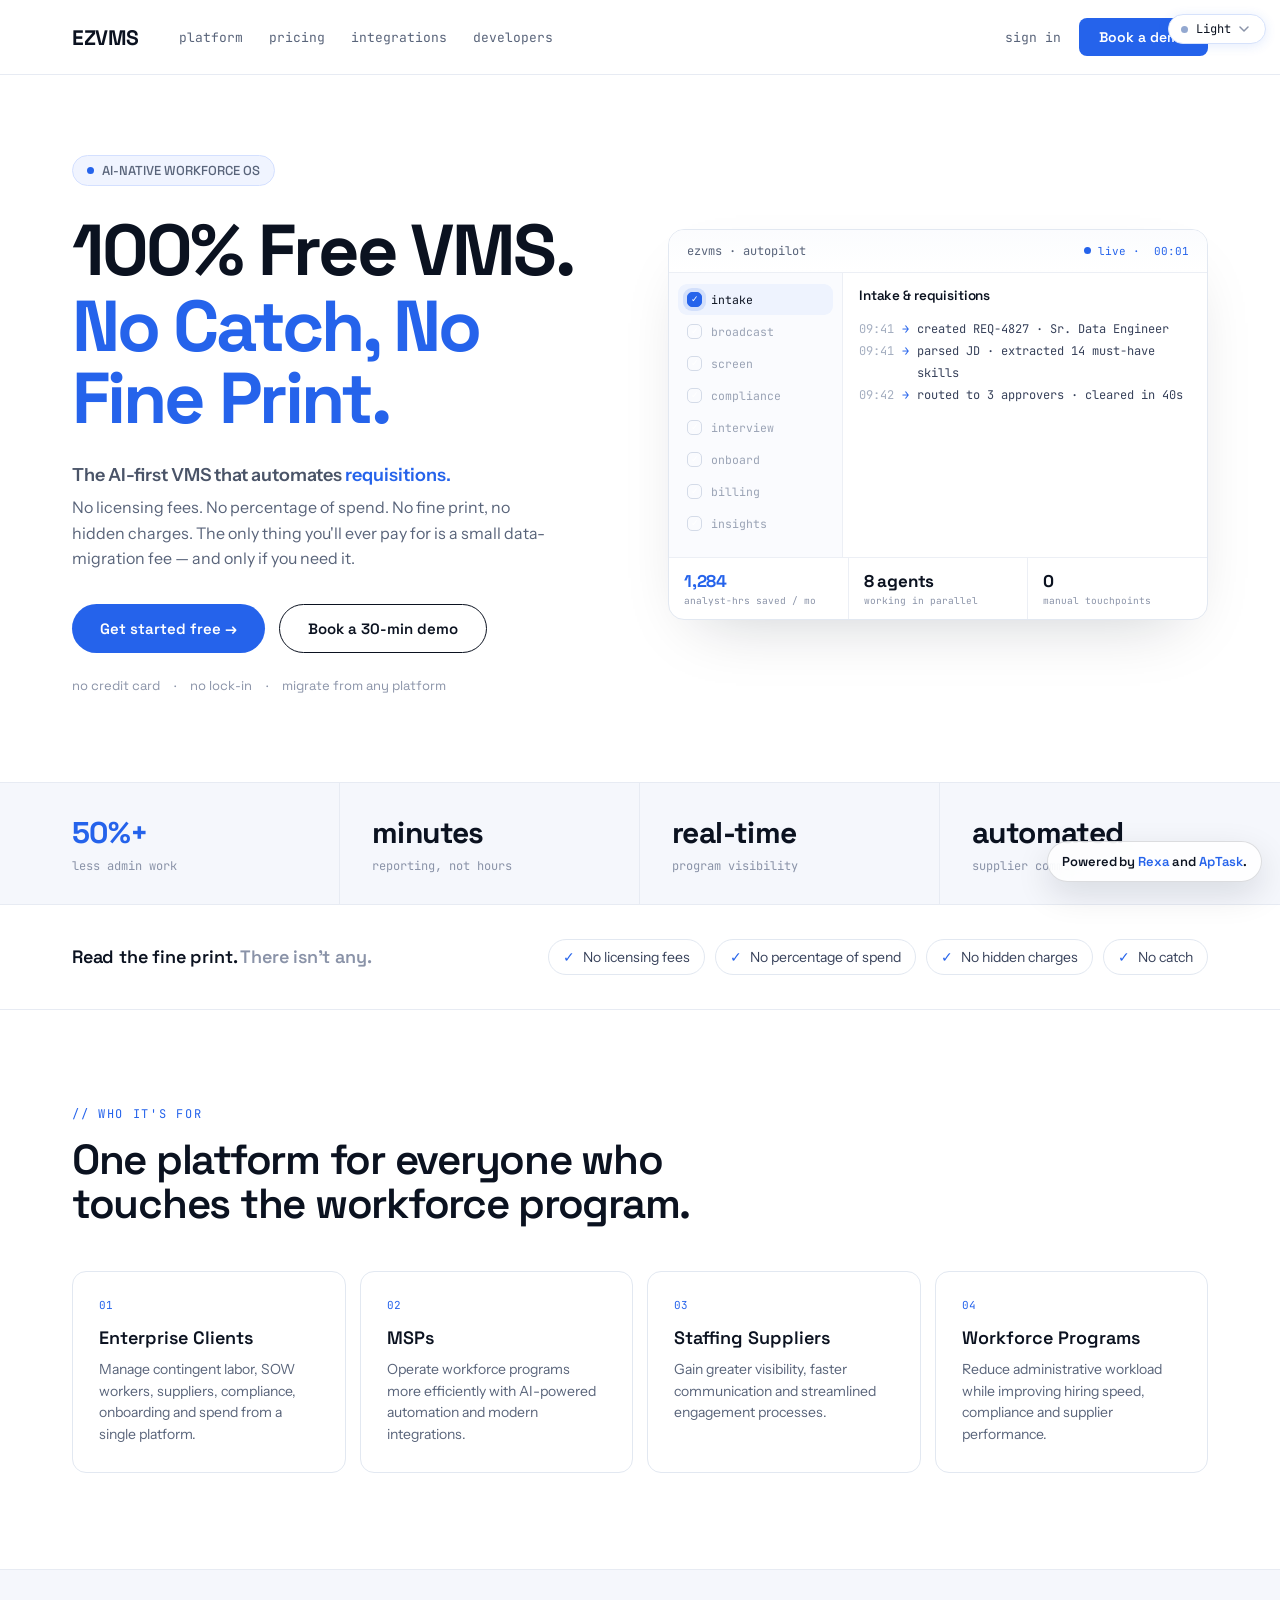
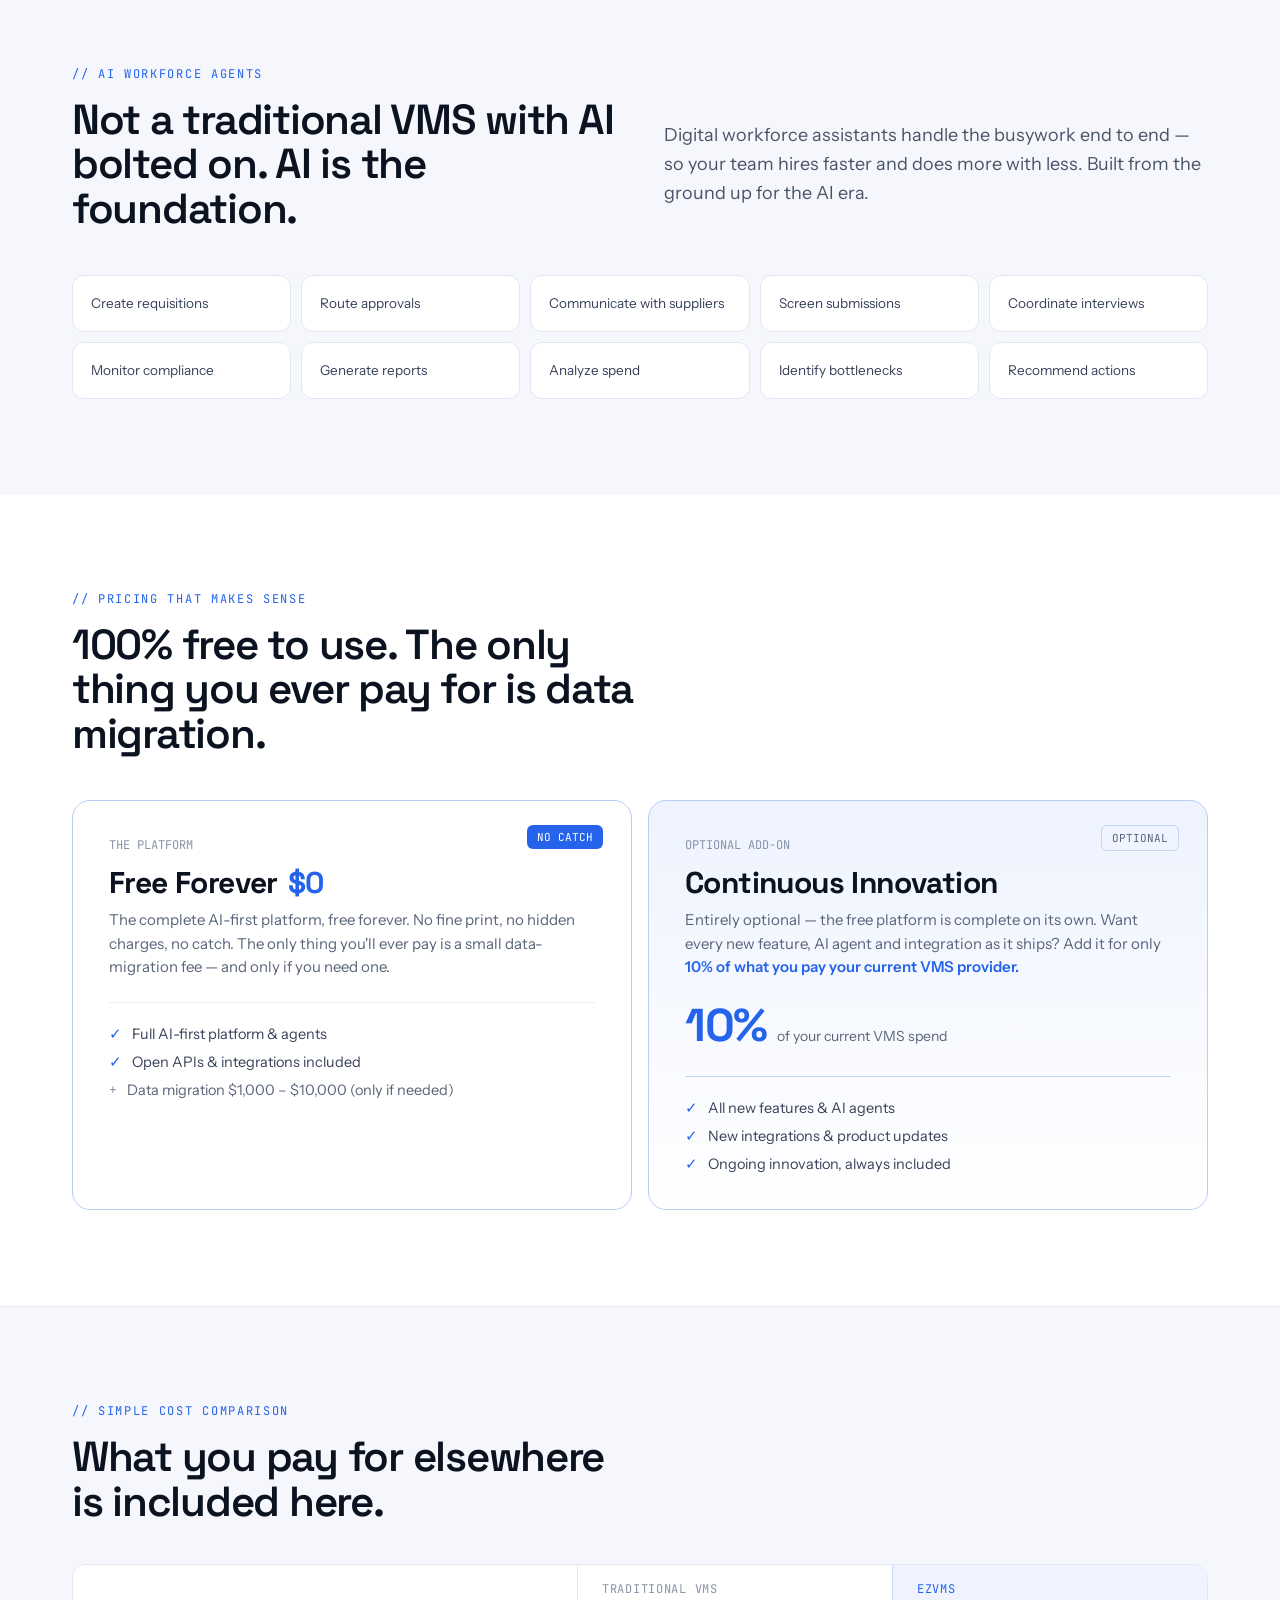
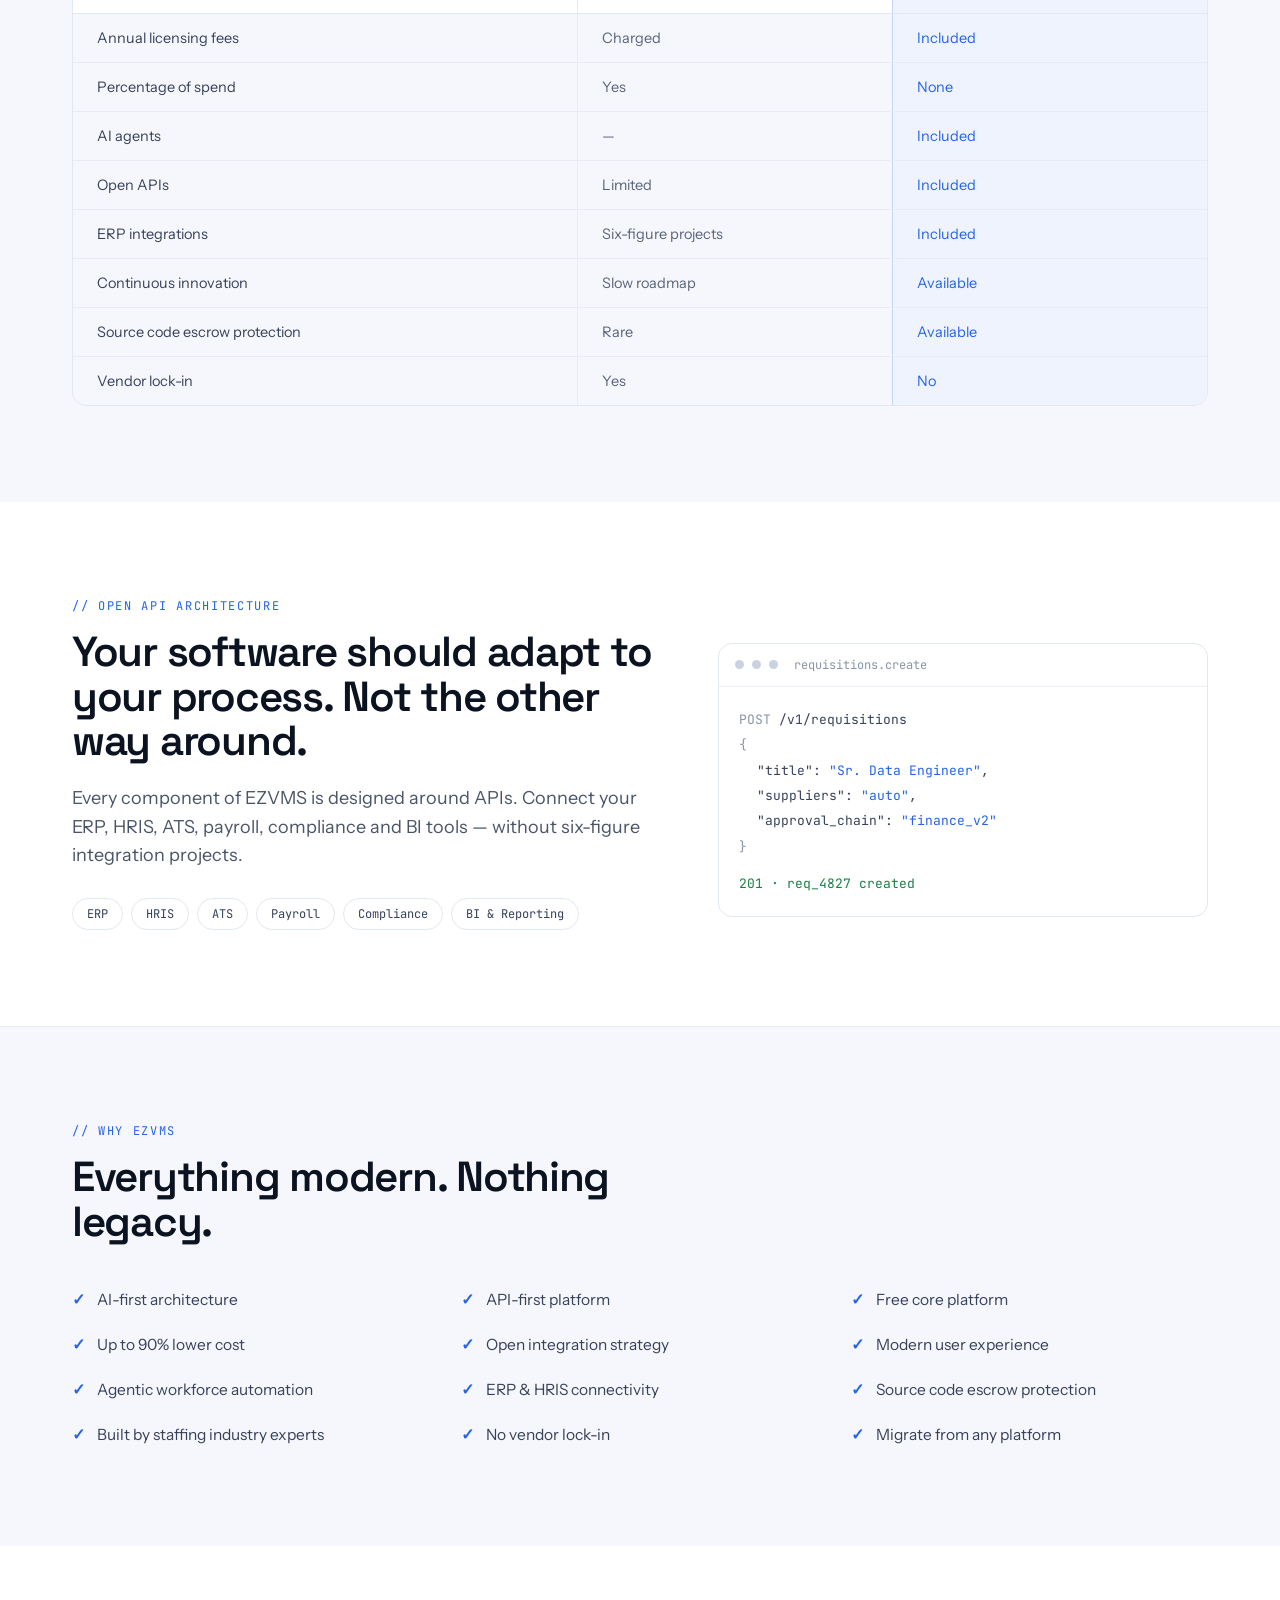
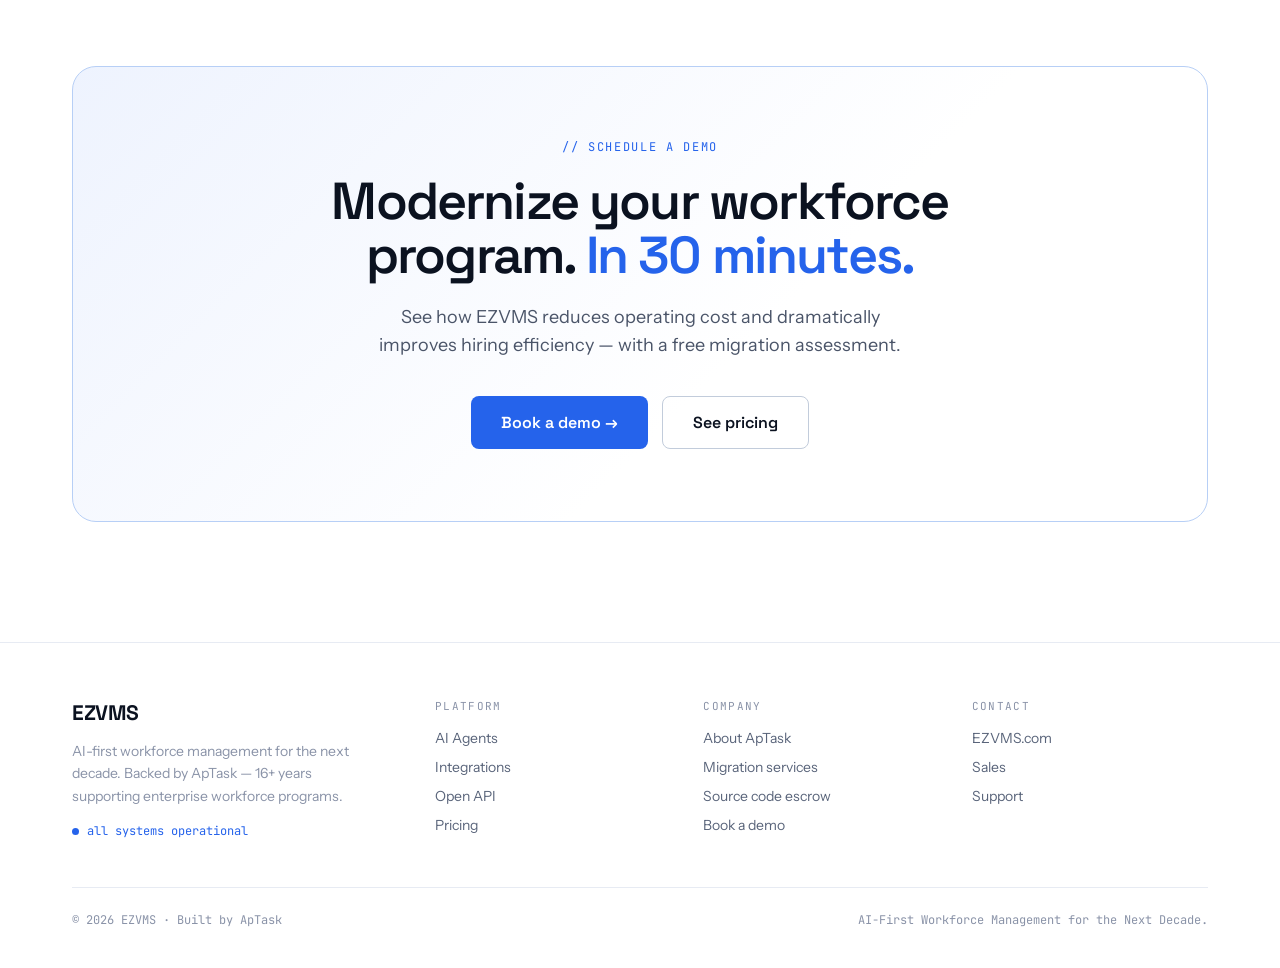
<file: index.html>
<!DOCTYPE html>
<html lang="en">
<head>
  <meta charset="utf-8">
  <meta name="viewport" content="width=device-width, initial-scale=1">
  <title>EZVMS — AI-First Workforce Management. 100% Free.</title>
  <link rel="preconnect" href="https://fonts.googleapis.com">
  <link rel="preconnect" href="https://fonts.gstatic.com" crossorigin>
  <link href="https://fonts.googleapis.com/css2?family=Space+Grotesk:wght@400;500;600;700&family=Instrument+Sans:ital,wght@0,400;0,500;0,600;1,400&family=JetBrains+Mono:wght@400;500;600&display=swap" rel="stylesheet">
  <style>
    *, *::before, *::after { box-sizing: border-box; }
    html { scroll-behavior: smooth; }
    body { margin: 0; background: #fff; color: #0B1220; font-family: 'Instrument Sans', sans-serif; -webkit-font-smoothing: antialiased; }
    a { text-decoration: none; color: inherit; }

    @keyframes ez-blink { 0%,49% { opacity:1; } 50%,100% { opacity:0; } }
    @keyframes ez-feed  { from { opacity:0; transform:translateY(6px); } to { opacity:1; transform:translateY(0); } }
    @keyframes ez-bar   { from { width:0; } }

    /* ===== HERO AUTOPILOT CONSOLE (animated AI automation engine) ===== */
    .ezap{background:#fff;border:1px solid #E2E8F1;border-radius:16px;overflow:hidden;box-shadow:0 26px 64px -30px rgba(11,18,32,.22);}
    .ezap-head{display:flex;align-items:center;justify-content:space-between;padding:13px 18px;border-bottom:1px solid #ECEFF5;background:linear-gradient(180deg,#FBFCFE,#FFF);}
    .ezap-dot{width:7px;height:7px;border-radius:50%;background:var(--accent);display:inline-block;animation:ezap-pulse 1.7s infinite;}
    @keyframes ezap-pulse{0%{box-shadow:0 0 0 0 rgba(37,99,235,.45);}70%{box-shadow:0 0 0 7px rgba(37,99,235,0);}100%{box-shadow:0 0 0 0 rgba(37,99,235,0);}}
    .ezap-body{display:flex;min-height:284px;}
    .ezap-rail{flex:none;width:174px;border-right:1px solid #ECEFF5;padding:11px 9px;background:#FAFBFE;display:flex;flex-direction:column;gap:1px;}
    .ezap-mod{display:flex;align-items:center;gap:9px;padding:8px 9px;border-radius:9px;font-family:'JetBrains Mono',monospace;font-size:11.5px;color:#9AA3B5;transition:background .3s,color .3s;}
    .ezap-mod .md-ic{width:15px;height:15px;border-radius:5px;border:1.5px solid #D4DBE8;flex:none;display:flex;align-items:center;justify-content:center;font-size:9px;line-height:1;color:#fff;transition:.3s;}
    .ezap-mod.is-active{background:#EEF3FE;color:#0B1220;}
    .ezap-mod.is-active .md-ic{border-color:var(--accent);background:var(--accent);box-shadow:0 0 0 4px rgba(37,99,235,.14);}
    .ezap-mod.is-done{color:#59647A;}
    .ezap-mod.is-done .md-ic{border-color:var(--accent);background:var(--accent);}
    .ezap-feedwrap{flex:1;min-width:0;display:flex;flex-direction:column;}
    .ezap-scene{display:flex;align-items:center;justify-content:space-between;gap:10px;padding:13px 16px 4px;}
    .ezap-scene-h{font-family:'Space Grotesk',sans-serif;font-weight:600;font-size:13.5px;color:#0B1220;letter-spacing:-0.01em;}
    .ezap-saved{font-family:'JetBrains Mono',monospace;font-size:10.5px;font-weight:600;color:#16A34A;background:#E7F6EE;border-radius:999px;padding:3px 9px;white-space:nowrap;opacity:0;transform:scale(.85);transition:opacity .3s,transform .3s;}
    .ezap-saved.show{opacity:1;transform:none;}
    .ezap-feed{flex:1;padding:8px 16px 14px;font-family:'JetBrains Mono',monospace;font-size:12px;line-height:1.85;color:#37415A;}
    .ezap-line{display:flex;gap:8px;opacity:0;transform:translateY(5px);animation:ez-feed .42s ease forwards;}
    .ezap-line .ln-t{color:#A4AEC0;flex:none;}
    .ezap-line .ln-a{color:var(--accent);flex:none;}
    .ezap-foot{display:flex;border-top:1px solid #ECEFF5;}
    .ezap-stat{flex:1;padding:12px 15px;border-right:1px solid #ECEFF5;}
    .ezap-stat:last-child{border-right:none;}
    .ezap-stat .sv{font-family:'Space Grotesk',sans-serif;font-weight:700;font-size:17px;color:#0B1220;letter-spacing:-0.01em;}
    .ezap-stat .sv.accent{color:var(--accent);}
    .ezap-stat .sl{font-family:'JetBrains Mono',monospace;font-size:9.5px;color:#8A93A8;margin-top:3px;line-height:1.3;}
    @media (max-width:980px){.ezap-rail{width:152px;}}
    @media (max-width:560px){.ezap-rail{display:none;}}
    @media (prefers-reduced-motion:reduce){.ezap-dot{animation:none;}.ezap-line{animation:none;opacity:1;transform:none;}}

    /* NAV */
    .nav-link:hover { color: #0B1220 !important; }
    .btn-demo:hover { transform: translateY(-1px); }
    .btn-outline:hover { border-color: #8A93A8 !important; }

    /* CARDS */
    .who-card:hover { border-color: #B7CFF6 !important; transform: translateY(-3px); }
    .agent-tile:hover { border-color: #B7CFF6 !important; }
    .cta-primary:hover { transform: translateY(-2px); }
    .cta-outline:hover { border-color: #8A93A8 !important; }

    /* FOOTER LINKS */
    .foot-link:hover { color: #0B1220 !important; }

    /* DESIGN SWITCHER */
    .ds-opt:hover { background: #F5F7FC; }

    /* ===== BOOK-A-DEMO SCHEDULING MODAL ===== */
    .dm-overlay{position:fixed;inset:0;z-index:10000;display:none;align-items:center;justify-content:center;padding:20px;background:rgba(11,18,32,.55);backdrop-filter:blur(4px);opacity:0;transition:opacity .22s ease;}
    .dm-overlay.dm-open{display:flex;opacity:1;}
    .dm-card{position:relative;width:100%;max-width:920px;max-height:92vh;background:#fff;border-radius:20px;overflow:hidden;display:flex;flex-direction:column;box-shadow:0 30px 80px rgba(11,18,32,.28);transform:translateY(12px) scale(.985);transition:transform .24s cubic-bezier(.2,.7,.3,1);}
    .dm-overlay.dm-open .dm-card{transform:none;}
    .dm-close{position:absolute;top:14px;right:14px;z-index:3;width:34px;height:34px;border-radius:50%;border:none;background:#F0F3F9;color:#4A5468;font-size:20px;line-height:1;cursor:pointer;display:flex;align-items:center;justify-content:center;transition:background .15s;}
    .dm-close:hover{background:#E2E8F1;color:#0B1220;}
    .dm-body{display:flex;flex:1;min-height:0;overflow:auto;font-family:'Instrument Sans',sans-serif;}
    .dm-info{flex:none;width:294px;padding:34px 28px;border-right:1px solid #EDF1F8;background:linear-gradient(180deg,#F7FAFF,#FFF);}
    .dm-brand{display:flex;align-items:center;gap:9px;font-family:'Space Grotesk',sans-serif;font-weight:700;font-size:18px;color:#0B1220;margin-bottom:20px;}
    .dm-brand-dot{width:27px;height:27px;border-radius:7px;background:var(--accent,#2563EB);color:#fff;display:flex;align-items:center;justify-content:center;font-size:13px;font-weight:700;}
    .dm-host{font-size:14px;color:#8A93A8;margin:0 0 4px;}
    .dm-title{font-family:'Space Grotesk',sans-serif;font-weight:600;font-size:25px;line-height:1.15;color:#0B1220;margin:0 0 18px;}
    .dm-meta{display:flex;align-items:flex-start;gap:9px;font-size:13.5px;color:#4A5468;margin-bottom:11px;line-height:1.45;}
    .dm-meta svg{flex:none;color:#8A93A8;margin-top:1px;}
    .dm-desc{font-size:13.5px;line-height:1.6;color:#6B7486;margin-top:18px;border-top:1px solid #EDF1F8;padding-top:16px;}
    .dm-pick{flex:1;min-width:0;padding:26px 28px;display:flex;gap:24px;}
    .dm-cal{flex:1;min-width:0;}
    .dm-pick-h{font-family:'Space Grotesk',sans-serif;font-weight:600;font-size:19px;color:#0B1220;margin:0 0 16px;}
    .dm-cal-nav{display:flex;align-items:center;justify-content:space-between;margin-bottom:12px;}
    .dm-month{font-family:'Space Grotesk',sans-serif;font-weight:600;font-size:15px;color:#0B1220;}
    .dm-navbtn{width:30px;height:30px;border-radius:8px;border:1px solid #E2E8F1;background:#fff;color:#4A5468;cursor:pointer;font-size:15px;display:flex;align-items:center;justify-content:center;transition:.15s;}
    .dm-navbtn:hover:not(:disabled){border-color:var(--accent,#2563EB);color:var(--accent,#2563EB);}
    .dm-navbtn:disabled{opacity:.35;cursor:default;}
    .dm-grid{display:grid;grid-template-columns:repeat(7,1fr);gap:4px;}
    .dm-dow{text-align:center;font-family:'JetBrains Mono',monospace;font-size:10px;letter-spacing:.04em;color:#A4AEC0;padding:5px 0;}
    .dm-day{aspect-ratio:1;border:none;background:#F4F7FC;border-radius:9px;font-family:'Space Grotesk',sans-serif;font-size:14px;font-weight:600;color:var(--accent,#2563EB);cursor:pointer;transition:.12s;display:flex;align-items:center;justify-content:center;padding:0;}
    .dm-day:hover:not(:disabled){background:var(--accent,#2563EB);color:#fff;}
    .dm-day:disabled{background:transparent;color:#C9D0DC;cursor:default;font-weight:400;}
    .dm-day.dm-sel{background:var(--accent,#2563EB);color:#fff;box-shadow:0 4px 12px rgba(37,99,235,.3);}
    .dm-day.dm-today:not(.dm-sel){box-shadow:inset 0 0 0 1.5px var(--accent,#2563EB);}
    .dm-day-empty{aspect-ratio:1;}
    .dm-times{flex:none;width:188px;display:flex;flex-direction:column;min-height:0;}
    .dm-times-h{font-size:13.5px;color:#4A5468;margin:0 0 12px;font-weight:600;}
    .dm-times-scroll{overflow-y:auto;max-height:312px;display:flex;flex-direction:column;gap:8px;padding-right:4px;}
    .dm-slot{padding:12px;border:1.5px solid #D6E2FB;border-radius:9px;background:#fff;color:var(--accent,#2563EB);font-family:'Space Grotesk',sans-serif;font-size:14px;font-weight:600;cursor:pointer;text-align:center;transition:.12s;flex:none;}
    .dm-slot:hover{border-color:var(--accent,#2563EB);background:#F2F6FE;}
    .dm-empty-times{font-size:13px;color:#A4AEC0;text-align:center;padding-top:36px;line-height:1.6;}
    .dm-confirm{padding:30px;max-width:460px;margin:0 auto;width:100%;}
    .dm-field{margin-bottom:15px;}
    .dm-label{display:block;font-size:13px;font-weight:600;color:#0B1220;margin-bottom:6px;}
    .dm-input{width:100%;padding:12px 14px;border:1.5px solid #D6E2FB;border-radius:9px;font-family:'Instrument Sans',sans-serif;font-size:14px;color:#0B1220;outline:none;transition:border-color .15s;}
    .dm-input:focus{border-color:var(--accent,#2563EB);}
    .dm-cta{display:block;width:100%;padding:14px;border:none;border-radius:999px;background:var(--accent,#2563EB);color:#fff;font-family:'Space Grotesk',sans-serif;font-size:15px;font-weight:600;cursor:pointer;transition:transform .15s;}
    .dm-cta:hover{transform:translateY(-1px);}
    .dm-link{background:none;border:none;color:#8A93A8;font-size:13.5px;cursor:pointer;font-family:'Instrument Sans',sans-serif;padding:8px;}
    .dm-link:hover{color:#0B1220;}
    .dm-sel-pill{display:flex;align-items:center;gap:9px;font-size:14px;color:#0B1220;background:#F2F6FE;border:1px solid #D6E2FB;border-radius:9px;padding:12px 14px;margin-bottom:20px;}
    .dm-note{font-family:'JetBrains Mono',monospace;font-size:10.5px;color:#A4AEC0;text-align:center;margin-top:14px;line-height:1.5;}
    .dm-success{padding:48px 30px;text-align:center;max-width:440px;margin:0 auto;}
    .dm-success .dm-title{font-size:26px;margin-bottom:10px;}
    .dm-success p{color:#4A5468;font-size:15px;line-height:1.6;margin:0 0 4px;}
    .dm-check{width:60px;height:60px;border-radius:50%;background:#E7F6EE;color:#16A34A;display:flex;align-items:center;justify-content:center;margin:0 auto 20px;font-size:30px;}
    .dm-when{font-family:'Space Grotesk',sans-serif;font-weight:600;font-size:18px;color:var(--accent,#2563EB);margin:10px 0 6px;}
    .dm-iframe{width:100%;height:680px;max-height:86vh;border:none;display:block;}
    @media (max-width:760px){
      .dm-info{display:none;}
      .dm-pick{flex-direction:column;padding:22px;}
      .dm-times{width:100%;}
      .dm-times-scroll{max-height:220px;}
      .dm-card{max-height:94vh;}
    }

    /* ===== LOGIN MODAL ===== */
    .lm-card{max-width:430px;}
    .lm-wrap{padding:40px 38px 32px;}
    .lm-sub{font-size:14px;color:#8A93A8;margin:0 0 24px;}
    .lm-row{display:flex;align-items:center;justify-content:space-between;margin:2px 0 20px;}
    .lm-remember{display:flex;align-items:center;gap:8px;font-size:13.5px;color:#4A5468;cursor:pointer;user-select:none;}
    .lm-remember input{width:16px;height:16px;accent-color:var(--accent,#2563EB);cursor:pointer;}
    .lm-forgot{font-size:13.5px;color:var(--accent,#2563EB);font-weight:600;cursor:pointer;background:none;border:none;font-family:'Instrument Sans',sans-serif;}
    .lm-forgot:hover{text-decoration:underline;}
    .lm-div{display:flex;align-items:center;gap:12px;margin:20px 0;color:#A4AEC0;font-size:11px;font-family:'JetBrains Mono',monospace;letter-spacing:.08em;}
    .lm-div::before,.lm-div::after{content:"";flex:1;height:1px;background:#E7EBF3;}
    .lm-sso{display:block;width:100%;padding:13px;border:1.5px solid #D6E2FB;border-radius:999px;background:#fff;color:#0B1220;font-family:'Space Grotesk',sans-serif;font-size:14px;font-weight:600;cursor:pointer;transition:.15s;}
    .lm-sso:hover{border-color:var(--accent,#2563EB);background:#F7FAFF;}
    .lm-foot{text-align:center;font-size:13.5px;color:#8A93A8;margin-top:22px;}
    .lm-foot button{color:var(--accent,#2563EB);font-weight:600;cursor:pointer;background:none;border:none;font-family:'Instrument Sans',sans-serif;font-size:13.5px;}
    .lm-foot button:hover{text-decoration:underline;}
    .lm-pw-wrap{position:relative;}
    .lm-pw-toggle{position:absolute;right:8px;top:50%;transform:translateY(-50%);background:none;border:none;color:#8A93A8;font-size:11px;font-weight:600;font-family:'JetBrains Mono',monospace;cursor:pointer;padding:6px 8px;}
    .lm-pw-toggle:hover{color:var(--accent,#2563EB);}
  </style>
</head>
<body>

<!-- DESIGN SWITCHER -->
<div id="ds-wrap" style="position:fixed;top:14px;right:14px;z-index:9999;user-select:none;font-family:'JetBrains Mono',monospace;">
  <button id="ds-btn" style="display:flex;align-items:center;gap:8px;background:#fff;border:1.5px solid #D6E2FB;border-radius:999px;padding:8px 16px 8px 12px;font-family:'JetBrains Mono',monospace;font-size:12px;color:#0B1220;cursor:pointer;box-shadow:0 2px 12px rgba(37,99,235,.12);white-space:nowrap;line-height:1;">
    <span style="width:7px;height:7px;border-radius:50%;background:#93A8D0;display:inline-block;flex:none;"></span>
    Light
    <svg width="10" height="6" viewBox="0 0 10 6" fill="none"><path d="M1 1l4 4 4-4" stroke="#8A93A8" stroke-width="1.5" stroke-linecap="round" stroke-linejoin="round"/></svg>
  </button>
  <div id="ds-menu" style="display:none;position:absolute;top:calc(100% + 8px);right:0;background:#fff;border:1px solid #E2E8F1;border-radius:14px;box-shadow:0 12px 40px rgba(11,18,32,.14);min-width:176px;overflow:hidden;padding:5px;">
    <a href="v3.html" class="ds-opt" style="display:flex;align-items:center;gap:10px;padding:10px 14px;border-radius:9px;font-family:'Space Grotesk',sans-serif;font-size:14px;font-weight:500;color:#3A4254;transition:background .15s;">
      <span style="width:8px;height:8px;border-radius:50%;background:#2563EB;flex:none;"></span>Bold
    </a>
    <div style="background:#EEF3FE;border-radius:9px;display:flex;align-items:center;gap:10px;padding:10px 14px;font-family:'Space Grotesk',sans-serif;font-size:14px;font-weight:600;color:#2563EB;">
      <span style="width:8px;height:8px;border-radius:50%;background:#93A8D0;flex:none;"></span>Light
    </div>
    <a href="v1.html" class="ds-opt" style="display:flex;align-items:center;gap:10px;padding:10px 14px;border-radius:9px;font-family:'Space Grotesk',sans-serif;font-size:14px;font-weight:500;color:#3A4254;transition:background .15s;">
      <span style="width:8px;height:8px;border-radius:50%;background:#0C0E0D;flex:none;"></span>Dark
    </a>
  </div>
</div>
<script>
(function(){
  const btn=document.getElementById('ds-btn'),menu=document.getElementById('ds-menu');
  btn.addEventListener('click',function(e){e.stopPropagation();menu.style.display=menu.style.display==='none'?'block':'none';});
  document.addEventListener('click',function(){menu.style.display='none';});
})();
</script>

<div id="root" style="--accent:#2563EB;--ink:#FFFFFF;background:#FFFFFF;min-height:100vh;">

  <!-- NAV -->
  <header id="nav" style="position:sticky;top:0;z-index:50;background:rgba(255,255,255,0.72);backdrop-filter:blur(12px);-webkit-backdrop-filter:blur(12px);border-bottom:1px solid #E7EBF3;transition:background .2s,border-color .2s;">
    <div style="max-width:1200px;margin:0 auto;display:flex;align-items:center;justify-content:space-between;padding:18px 32px;">
      <div style="display:flex;align-items:center;gap:40px;">
        <a href="index.html" style="font-family:'Space Grotesk',sans-serif;font-weight:700;font-size:21px;letter-spacing:-0.02em;color:#0B1220;">EZVMS</a>
        <nav style="display:flex;gap:26px;font-family:'JetBrains Mono',monospace;font-size:13px;color:#59647A;">
          <a href="#platform" class="nav-link" style="transition:color .2s;">platform</a>
          <a href="#pricing" class="nav-link" style="transition:color .2s;">pricing</a>
          <a href="#integrations" class="nav-link" style="transition:color .2s;">integrations</a>
          <a href="#api" class="nav-link" style="transition:color .2s;">developers</a>
        </nav>
      </div>
      <div style="display:flex;align-items:center;gap:18px;">
        <span style="font-family:'JetBrains Mono',monospace;font-size:13px;color:#59647A;cursor:pointer;">sign in</span>
        <a href="#demo" class="btn-demo" style="background:var(--accent);color:var(--ink);font-family:'Space Grotesk',sans-serif;font-size:14px;font-weight:600;padding:10px 20px;border-radius:8px;transition:transform .2s;">Book a demo</a>
      </div>
    </div>
  </header>

  <!-- HERO -->
  <section id="platform" style="max-width:1200px;margin:0 auto;padding:80px 32px 88px;">
    <div style="display:grid;grid-template-columns:1fr 1fr;gap:56px;align-items:center;">
      <div>
        <div style="display:inline-flex;align-items:center;gap:8px;font-family:'Space Grotesk',sans-serif;font-size:13px;font-weight:500;color:#59647A;background:#F0F4FF;border:1px solid #D4E0FF;border-radius:999px;padding:6px 14px;margin-bottom:28px;">
          <span style="width:7px;height:7px;border-radius:50%;background:var(--accent);display:inline-block;"></span> AI-NATIVE WORKFORCE OS
        </div>
        <h1 style="font-family:'Space Grotesk',sans-serif;font-weight:700;font-size:72px;line-height:1.0;letter-spacing:-0.04em;color:#0B1220;margin:0 0 4px;">100% Free VMS.</h1>
        <h1 style="font-family:'Space Grotesk',sans-serif;font-weight:700;font-size:72px;line-height:1.0;letter-spacing:-0.04em;color:var(--accent);margin:0 0 28px;">No Catch, No Fine Print.</h1>
        <p style="font-size:18px;line-height:1.5;color:#4A5468;max-width:480px;margin:0 0 6px;font-weight:600;">The AI-first VMS that automates <span style="color:var(--accent);">requisitions.</span></p>
        <p style="font-size:16px;line-height:1.6;color:#59647A;max-width:480px;margin:0 0 32px;">No licensing fees. No percentage of spend. No fine print, no hidden charges. The only thing you'll ever pay for is a small data-migration fee — and only if you need it.</p>
        <div style="display:flex;gap:14px;align-items:center;margin-bottom:24px;flex-wrap:wrap;">
          <a href="#demo" class="cta-primary" style="background:var(--accent);color:#fff;font-family:'Space Grotesk',sans-serif;font-size:15px;font-weight:600;padding:15px 28px;border-radius:999px;transition:transform .2s;">Get started free →</a>
          <a href="#demo" class="btn-outline" style="border:1.5px solid #0B1220;color:#0B1220;font-family:'Space Grotesk',sans-serif;font-size:15px;font-weight:600;padding:14px 28px;border-radius:999px;transition:border-color .2s;">Book a 30-min demo</a>
        </div>
        <div style="display:flex;gap:14px;font-family:'Space Grotesk',sans-serif;font-size:13px;color:#8A93A8;flex-wrap:wrap;">
          <span>no credit card</span><span>·</span><span>no lock-in</span><span>·</span><span>migrate from any platform</span>
        </div>
      </div>

      <!-- EZVMS Autopilot — live, animated AI automation console -->
      <div class="ezap" id="ezap" role="img" aria-label="EZVMS Autopilot running the full requisition-to-pay workflow across eight AI agents with zero manual touchpoints — over 1,280 analyst-hours saved per month.">
        <div class="ezap-head">
          <span style="font-family:'JetBrains Mono',monospace;font-size:12px;color:#59647A;">ezvms&nbsp;·&nbsp;autopilot</span>
          <span style="display:flex;align-items:center;gap:7px;font-family:'JetBrains Mono',monospace;font-size:11px;color:var(--accent);">
            <span class="ezap-dot"></span>live&nbsp;·&nbsp;<span id="ezap-clock">00:00</span>
          </span>
        </div>
        <div class="ezap-body">
          <div class="ezap-rail" id="ezap-rail" aria-hidden="true"></div>
          <div class="ezap-feedwrap">
            <div class="ezap-scene">
              <span class="ezap-scene-h" id="ezap-scene-h">Intake &amp; requisitions</span>
              <span class="ezap-saved" id="ezap-saved">saved +0h</span>
            </div>
            <div class="ezap-feed" id="ezap-feed"></div>
          </div>
        </div>
        <div class="ezap-foot">
          <div class="ezap-stat"><div class="sv accent" id="ezap-tally">1,284</div><div class="sl">analyst-hrs saved / mo</div></div>
          <div class="ezap-stat"><div class="sv">8 agents</div><div class="sl">working in parallel</div></div>
          <div class="ezap-stat"><div class="sv">0</div><div class="sl">manual touchpoints</div></div>
        </div>
      </div>
    </div>
  </section>

  <!-- EZVMS Autopilot console engine -->
  <script>
  (function(){
    const feed=document.getElementById('ezap-feed');
    if(!feed) return;
    const rail=document.getElementById('ezap-rail'),
          sceneH=document.getElementById('ezap-scene-h'),
          savedEl=document.getElementById('ezap-saved'),
          clockEl=document.getElementById('ezap-clock'),
          tallyEl=document.getElementById('ezap-tally');
    const reduce=window.matchMedia&&window.matchMedia('(prefers-reduced-motion:reduce)').matches;

    const MODULES=[
      {rail:'intake',     title:'Intake & requisitions',  saved:2.4, steps:[
        ['09:41','created REQ-4827 · Sr. Data Engineer'],
        ['09:41','parsed JD · extracted 14 must-have skills'],
        ['09:42','routed to 3 approvers · cleared in 40s']]},
      {rail:'broadcast',  title:'Supplier broadcast',     saved:3.1, steps:[
        ['09:43','dispatched to 12 suppliers + internal bench'],
        ['09:44','matched 4 ready candidates from talent pool'],
        ['09:46','negotiated bill rate · $82/hr ↓ 6%']]},
      {rail:'screen',     title:'Screen & match',         saved:6.8, steps:[
        ['09:50','ingested 41 submissions'],
        ['09:52','scored & ranked · surfaced top 6'],
        ['09:52','deduped 3 · flagged 1 rate outlier']]},
      {rail:'compliance', title:'Compliance & documents', saved:2.0, steps:[
        ['09:53','verified right-to-work · 6 / 6 clear'],
        ['09:54','checked certifications & insurance'],
        ['09:55','flagged 2 documents expiring < 30d']]},
      {rail:'interview',  title:'Interview coordination',  saved:1.7, steps:[
        ['09:56','proposed 9 interview slots'],
        ['09:58','synced 3 calendars · booked 4 panels'],
        ['10:01','sent prep packs + auto reminders']]},
      {rail:'onboard',    title:'Offer & onboarding',      saved:2.9, steps:[
        ['10:03','generated offer · e-signed in 11 min'],
        ['10:05','provisioned access · day-1 ready'],
        ['10:06','kicked off background check']]},
      {rail:'billing',    title:'Timesheets & billing',    saved:4.2, steps:[
        ['10:08','auto-approved 38 timesheets'],
        ['10:09','reconciled invoices · 0 exceptions'],
        ['10:10','flagged 1 overtime breach for review']]},
      {rail:'insights',   title:'Spend & insights',        saved:1.5, steps:[
        ['10:12','analyzed $1.2M program spend'],
        ['10:13','detected bottleneck · approval stage'],
        ['10:14','recommended 2 cost-saving actions']]}
    ];

    const mods=MODULES.map(function(m){
      const el=document.createElement('div');
      el.className='ezap-mod';
      el.innerHTML='<span class="md-ic">&#10003;</span><span>'+m.rail+'</span>';
      rail.appendChild(el);
      return el;
    });

    let tally=1284;
    function setTally(v){ tallyEl.textContent=Math.round(v).toLocaleString('en-US'); }
    setTally(tally);
    function bumpTally(amount){
      const start=tally, end=tally+amount, t0=performance.now(), dur=900;
      tally=end;
      (function step(now){
        const p=Math.max(0,Math.min(1,(now-t0)/dur)), e=1-Math.pow(1-p,3);
        setTally(start+(end-start)*e);
        if(p<1) requestAnimationFrame(step);
      })(t0);
    }

    function mmss(s){ return String(Math.floor(s/60)).padStart(2,'0')+':'+String(s%60).padStart(2,'0'); }
    let clockSec=0, clockTimer=null;
    function startClock(){ clockSec=0; clockEl.textContent='00:00'; clearInterval(clockTimer); clockTimer=setInterval(function(){clockSec++; clockEl.textContent=mmss(clockSec);},1000); }

    let timers=[];
    function later(fn,ms){ timers.push(setTimeout(fn,ms)); }
    function clearTimers(){ timers.forEach(clearTimeout); timers=[]; }

    function addLine(s){
      const d=document.createElement('div');
      d.className='ezap-line';
      d.innerHTML='<span class="ln-t">'+s[0]+'</span><span class="ln-a">&#8594;</span><span>'+s[1]+'</span>';
      feed.appendChild(d);
    }

    function runModule(i){
      clearTimers();
      const m=MODULES[i];
      mods.forEach(function(el,k){ el.classList.toggle('is-done',k<i); el.classList.toggle('is-active',k===i); });
      sceneH.textContent=m.title;
      savedEl.classList.remove('show');
      feed.innerHTML='';
      m.steps.forEach(function(s,si){ later(function(){ addLine(s); }, si*780); });
      const done=m.steps.length*780;
      later(function(){ savedEl.textContent='saved +'+m.saved+'h'; savedEl.classList.add('show'); bumpTally(m.saved); }, done+140);
      later(function(){
        mods[i].classList.remove('is-active'); mods[i].classList.add('is-done');
        const next=i+1;
        if(next>=MODULES.length){ later(function(){ mods.forEach(function(el){el.classList.remove('is-done','is-active');}); startClock(); runModule(0); }, 1700); }
        else { runModule(next); }
      }, done+960);
    }

    if(reduce){
      mods.forEach(function(el){ el.classList.add('is-done'); });
      const m=MODULES[2]; sceneH.textContent=m.title; m.steps.forEach(addLine);
      savedEl.textContent='saved +24.6h'; savedEl.classList.add('show');
      setTally(1308); clockEl.textContent='33:00';
      return;
    }

    let started=false;
    function go(){ if(started) return; started=true; startClock(); runModule(0); }
    if('IntersectionObserver' in window){
      const io=new IntersectionObserver(function(es){ es.forEach(function(e){ if(e.isIntersecting){ go(); io.disconnect(); } }); },{threshold:0.2});
      io.observe(document.getElementById('ezap'));
    } else { go(); }
  })();
  </script>

  <!-- VALUE STRIP -->
  <section style="border-top:1px solid #E7EBF3;border-bottom:1px solid #E7EBF3;background:#F5F7FC;">
    <div style="max-width:1200px;margin:0 auto;display:grid;grid-template-columns:repeat(4,1fr);">
      <div style="padding:30px 32px;border-right:1px solid #E7EBF3;">
        <div style="font-family:'Space Grotesk',sans-serif;font-weight:700;font-size:30px;color:var(--accent);letter-spacing:-0.02em;">50%+</div>
        <div style="font-family:'JetBrains Mono',monospace;font-size:12px;color:#8A93A8;margin-top:6px;">less admin work</div>
      </div>
      <div style="padding:30px 32px;border-right:1px solid #E7EBF3;">
        <div style="font-family:'Space Grotesk',sans-serif;font-weight:700;font-size:30px;color:#0B1220;letter-spacing:-0.02em;">minutes</div>
        <div style="font-family:'JetBrains Mono',monospace;font-size:12px;color:#8A93A8;margin-top:6px;">reporting, not hours</div>
      </div>
      <div style="padding:30px 32px;border-right:1px solid #E7EBF3;">
        <div style="font-family:'Space Grotesk',sans-serif;font-weight:700;font-size:30px;color:#0B1220;letter-spacing:-0.02em;">real-time</div>
        <div style="font-family:'JetBrains Mono',monospace;font-size:12px;color:#8A93A8;margin-top:6px;">program visibility</div>
      </div>
      <div style="padding:30px 32px;">
        <div style="font-family:'Space Grotesk',sans-serif;font-weight:700;font-size:30px;color:#0B1220;letter-spacing:-0.02em;">automated</div>
        <div style="font-family:'JetBrains Mono',monospace;font-size:12px;color:#8A93A8;margin-top:6px;">supplier comms</div>
      </div>
    </div>
  </section>

  <!-- NO CATCH BAND -->
  <section style="border-bottom:1px solid #E7EBF3;background:#FFFFFF;">
    <div style="max-width:1200px;margin:0 auto;padding:34px 32px;display:flex;align-items:center;justify-content:space-between;flex-wrap:wrap;gap:18px;">
      <div style="font-family:'Space Grotesk',sans-serif;font-weight:600;font-size:18px;color:#0B1220;letter-spacing:-0.01em;">Read the fine print. <span style="color:#8A93A8;">There isn't any.</span></div>
      <div style="display:flex;gap:10px;flex-wrap:wrap;">
        <span style="display:flex;align-items:center;gap:8px;font-size:14px;color:#37415A;border:1px solid #E2E8F1;border-radius:999px;padding:8px 14px;"><span style="color:var(--accent);">✓</span> No licensing fees</span>
        <span style="display:flex;align-items:center;gap:8px;font-size:14px;color:#37415A;border:1px solid #E2E8F1;border-radius:999px;padding:8px 14px;"><span style="color:var(--accent);">✓</span> No percentage of spend</span>
        <span style="display:flex;align-items:center;gap:8px;font-size:14px;color:#37415A;border:1px solid #E2E8F1;border-radius:999px;padding:8px 14px;"><span style="color:var(--accent);">✓</span> No hidden charges</span>
        <span style="display:flex;align-items:center;gap:8px;font-size:14px;color:#37415A;border:1px solid #E2E8F1;border-radius:999px;padding:8px 14px;"><span style="color:var(--accent);">✓</span> No catch</span>
      </div>
    </div>
  </section>

  <!-- WHO IT'S FOR -->
  <section data-reveal style="max-width:1200px;margin:0 auto;padding:96px 32px;opacity:0;transform:translateY(16px);">
    <div style="font-family:'JetBrains Mono',monospace;font-size:12px;letter-spacing:.14em;color:var(--accent);margin-bottom:16px;">// WHO IT'S FOR</div>
    <h2 style="font-family:'Space Grotesk',sans-serif;font-weight:600;font-size:42px;line-height:1.06;letter-spacing:-0.03em;color:#0B1220;margin:0 0 44px;max-width:620px;">One platform for everyone who touches the workforce program.</h2>
    <div style="display:grid;grid-template-columns:repeat(4,1fr);gap:14px;">
      <div class="who-card" style="background:#FFFFFF;border:1px solid #E2E8F1;border-radius:14px;padding:26px;transition:border-color .25s,transform .25s;">
        <div style="font-family:'JetBrains Mono',monospace;font-size:11px;color:var(--accent);margin-bottom:14px;">01</div>
        <div style="font-family:'Space Grotesk',sans-serif;font-weight:600;font-size:18px;color:#0B1220;margin-bottom:10px;">Enterprise Clients</div>
        <div style="font-size:14px;line-height:1.55;color:#59647A;">Manage contingent labor, SOW workers, suppliers, compliance, onboarding and spend from a single platform.</div>
      </div>
      <div class="who-card" style="background:#FFFFFF;border:1px solid #E2E8F1;border-radius:14px;padding:26px;transition:border-color .25s,transform .25s;">
        <div style="font-family:'JetBrains Mono',monospace;font-size:11px;color:var(--accent);margin-bottom:14px;">02</div>
        <div style="font-family:'Space Grotesk',sans-serif;font-weight:600;font-size:18px;color:#0B1220;margin-bottom:10px;">MSPs</div>
        <div style="font-size:14px;line-height:1.55;color:#59647A;">Operate workforce programs more efficiently with AI-powered automation and modern integrations.</div>
      </div>
      <div class="who-card" style="background:#FFFFFF;border:1px solid #E2E8F1;border-radius:14px;padding:26px;transition:border-color .25s,transform .25s;">
        <div style="font-family:'JetBrains Mono',monospace;font-size:11px;color:var(--accent);margin-bottom:14px;">03</div>
        <div style="font-family:'Space Grotesk',sans-serif;font-weight:600;font-size:18px;color:#0B1220;margin-bottom:10px;">Staffing Suppliers</div>
        <div style="font-size:14px;line-height:1.55;color:#59647A;">Gain greater visibility, faster communication and streamlined engagement processes.</div>
      </div>
      <div class="who-card" style="background:#FFFFFF;border:1px solid #E2E8F1;border-radius:14px;padding:26px;transition:border-color .25s,transform .25s;">
        <div style="font-family:'JetBrains Mono',monospace;font-size:11px;color:var(--accent);margin-bottom:14px;">04</div>
        <div style="font-family:'Space Grotesk',sans-serif;font-weight:600;font-size:18px;color:#0B1220;margin-bottom:10px;">Workforce Programs</div>
        <div style="font-size:14px;line-height:1.55;color:#59647A;">Reduce administrative workload while improving hiring speed, compliance and supplier performance.</div>
      </div>
    </div>
  </section>

  <!-- AI WORKFORCE AGENTS -->
  <section id="integrations" data-reveal style="border-top:1px solid #E7EBF3;background:#F5F7FC;opacity:0;transform:translateY(16px);">
    <div style="max-width:1200px;margin:0 auto;padding:96px 32px;">
      <div style="font-family:'JetBrains Mono',monospace;font-size:12px;letter-spacing:.14em;color:var(--accent);margin-bottom:16px;">// AI WORKFORCE AGENTS</div>
      <div style="display:grid;grid-template-columns:1fr 1fr;gap:48px;align-items:start;margin-bottom:44px;">
        <h2 style="font-family:'Space Grotesk',sans-serif;font-weight:600;font-size:42px;line-height:1.06;letter-spacing:-0.03em;color:#0B1220;margin:0;">Not a traditional VMS with AI bolted on. AI is the foundation.</h2>
        <p style="font-size:18px;line-height:1.6;color:#4A5468;margin:0;align-self:center;">Digital workforce assistants handle the busywork end to end — so your team hires faster and does more with less. Built from the ground up for the AI era.</p>
      </div>
      <div style="display:grid;grid-template-columns:repeat(5,1fr);gap:10px;">
        <div class="agent-tile" style="background:#FFFFFF;border:1px solid #E2E8F1;border-radius:12px;padding:18px;font-size:13.5px;color:#37415A;line-height:1.4;transition:border-color .25s;">Create requisitions</div>
        <div class="agent-tile" style="background:#FFFFFF;border:1px solid #E2E8F1;border-radius:12px;padding:18px;font-size:13.5px;color:#37415A;line-height:1.4;transition:border-color .25s;">Route approvals</div>
        <div class="agent-tile" style="background:#FFFFFF;border:1px solid #E2E8F1;border-radius:12px;padding:18px;font-size:13.5px;color:#37415A;line-height:1.4;transition:border-color .25s;">Communicate with suppliers</div>
        <div class="agent-tile" style="background:#FFFFFF;border:1px solid #E2E8F1;border-radius:12px;padding:18px;font-size:13.5px;color:#37415A;line-height:1.4;transition:border-color .25s;">Screen submissions</div>
        <div class="agent-tile" style="background:#FFFFFF;border:1px solid #E2E8F1;border-radius:12px;padding:18px;font-size:13.5px;color:#37415A;line-height:1.4;transition:border-color .25s;">Coordinate interviews</div>
        <div class="agent-tile" style="background:#FFFFFF;border:1px solid #E2E8F1;border-radius:12px;padding:18px;font-size:13.5px;color:#37415A;line-height:1.4;transition:border-color .25s;">Monitor compliance</div>
        <div class="agent-tile" style="background:#FFFFFF;border:1px solid #E2E8F1;border-radius:12px;padding:18px;font-size:13.5px;color:#37415A;line-height:1.4;transition:border-color .25s;">Generate reports</div>
        <div class="agent-tile" style="background:#FFFFFF;border:1px solid #E2E8F1;border-radius:12px;padding:18px;font-size:13.5px;color:#37415A;line-height:1.4;transition:border-color .25s;">Analyze spend</div>
        <div class="agent-tile" style="background:#FFFFFF;border:1px solid #E2E8F1;border-radius:12px;padding:18px;font-size:13.5px;color:#37415A;line-height:1.4;transition:border-color .25s;">Identify bottlenecks</div>
        <div class="agent-tile" style="background:#FFFFFF;border:1px solid #E2E8F1;border-radius:12px;padding:18px;font-size:13.5px;color:#37415A;line-height:1.4;transition:border-color .25s;">Recommend actions</div>
      </div>
    </div>
  </section>

  <!-- PRICING -->
  <section id="pricing" data-reveal style="max-width:1200px;margin:0 auto;padding:96px 32px;opacity:0;transform:translateY(16px);">
    <div style="font-family:'JetBrains Mono',monospace;font-size:12px;letter-spacing:.14em;color:var(--accent);margin-bottom:16px;">// PRICING THAT MAKES SENSE</div>
    <h2 style="font-family:'Space Grotesk',sans-serif;font-weight:600;font-size:42px;line-height:1.06;letter-spacing:-0.03em;color:#0B1220;margin:0 0 44px;max-width:600px;">100% free to use. The only thing you ever pay for is data migration.</h2>
    <div style="display:grid;grid-template-columns:1fr 1fr;gap:16px;">
      <div style="background:#FFFFFF;border:1px solid #B7CFF6;border-radius:18px;padding:36px;position:relative;">
        <div style="position:absolute;top:24px;right:28px;font-family:'JetBrains Mono',monospace;font-size:11px;color:var(--ink);background:var(--accent);padding:5px 10px;border-radius:6px;">NO CATCH</div>
        <div style="font-family:'JetBrains Mono',monospace;font-size:12px;color:#8A93A8;margin-bottom:10px;">THE PLATFORM</div>
        <div style="display:flex;align-items:baseline;gap:10px;margin-bottom:6px;">
          <span style="font-family:'Space Grotesk',sans-serif;font-weight:700;font-size:30px;color:#0B1220;letter-spacing:-0.02em;">Free Forever</span>
          <span style="font-family:'Space Grotesk',sans-serif;font-weight:700;font-size:30px;color:var(--accent);letter-spacing:-0.02em;">$0</span>
        </div>
        <p style="font-size:15px;line-height:1.55;color:#59647A;margin:0 0 24px;">The complete AI-first platform, free forever. No fine print, no hidden charges, no catch. The only thing you'll ever pay is a small data-migration fee — and only if you need one.</p>
        <div style="display:flex;flex-direction:column;gap:10px;border-top:1px solid #ECEFF5;padding-top:22px;">
          <div style="display:flex;align-items:center;gap:10px;font-size:14.5px;color:#37415A;"><span style="color:var(--accent);">✓</span> Full AI-first platform &amp; agents</div>
          <div style="display:flex;align-items:center;gap:10px;font-size:14.5px;color:#37415A;"><span style="color:var(--accent);">✓</span> Open APIs &amp; integrations included</div>
          <div style="display:flex;align-items:center;gap:10px;font-size:14.5px;color:#59647A;"><span style="color:#8A93A8;">+</span> Data migration $1,000 – $10,000 (only if needed)</div>
        </div>
      </div>
      <div style="background:linear-gradient(180deg,#EEF3FE,#FFFFFF);border:1px solid #B7CFF6;border-radius:18px;padding:36px;position:relative;">
        <div style="position:absolute;top:24px;right:28px;font-family:'JetBrains Mono',monospace;font-size:11px;color:#59647A;border:1px solid #C4D7F6;padding:5px 10px;border-radius:6px;">OPTIONAL</div>
        <div style="font-family:'JetBrains Mono',monospace;font-size:12px;color:#8A93A8;margin-bottom:10px;">OPTIONAL ADD-ON</div>
        <div style="font-family:'Space Grotesk',sans-serif;font-weight:700;font-size:30px;color:#0B1220;letter-spacing:-0.02em;margin-bottom:6px;">Continuous Innovation</div>
        <p style="font-size:15px;line-height:1.55;color:#59647A;margin:0 0 18px;">Entirely optional — the free platform is complete on its own. Want every new feature, AI agent and integration as it ships? Add it for only <span style="color:var(--accent);font-weight:600;">10% of what you pay your current VMS provider.</span></p>
        <div style="display:flex;align-items:baseline;gap:10px;margin-bottom:22px;">
          <span style="font-family:'Space Grotesk',sans-serif;font-weight:700;font-size:46px;color:var(--accent);letter-spacing:-0.03em;">10%</span>
          <span style="font-size:14px;color:#59647A;">of your current VMS spend</span>
        </div>
        <div style="display:flex;flex-direction:column;gap:10px;border-top:1px solid #C4D7F6;padding-top:22px;">
          <div style="display:flex;align-items:center;gap:10px;font-size:14.5px;color:#37415A;"><span style="color:var(--accent);">✓</span> All new features &amp; AI agents</div>
          <div style="display:flex;align-items:center;gap:10px;font-size:14.5px;color:#37415A;"><span style="color:var(--accent);">✓</span> New integrations &amp; product updates</div>
          <div style="display:flex;align-items:center;gap:10px;font-size:14.5px;color:#37415A;"><span style="color:var(--accent);">✓</span> Ongoing innovation, always included</div>
        </div>
      </div>
    </div>
  </section>

  <!-- COST COMPARISON -->
  <section data-reveal style="border-top:1px solid #E7EBF3;background:#F5F7FC;opacity:0;transform:translateY(16px);">
    <div style="max-width:1200px;margin:0 auto;padding:96px 32px;">
      <div style="font-family:'JetBrains Mono',monospace;font-size:12px;letter-spacing:.14em;color:var(--accent);margin-bottom:16px;">// SIMPLE COST COMPARISON</div>
      <h2 style="font-family:'Space Grotesk',sans-serif;font-weight:600;font-size:42px;line-height:1.06;letter-spacing:-0.03em;color:#0B1220;margin:0 0 40px;max-width:560px;">What you pay for elsewhere is included here.</h2>
      <div style="border:1px solid #E2E8F1;border-radius:14px;overflow:hidden;">
        <div style="display:grid;grid-template-columns:1.6fr 1fr 1fr;background:#FFFFFF;border-bottom:1px solid #E2E8F1;font-family:'JetBrains Mono',monospace;font-size:12px;letter-spacing:.06em;color:#8A93A8;">
          <div style="padding:16px 24px;"></div>
          <div style="padding:16px 24px;border-left:1px solid #E2E8F1;">TRADITIONAL VMS</div>
          <div style="padding:16px 24px;border-left:1px solid #C4D7F6;background:#EEF3FE;color:var(--accent);">EZVMS</div>
        </div>
        <div>
          <div style="display:grid;grid-template-columns:1.6fr 1fr 1fr;border-bottom:1px solid #E7EBF3;font-size:14.5px;">
            <div style="padding:15px 24px;color:#37415A;">Annual licensing fees</div>
            <div style="padding:15px 24px;border-left:1px solid #E7EBF3;color:#59647A;">Charged</div>
            <div style="padding:15px 24px;border-left:1px solid #C4D7F6;background:#EEF3FE;color:var(--accent);">Included</div>
          </div>
          <div style="display:grid;grid-template-columns:1.6fr 1fr 1fr;border-bottom:1px solid #E7EBF3;font-size:14.5px;">
            <div style="padding:15px 24px;color:#37415A;">Percentage of spend</div>
            <div style="padding:15px 24px;border-left:1px solid #E7EBF3;color:#59647A;">Yes</div>
            <div style="padding:15px 24px;border-left:1px solid #C4D7F6;background:#EEF3FE;color:var(--accent);">None</div>
          </div>
          <div style="display:grid;grid-template-columns:1.6fr 1fr 1fr;border-bottom:1px solid #E7EBF3;font-size:14.5px;">
            <div style="padding:15px 24px;color:#37415A;">AI agents</div>
            <div style="padding:15px 24px;border-left:1px solid #E7EBF3;color:#59647A;">—</div>
            <div style="padding:15px 24px;border-left:1px solid #C4D7F6;background:#EEF3FE;color:var(--accent);">Included</div>
          </div>
          <div style="display:grid;grid-template-columns:1.6fr 1fr 1fr;border-bottom:1px solid #E7EBF3;font-size:14.5px;">
            <div style="padding:15px 24px;color:#37415A;">Open APIs</div>
            <div style="padding:15px 24px;border-left:1px solid #E7EBF3;color:#59647A;">Limited</div>
            <div style="padding:15px 24px;border-left:1px solid #C4D7F6;background:#EEF3FE;color:var(--accent);">Included</div>
          </div>
          <div style="display:grid;grid-template-columns:1.6fr 1fr 1fr;border-bottom:1px solid #E7EBF3;font-size:14.5px;">
            <div style="padding:15px 24px;color:#37415A;">ERP integrations</div>
            <div style="padding:15px 24px;border-left:1px solid #E7EBF3;color:#59647A;">Six-figure projects</div>
            <div style="padding:15px 24px;border-left:1px solid #C4D7F6;background:#EEF3FE;color:var(--accent);">Included</div>
          </div>
          <div style="display:grid;grid-template-columns:1.6fr 1fr 1fr;border-bottom:1px solid #E7EBF3;font-size:14.5px;">
            <div style="padding:15px 24px;color:#37415A;">Continuous innovation</div>
            <div style="padding:15px 24px;border-left:1px solid #E7EBF3;color:#59647A;">Slow roadmap</div>
            <div style="padding:15px 24px;border-left:1px solid #C4D7F6;background:#EEF3FE;color:var(--accent);">Available</div>
          </div>
          <div style="display:grid;grid-template-columns:1.6fr 1fr 1fr;border-bottom:1px solid #E7EBF3;font-size:14.5px;">
            <div style="padding:15px 24px;color:#37415A;">Source code escrow protection</div>
            <div style="padding:15px 24px;border-left:1px solid #E7EBF3;color:#59647A;">Rare</div>
            <div style="padding:15px 24px;border-left:1px solid #C4D7F6;background:#EEF3FE;color:var(--accent);">Available</div>
          </div>
          <div style="display:grid;grid-template-columns:1.6fr 1fr 1fr;font-size:14.5px;">
            <div style="padding:15px 24px;color:#37415A;">Vendor lock-in</div>
            <div style="padding:15px 24px;border-left:1px solid #E7EBF3;color:#59647A;">Yes</div>
            <div style="padding:15px 24px;border-left:1px solid #C4D7F6;background:#EEF3FE;color:var(--accent);">No</div>
          </div>
        </div>
      </div>
    </div>
  </section>

  <!-- OPEN API -->
  <section id="api" data-reveal style="max-width:1200px;margin:0 auto;padding:96px 32px;opacity:0;transform:translateY(16px);">
    <div style="font-family:'JetBrains Mono',monospace;font-size:12px;letter-spacing:.14em;color:var(--accent);margin-bottom:16px;">// OPEN API ARCHITECTURE</div>
    <div style="display:grid;grid-template-columns:1.1fr .9fr;gap:48px;align-items:center;">
      <div>
        <h2 style="font-family:'Space Grotesk',sans-serif;font-weight:600;font-size:42px;line-height:1.06;letter-spacing:-0.03em;color:#0B1220;margin:0 0 20px;">Your software should adapt to your process. Not the other way around.</h2>
        <p style="font-size:18px;line-height:1.6;color:#4A5468;margin:0 0 28px;">Every component of EZVMS is designed around APIs. Connect your ERP, HRIS, ATS, payroll, compliance and BI tools — without six-figure integration projects.</p>
        <div style="display:flex;flex-wrap:wrap;gap:8px;">
          <span style="font-family:'JetBrains Mono',monospace;font-size:12px;color:#37415A;border:1px solid #E2E8F1;border-radius:999px;padding:7px 14px;">ERP</span>
          <span style="font-family:'JetBrains Mono',monospace;font-size:12px;color:#37415A;border:1px solid #E2E8F1;border-radius:999px;padding:7px 14px;">HRIS</span>
          <span style="font-family:'JetBrains Mono',monospace;font-size:12px;color:#37415A;border:1px solid #E2E8F1;border-radius:999px;padding:7px 14px;">ATS</span>
          <span style="font-family:'JetBrains Mono',monospace;font-size:12px;color:#37415A;border:1px solid #E2E8F1;border-radius:999px;padding:7px 14px;">Payroll</span>
          <span style="font-family:'JetBrains Mono',monospace;font-size:12px;color:#37415A;border:1px solid #E2E8F1;border-radius:999px;padding:7px 14px;">Compliance</span>
          <span style="font-family:'JetBrains Mono',monospace;font-size:12px;color:#37415A;border:1px solid #E2E8F1;border-radius:999px;padding:7px 14px;">BI &amp; Reporting</span>
        </div>
      </div>
      <div style="background:#FFFFFF;border:1px solid #E2E8F1;border-radius:14px;overflow:hidden;">
        <div style="display:flex;align-items:center;gap:8px;padding:13px 16px;border-bottom:1px solid #ECEFF5;font-family:'JetBrains Mono',monospace;font-size:12px;color:#8A93A8;">
          <span style="width:9px;height:9px;border-radius:50%;background:#C9D2E0;"></span>
          <span style="width:9px;height:9px;border-radius:50%;background:#C9D2E0;"></span>
          <span style="width:9px;height:9px;border-radius:50%;background:#C9D2E0;"></span>
          <span style="margin-left:8px;">requisitions.create</span>
        </div>
        <div style="padding:20px;font-family:'JetBrains Mono',monospace;font-size:13px;line-height:1.95;color:#37415A;">
          <div><span style="color:#8A93A8;">POST</span> /v1/requisitions</div>
          <div style="color:#8A93A8;">{</div>
          <div style="padding-left:18px;">"title": <span style="color:var(--accent);">"Sr. Data Engineer"</span>,</div>
          <div style="padding-left:18px;">"suppliers": <span style="color:var(--accent);">"auto"</span>,</div>
          <div style="padding-left:18px;">"approval_chain": <span style="color:var(--accent);">"finance_v2"</span></div>
          <div style="color:#8A93A8;">}</div>
          <div style="margin-top:12px;color:#1A7F46;">201 · req_4827 created</div>
        </div>
      </div>
    </div>
  </section>

  <!-- WHY EZVMS -->
  <section data-reveal style="border-top:1px solid #E7EBF3;background:#F5F7FC;opacity:0;transform:translateY(16px);">
    <div style="max-width:1200px;margin:0 auto;padding:96px 32px;">
      <div style="font-family:'JetBrains Mono',monospace;font-size:12px;letter-spacing:.14em;color:var(--accent);margin-bottom:16px;">// WHY EZVMS</div>
      <h2 style="font-family:'Space Grotesk',sans-serif;font-weight:600;font-size:42px;line-height:1.06;letter-spacing:-0.03em;color:#0B1220;margin:0 0 40px;max-width:560px;">Everything modern. Nothing legacy.</h2>
      <div style="display:grid;grid-template-columns:repeat(3,1fr);gap:14px 32px;">
        <div style="display:flex;align-items:center;gap:12px;font-size:15.5px;color:#37415A;padding:6px 0;"><span style="color:var(--accent);font-weight:600;">✓</span> AI-first architecture</div>
        <div style="display:flex;align-items:center;gap:12px;font-size:15.5px;color:#37415A;padding:6px 0;"><span style="color:var(--accent);font-weight:600;">✓</span> API-first platform</div>
        <div style="display:flex;align-items:center;gap:12px;font-size:15.5px;color:#37415A;padding:6px 0;"><span style="color:var(--accent);font-weight:600;">✓</span> Free core platform</div>
        <div style="display:flex;align-items:center;gap:12px;font-size:15.5px;color:#37415A;padding:6px 0;"><span style="color:var(--accent);font-weight:600;">✓</span> Up to 90% lower cost</div>
        <div style="display:flex;align-items:center;gap:12px;font-size:15.5px;color:#37415A;padding:6px 0;"><span style="color:var(--accent);font-weight:600;">✓</span> Open integration strategy</div>
        <div style="display:flex;align-items:center;gap:12px;font-size:15.5px;color:#37415A;padding:6px 0;"><span style="color:var(--accent);font-weight:600;">✓</span> Modern user experience</div>
        <div style="display:flex;align-items:center;gap:12px;font-size:15.5px;color:#37415A;padding:6px 0;"><span style="color:var(--accent);font-weight:600;">✓</span> Agentic workforce automation</div>
        <div style="display:flex;align-items:center;gap:12px;font-size:15.5px;color:#37415A;padding:6px 0;"><span style="color:var(--accent);font-weight:600;">✓</span> ERP &amp; HRIS connectivity</div>
        <div style="display:flex;align-items:center;gap:12px;font-size:15.5px;color:#37415A;padding:6px 0;"><span style="color:var(--accent);font-weight:600;">✓</span> Source code escrow protection</div>
        <div style="display:flex;align-items:center;gap:12px;font-size:15.5px;color:#37415A;padding:6px 0;"><span style="color:var(--accent);font-weight:600;">✓</span> Built by staffing industry experts</div>
        <div style="display:flex;align-items:center;gap:12px;font-size:15.5px;color:#37415A;padding:6px 0;"><span style="color:var(--accent);font-weight:600;">✓</span> No vendor lock-in</div>
        <div style="display:flex;align-items:center;gap:12px;font-size:15.5px;color:#37415A;padding:6px 0;"><span style="color:var(--accent);font-weight:600;">✓</span> Migrate from any platform</div>
      </div>
    </div>
  </section>

  <!-- DEMO CTA -->
  <section id="demo" data-reveal style="max-width:1200px;margin:0 auto;padding:120px 32px;opacity:0;transform:translateY(16px);">
    <div style="background:linear-gradient(135deg,#EEF3FE 0%,#FFFFFF 60%);border:1px solid #B7CFF6;border-radius:24px;padding:72px 56px;text-align:center;">
      <div style="font-family:'JetBrains Mono',monospace;font-size:12px;letter-spacing:.14em;color:var(--accent);margin-bottom:20px;">// SCHEDULE A DEMO</div>
      <h2 style="font-family:'Space Grotesk',sans-serif;font-weight:600;font-size:52px;line-height:1.03;letter-spacing:-0.035em;color:#0B1220;margin:0 auto 22px;max-width:720px;">Modernize your workforce program. <span style="color:var(--accent);">In 30 minutes.</span></h2>
      <p style="font-size:18px;line-height:1.55;color:#4A5468;max-width:560px;margin:0 auto 36px;">See how EZVMS reduces operating cost and dramatically improves hiring efficiency — with a free migration assessment.</p>
      <div style="display:flex;gap:14px;justify-content:center;flex-wrap:wrap;">
        <a href="#" class="cta-primary" style="background:var(--accent);color:var(--ink);font-family:'Space Grotesk',sans-serif;font-size:16px;font-weight:600;padding:16px 30px;border-radius:8px;transition:transform .2s;">Book a demo →</a>
        <a href="#pricing" class="btn-outline" style="border:1px solid #C2CCDB;color:#0B1220;font-family:'Space Grotesk',sans-serif;font-size:16px;font-weight:600;padding:15px 30px;border-radius:8px;transition:border-color .2s;">See pricing</a>
      </div>
    </div>
  </section>

  <!-- FOOTER -->
  <footer style="border-top:1px solid #E7EBF3;background:#FFFFFF;">
    <div style="max-width:1200px;margin:0 auto;padding:56px 32px 40px;">
      <div style="display:grid;grid-template-columns:1.4fr 1fr 1fr 1fr;gap:32px;margin-bottom:48px;">
        <div>
          <div style="font-family:'Space Grotesk',sans-serif;font-weight:700;font-size:21px;letter-spacing:-0.02em;color:#0B1220;margin-bottom:14px;">EZVMS</div>
          <p style="font-size:14px;line-height:1.6;color:#8A93A8;max-width:280px;margin:0 0 16px;">AI-first workforce management for the next decade. Backed by ApTask — 16+ years supporting enterprise workforce programs.</p>
          <div style="display:flex;align-items:center;gap:8px;font-family:'JetBrains Mono',monospace;font-size:12px;color:var(--accent);">
            <span style="width:7px;height:7px;border-radius:50%;background:var(--accent);display:inline-block;"></span>all systems operational
          </div>
        </div>
        <div>
          <div style="font-family:'JetBrains Mono',monospace;font-size:11px;letter-spacing:.12em;color:#8A93A8;margin-bottom:16px;">PLATFORM</div>
          <div style="display:flex;flex-direction:column;gap:11px;font-size:14px;color:#59647A;">
            <a href="#platform" class="foot-link">AI Agents</a>
            <a href="#integrations" class="foot-link">Integrations</a>
            <a href="#api" class="foot-link">Open API</a>
            <a href="#pricing" class="foot-link">Pricing</a>
          </div>
        </div>
        <div>
          <div style="font-family:'JetBrains Mono',monospace;font-size:11px;letter-spacing:.12em;color:#8A93A8;margin-bottom:16px;">COMPANY</div>
          <div style="display:flex;flex-direction:column;gap:11px;font-size:14px;color:#59647A;">
            <a href="#" class="foot-link">About ApTask</a>
            <a href="#" class="foot-link">Migration services</a>
            <a href="#" class="foot-link">Source code escrow</a>
            <a href="#demo" class="foot-link">Book a demo</a>
          </div>
        </div>
        <div>
          <div style="font-family:'JetBrains Mono',monospace;font-size:11px;letter-spacing:.12em;color:#8A93A8;margin-bottom:16px;">CONTACT</div>
          <div style="display:flex;flex-direction:column;gap:11px;font-size:14px;color:#59647A;">
            <a href="#" class="foot-link">EZVMS.com</a>
            <a href="#" class="foot-link">Sales</a>
            <a href="#" class="foot-link">Support</a>
          </div>
        </div>
      </div>
      <div style="border-top:1px solid #E7EBF3;padding-top:24px;display:flex;justify-content:space-between;font-family:'JetBrains Mono',monospace;font-size:12px;color:#8A93A8;flex-wrap:wrap;gap:10px;">
        <span>© 2026 EZVMS · Built by ApTask</span>
        <span>AI-First Workforce Management for the Next Decade.</span>
      </div>
    </div>
  </footer>

</div>

<script>
  // Sticky nav depth
  const nav = document.getElementById('nav');
  window.addEventListener('scroll', () => {
    const s = window.scrollY > 12;
    nav.style.borderBottomColor = s ? '#D5DDEA' : '#E7EBF3';
    nav.style.background = s ? 'rgba(255,255,255,0.9)' : 'rgba(255,255,255,0.72)';
  }, { passive: true });

  // Scroll reveal
  if ('IntersectionObserver' in window) {
    const io = new IntersectionObserver((entries) => {
      entries.forEach((e) => {
        if (e.isIntersecting) {
          e.target.style.transition = 'opacity .7s cubic-bezier(0.22,1,0.36,1), transform .7s cubic-bezier(0.22,1,0.36,1)';
          e.target.style.opacity = '1';
          e.target.style.transform = 'translateY(0)';
          io.unobserve(e.target);
        }
      });
    }, { threshold: 0.12 });
    document.querySelectorAll('[data-reveal]').forEach(el => io.observe(el));
  } else {
    document.querySelectorAll('[data-reveal]').forEach(el => {
      el.style.opacity = '1';
      el.style.transform = 'none';
    });
  }
</script>

<!-- ============================================================
     BOOK A DEMO — SCHEDULING MODAL (mock)
     To go live: set DEMO_BOOKING_URL in the script below to your
     Calendly or Cal.com link. When set, the mock is replaced by the
     real embed automatically.  e.g. "https://calendly.com/ezvms/30min"
     ============================================================ -->
<div id="dm-overlay" class="dm-overlay" role="dialog" aria-modal="true" aria-label="Schedule a demo">
  <div class="dm-card">
    <button class="dm-close" id="dm-close" aria-label="Close">&times;</button>
    <div class="dm-body" id="dm-body"><!-- rendered by JS --></div>
  </div>
</div>
<script>
(function(){
  /* ====== SET THIS LATER ======================================
     Paste your real scheduling link to replace the mock calendar:
       Calendly:  "https://calendly.com/your-org/30min"
       Cal.com:   "https://cal.com/your-org/demo"
     Leave empty ("") to keep the interactive mock.
  =============================================================== */
  var DEMO_BOOKING_URL = "";

  var overlay = document.getElementById('dm-overlay');
  var body = document.getElementById('dm-body');
  if(!overlay || !body) return;

  var MONTHS=['January','February','March','April','May','June','July','August','September','October','November','December'];
  var DOW=['SUN','MON','TUE','WED','THU','FRI','SAT'];
  var DOWF=['Sunday','Monday','Tuesday','Wednesday','Thursday','Friday','Saturday'];
  var SLOTS=['9:00am','9:30am','10:00am','10:30am','11:00am','11:30am','1:00pm','1:30pm','2:00pm','2:30pm','3:00pm','3:30pm','4:00pm','4:30pm'];
  var ICO_CLOCK='<svg width="16" height="16" viewBox="0 0 24 24" fill="none" stroke="currentColor" stroke-width="2"><circle cx="12" cy="12" r="9"/><path d="M12 7v5l3 2"/></svg>';
  var ICO_CAM='<svg width="16" height="16" viewBox="0 0 24 24" fill="none" stroke="currentColor" stroke-width="2"><rect x="2" y="6" width="13" height="12" rx="2"/><path d="M15 10l6-3v10l-6-3"/></svg>';
  var ICO_CAL='<svg width="16" height="16" viewBox="0 0 24 24" fill="none" stroke="var(--accent,#2563EB)" stroke-width="2"><rect x="3" y="4" width="18" height="17" rx="2"/><path d="M3 9h18M8 2v4M16 2v4"/></svg>';

  var state={};
  function esc(s){var d=document.createElement('div');d.textContent=s;return d.innerHTML;}
  function sameDay(a,b){return a&&b&&a.getFullYear()===b.getFullYear()&&a.getMonth()===b.getMonth()&&a.getDate()===b.getDate();}
  function fmtSel(d){return DOWF[d.getDay()]+', '+MONTHS[d.getMonth()]+' '+d.getDate();}

  function open(){
    var n=new Date();
    state={step:'pick',view:{y:n.getFullYear(),m:n.getMonth()},sel:null,time:null,name:''};
    render();
    overlay.classList.add('dm-open');
    document.body.style.overflow='hidden';
  }
  function close(){overlay.classList.remove('dm-open');document.body.style.overflow='';}

  function info(){
    return '<div class="dm-info">'
      +'<div class="dm-brand"><span class="dm-brand-dot">E</span>EZVMS</div>'
      +'<p class="dm-host">EZVMS Team</p>'
      +'<h3 class="dm-title">30 Minute Demo</h3>'
      +'<div class="dm-meta">'+ICO_CLOCK+'<span>30 min</span></div>'
      +'<div class="dm-meta">'+ICO_CAM+'<span>Web conferencing details provided upon confirmation.</span></div>'
      +'<p class="dm-desc">See how EZVMS automates requisitions, onboarding and compliance &mdash; plus a free migration assessment for your workforce program.</p>'
      +'</div>';
  }

  function renderPick(){
    var y=state.view.y,m=state.view.m;
    var first=new Date(y,m,1).getDay();
    var days=new Date(y,m+1,0).getDate();
    var today=new Date();today.setHours(0,0,0,0);
    var canPrev=!(y===today.getFullYear()&&m===today.getMonth());
    var cells='';
    for(var i=0;i<first;i++)cells+='<div class="dm-day-empty"></div>';
    for(var d=1;d<=days;d++){
      var dt=new Date(y,m,d);
      var disabled=(dt<today)||dt.getDay()===0||dt.getDay()===6;
      var cls='dm-day';
      if(sameDay(dt,today))cls+=' dm-today';
      if(state.sel&&sameDay(dt,state.sel))cls+=' dm-sel';
      cells+='<button class="'+cls+'" '+(disabled?'disabled':('data-day="'+d+'"'))+'>'+d+'</button>';
    }
    var times;
    if(state.sel){
      var dd=state.sel.getDate();
      var avail=SLOTS.filter(function(s,i){return (dd+i)%6!==0;});
      times='<div class="dm-times"><p class="dm-times-h">'+fmtSel(state.sel)+'</p><div class="dm-times-scroll">'
        +avail.map(function(s){return '<button class="dm-slot" data-time="'+s+'">'+s+'</button>';}).join('')
        +'</div></div>';
    }else{
      times='<div class="dm-times"><div class="dm-empty-times">Select a day to see<br>available times</div></div>';
    }
    body.innerHTML=info()
      +'<div class="dm-pick"><div class="dm-cal">'
      +'<p class="dm-pick-h">Select a Date &amp; Time</p>'
      +'<div class="dm-cal-nav"><button class="dm-navbtn" id="dm-prev"'+(canPrev?'':' disabled')+'>&lsaquo;</button>'
      +'<span class="dm-month">'+MONTHS[m]+' '+y+'</span>'
      +'<button class="dm-navbtn" id="dm-next">&rsaquo;</button></div>'
      +'<div class="dm-grid">'+DOW.map(function(x){return '<div class="dm-dow">'+x+'</div>';}).join('')+cells+'</div>'
      +'</div>'+times+'</div>';
  }

  function renderConfirm(){
    body.innerHTML=info()
      +'<div class="dm-confirm">'
      +'<p class="dm-pick-h">Enter Details</p>'
      +'<div class="dm-sel-pill">'+ICO_CAL+'<span><strong>'+state.time+'</strong> &middot; '+fmtSel(state.sel)+'</span></div>'
      +'<div class="dm-field"><label class="dm-label">Name *</label><input class="dm-input" id="dm-name" placeholder="Jane Doe"></div>'
      +'<div class="dm-field"><label class="dm-label">Email *</label><input class="dm-input" id="dm-email" type="email" placeholder="jane@company.com"></div>'
      +'<div class="dm-field"><label class="dm-label">Company</label><input class="dm-input" id="dm-company" placeholder="Acme Corp"></div>'
      +'<button class="dm-cta" id="dm-schedule">Schedule Event</button>'
      +'<div style="text-align:center;margin-top:4px;"><button class="dm-link" id="dm-back">&lsaquo; Back to calendar</button></div>'
      +'<p class="dm-note">MOCK CONFIRMATION &mdash; no email is sent yet.</p>'
      +'</div>';
  }

  function renderSuccess(){
    body.innerHTML='<div class="dm-success">'
      +'<div class="dm-check">&#10003;</div>'
      +'<h3 class="dm-title">You are scheduled</h3>'
      +'<p>A calendar invitation for the <strong>30 Minute Demo</strong> '+(state.name?('with '+esc(state.name)+' '):'')+'has been booked for:</p>'
      +'<p class="dm-when">'+state.time+' &middot; '+fmtSel(state.sel)+'</p>'
      +'<button class="dm-cta" id="dm-done" style="max-width:200px;margin:18px auto 0;">Done</button>'
      +'<p class="dm-note" style="margin-top:20px;">This is a mock confirmation. Real booking goes live once the Calendly / Cal.com link is connected.</p>'
      +'</div>';
  }

  function render(){
    if(DEMO_BOOKING_URL){
      body.innerHTML='<iframe class="dm-iframe" src="'+DEMO_BOOKING_URL+'" title="Schedule a demo" allow="camera;microphone;fullscreen"></iframe>';
      return;
    }
    if(state.step==='confirm')renderConfirm();
    else if(state.step==='success')renderSuccess();
    else renderPick();
  }

  function navMonth(dir){
    var n=new Date();
    var m=state.view.m+dir,y=state.view.y;
    if(m<0){m=11;y--;}if(m>11){m=0;y++;}
    if(y<n.getFullYear()||(y===n.getFullYear()&&m<n.getMonth()))return;
    state.view={y:y,m:m};renderPick();
  }

  body.addEventListener('click',function(e){
    var t=e.target.closest('button');if(!t)return;
    if(t.id==='dm-prev')navMonth(-1);
    else if(t.id==='dm-next')navMonth(1);
    else if(t.hasAttribute('data-day')){state.sel=new Date(state.view.y,state.view.m,parseInt(t.getAttribute('data-day'),10));state.time=null;renderPick();}
    else if(t.hasAttribute('data-time')){state.time=t.getAttribute('data-time');state.step='confirm';render();}
    else if(t.id==='dm-schedule'){
      var nm=document.getElementById('dm-name'),em=document.getElementById('dm-email');
      if(!nm.value.trim()){nm.style.borderColor='#EF4444';nm.focus();return;}
      if(!em.value.trim()||em.value.indexOf('@')<1){em.style.borderColor='#EF4444';em.focus();return;}
      state.name=nm.value.trim();state.step='success';render();
    }
    else if(t.id==='dm-back'){state.step='pick';render();}
    else if(t.id==='dm-done')close();
  });

  document.getElementById('dm-close').addEventListener('click',close);
  overlay.addEventListener('click',function(e){if(e.target===overlay)close();});
  document.addEventListener('keydown',function(e){if(e.key==='Escape'&&overlay.classList.contains('dm-open'))close();});

  // Auto-wire every "Book a demo" CTA (and anything tagged data-book-demo)
  function isDemo(a){
    if(a.hasAttribute('data-book-demo'))return true;
    return /^book a( 30-min)? demo/i.test((a.textContent||'').trim());
  }
  document.querySelectorAll('a,button').forEach(function(el){
    if(isDemo(el))el.addEventListener('click',function(e){e.preventDefault();open();});
  });
  window.openDemoModal=open;
})();
</script>

<!-- ============================================================
     LOG IN — MODAL (mock)
     To wire to the real EZVMS app: set APP_LOGIN_URL in the script
     below. When set, the "sign in" trigger sends users straight to
     the live app login; until then it shows this interactive mock.
     ============================================================ -->
<div id="lm-overlay" class="dm-overlay" role="dialog" aria-modal="true" aria-label="Sign in">
  <div class="dm-card lm-card">
    <button class="dm-close" id="lm-close" aria-label="Close">&times;</button>
    <div id="lm-body"><!-- rendered by JS --></div>
  </div>
</div>
<script>
(function(){
  /* ====== SET THIS LATER ======================================
     URL of the real EZVMS app login. When set, the sign-in button
     sends users there instead of showing the mock.
       e.g. "https://app.ezvms.com/login"
  =============================================================== */
  var APP_LOGIN_URL = "";

  var overlay=document.getElementById('lm-overlay');
  var body=document.getElementById('lm-body');
  if(!overlay||!body)return;

  var state={view:'login'};
  function esc(s){var d=document.createElement('div');d.textContent=s;return d.innerHTML;}

  function open(){
    if(APP_LOGIN_URL){window.location.href=APP_LOGIN_URL;return;}
    state={view:'login'};render();
    overlay.classList.add('dm-open');document.body.style.overflow='hidden';
  }
  function close(){overlay.classList.remove('dm-open');document.body.style.overflow='';}

  function renderLogin(){
    body.innerHTML='<div class="lm-wrap">'
      +'<div class="dm-brand" style="justify-content:center;margin-bottom:18px;"><span class="dm-brand-dot">E</span>EZVMS</div>'
      +'<h3 class="dm-title" style="text-align:center;font-size:24px;margin-bottom:6px;">Welcome back</h3>'
      +'<p class="lm-sub" style="text-align:center;">Sign in to your EZVMS workspace</p>'
      +'<div class="dm-field"><label class="dm-label">Email</label><input class="dm-input" id="lm-email" type="email" placeholder="you@company.com"></div>'
      +'<div class="dm-field"><label class="dm-label">Password</label><div class="lm-pw-wrap"><input class="dm-input" id="lm-pass" type="password" placeholder="&bull;&bull;&bull;&bull;&bull;&bull;&bull;&bull;" style="padding-right:56px;"><button class="lm-pw-toggle" id="lm-pwtog" type="button">Show</button></div></div>'
      +'<div class="lm-row"><label class="lm-remember"><input type="checkbox" id="lm-remember" checked>Remember me</label><button class="lm-forgot" id="lm-forgot">Forgot password?</button></div>'
      +'<button class="dm-cta" id="lm-signin">Sign in</button>'
      +'<div class="lm-div">OR</div>'
      +'<button class="lm-sso" id="lm-sso">Continue with SSO</button>'
      +'<p class="lm-foot">Don&rsquo;t have an account? <button id="lm-getstarted">Get started free</button></p>'
      +'<p class="dm-note" style="margin-top:14px;">MOCK LOGIN &mdash; connect APP_LOGIN_URL to reach the real EZVMS app.</p>'
      +'</div>';
  }

  function renderForgot(){
    body.innerHTML='<div class="lm-wrap">'
      +'<div style="margin-bottom:8px;"><button class="dm-link" id="lm-back" style="padding-left:0;">&lsaquo; Back to sign in</button></div>'
      +'<h3 class="dm-title" style="font-size:23px;margin-bottom:6px;">Reset your password</h3>'
      +'<p class="lm-sub">Enter your account email and we&rsquo;ll send you a reset link.</p>'
      +'<div class="dm-field"><label class="dm-label">Email</label><input class="dm-input" id="lm-remail" type="email" placeholder="you@company.com"></div>'
      +'<button class="dm-cta" id="lm-sendreset">Send reset link</button>'
      +'<p class="dm-note" style="margin-top:16px;">MOCK &mdash; no email is actually sent.</p>'
      +'</div>';
  }

  function renderDone(title,msg,showApp){
    body.innerHTML='<div class="dm-success" style="padding:46px 34px;">'
      +'<div class="dm-check">&#10003;</div>'
      +'<h3 class="dm-title">'+title+'</h3>'
      +'<p>'+msg+'</p>'
      +(showApp?'<button class="dm-cta" id="lm-continue" style="max-width:220px;margin:22px auto 0;">Continue to app</button>':'<button class="dm-cta" id="lm-okdone" style="max-width:200px;margin:22px auto 0;">Done</button>')
      +(showApp?'<p class="dm-note" style="margin-top:18px;">Wire APP_LOGIN_URL to the live EZVMS app to enable real sign-in.</p>':'')
      +'</div>';
  }

  function render(){
    if(state.view==='forgot')renderForgot();
    else if(state.view==='signed')renderDone('You&rsquo;re signed in','Mock authentication succeeded'+(state.email?(' for <strong>'+esc(state.email)+'</strong>'):'')+'.'+(state.remember?' You&rsquo;ll be remembered on this device.':''),true);
    else if(state.view==='reset')renderDone('Check your email','If an account exists for <strong>'+esc(state.email)+'</strong>, a password reset link is on its way.',false);
    else renderLogin();
  }

  body.addEventListener('click',function(e){
    var t=e.target.closest('button');if(!t)return;
    if(t.id==='lm-pwtog'){var p=document.getElementById('lm-pass');if(p){p.type=p.type==='password'?'text':'password';t.textContent=p.type==='password'?'Show':'Hide';}return;}
    if(t.id==='lm-forgot'){state.view='forgot';render();return;}
    if(t.id==='lm-back'){state.view='login';render();return;}
    if(t.id==='lm-signin'){
      var em=document.getElementById('lm-email'),pw=document.getElementById('lm-pass');
      if(!em.value.trim()||em.value.indexOf('@')<1){em.style.borderColor='#EF4444';em.focus();return;}
      if(!pw.value){pw.style.borderColor='#EF4444';pw.focus();return;}
      if(APP_LOGIN_URL){window.location.href=APP_LOGIN_URL;return;}
      state.email=em.value.trim();state.remember=document.getElementById('lm-remember').checked;state.view='signed';render();return;
    }
    if(t.id==='lm-sso'){if(APP_LOGIN_URL){window.location.href=APP_LOGIN_URL;return;}state.email='';state.remember=true;state.view='signed';render();return;}
    if(t.id==='lm-sendreset'){
      var re=document.getElementById('lm-remail');
      if(!re.value.trim()||re.value.indexOf('@')<1){re.style.borderColor='#EF4444';re.focus();return;}
      state.email=re.value.trim();state.view='reset';render();return;
    }
    if(t.id==='lm-continue'){if(APP_LOGIN_URL){window.location.href=APP_LOGIN_URL;}else{close();}return;}
    if(t.id==='lm-okdone'){state.view='login';render();return;}
    if(t.id==='lm-getstarted'){close();if(window.openDemoModal)window.openDemoModal();return;}
  });

  document.getElementById('lm-close').addEventListener('click',close);
  overlay.addEventListener('click',function(e){if(e.target===overlay)close();});
  document.addEventListener('keydown',function(e){if(e.key==='Escape'&&overlay.classList.contains('dm-open'))close();});

  // Auto-wire any "sign in" / "log in" element (and anything tagged data-login)
  function isLogin(el){
    if(el.hasAttribute&&el.hasAttribute('data-login'))return true;
    var x=(el.textContent||'').trim().toLowerCase();
    return x==='sign in'||x==='log in'||x==='login'||x==='sign in &rarr;';
  }
  document.querySelectorAll('a,button,span,[data-login]').forEach(function(el){
    if(isLogin(el)){el.style.cursor='pointer';el.addEventListener('click',function(e){e.preventDefault();open();});}
  });
  window.openLoginModal=open;
})();
</script>

<div class="powered-by-global" aria-label="Powered by Rexa and ApTask" style="position:fixed;right:18px;bottom:18px;z-index:9998;padding:11px 14px;border:1.5px solid rgba(11,18,32,.14);border-radius:999px;background:rgba(255,255,255,.86);box-shadow:0 12px 34px rgba(11,18,32,.12);backdrop-filter:blur(14px);font-family:'Space Grotesk',sans-serif;font-size:13px;font-weight:600;color:#0B1220;letter-spacing:-.01em;">
  Powered by <a href="https://rexa.ai" target="_blank" rel="noopener noreferrer" style="color:var(--accent,#2563EB);">Rexa</a> and <a href="https://aptask.com" target="_blank" rel="noopener noreferrer" style="color:var(--accent,#2563EB);">ApTask</a>.
</div>
</body>
</html>
</file>
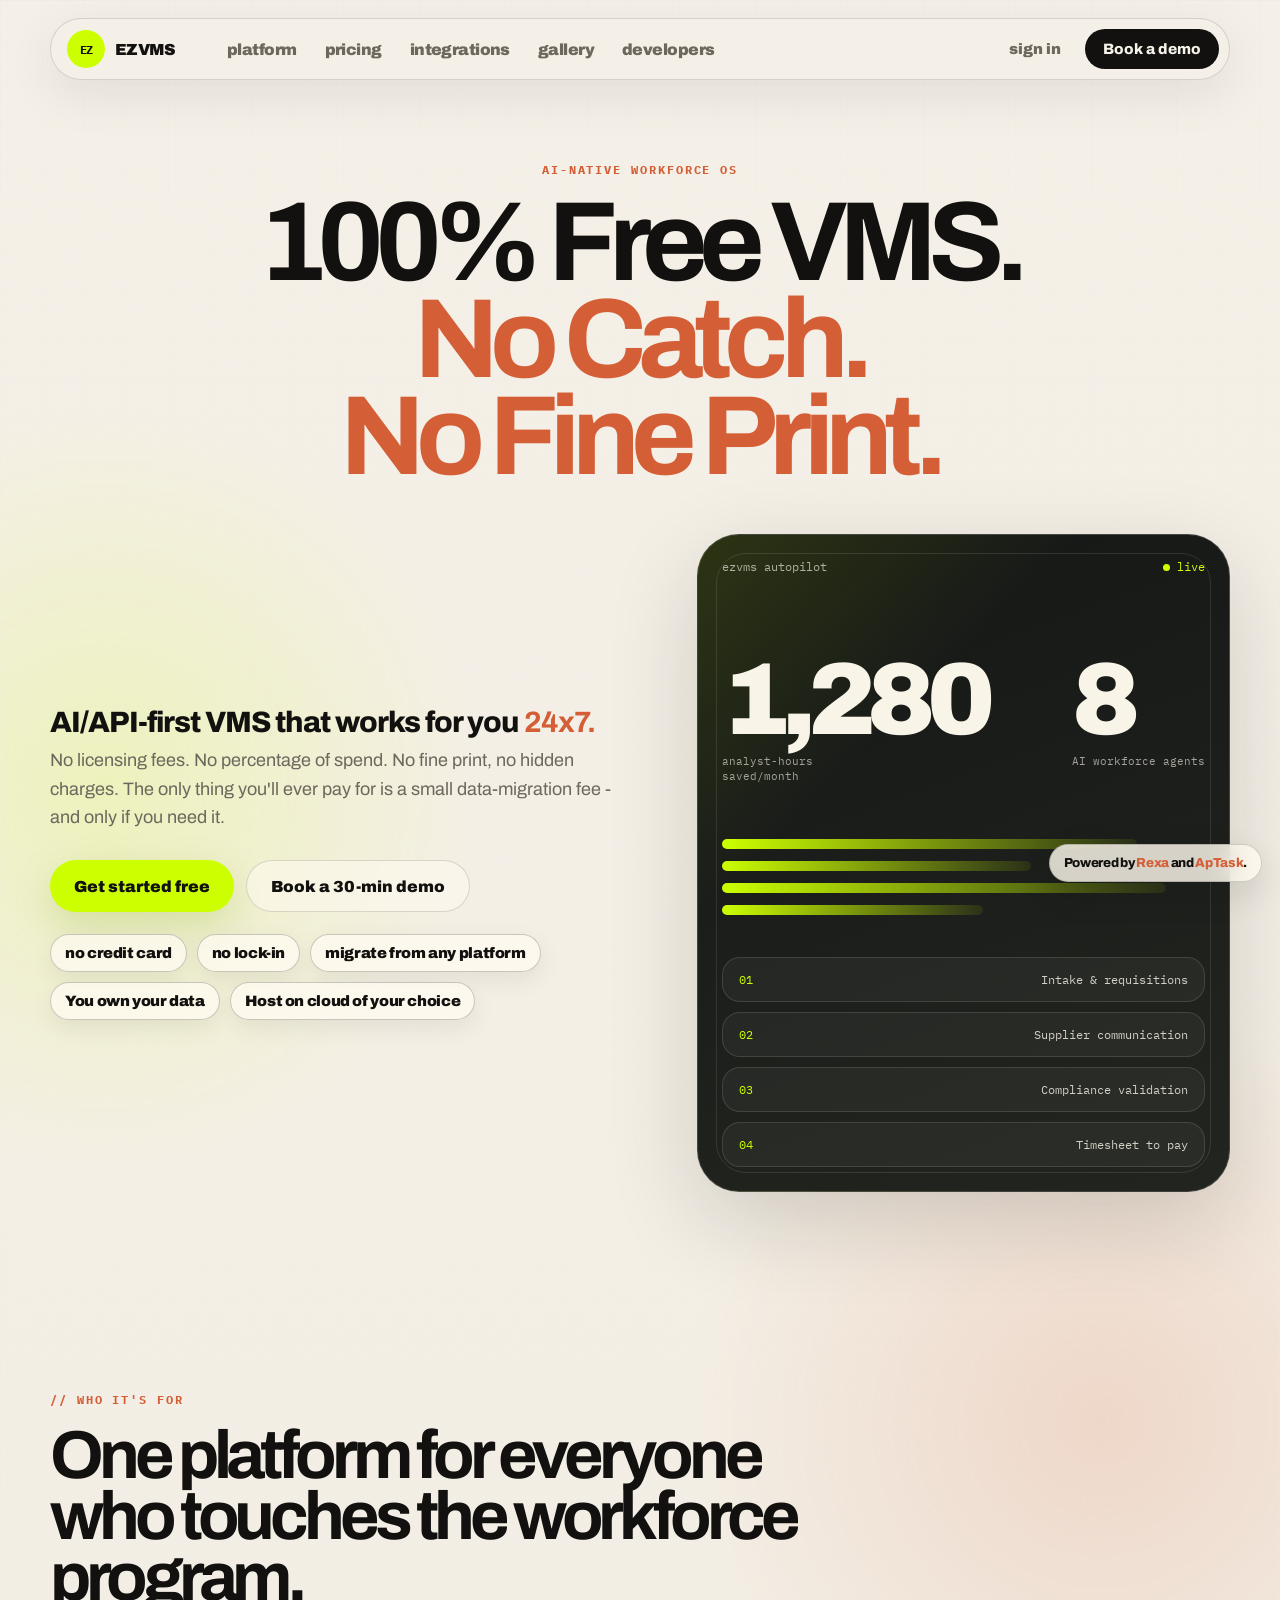
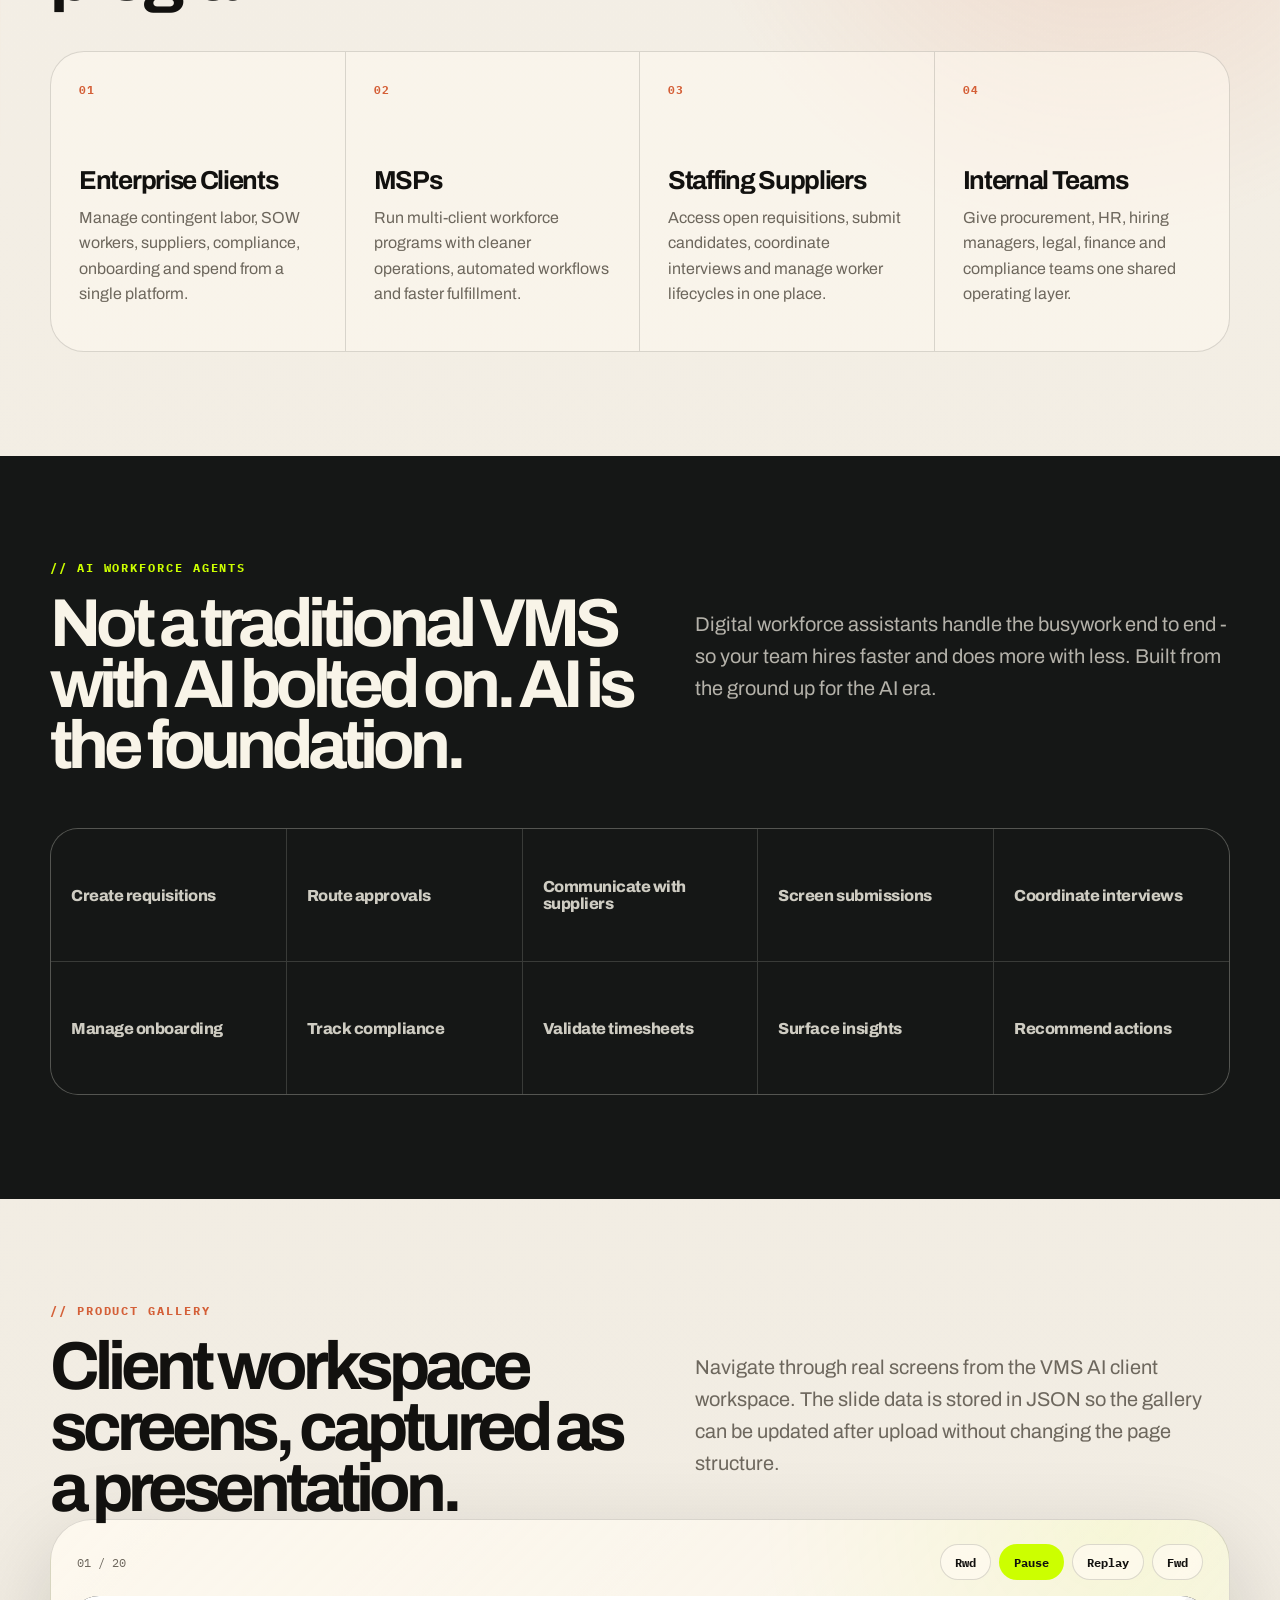
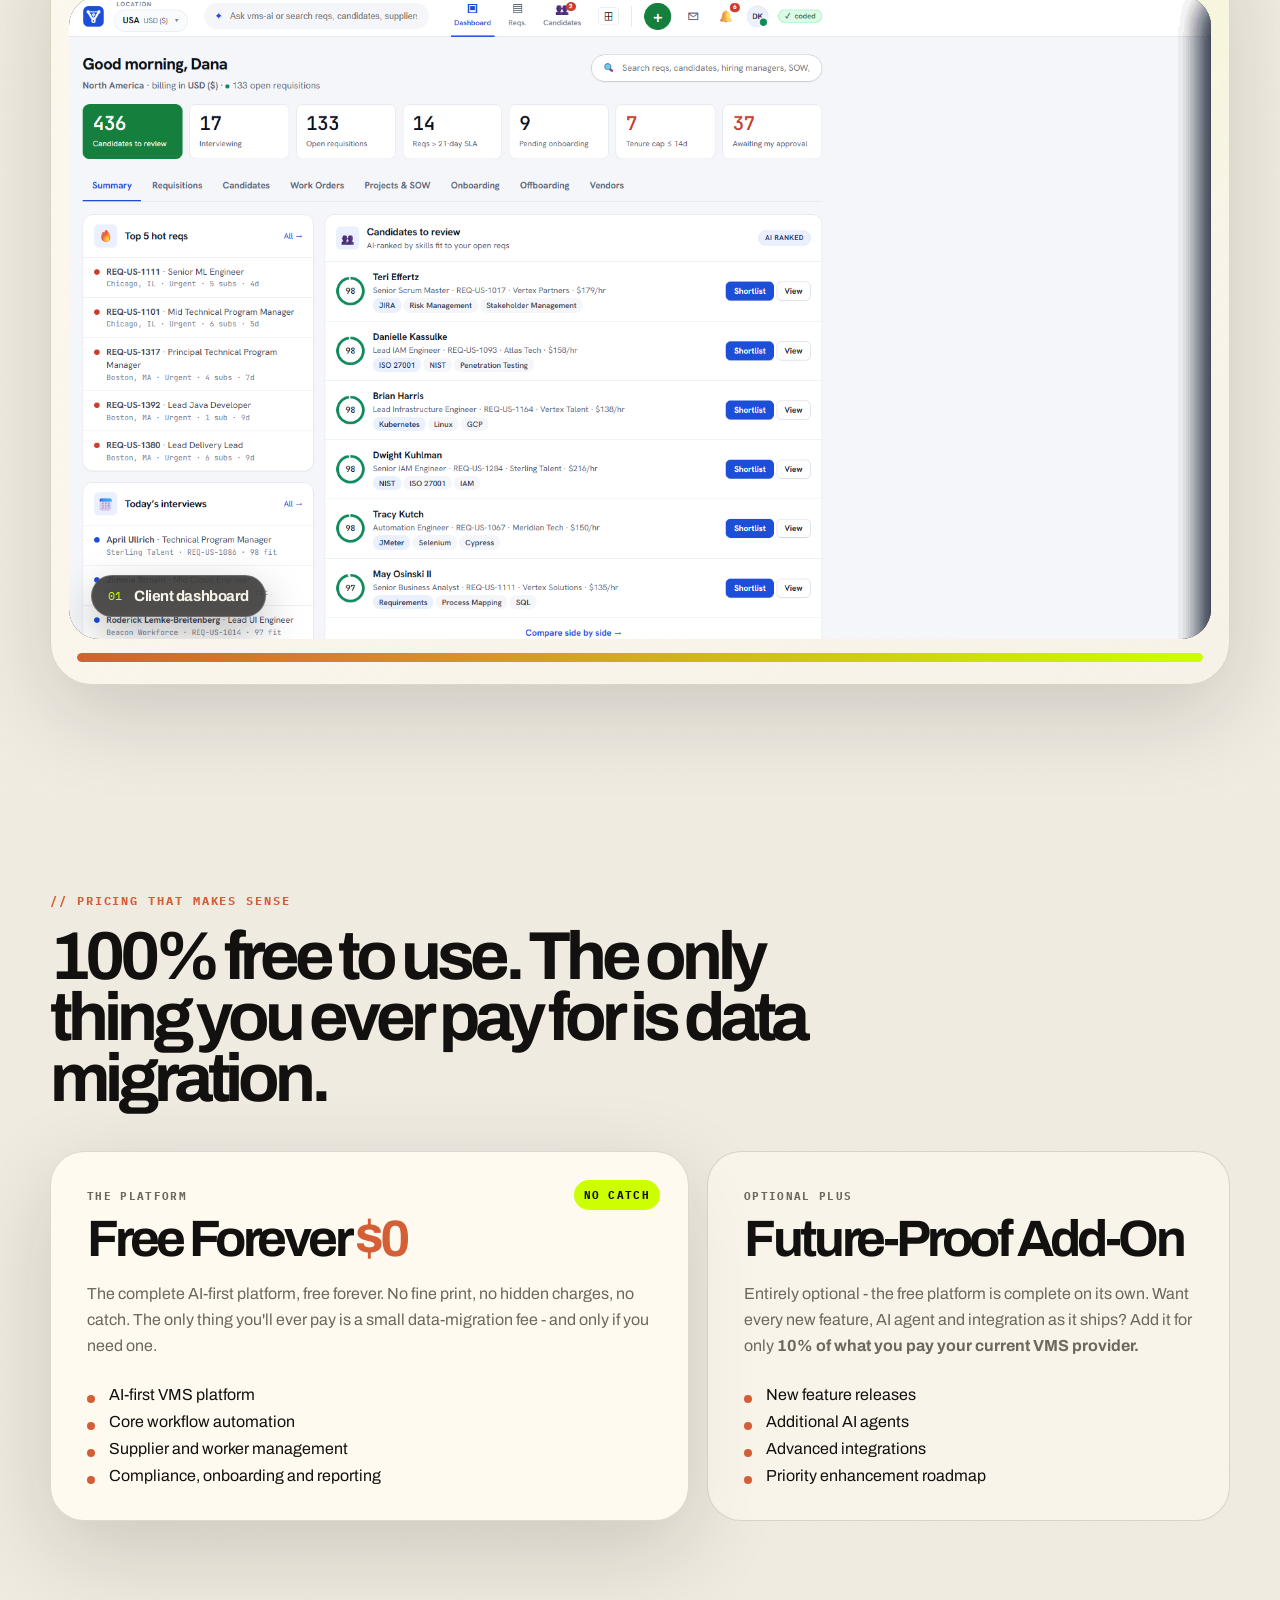
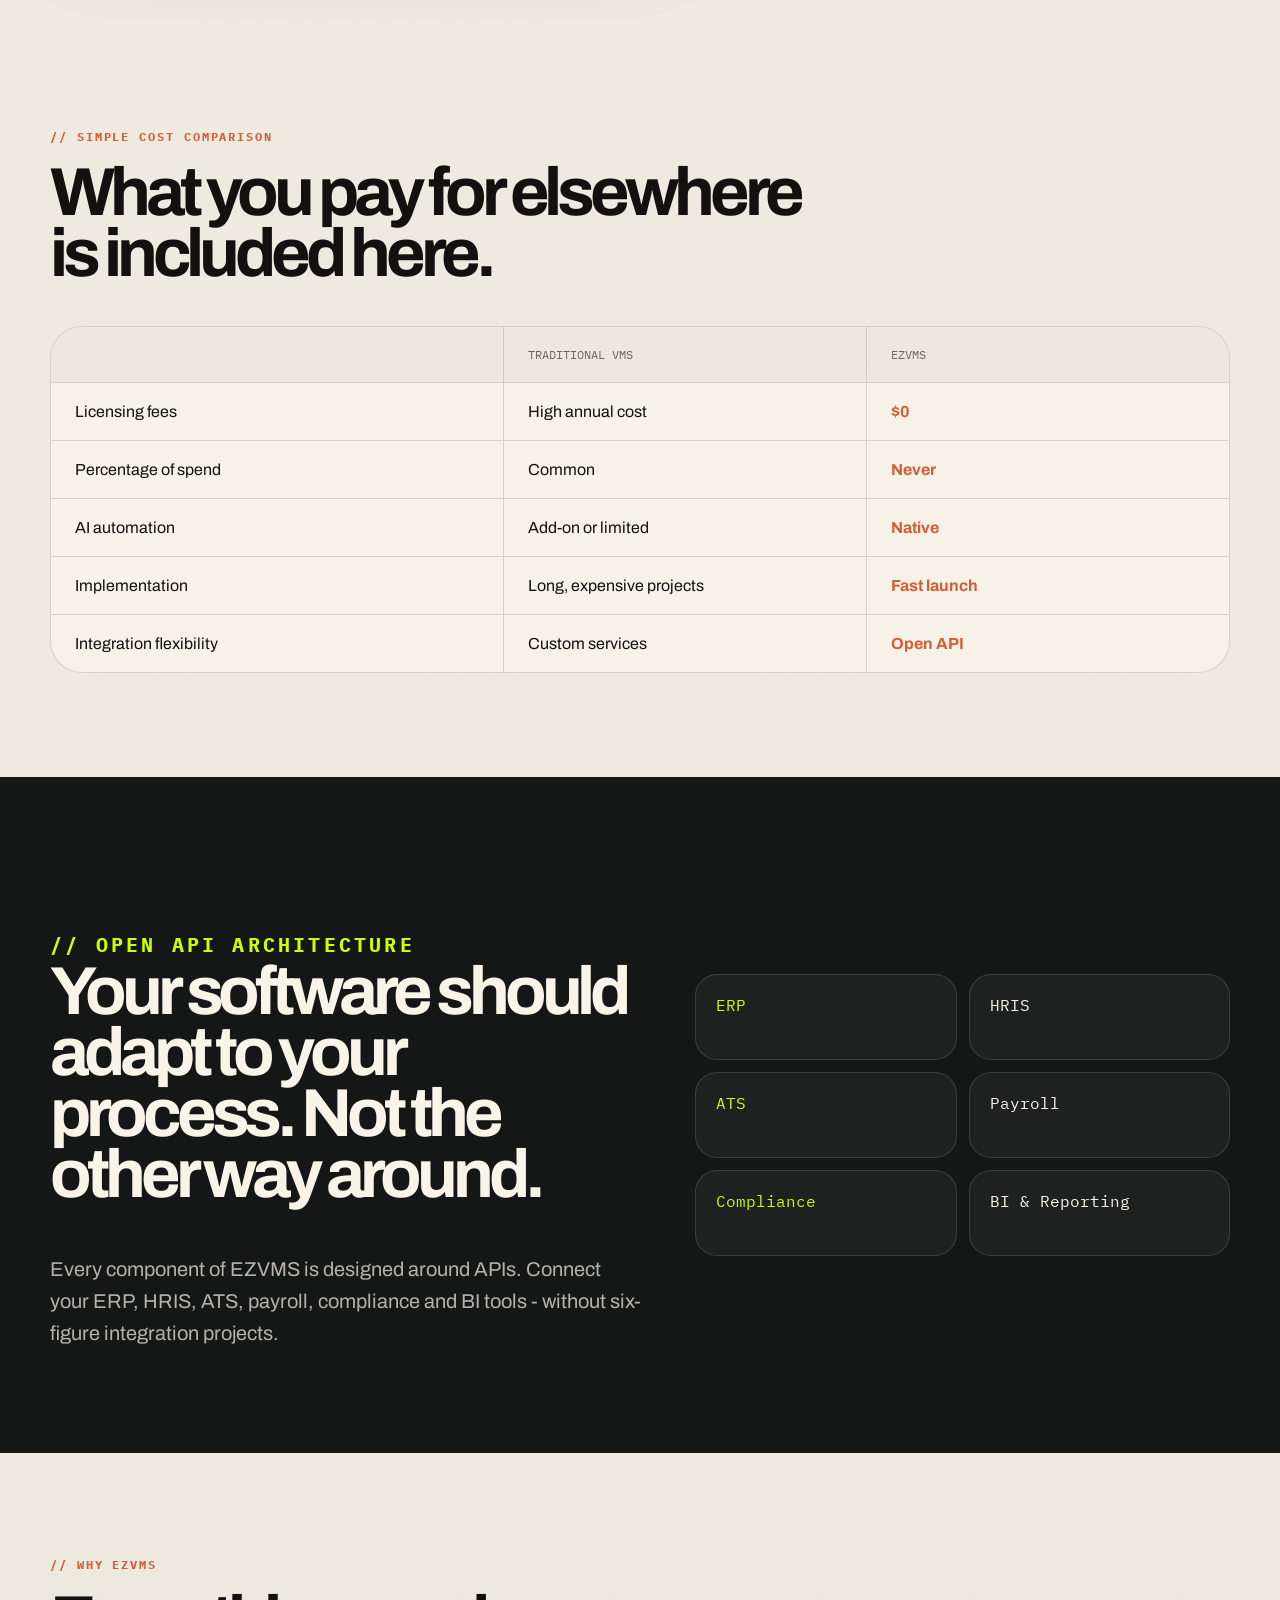
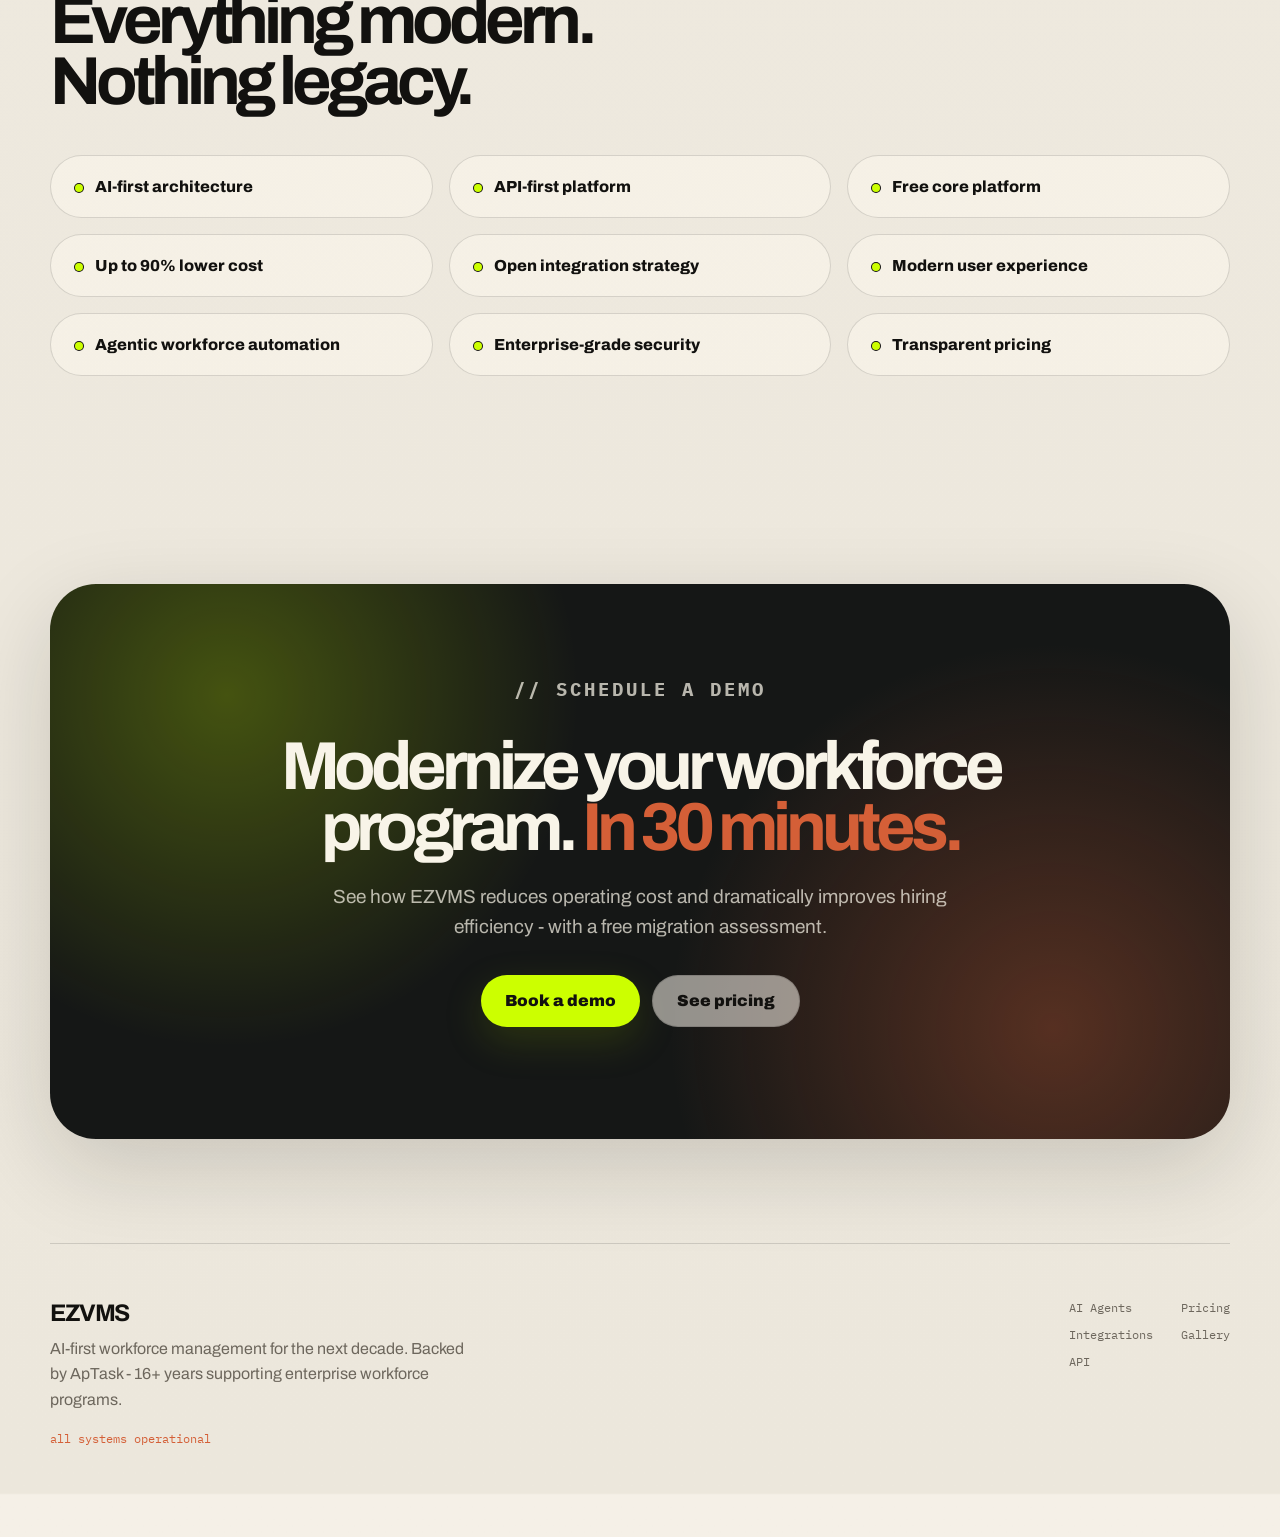
<file: codex/index.html>
<!DOCTYPE html>
<html lang="en">
<head>
  <meta charset="utf-8">
  <meta name="viewport" content="width=device-width, initial-scale=1">
  <title>EZVMS - AI-First Workforce Management. 100% Free.</title>
  <meta name="description" content="The AI-first VMS that automates requisitions. No licensing fees. No percentage of spend. No fine print, no hidden charges.">
  <link rel="preconnect" href="https://fonts.googleapis.com">
  <link rel="preconnect" href="https://fonts.gstatic.com" crossorigin>
  <link href="https://fonts.googleapis.com/css2?family=Archivo:wght@400;500;600;700;800;900&family=IBM+Plex+Mono:wght@400;500;600&display=swap" rel="stylesheet">
  <link rel="stylesheet" href="styles.css">
</head>
<body>
  <div class="noise" aria-hidden="true"></div>
  <header class="site-header">
    <div class="header-left">
      <a class="brand" href="#platform" aria-label="EZVMS home">
        <span class="brand-mark">EZ</span>
        <span>EZVMS</span>
      </a>
      <nav class="nav-links" aria-label="Primary navigation">
        <a href="#platform">platform</a>
        <a href="#pricing">pricing</a>
        <a href="#integrations">integrations</a>
        <a href="#gallery">gallery</a>
        <a href="#api">developers</a>
      </nav>
    </div>
    <button class="nav-toggle" type="button" aria-label="Open navigation" aria-expanded="false">
      <span></span>
      <span></span>
    </button>
    <nav class="nav-panel" aria-label="Mobile and account navigation">
      <a class="mobile-only" href="#platform">platform</a>
      <a class="mobile-only" href="#pricing">pricing</a>
      <a class="mobile-only" href="#integrations">integrations</a>
      <a class="mobile-only" href="#gallery">gallery</a>
      <a class="mobile-only" href="#api">developers</a>
      <button class="link-button" type="button" data-login>sign in</button>
      <button class="nav-cta" type="button" data-book-demo>Book a demo</button>
    </nav>
  </header>

  <main>
    <section id="platform" class="hero section-grid">
      <div class="hero-title reveal">
        <p class="eyebrow">AI-NATIVE WORKFORCE OS</p>
        <h1><span class="line-wide">100% Free VMS.</span><span>No Catch.</span><span>No Fine Print.</span></h1>
      </div>
      <div class="hero-copy reveal">
        <p class="hero-lede">AI/API-first VMS that works for you <strong>24x7.</strong></p>
        <p class="hero-sub">No licensing fees. No percentage of spend. No fine print, no hidden charges. The only thing you'll ever pay for is a small data-migration fee - and only if you need it.</p>
        <div class="hero-actions">
          <button class="button button-primary" type="button" data-book-demo>Get started free</button>
          <button class="button button-secondary" type="button" data-book-demo>Book a 30-min demo</button>
        </div>
        <div class="trust-strip" aria-label="Platform promises">
          <span>no credit card</span>
          <span>no lock-in</span>
          <span>migrate from any platform</span>
          <span>You own your data</span>
          <span>Host on cloud of your choice</span>
        </div>
      </div>
      <div class="hero-visual reveal delay-1" aria-label="Animated EZVMS automation dashboard">
        <div class="orb orb-one"></div>
        <div class="orb orb-two"></div>
        <div class="command-card">
          <div class="card-topline">
            <span>ezvms autopilot</span>
            <span class="live-dot">live</span>
          </div>
          <div class="metric-stack">
            <div>
              <span class="metric-value" data-count="1280">0</span>
              <span class="metric-label">analyst-hours saved/month</span>
            </div>
            <div>
              <span class="metric-value" data-count="8">0</span>
              <span class="metric-label">AI workforce agents</span>
            </div>
          </div>
          <div class="flow-lines">
            <span style="--w: 86%"></span>
            <span style="--w: 64%"></span>
            <span style="--w: 92%"></span>
            <span style="--w: 54%"></span>
          </div>
          <div class="automation-feed">
            <p><span>01</span> Intake &amp; requisitions</p>
            <p><span>02</span> Supplier communication</p>
            <p><span>03</span> Compliance validation</p>
            <p><span>04</span> Timesheet to pay</p>
          </div>
        </div>
      </div>
    </section>

    <section class="audience section-pad">
      <div class="section-heading reveal">
        <p class="eyebrow">// WHO IT'S FOR</p>
        <h2>One platform for everyone who touches the workforce program.</h2>
      </div>
      <div class="card-row">
        <article class="audience-card reveal">
          <span>01</span>
          <h3>Enterprise Clients</h3>
          <p>Manage contingent labor, SOW workers, suppliers, compliance, onboarding and spend from a single platform.</p>
        </article>
        <article class="audience-card reveal delay-1">
          <span>02</span>
          <h3>MSPs</h3>
          <p>Run multi-client workforce programs with cleaner operations, automated workflows and faster fulfillment.</p>
        </article>
        <article class="audience-card reveal delay-2">
          <span>03</span>
          <h3>Staffing Suppliers</h3>
          <p>Access open requisitions, submit candidates, coordinate interviews and manage worker lifecycles in one place.</p>
        </article>
        <article class="audience-card reveal delay-3">
          <span>04</span>
          <h3>Internal Teams</h3>
          <p>Give procurement, HR, hiring managers, legal, finance and compliance teams one shared operating layer.</p>
        </article>
      </div>
    </section>

    <section id="integrations" class="agents section-pad dark-band">
      <div class="split-heading reveal">
        <div>
          <p class="eyebrow">// AI WORKFORCE AGENTS</p>
          <h2>Not a traditional VMS with AI bolted on. AI is the foundation.</h2>
        </div>
        <p>Digital workforce assistants handle the busywork end to end - so your team hires faster and does more with less. Built from the ground up for the AI era.</p>
      </div>
      <div class="agent-grid">
        <button type="button" data-agent="create-requisitions">Create requisitions</button>
        <button type="button" data-agent="route-approvals">Route approvals</button>
        <button type="button" data-agent="communicate-with-suppliers">Communicate with suppliers</button>
        <button type="button" data-agent="screen-submissions">Screen submissions</button>
        <button type="button" data-agent="coordinate-interviews">Coordinate interviews</button>
        <button type="button" data-agent="manage-onboarding">Manage onboarding</button>
        <button type="button" data-agent="track-compliance">Track compliance</button>
        <button type="button" data-agent="validate-timesheets">Validate timesheets</button>
        <button type="button" data-agent="surface-insights">Surface insights</button>
        <button type="button" data-agent="recommend-actions">Recommend actions</button>
      </div>
    </section>

    <section id="gallery" class="gallery section-pad">
      <div class="split-heading reveal">
        <div>
          <p class="eyebrow">// PRODUCT GALLERY</p>
          <h2>Client workspace screens, captured as a presentation.</h2>
        </div>
        <p>Navigate through real screens from the VMS AI client workspace. The slide data is stored in JSON so the gallery can be updated after upload without changing the page structure.</p>
      </div>
      <div class="gallery-shell reveal delay-1" aria-label="VMS AI product screenshot gallery">
        <div class="gallery-topbar">
          <span id="gallery-count">01 / 01</span>
          <div>
            <button type="button" class="gallery-control" data-gallery-prev aria-label="Previous screenshot">Rwd</button>
            <button type="button" class="gallery-control primary" data-gallery-toggle aria-label="Pause gallery">Pause</button>
            <button type="button" class="gallery-control" data-gallery-replay aria-label="Replay gallery">Replay</button>
            <button type="button" class="gallery-control" data-gallery-next aria-label="Next screenshot">Fwd</button>
          </div>
        </div>
        <div class="gallery-stage" id="gallery-stage">
          <p class="gallery-loading">Loading screenshots...</p>
        </div>
        <div class="gallery-progress" aria-hidden="true">
          <span id="gallery-progress"></span>
        </div>
      </div>
    </section>

    <section id="pricing" class="pricing section-pad">
      <div class="section-heading reveal">
        <p class="eyebrow">// PRICING THAT MAKES SENSE</p>
        <h2>100% free to use. The only thing you ever pay for is data migration.</h2>
      </div>
      <div class="pricing-grid">
        <article class="price-card primary reveal">
          <span class="badge">NO CATCH</span>
          <p class="price-kicker">THE PLATFORM</p>
          <h3>Free Forever <strong>$0</strong></h3>
          <p>The complete AI-first platform, free forever. No fine print, no hidden charges, no catch. The only thing you'll ever pay is a small data-migration fee - and only if you need one.</p>
          <ul>
            <li>AI-first VMS platform</li>
            <li>Core workflow automation</li>
            <li>Supplier and worker management</li>
            <li>Compliance, onboarding and reporting</li>
          </ul>
        </article>
        <article class="price-card reveal delay-1">
          <p class="price-kicker">OPTIONAL PLUS</p>
          <h3>Future-Proof Add-On</h3>
          <p>Entirely optional - the free platform is complete on its own. Want every new feature, AI agent and integration as it ships? Add it for only <strong>10% of what you pay your current VMS provider.</strong></p>
          <ul>
            <li>New feature releases</li>
            <li>Additional AI agents</li>
            <li>Advanced integrations</li>
            <li>Priority enhancement roadmap</li>
          </ul>
        </article>
      </div>
    </section>

    <section class="comparison section-pad">
      <div class="section-heading reveal">
        <p class="eyebrow">// SIMPLE COST COMPARISON</p>
        <h2>What you pay for elsewhere is included here.</h2>
      </div>
      <div class="comparison-table reveal">
        <div class="table-head">
          <span></span>
          <span>Traditional VMS</span>
          <span>EZVMS</span>
        </div>
        <div class="table-row">
          <span>Licensing fees</span>
          <span>High annual cost</span>
          <strong>$0</strong>
        </div>
        <div class="table-row">
          <span>Percentage of spend</span>
          <span>Common</span>
          <strong>Never</strong>
        </div>
        <div class="table-row">
          <span>AI automation</span>
          <span>Add-on or limited</span>
          <strong>Native</strong>
        </div>
        <div class="table-row">
          <span>Implementation</span>
          <span>Long, expensive projects</span>
          <strong>Fast launch</strong>
        </div>
        <div class="table-row">
          <span>Integration flexibility</span>
          <span>Custom services</span>
          <strong>Open API</strong>
        </div>
      </div>
    </section>

    <section id="api" class="api section-pad dark-band">
      <div class="api-copy reveal">
        <p class="eyebrow">// OPEN API ARCHITECTURE</p>
        <h2>Your software should adapt to your process. Not the other way around.</h2>
        <p>Every component of EZVMS is designed around APIs. Connect your ERP, HRIS, ATS, payroll, compliance and BI tools - without six-figure integration projects.</p>
      </div>
      <div class="api-tags reveal delay-1" aria-label="Supported integration categories">
        <span>ERP</span>
        <span>HRIS</span>
        <span>ATS</span>
        <span>Payroll</span>
        <span>Compliance</span>
        <span>BI &amp; Reporting</span>
      </div>
    </section>

    <section class="why section-pad">
      <div class="section-heading reveal">
        <p class="eyebrow">// WHY EZVMS</p>
        <h2>Everything modern. Nothing legacy.</h2>
      </div>
      <div class="why-grid reveal">
        <span>AI-first architecture</span>
        <span>API-first platform</span>
        <span>Free core platform</span>
        <span>Up to 90% lower cost</span>
        <span>Open integration strategy</span>
        <span>Modern user experience</span>
        <span>Agentic workforce automation</span>
        <span>Enterprise-grade security</span>
        <span>Transparent pricing</span>
      </div>
    </section>

    <section id="demo" class="cta-section section-pad">
      <div class="cta-panel reveal">
        <p class="eyebrow">// SCHEDULE A DEMO</p>
        <h2>Modernize your workforce program. <span>In 30 minutes.</span></h2>
        <p>See how EZVMS reduces operating cost and dramatically improves hiring efficiency - with a free migration assessment.</p>
        <div class="hero-actions center">
          <button class="button button-primary" type="button" data-book-demo>Book a demo</button>
          <a class="button button-secondary" href="#pricing">See pricing</a>
        </div>
      </div>
    </section>
  </main>

  <footer class="footer">
    <div>
      <h2>EZVMS</h2>
      <p>AI-first workforce management for the next decade. Backed by ApTask - 16+ years supporting enterprise workforce programs.</p>
      <span class="status">all systems operational</span>
    </div>
    <nav aria-label="Footer navigation">
      <a href="#platform">AI Agents</a>
      <a href="#pricing">Pricing</a>
      <a href="#integrations">Integrations</a>
      <a href="#gallery">Gallery</a>
      <a href="#api">API</a>
    </nav>
  </footer>

  <div class="powered-by" aria-label="Powered by Rexa and ApTask">
    Powered by <a href="https://rexa.ai" target="_blank" rel="noopener noreferrer">Rexa</a> and <a href="https://aptask.com" target="_blank" rel="noopener noreferrer">ApTask</a>.
  </div>

  <div class="modal" id="demo-modal" role="dialog" aria-modal="true" aria-label="Schedule a demo">
    <div class="modal-card wide">
      <button class="modal-close" type="button" data-close-modal aria-label="Close">&times;</button>
      <div class="modal-aside">
        <span class="brand-mark">EZ</span>
        <p>EZVMS Team</p>
        <h2>30 Minute Demo</h2>
        <span>30 min</span>
        <span>Web conferencing details provided upon confirmation.</span>
        <p>See how EZVMS automates requisitions, onboarding and compliance - plus a free migration assessment for your workforce program.</p>
      </div>
      <form class="modal-form" id="demo-form">
        <h2>Select a Date &amp; Time</h2>
        <div class="slot-grid" aria-label="Available demo times">
          <button type="button" data-slot>Tue 10:00 AM</button>
          <button type="button" data-slot>Tue 2:30 PM</button>
          <button type="button" data-slot>Wed 11:30 AM</button>
          <button type="button" data-slot>Thu 1:00 PM</button>
        </div>
        <label>Name *<input required name="name" placeholder="Jane Doe"></label>
        <label>Email *<input required type="email" name="email" placeholder="jane@company.com"></label>
        <label>Company<input name="company" placeholder="Acme Corp"></label>
        <button class="button button-primary" type="submit">Schedule Event</button>
        <p class="modal-note">MOCK CONFIRMATION - no email is sent yet.</p>
      </form>
      <div class="modal-success" hidden>
        <h2>You are scheduled</h2>
        <p>A calendar invitation for the <strong>30 Minute Demo</strong> has been booked.</p>
        <button class="button button-primary" type="button" data-close-modal>Done</button>
        <p class="modal-note">This is a mock confirmation. Real booking goes live once the Calendly / Cal.com link is connected.</p>
      </div>
    </div>
  </div>

  <div class="modal" id="login-modal" role="dialog" aria-modal="true" aria-label="Sign in">
    <div class="modal-card">
      <button class="modal-close" type="button" data-close-modal aria-label="Close">&times;</button>
      <form class="modal-form" id="login-form">
        <span class="brand-mark">EZ</span>
        <h2>Welcome back</h2>
        <p>Sign in to your EZVMS workspace</p>
        <label>Email<input required type="email" placeholder="you@company.com"></label>
        <label>Password<input required type="password" placeholder="Password"></label>
        <button class="button button-primary" type="submit">Sign in</button>
        <button class="button button-secondary" type="button">Continue with SSO</button>
        <p class="modal-note">MOCK LOGIN - connect APP_LOGIN_URL to reach the real EZVMS app.</p>
      </form>
    </div>
  </div>

  <script src="script.js"></script>
</body>
</html>
</file>
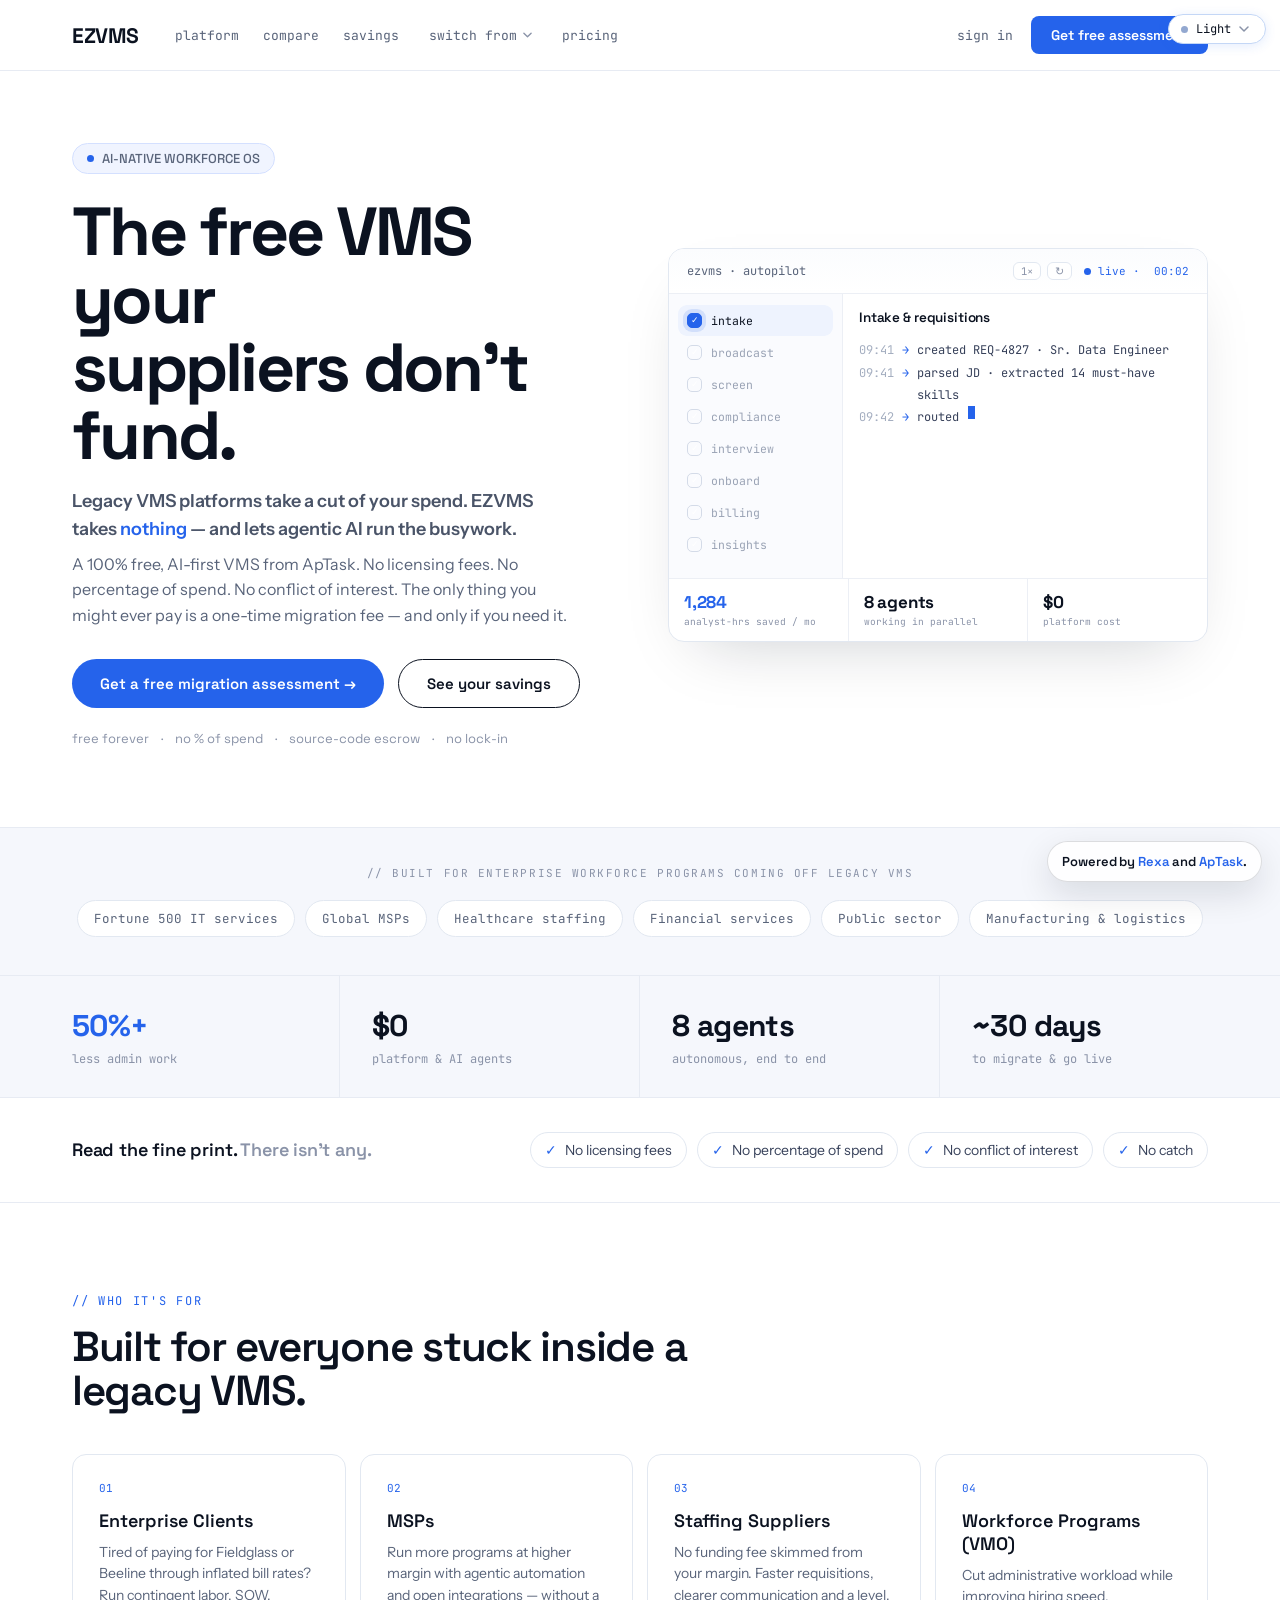
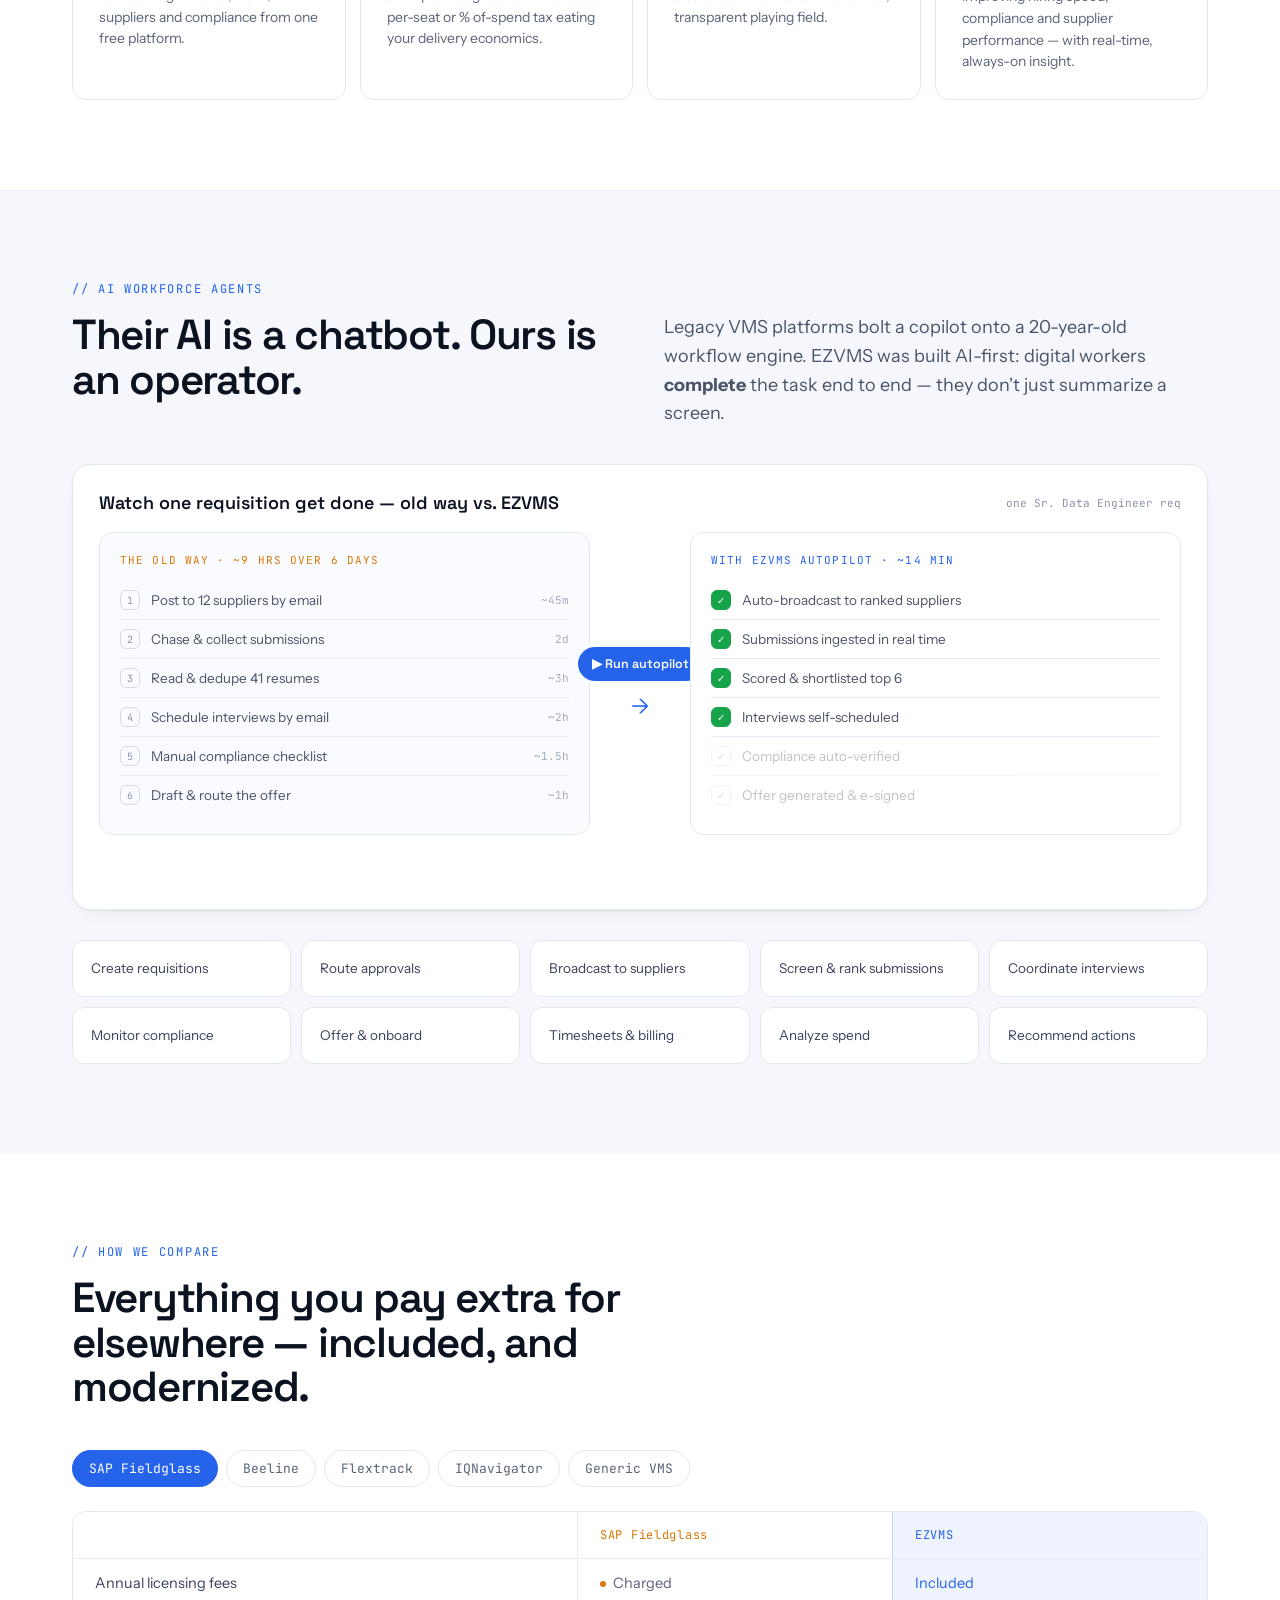
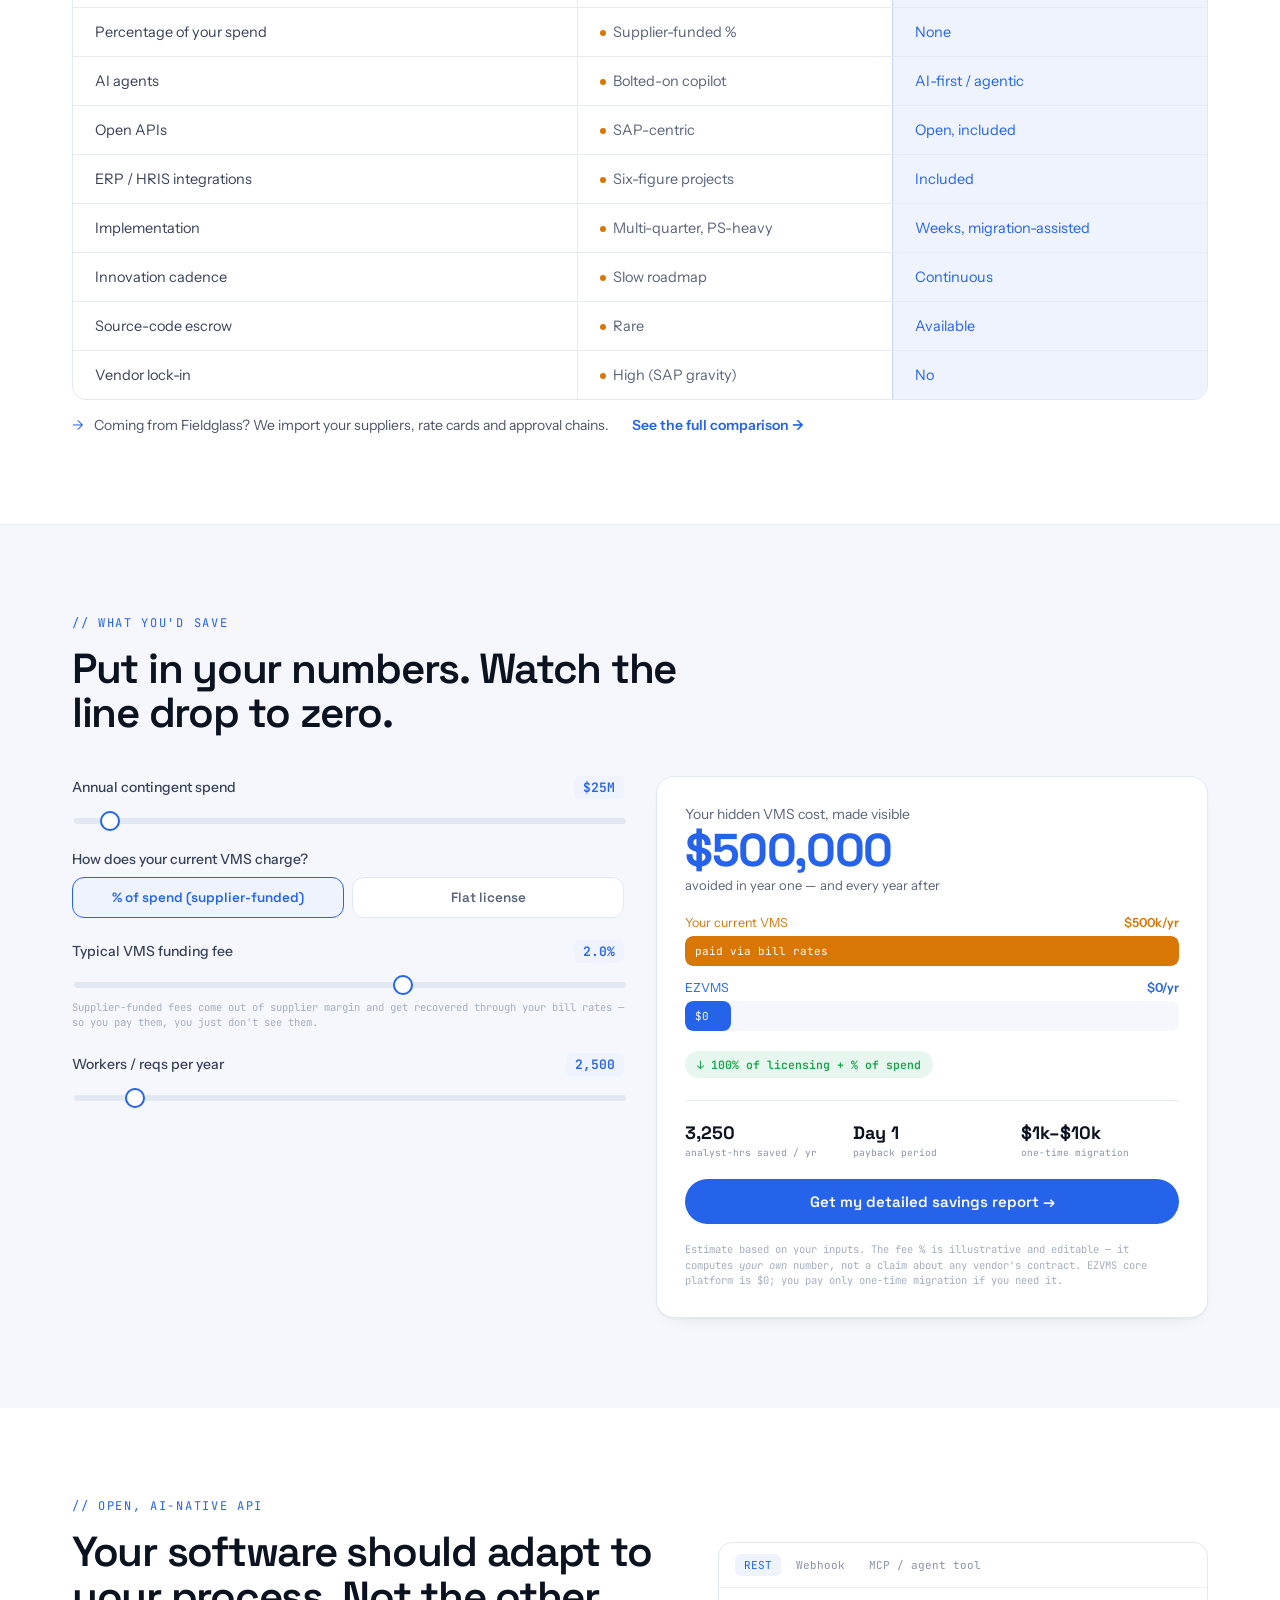
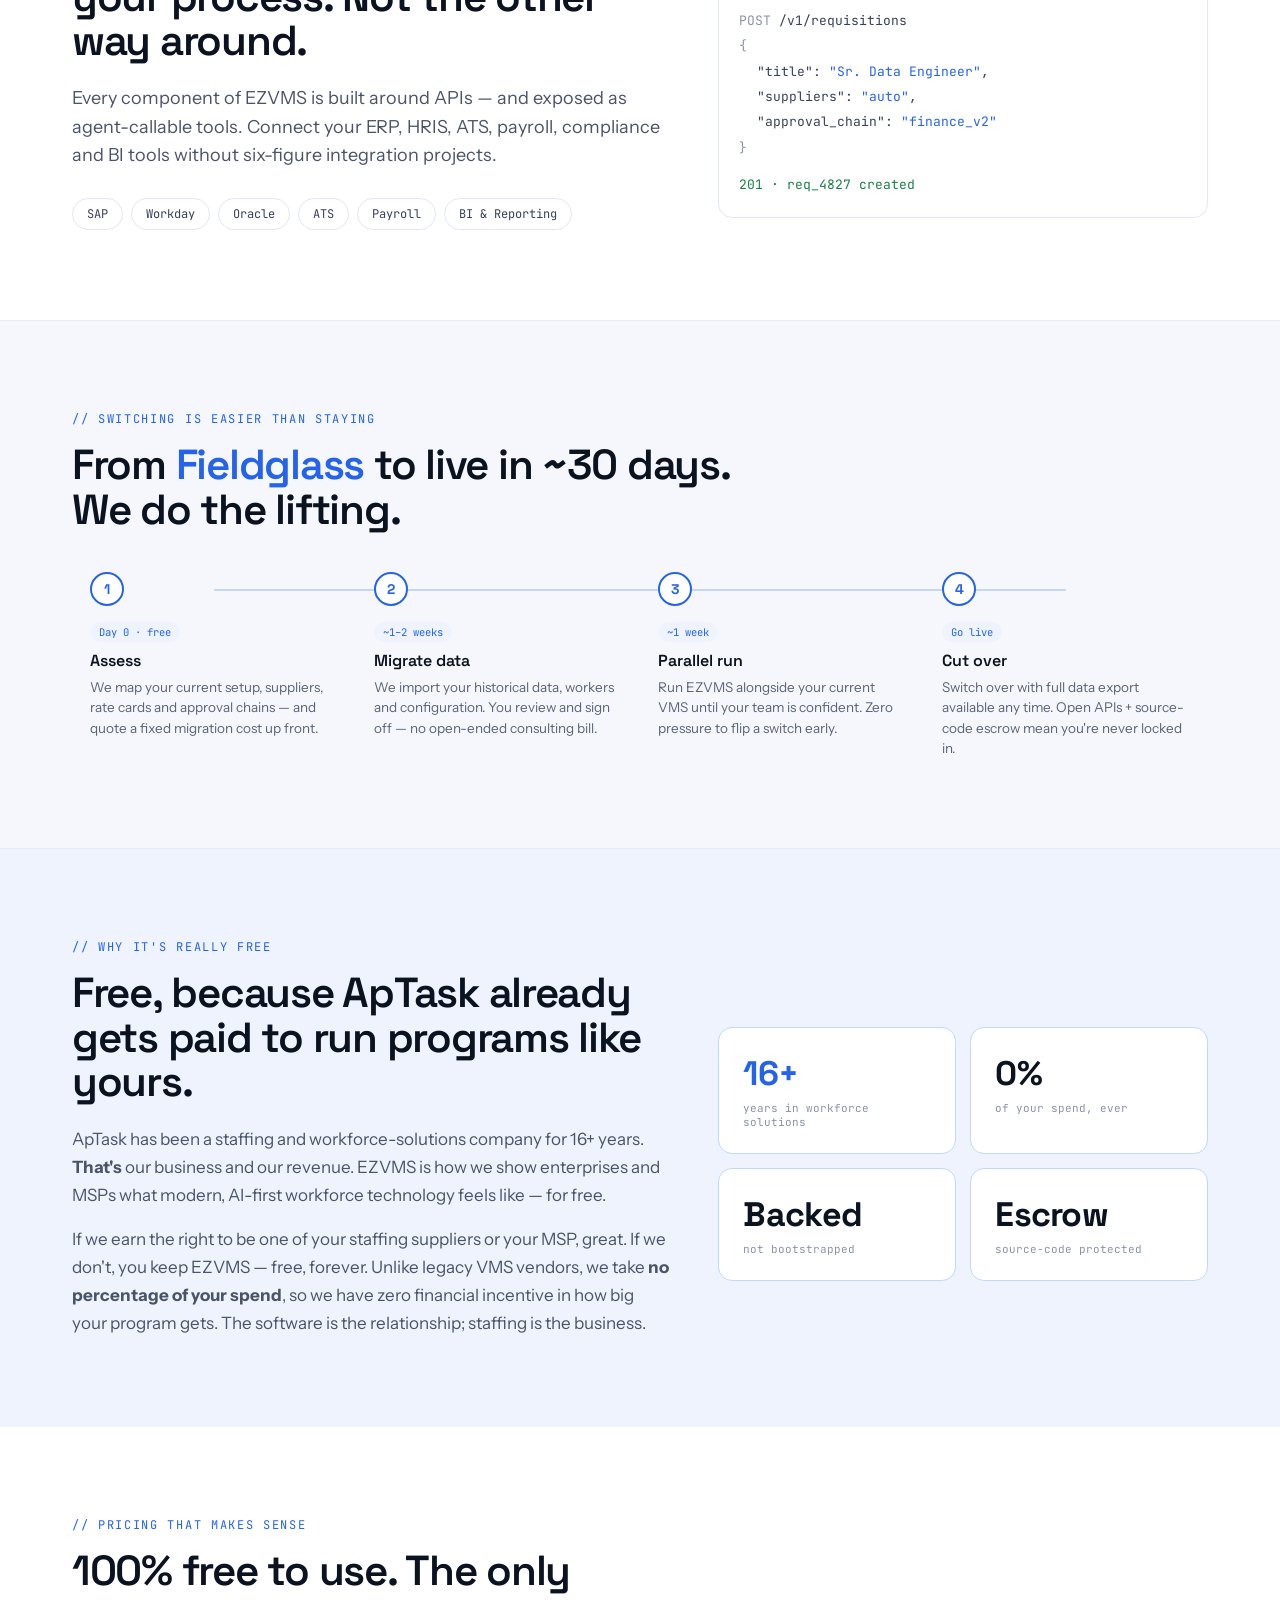
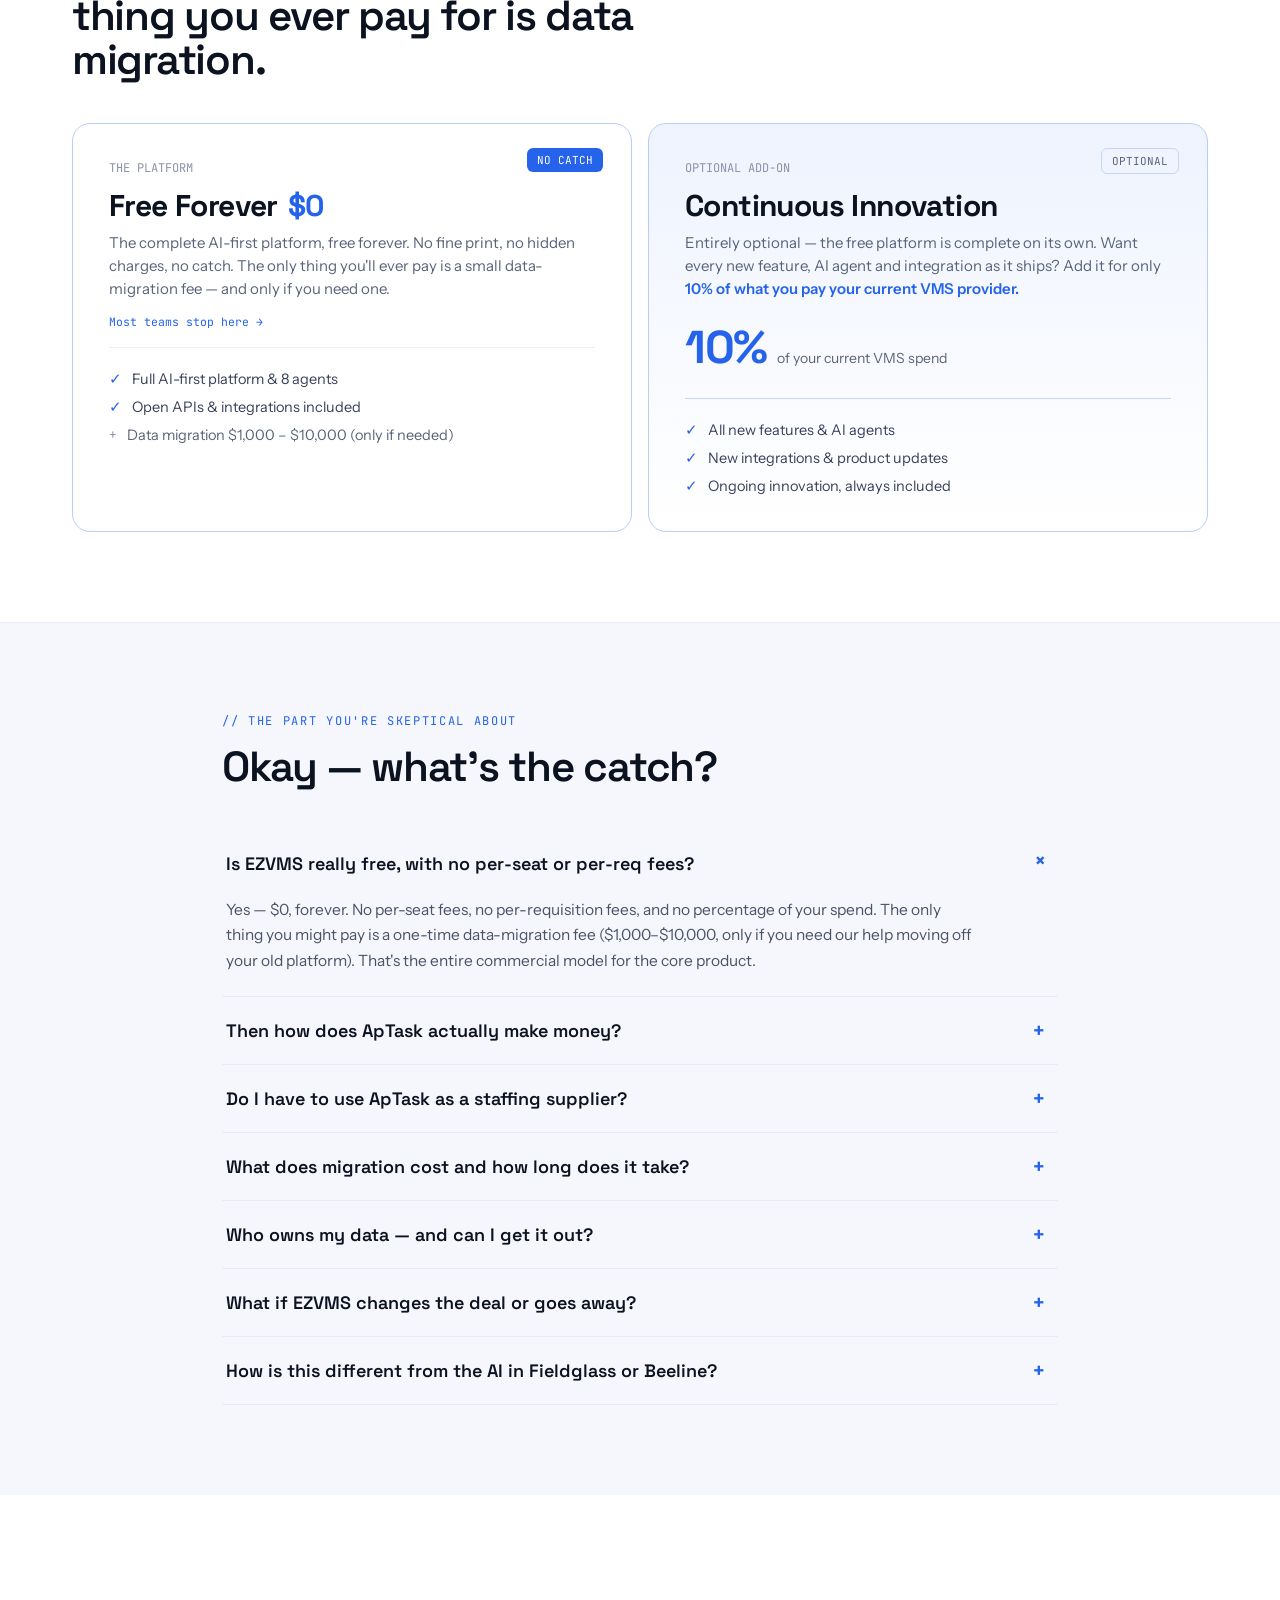
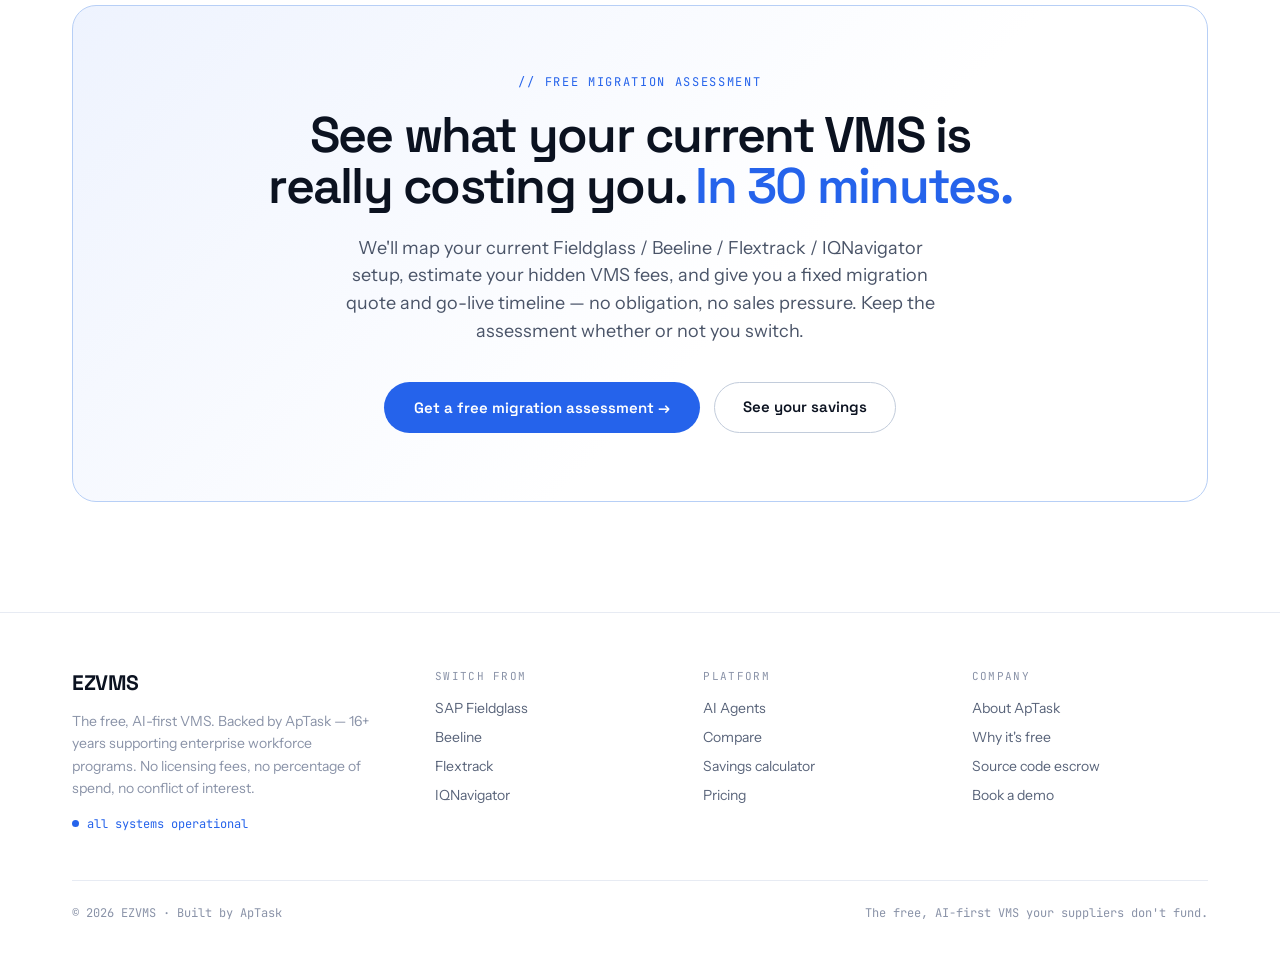
<file: newweb/index.html>
<!DOCTYPE html>
<html lang="en">
<head>
  <meta charset="utf-8">
  <meta name="viewport" content="width=device-width, initial-scale=1">
  <title>EZVMS — The Free, AI-First VMS. Switch from Fieldglass, Beeline, Flextrack &amp; IQNavigator.</title>
  <meta name="description" content="EZVMS is a 100% free, AI-first Vendor Management System from ApTask. No licensing fees, no percentage of spend, no conflict of interest. Switch from SAP Fieldglass, Beeline, Flextrack or IQNavigator — free migration assessment.">
  <link rel="preconnect" href="https://fonts.googleapis.com">
  <link rel="preconnect" href="https://fonts.gstatic.com" crossorigin>
  <link href="https://fonts.googleapis.com/css2?family=Space+Grotesk:wght@400;500;600;700&family=Instrument+Sans:ital,wght@0,400;0,500;0,600;1,400&family=JetBrains+Mono:wght@400;500;600&display=swap" rel="stylesheet">
  <style>
    /* ===== TOKENS ===== */
    :root{
      --accent:#2563EB; --accent-700:#1D4FD7; --accent-050:#EEF3FE; --accent-025:#F5F8FF;
      --ink:#0B1220; --text:#37415A; --text-2:#4A5468; --text-3:#59647A; --muted:#8A93A8; --faint:#A4AEC0;
      --bg:#FFFFFF; --panel:#F5F7FC; --panel-2:#FAFBFE;
      --line:#E2E8F1; --line-2:#E7EBF3; --line-blue:#C4D7F6; --line-blue-2:#B7CFF6;
      --green:#16A34A; --green-bg:#E7F6EE; --warn:#D97706; --warn-bg:#FEF3E6;
      --r-sm:9px; --r:12px; --r-md:14px; --r-lg:18px; --r-xl:24px; --r-pill:999px;
      --shadow-card:0 1px 2px rgba(11,18,32,.04), 0 8px 24px -16px rgba(11,18,32,.18);
      --shadow-float:0 26px 64px -30px rgba(11,18,32,.22);
      --font-display:'Space Grotesk',sans-serif; --font-body:'Instrument Sans',sans-serif; --font-mono:'JetBrains Mono',monospace;
    }
    *, *::before, *::after { box-sizing: border-box; }
    html { scroll-behavior: smooth; }
    body { margin: 0; background: var(--bg); color: var(--ink); font-family: var(--font-body); -webkit-font-smoothing: antialiased; }
    a { text-decoration: none; color: inherit; }
    :focus-visible{ outline:2px solid var(--accent); outline-offset:2px; border-radius:4px; }
    .wrap{ max-width:1200px; margin:0 auto; padding:0 32px; }
    .eyebrow{ font-family:var(--font-mono); font-size:12px; letter-spacing:.14em; color:var(--accent); margin-bottom:16px; }
    h1,h2{ font-family:var(--font-display); }
    .h2{ font-family:var(--font-display); font-weight:600; font-size:42px; line-height:1.06; letter-spacing:-0.03em; color:var(--ink); margin:0 0 40px; }

    @keyframes ez-blink { 0%,49% { opacity:1; } 50%,100% { opacity:0; } }
    @keyframes ez-feed  { from { opacity:0; transform:translateY(6px); } to { opacity:1; transform:translateY(0); } }
    @keyframes ez-marq  { from { transform:translateX(0); } to { transform:translateX(-50%); } }

    /* ===== HERO AUTOPILOT CONSOLE ===== */
    .ezap{background:#fff;border:1px solid var(--line);border-radius:16px;overflow:hidden;box-shadow:var(--shadow-float);}
    .ezap-head{display:flex;align-items:center;justify-content:space-between;padding:13px 18px;border-bottom:1px solid #ECEFF5;background:linear-gradient(180deg,#FBFCFE,#FFF);}
    .ezap-head-r{display:flex;align-items:center;gap:12px;}
    .ezap-ctrl{display:flex;align-items:center;gap:6px;}
    .ezap-cbtn{font-family:var(--font-mono);font-size:10.5px;color:var(--muted);background:#fff;border:1px solid var(--line);border-radius:6px;padding:3px 7px;cursor:pointer;line-height:1;transition:.15s;}
    .ezap-cbtn:hover{border-color:var(--accent);color:var(--accent);}
    .ezap-cbtn.on{background:var(--accent);border-color:var(--accent);color:#fff;}
    .ezap-dot{width:7px;height:7px;border-radius:50%;background:var(--accent);display:inline-block;animation:ezap-pulse 1.7s infinite;}
    @keyframes ezap-pulse{0%{box-shadow:0 0 0 0 rgba(37,99,235,.45);}70%{box-shadow:0 0 0 7px rgba(37,99,235,0);}100%{box-shadow:0 0 0 0 rgba(37,99,235,0);}}
    .ezap-body{display:flex;min-height:284px;}
    .ezap-rail{flex:none;width:174px;border-right:1px solid #ECEFF5;padding:11px 9px;background:var(--panel-2);display:flex;flex-direction:column;gap:1px;position:relative;}
    .ezap-mod{display:flex;align-items:center;gap:9px;padding:8px 9px;border-radius:9px;font-family:var(--font-mono);font-size:11.5px;color:#9AA3B5;transition:background .3s,color .3s;cursor:default;position:relative;}
    .ezap-mod .md-ic{width:15px;height:15px;border-radius:5px;border:1.5px solid #D4DBE8;flex:none;display:flex;align-items:center;justify-content:center;font-size:9px;line-height:1;color:#fff;transition:.3s;}
    .ezap-mod.is-active{background:var(--accent-050);color:var(--ink);}
    .ezap-mod.is-active .md-ic{border-color:var(--accent);background:var(--accent);box-shadow:0 0 0 4px rgba(37,99,235,.14);}
    .ezap-mod.is-done{color:var(--text-3);}
    .ezap-mod.is-done .md-ic{border-color:var(--accent);background:var(--accent);}
    .ezap-tip{position:absolute;left:calc(100% + 8px);top:50%;transform:translateY(-50%);width:210px;background:#fff;border:1px solid var(--line);border-radius:10px;box-shadow:var(--shadow-float);padding:10px 12px;font-family:var(--font-body);font-size:11.5px;line-height:1.45;color:var(--text-2);opacity:0;pointer-events:none;transition:opacity .18s;z-index:5;}
    .ezap-mod:hover .ezap-tip,.ezap-mod:focus-within .ezap-tip{opacity:1;}
    .ezap-feedwrap{flex:1;min-width:0;display:flex;flex-direction:column;}
    .ezap-scene{display:flex;align-items:center;justify-content:space-between;gap:10px;padding:13px 16px 4px;}
    .ezap-scene-h{font-family:var(--font-display);font-weight:600;font-size:13.5px;color:var(--ink);letter-spacing:-0.01em;}
    .ezap-saved{font-family:var(--font-mono);font-size:10.5px;font-weight:600;color:var(--green);background:var(--green-bg);border-radius:999px;padding:3px 9px;white-space:nowrap;opacity:0;transform:scale(.85);transition:opacity .3s,transform .3s;}
    .ezap-saved.show{opacity:1;transform:none;}
    .ezap-feed{flex:1;padding:8px 16px 14px;font-family:var(--font-mono);font-size:12px;line-height:1.85;color:var(--text);}
    .ezap-line{display:flex;gap:8px;opacity:0;transform:translateY(5px);animation:ez-feed .42s ease forwards;}
    .ezap-line .ln-t{color:var(--faint);flex:none;}
    .ezap-line .ln-a{color:var(--accent);flex:none;}
    .ezap-caret{display:inline-block;width:7px;height:13px;background:var(--accent);margin-left:1px;vertical-align:-2px;animation:ez-blink 1s steps(1) infinite;}
    .ezap-foot{display:flex;border-top:1px solid #ECEFF5;}
    .ezap-stat{flex:1;padding:12px 15px;border-right:1px solid #ECEFF5;}
    .ezap-stat:last-child{border-right:none;}
    .ezap-stat .sv{font-family:var(--font-display);font-weight:700;font-size:17px;color:var(--ink);letter-spacing:-0.01em;}
    .ezap-stat .sv.accent{color:var(--accent);}
    .ezap-stat .sl{font-family:var(--font-mono);font-size:9.5px;color:var(--muted);margin-top:3px;line-height:1.3;}
    @media (max-width:980px){.ezap-rail{width:152px;}.ezap-tip{display:none;}}
    @media (max-width:560px){.ezap-rail{display:none;}}
    @media (prefers-reduced-motion:reduce){.ezap-dot{animation:none;}.ezap-line{animation:none;opacity:1;transform:none;}.ezap-caret{animation:none;}}

    /* ===== NAV ===== */
    .nav-link:hover { color: var(--ink) !important; }
    .btn-demo:hover { transform: translateY(-1px); }
    .btn-outline:hover { border-color: var(--muted) !important; }
    .navdd{position:relative;}
    .navdd-btn{display:flex;align-items:center;gap:6px;font-family:var(--font-mono);font-size:13px;color:var(--text-3);background:none;border:none;cursor:pointer;transition:color .2s;}
    .navdd-btn:hover{color:var(--ink);}
    .navdd-menu{display:none;position:absolute;top:calc(100% + 12px);left:0;background:#fff;border:1px solid var(--line);border-radius:var(--r-md);box-shadow:var(--shadow-float);min-width:200px;overflow:hidden;padding:5px;z-index:60;}
    .navdd-menu.open{display:block;}
    .navdd-item{display:flex;align-items:center;gap:10px;padding:10px 14px;border-radius:9px;font-family:var(--font-display);font-size:14px;font-weight:500;color:var(--text);cursor:pointer;transition:background .15s;}
    .navdd-item:hover{background:var(--panel);}
    .navdd-item .dot{width:8px;height:8px;border-radius:50%;background:var(--warn);flex:none;}

    /* ===== BUTTONS / CARDS ===== */
    .cta-primary{background:var(--accent);color:#fff;font-family:var(--font-display);font-size:15px;font-weight:600;padding:15px 28px;border-radius:var(--r-pill);transition:transform .2s,background .2s;display:inline-block;border:none;cursor:pointer;}
    .cta-primary:hover{transform:translateY(-2px);background:var(--accent-700);}
    .cta-outline{border:1.5px solid var(--ink);color:var(--ink);font-family:var(--font-display);font-size:15px;font-weight:600;padding:14px 28px;border-radius:var(--r-pill);transition:border-color .2s;display:inline-block;background:none;cursor:pointer;}
    .cta-outline:hover{border-color:var(--muted);}
    .who-card:hover { border-color: var(--line-blue-2) !important; transform: translateY(-3px); }
    .agent-tile:hover { border-color: var(--line-blue-2) !important; }
    .foot-link:hover { color: var(--ink) !important; }
    .ds-opt:hover { background: var(--panel); }

    /* ===== LOGO / SOCIAL BAND ===== */
    .logoband{border-top:1px solid var(--line-2);border-bottom:1px solid var(--line-2);background:var(--panel);}
    .logoband-row{display:flex;flex-wrap:wrap;gap:10px;justify-content:center;}
    .logo-chip{font-family:var(--font-mono);font-size:12.5px;color:var(--text-3);background:#fff;border:1px solid var(--line);border-radius:var(--r-pill);padding:9px 16px;}

    /* ===== AGENT MINI DEMO ===== */
    .demo2{display:grid;grid-template-columns:1fr 64px 1fr;gap:18px;align-items:stretch;}
    .demo2-pane{border:1px solid var(--line);border-radius:var(--r-md);background:#fff;padding:20px;}
    .demo2-pane.old{background:var(--panel-2);}
    .demo2-h{font-family:var(--font-mono);font-size:11px;letter-spacing:.1em;margin-bottom:14px;text-transform:uppercase;}
    .demo2-h.old{color:var(--warn);}
    .demo2-h.new{color:var(--accent);}
    .demo2-step{display:flex;align-items:center;gap:11px;padding:9px 0;border-bottom:1px solid var(--line-2);font-size:13.5px;color:var(--text-2);}
    .demo2-step:last-child{border-bottom:none;}
    .demo2-step .num{width:20px;height:20px;border-radius:6px;border:1.5px solid #D4DBE8;flex:none;display:flex;align-items:center;justify-content:center;font-family:var(--font-mono);font-size:10px;color:var(--muted);transition:.25s;}
    .demo2-step.new-step{opacity:.35;transition:opacity .3s;}
    .demo2-step.new-step.lit{opacity:1;}
    .demo2-step.new-step.lit .num{background:var(--green);border-color:var(--green);color:#fff;}
    .demo2-clock{margin-left:auto;font-family:var(--font-mono);font-size:11px;color:var(--faint);}
    .demo2-mid{display:flex;flex-direction:column;align-items:center;justify-content:center;gap:12px;}
    .demo2-arrow{font-size:22px;color:var(--accent);}
    .demo2-run{font-family:var(--font-display);font-size:12.5px;font-weight:600;color:#fff;background:var(--accent);border:none;border-radius:var(--r-pill);padding:9px 14px;cursor:pointer;white-space:nowrap;transition:transform .15s,background .2s;}
    .demo2-run:hover{transform:translateY(-1px);background:var(--accent-700);}
    .demo2-saved{margin-top:16px;text-align:center;font-family:var(--font-mono);font-size:12px;font-weight:600;color:var(--green);background:var(--green-bg);border-radius:var(--r-pill);padding:8px 14px;display:inline-block;opacity:0;transition:opacity .35s;}
    .demo2-saved.show{opacity:1;}
    @media (max-width:760px){.demo2{grid-template-columns:1fr;}.demo2-mid{flex-direction:row;padding:6px 0;}.demo2-arrow{transform:rotate(90deg);}}

    /* ===== COMPARISON TABS ===== */
    .ctabs{display:flex;flex-wrap:wrap;gap:8px;margin-bottom:24px;}
    .ctab{font-family:var(--font-mono);font-size:13px;padding:9px 16px;border:1px solid var(--line);border-radius:var(--r-pill);color:var(--text-3);background:#fff;cursor:pointer;transition:.15s;}
    .ctab:hover{border-color:var(--line-blue-2);}
    .ctab.active{background:var(--accent);color:#fff;border-color:var(--accent);}
    .ctable{border:1px solid var(--line);border-radius:var(--r-md);overflow:hidden;}
    .crow{display:grid;grid-template-columns:1.6fr 1fr 1fr;font-size:14.5px;border-bottom:1px solid var(--line-2);}
    .crow:last-child{border-bottom:none;}
    .crow.head{background:#fff;font-family:var(--font-mono);font-size:12px;letter-spacing:.06em;color:var(--muted);}
    .ccell{padding:15px 22px;color:var(--text);}
    .ccell.lab{color:var(--text);}
    .ccell.legacy{border-left:1px solid var(--line-2);color:var(--text-3);}
    .ccell.legacy.head{color:var(--warn);}
    .ccell.ez{border-left:1px solid var(--line-blue);background:var(--accent-050);color:var(--accent);}
    .ccell.ez.head{color:var(--accent);}
    .ccell .cdot{display:inline-block;width:6px;height:6px;border-radius:50%;background:var(--warn);margin-right:7px;vertical-align:1px;}
    #ctbody{transition:opacity .12s;}
    .cnote{margin-top:16px;font-size:14px;color:var(--text-2);display:flex;align-items:center;gap:10px;}
    .cnote .arrow{color:var(--accent);}
    .cnote a{color:var(--accent);font-weight:600;}
    .cnote a:hover{text-decoration:underline;}
    @media (max-width:760px){
      .crow{grid-template-columns:1fr;}
      .crow.head{display:none;}
      .ccell{padding:10px 16px;}
      .ccell.lab{font-weight:600;color:var(--ink);padding-bottom:4px;border-top:1px solid var(--line);}
      .crow:first-child .ccell.lab{border-top:none;}
      .ccell.legacy,.ccell.ez{border-left:none;display:flex;justify-content:space-between;}
      .ccell.legacy::before{content:"Legacy VMS";font-family:var(--font-mono);font-size:10px;color:var(--warn);}
      .ccell.ez::before{content:"EZVMS";font-family:var(--font-mono);font-size:10px;color:var(--accent);}
    }

    /* ===== ROI CALCULATOR ===== */
    .calc{display:grid;grid-template-columns:1fr 1fr;gap:32px;align-items:start;}
    .calc-field{margin-bottom:22px;}
    .calc-flabel{display:flex;justify-content:space-between;align-items:baseline;margin-bottom:9px;}
    .calc-flabel .lab{font-size:14px;color:var(--text);font-weight:500;}
    .calc-flabel .val{font-family:var(--font-mono);font-size:13px;font-weight:600;color:var(--accent);background:var(--accent-050);border-radius:6px;padding:3px 9px;}
    input[type=range]{ -webkit-appearance:none;appearance:none;width:100%;height:6px;border-radius:var(--r-pill);background:var(--line);outline:none;accent-color:var(--accent);}
    input[type=range]::-webkit-slider-thumb{-webkit-appearance:none;appearance:none;width:20px;height:20px;border-radius:50%;background:#fff;border:2px solid var(--accent);box-shadow:var(--shadow-card);cursor:pointer;}
    input[type=range]::-moz-range-thumb{width:20px;height:20px;border-radius:50%;background:#fff;border:2px solid var(--accent);box-shadow:var(--shadow-card);cursor:pointer;}
    .calc-seg{display:flex;gap:8px;}
    .calc-segbtn{flex:1;font-family:var(--font-display);font-size:13.5px;font-weight:600;padding:11px;border:1.5px solid var(--line);border-radius:var(--r);background:#fff;color:var(--text-3);cursor:pointer;transition:.15s;}
    .calc-segbtn.on{border-color:var(--accent);background:var(--accent-050);color:var(--accent);}
    .calc-out{background:#fff;border:1px solid var(--line);border-radius:var(--r-lg);padding:28px;box-shadow:var(--shadow-card);}
    .calc-out .lead{font-size:14px;color:var(--text-3);margin:0 0 4px;}
    .calc-save{font-family:var(--font-display);font-weight:700;font-size:46px;letter-spacing:-0.03em;color:var(--accent);line-height:1;margin-bottom:4px;}
    .calc-save-sub{font-size:13px;color:var(--text-3);margin-bottom:22px;}
    .bar-row{margin-bottom:14px;}
    .bar-lab{display:flex;justify-content:space-between;font-size:12.5px;margin-bottom:6px;}
    .bar-track{height:30px;border-radius:8px;background:var(--panel);overflow:hidden;}
    .bar-fill{height:100%;border-radius:8px;transition:width .7s cubic-bezier(.22,1,.36,1);display:flex;align-items:center;padding:0 10px;font-family:var(--font-mono);font-size:11px;color:#fff;white-space:nowrap;}
    .bar-fill.legacy{background:var(--warn);}
    .bar-fill.ez{background:var(--accent);min-width:46px;}
    .calc-pill{margin-top:6px;display:inline-flex;align-items:center;gap:7px;font-family:var(--font-mono);font-size:11.5px;font-weight:600;color:var(--green);background:var(--green-bg);border-radius:var(--r-pill);padding:6px 12px;opacity:0;transition:opacity .4s;}
    .calc-pill.show{opacity:1;}
    .calc-tiles{display:grid;grid-template-columns:1fr 1fr 1fr;gap:10px;margin-top:22px;border-top:1px solid var(--line-2);padding-top:20px;}
    .calc-tile .tv{font-family:var(--font-display);font-weight:700;font-size:18px;color:var(--ink);}
    .calc-tile .tl{font-family:var(--font-mono);font-size:9.5px;color:var(--muted);margin-top:3px;line-height:1.3;}
    .calc-foot{font-family:var(--font-mono);font-size:10.5px;color:var(--faint);margin-top:18px;line-height:1.5;}
    @media (max-width:760px){.calc{grid-template-columns:1fr;}.calc-tiles{grid-template-columns:1fr;}}

    /* ===== MIGRATION TIMELINE ===== */
    .mtl{display:grid;grid-template-columns:repeat(4,1fr);gap:0;position:relative;margin-top:8px;}
    .mtl-step{position:relative;padding:0 18px;}
    .mtl-node{width:34px;height:34px;border-radius:50%;background:#fff;border:2px solid var(--accent);color:var(--accent);display:flex;align-items:center;justify-content:center;font-family:var(--font-display);font-weight:700;font-size:14px;position:relative;z-index:2;}
    .mtl-line{position:absolute;top:17px;left:50%;width:100%;height:2px;background:var(--line-blue);z-index:1;}
    .mtl-step:last-child .mtl-line{display:none;}
    .mtl-chip{font-family:var(--font-mono);font-size:10.5px;color:var(--accent);background:var(--accent-050);border-radius:var(--r-pill);padding:3px 9px;display:inline-block;margin:16px 0 8px;}
    .mtl-t{font-family:var(--font-display);font-weight:600;font-size:16px;color:var(--ink);margin-bottom:6px;}
    .mtl-d{font-size:13.5px;line-height:1.5;color:var(--text-3);}
    @media (max-width:760px){.mtl{grid-template-columns:1fr;gap:24px;}.mtl-line{display:none;}}

    /* ===== SECURITY BADGES ===== */
    .secgrid{display:grid;grid-template-columns:repeat(auto-fit,minmax(190px,1fr));gap:12px;}
    .secbadge{display:flex;gap:12px;align-items:flex-start;border:1px solid var(--line);border-radius:var(--r);padding:16px;background:#fff;}
    .secbadge .ic{width:30px;height:30px;border-radius:8px;background:var(--accent-050);color:var(--accent);display:flex;align-items:center;justify-content:center;flex:none;}
    .secbadge .bl{font-family:var(--font-display);font-weight:600;font-size:14px;color:var(--ink);}
    .secbadge .bd{font-size:12px;color:var(--text-3);margin-top:3px;line-height:1.4;}

    /* ===== FAQ ===== */
    .faq-item{border-bottom:1px solid var(--line-2);}
    .faq-q{width:100%;text-align:left;background:none;border:none;cursor:pointer;display:flex;justify-content:space-between;align-items:center;gap:18px;padding:22px 4px;font-family:var(--font-display);font-weight:600;font-size:18px;color:var(--ink);}
    .faq-ic{flex:none;width:22px;height:22px;color:var(--accent);font-size:22px;line-height:1;transition:transform .25s;}
    .faq-q[aria-expanded=true] .faq-ic{transform:rotate(45deg);}
    .faq-a{max-height:0;overflow:hidden;transition:max-height .3s ease;}
    .faq-a-inner{padding:0 4px 22px;font-size:15.5px;line-height:1.65;color:var(--text-2);max-width:760px;}

    /* ===== PRICING ===== */
    .price-cap{font-family:var(--font-mono);font-size:11.5px;color:var(--accent);margin-top:14px;}

    /* ===== BOOK-A-DEMO MODAL ===== */
    .dm-overlay{position:fixed;inset:0;z-index:10000;display:none;align-items:center;justify-content:center;padding:20px;background:rgba(11,18,32,.55);backdrop-filter:blur(4px);opacity:0;transition:opacity .22s ease;}
    .dm-overlay.dm-open{display:flex;opacity:1;}
    .dm-card{position:relative;width:100%;max-width:920px;max-height:92vh;background:#fff;border-radius:20px;overflow:hidden;display:flex;flex-direction:column;box-shadow:0 30px 80px rgba(11,18,32,.28);transform:translateY(12px) scale(.985);transition:transform .24s cubic-bezier(.2,.7,.3,1);}
    .dm-overlay.dm-open .dm-card{transform:none;}
    .dm-close{position:absolute;top:14px;right:14px;z-index:3;width:34px;height:34px;border-radius:50%;border:none;background:#F0F3F9;color:#4A5468;font-size:20px;line-height:1;cursor:pointer;display:flex;align-items:center;justify-content:center;transition:background .15s;}
    .dm-close:hover{background:#E2E8F1;color:var(--ink);}
    .dm-body{display:flex;flex:1;min-height:0;overflow:auto;font-family:var(--font-body);}
    .dm-info{flex:none;width:294px;padding:34px 28px;border-right:1px solid #EDF1F8;background:linear-gradient(180deg,#F7FAFF,#FFF);}
    .dm-brand{display:flex;align-items:center;gap:9px;font-family:var(--font-display);font-weight:700;font-size:18px;color:var(--ink);margin-bottom:20px;}
    .dm-brand-dot{width:27px;height:27px;border-radius:7px;background:var(--accent);color:#fff;display:flex;align-items:center;justify-content:center;font-size:13px;font-weight:700;}
    .dm-host{font-size:14px;color:var(--muted);margin:0 0 4px;}
    .dm-title{font-family:var(--font-display);font-weight:600;font-size:25px;line-height:1.15;color:var(--ink);margin:0 0 18px;}
    .dm-meta{display:flex;align-items:flex-start;gap:9px;font-size:13.5px;color:var(--text-2);margin-bottom:11px;line-height:1.45;}
    .dm-meta svg{flex:none;color:var(--muted);margin-top:1px;}
    .dm-desc{font-size:13.5px;line-height:1.6;color:var(--text-3);margin-top:18px;border-top:1px solid #EDF1F8;padding-top:16px;}
    .dm-pick{flex:1;min-width:0;padding:26px 28px;display:flex;gap:24px;}
    .dm-cal{flex:1;min-width:0;}
    .dm-pick-h{font-family:var(--font-display);font-weight:600;font-size:19px;color:var(--ink);margin:0 0 16px;}
    .dm-cal-nav{display:flex;align-items:center;justify-content:space-between;margin-bottom:12px;}
    .dm-month{font-family:var(--font-display);font-weight:600;font-size:15px;color:var(--ink);}
    .dm-navbtn{width:30px;height:30px;border-radius:8px;border:1px solid var(--line);background:#fff;color:#4A5468;cursor:pointer;font-size:15px;display:flex;align-items:center;justify-content:center;transition:.15s;}
    .dm-navbtn:hover:not(:disabled){border-color:var(--accent);color:var(--accent);}
    .dm-navbtn:disabled{opacity:.35;cursor:default;}
    .dm-grid{display:grid;grid-template-columns:repeat(7,1fr);gap:4px;}
    .dm-dow{text-align:center;font-family:var(--font-mono);font-size:10px;letter-spacing:.04em;color:var(--faint);padding:5px 0;}
    .dm-day{aspect-ratio:1;border:none;background:#F4F7FC;border-radius:9px;font-family:var(--font-display);font-size:14px;font-weight:600;color:var(--accent);cursor:pointer;transition:.12s;display:flex;align-items:center;justify-content:center;padding:0;}
    .dm-day:hover:not(:disabled){background:var(--accent);color:#fff;}
    .dm-day:disabled{background:transparent;color:#C9D0DC;cursor:default;font-weight:400;}
    .dm-day.dm-sel{background:var(--accent);color:#fff;box-shadow:0 4px 12px rgba(37,99,235,.3);}
    .dm-day.dm-today:not(.dm-sel){box-shadow:inset 0 0 0 1.5px var(--accent);}
    .dm-day-empty{aspect-ratio:1;}
    .dm-times{flex:none;width:188px;display:flex;flex-direction:column;min-height:0;}
    .dm-times-h{font-size:13.5px;color:var(--text-2);margin:0 0 12px;font-weight:600;}
    .dm-times-scroll{overflow-y:auto;max-height:312px;display:flex;flex-direction:column;gap:8px;padding-right:4px;}
    .dm-slot{padding:12px;border:1.5px solid var(--line-blue);border-radius:9px;background:#fff;color:var(--accent);font-family:var(--font-display);font-size:14px;font-weight:600;cursor:pointer;text-align:center;transition:.12s;flex:none;}
    .dm-slot:hover{border-color:var(--accent);background:#F2F6FE;}
    .dm-empty-times{font-size:13px;color:var(--faint);text-align:center;padding-top:36px;line-height:1.6;}
    .dm-confirm{padding:30px;max-width:460px;margin:0 auto;width:100%;}
    .dm-field{margin-bottom:15px;}
    .dm-label{display:block;font-size:13px;font-weight:600;color:var(--ink);margin-bottom:6px;}
    .dm-input{width:100%;padding:12px 14px;border:1.5px solid var(--line-blue);border-radius:9px;font-family:var(--font-body);font-size:14px;color:var(--ink);outline:none;transition:border-color .15s;}
    .dm-input:focus{border-color:var(--accent);}
    .dm-cta{display:block;width:100%;padding:14px;border:none;border-radius:999px;background:var(--accent);color:#fff;font-family:var(--font-display);font-size:15px;font-weight:600;cursor:pointer;transition:transform .15s;}
    .dm-cta:hover{transform:translateY(-1px);}
    .dm-link{background:none;border:none;color:var(--muted);font-size:13.5px;cursor:pointer;font-family:var(--font-body);padding:8px;}
    .dm-link:hover{color:var(--ink);}
    .dm-sel-pill{display:flex;align-items:center;gap:9px;font-size:14px;color:var(--ink);background:#F2F6FE;border:1px solid var(--line-blue);border-radius:9px;padding:12px 14px;margin-bottom:20px;}
    .dm-note{font-family:var(--font-mono);font-size:10.5px;color:var(--faint);text-align:center;margin-top:14px;line-height:1.5;}
    .dm-success{padding:48px 30px;text-align:center;max-width:440px;margin:0 auto;}
    .dm-success .dm-title{font-size:26px;margin-bottom:10px;}
    .dm-success p{color:var(--text-2);font-size:15px;line-height:1.6;margin:0 0 4px;}
    .dm-check{width:60px;height:60px;border-radius:50%;background:var(--green-bg);color:var(--green);display:flex;align-items:center;justify-content:center;margin:0 auto 20px;font-size:30px;}
    .dm-when{font-family:var(--font-display);font-weight:600;font-size:18px;color:var(--accent);margin:10px 0 6px;}
    @media (max-width:760px){
      .dm-info{display:none;}
      .dm-pick{flex-direction:column;padding:22px;}
      .dm-times{width:100%;}
      .dm-times-scroll{max-height:220px;}
      .dm-card{max-height:94vh;}
    }

    /* responsive type */
    @media (max-width:760px){
      .hero-grid{grid-template-columns:1fr !important;}
      .h1-big{font-size:clamp(40px,11vw,72px) !important;}
      .h2{font-size:clamp(30px,7vw,42px);}
      .two-col{grid-template-columns:1fr !important;}
      .four-grid{grid-template-columns:1fr 1fr !important;}
      .agent-grid{grid-template-columns:1fr 1fr !important;}
    }
  </style>
</head>
<body>

<!-- DESIGN SWITCHER -->
<div id="ds-wrap" style="position:fixed;top:14px;right:14px;z-index:9999;user-select:none;font-family:var(--font-mono);">
  <button id="ds-btn" style="display:flex;align-items:center;gap:8px;background:#fff;border:1.5px solid var(--line-blue);border-radius:999px;padding:8px 16px 8px 12px;font-family:var(--font-mono);font-size:12px;color:var(--ink);cursor:pointer;box-shadow:0 2px 12px rgba(37,99,235,.12);white-space:nowrap;line-height:1;">
    <span style="width:7px;height:7px;border-radius:50%;background:#93A8D0;display:inline-block;flex:none;"></span>
    Light
    <svg width="10" height="6" viewBox="0 0 10 6" fill="none"><path d="M1 1l4 4 4-4" stroke="#8A93A8" stroke-width="1.5" stroke-linecap="round" stroke-linejoin="round"/></svg>
  </button>
  <div id="ds-menu" style="display:none;position:absolute;top:calc(100% + 8px);right:0;background:#fff;border:1px solid var(--line);border-radius:14px;box-shadow:0 12px 40px rgba(11,18,32,.14);min-width:176px;overflow:hidden;padding:5px;">
    <a href="../v3.html" class="ds-opt" style="display:flex;align-items:center;gap:10px;padding:10px 14px;border-radius:9px;font-family:var(--font-display);font-size:14px;font-weight:500;color:#3A4254;transition:background .15s;">
      <span style="width:8px;height:8px;border-radius:50%;background:#2563EB;flex:none;"></span>Bold
    </a>
    <div style="background:var(--accent-050);border-radius:9px;display:flex;align-items:center;gap:10px;padding:10px 14px;font-family:var(--font-display);font-size:14px;font-weight:600;color:var(--accent);">
      <span style="width:8px;height:8px;border-radius:50%;background:#93A8D0;flex:none;"></span>Light
    </div>
    <a href="../v1.html" class="ds-opt" style="display:flex;align-items:center;gap:10px;padding:10px 14px;border-radius:9px;font-family:var(--font-display);font-size:14px;font-weight:500;color:#3A4254;transition:background .15s;">
      <span style="width:8px;height:8px;border-radius:50%;background:#0C0E0D;flex:none;"></span>Dark
    </a>
  </div>
</div>
<script>
(function(){
  var btn=document.getElementById('ds-btn'),menu=document.getElementById('ds-menu');
  btn.addEventListener('click',function(e){e.stopPropagation();menu.style.display=menu.style.display==='none'?'block':'none';});
  document.addEventListener('click',function(){menu.style.display='none';});
})();
</script>

<div id="root">

  <!-- NAV -->
  <header id="nav" style="position:sticky;top:0;z-index:50;background:rgba(255,255,255,0.72);backdrop-filter:blur(12px);-webkit-backdrop-filter:blur(12px);border-bottom:1px solid var(--line-2);transition:background .2s,border-color .2s;">
    <div style="max-width:1200px;margin:0 auto;display:flex;align-items:center;justify-content:space-between;padding:16px 32px;">
      <div style="display:flex;align-items:center;gap:36px;">
        <a href="index.html" style="font-family:var(--font-display);font-weight:700;font-size:21px;letter-spacing:-0.02em;color:var(--ink);">EZVMS</a>
        <nav style="display:flex;gap:24px;font-family:var(--font-mono);font-size:13px;color:var(--text-3);align-items:center;" id="nav-links">
          <a href="#platform" class="nav-link" style="transition:color .2s;">platform</a>
          <a href="#compare" class="nav-link" style="transition:color .2s;">compare</a>
          <a href="#savings" class="nav-link" style="transition:color .2s;">savings</a>
          <div class="navdd" id="navdd">
            <button class="navdd-btn" id="navdd-btn" aria-haspopup="true" aria-expanded="false">switch from
              <svg width="9" height="6" viewBox="0 0 10 6" fill="none"><path d="M1 1l4 4 4-4" stroke="#8A93A8" stroke-width="1.5" stroke-linecap="round" stroke-linejoin="round"/></svg>
            </button>
            <div class="navdd-menu" id="navdd-menu" role="menu">
              <div class="navdd-item" role="menuitem" data-comp="fieldglass"><span class="dot"></span>SAP Fieldglass</div>
              <div class="navdd-item" role="menuitem" data-comp="beeline"><span class="dot"></span>Beeline</div>
              <div class="navdd-item" role="menuitem" data-comp="flextrack"><span class="dot"></span>Flextrack</div>
              <div class="navdd-item" role="menuitem" data-comp="iqnavigator"><span class="dot"></span>IQNavigator</div>
              <div class="navdd-item" role="menuitem" data-comp="generic"><span class="dot" style="background:var(--muted);"></span>Other / generic VMS</div>
            </div>
          </div>
          <a href="#pricing" class="nav-link" style="transition:color .2s;">pricing</a>
        </nav>
      </div>
      <div style="display:flex;align-items:center;gap:18px;">
        <span style="font-family:var(--font-mono);font-size:13px;color:var(--text-3);cursor:pointer;">sign in</span>
        <a href="#demo" class="btn-demo" data-demo style="background:var(--accent);color:#fff;font-family:var(--font-display);font-size:14px;font-weight:600;padding:10px 20px;border-radius:8px;transition:transform .2s;">Get free assessment</a>
      </div>
    </div>
  </header>

  <!-- HERO -->
  <section id="platform" style="max-width:1200px;margin:0 auto;padding:72px 32px 80px;">
    <div class="hero-grid" style="display:grid;grid-template-columns:1fr 1fr;gap:56px;align-items:center;">
      <div>
        <div style="display:inline-flex;align-items:center;gap:8px;font-family:var(--font-display);font-size:13px;font-weight:500;color:var(--text-3);background:#F0F4FF;border:1px solid #D4E0FF;border-radius:999px;padding:6px 14px;margin-bottom:24px;">
          <span style="width:7px;height:7px;border-radius:50%;background:var(--accent);display:inline-block;"></span> AI-NATIVE WORKFORCE OS
        </div>
        <h1 class="h1-big" style="font-family:var(--font-display);font-weight:700;font-size:68px;line-height:1.0;letter-spacing:-0.04em;color:var(--ink);margin:0 0 4px;">The free VMS your<br>suppliers don't fund.</h1>
        <p style="font-size:18px;line-height:1.55;color:var(--text-2);max-width:500px;margin:18px 0 8px;font-weight:600;">Legacy VMS platforms take a cut of your spend. EZVMS takes <span style="color:var(--accent);">nothing</span> — and lets agentic AI run the busywork.</p>
        <p style="font-size:16px;line-height:1.6;color:var(--text-3);max-width:500px;margin:0 0 30px;">A 100% free, AI-first VMS from ApTask. No licensing fees. No percentage of spend. No conflict of interest. The only thing you might ever pay is a one-time migration fee — and only if you need it.</p>
        <div style="display:flex;gap:14px;align-items:center;margin-bottom:22px;flex-wrap:wrap;">
          <a href="#demo" data-demo class="cta-primary">Get a free migration assessment →</a>
          <a href="#savings" class="cta-outline">See your savings</a>
        </div>
        <div style="display:flex;gap:12px;font-family:var(--font-display);font-size:13px;color:var(--muted);flex-wrap:wrap;">
          <span>free forever</span><span>·</span><span>no % of spend</span><span>·</span><span>source-code escrow</span><span>·</span><span>no lock-in</span>
        </div>
      </div>

      <!-- Autopilot console v2 -->
      <div class="ezap" id="ezap" role="img" aria-label="EZVMS Autopilot running the full requisition-to-pay workflow across eight AI agents with zero manual touchpoints — over 1,280 analyst-hours saved per month.">
        <div class="ezap-head">
          <span style="font-family:var(--font-mono);font-size:12px;color:var(--text-3);">ezvms&nbsp;·&nbsp;autopilot</span>
          <div class="ezap-head-r">
            <div class="ezap-ctrl">
              <button class="ezap-cbtn" id="ezap-speed" title="Playback speed">1×</button>
              <button class="ezap-cbtn" id="ezap-replay" title="Run again">↻</button>
            </div>
            <span style="display:flex;align-items:center;gap:7px;font-family:var(--font-mono);font-size:11px;color:var(--accent);">
              <span class="ezap-dot"></span>live&nbsp;·&nbsp;<span id="ezap-clock">00:00</span>
            </span>
          </div>
        </div>
        <div class="ezap-body">
          <div class="ezap-rail" id="ezap-rail"></div>
          <div class="ezap-feedwrap">
            <div class="ezap-scene">
              <span class="ezap-scene-h" id="ezap-scene-h">Intake &amp; requisitions</span>
              <span class="ezap-saved" id="ezap-saved">saved +0h</span>
            </div>
            <div class="ezap-feed" id="ezap-feed"></div>
          </div>
        </div>
        <div class="ezap-foot">
          <div class="ezap-stat"><div class="sv accent" id="ezap-tally">1,284</div><div class="sl">analyst-hrs saved / mo</div></div>
          <div class="ezap-stat"><div class="sv">8 agents</div><div class="sl">working in parallel</div></div>
          <div class="ezap-stat"><div class="sv">$0</div><div class="sl">platform cost</div></div>
        </div>
      </div>
    </div>
  </section>

  <!-- LOGO / SOCIAL BAND -->
  <section class="logoband">
    <div class="wrap" style="padding-top:38px;padding-bottom:38px;">
      <div style="text-align:center;font-family:var(--font-mono);font-size:11px;letter-spacing:.14em;color:var(--muted);margin-bottom:20px;">// BUILT FOR ENTERPRISE WORKFORCE PROGRAMS COMING OFF LEGACY VMS</div>
      <div class="logoband-row">
        <span class="logo-chip">Fortune 500 IT services</span>
        <span class="logo-chip">Global MSPs</span>
        <span class="logo-chip">Healthcare staffing</span>
        <span class="logo-chip">Financial services</span>
        <span class="logo-chip">Public sector</span>
        <span class="logo-chip">Manufacturing &amp; logistics</span>
      </div>
    </div>
  </section>

  <!-- VALUE STRIP -->
  <section style="border-bottom:1px solid var(--line-2);background:var(--panel);">
    <div style="max-width:1200px;margin:0 auto;display:grid;grid-template-columns:repeat(4,1fr);" class="four-grid">
      <div style="padding:30px 32px;border-right:1px solid var(--line-2);">
        <div class="vs-num" data-to="50" data-suffix="%+" style="font-family:var(--font-display);font-weight:700;font-size:30px;color:var(--accent);letter-spacing:-0.02em;">50%+</div>
        <div style="font-family:var(--font-mono);font-size:12px;color:var(--muted);margin-top:6px;">less admin work</div>
      </div>
      <div style="padding:30px 32px;border-right:1px solid var(--line-2);">
        <div style="font-family:var(--font-display);font-weight:700;font-size:30px;color:var(--ink);letter-spacing:-0.02em;">$0</div>
        <div style="font-family:var(--font-mono);font-size:12px;color:var(--muted);margin-top:6px;">platform &amp; AI agents</div>
      </div>
      <div style="padding:30px 32px;border-right:1px solid var(--line-2);">
        <div class="vs-num" data-to="8" data-suffix=" agents" style="font-family:var(--font-display);font-weight:700;font-size:30px;color:var(--ink);letter-spacing:-0.02em;">8 agents</div>
        <div style="font-family:var(--font-mono);font-size:12px;color:var(--muted);margin-top:6px;">autonomous, end to end</div>
      </div>
      <div style="padding:30px 32px;">
        <div style="font-family:var(--font-display);font-weight:700;font-size:30px;color:var(--ink);letter-spacing:-0.02em;">~30 days</div>
        <div style="font-family:var(--font-mono);font-size:12px;color:var(--muted);margin-top:6px;">to migrate &amp; go live</div>
      </div>
    </div>
  </section>

  <!-- NO CATCH BAND -->
  <section id="no-catch" style="border-bottom:1px solid var(--line-2);background:#fff;">
    <div style="max-width:1200px;margin:0 auto;padding:34px 32px;display:flex;align-items:center;justify-content:space-between;flex-wrap:wrap;gap:18px;">
      <div style="font-family:var(--font-display);font-weight:600;font-size:18px;color:var(--ink);letter-spacing:-0.01em;">Read the fine print. <span style="color:var(--muted);">There isn't any.</span></div>
      <div style="display:flex;gap:10px;flex-wrap:wrap;">
        <span style="display:flex;align-items:center;gap:8px;font-size:14px;color:var(--text);border:1px solid var(--line);border-radius:999px;padding:8px 14px;"><span style="color:var(--accent);">✓</span> No licensing fees</span>
        <span style="display:flex;align-items:center;gap:8px;font-size:14px;color:var(--text);border:1px solid var(--line);border-radius:999px;padding:8px 14px;"><span style="color:var(--accent);">✓</span> No percentage of spend</span>
        <span style="display:flex;align-items:center;gap:8px;font-size:14px;color:var(--text);border:1px solid var(--line);border-radius:999px;padding:8px 14px;"><span style="color:var(--accent);">✓</span> No conflict of interest</span>
        <span style="display:flex;align-items:center;gap:8px;font-size:14px;color:var(--text);border:1px solid var(--line);border-radius:999px;padding:8px 14px;"><span style="color:var(--accent);">✓</span> No catch</span>
      </div>
    </div>
  </section>

  <!-- WHO IT'S FOR -->
  <section data-reveal style="max-width:1200px;margin:0 auto;padding:90px 32px;opacity:0;transform:translateY(16px);">
    <div class="eyebrow">// WHO IT'S FOR</div>
    <h2 class="h2" style="max-width:640px;">Built for everyone stuck inside a legacy VMS.</h2>
    <div class="four-grid" style="display:grid;grid-template-columns:repeat(4,1fr);gap:14px;">
      <div class="who-card" style="background:#fff;border:1px solid var(--line);border-radius:14px;padding:26px;transition:border-color .25s,transform .25s;">
        <div style="font-family:var(--font-mono);font-size:11px;color:var(--accent);margin-bottom:14px;">01</div>
        <div style="font-family:var(--font-display);font-weight:600;font-size:18px;color:var(--ink);margin-bottom:10px;">Enterprise Clients</div>
        <div style="font-size:14px;line-height:1.55;color:var(--text-3);">Tired of paying for Fieldglass or Beeline through inflated bill rates? Run contingent labor, SOW, suppliers and compliance from one free platform.</div>
      </div>
      <div class="who-card" style="background:#fff;border:1px solid var(--line);border-radius:14px;padding:26px;transition:border-color .25s,transform .25s;">
        <div style="font-family:var(--font-mono);font-size:11px;color:var(--accent);margin-bottom:14px;">02</div>
        <div style="font-family:var(--font-display);font-weight:600;font-size:18px;color:var(--ink);margin-bottom:10px;">MSPs</div>
        <div style="font-size:14px;line-height:1.55;color:var(--text-3);">Run more programs at higher margin with agentic automation and open integrations — without a per-seat or % of-spend tax eating your delivery economics.</div>
      </div>
      <div class="who-card" style="background:#fff;border:1px solid var(--line);border-radius:14px;padding:26px;transition:border-color .25s,transform .25s;">
        <div style="font-family:var(--font-mono);font-size:11px;color:var(--accent);margin-bottom:14px;">03</div>
        <div style="font-family:var(--font-display);font-weight:600;font-size:18px;color:var(--ink);margin-bottom:10px;">Staffing Suppliers</div>
        <div style="font-size:14px;line-height:1.55;color:var(--text-3);">No funding fee skimmed from your margin. Faster requisitions, clearer communication and a level, transparent playing field.</div>
      </div>
      <div class="who-card" style="background:#fff;border:1px solid var(--line);border-radius:14px;padding:26px;transition:border-color .25s,transform .25s;">
        <div style="font-family:var(--font-mono);font-size:11px;color:var(--accent);margin-bottom:14px;">04</div>
        <div style="font-family:var(--font-display);font-weight:600;font-size:18px;color:var(--ink);margin-bottom:10px;">Workforce Programs (VMO)</div>
        <div style="font-size:14px;line-height:1.55;color:var(--text-3);">Cut administrative workload while improving hiring speed, compliance and supplier performance — with real-time, always-on insight.</div>
      </div>
    </div>
  </section>

  <!-- AI AGENTS + WATCH AN AGENT WORK -->
  <section id="agents" data-reveal style="border-top:1px solid var(--line-2);background:var(--panel);opacity:0;transform:translateY(16px);">
    <div style="max-width:1200px;margin:0 auto;padding:90px 32px;">
      <div class="eyebrow">// AI WORKFORCE AGENTS</div>
      <div class="two-col" style="display:grid;grid-template-columns:1fr 1fr;gap:48px;align-items:start;margin-bottom:36px;">
        <h2 class="h2" style="margin:0;">Their AI is a chatbot. Ours is an operator.</h2>
        <p style="font-size:18px;line-height:1.6;color:var(--text-2);margin:0;align-self:center;">Legacy VMS platforms bolt a copilot onto a 20-year-old workflow engine. EZVMS was built AI-first: digital workers <strong>complete</strong> the task end to end — they don't just summarize a screen.</p>
      </div>

      <!-- watch an agent work -->
      <div data-reveal style="background:#fff;border:1px solid var(--line);border-radius:var(--r-lg);padding:26px;box-shadow:var(--shadow-card);margin-bottom:30px;opacity:0;transform:translateY(16px);">
        <div style="display:flex;justify-content:space-between;align-items:center;flex-wrap:wrap;gap:10px;margin-bottom:18px;">
          <div style="font-family:var(--font-display);font-weight:600;font-size:18px;color:var(--ink);">Watch one requisition get done — old way vs. EZVMS</div>
          <div style="font-family:var(--font-mono);font-size:11px;color:var(--muted);">one Sr. Data Engineer req</div>
        </div>
        <div class="demo2">
          <div class="demo2-pane old">
            <div class="demo2-h old">The old way · ~9 hrs over 6 days</div>
            <div class="demo2-step"><span class="num">1</span>Post to 12 suppliers by email<span class="demo2-clock">~45m</span></div>
            <div class="demo2-step"><span class="num">2</span>Chase &amp; collect submissions<span class="demo2-clock">2d</span></div>
            <div class="demo2-step"><span class="num">3</span>Read &amp; dedupe 41 resumes<span class="demo2-clock">~3h</span></div>
            <div class="demo2-step"><span class="num">4</span>Schedule interviews by email<span class="demo2-clock">~2h</span></div>
            <div class="demo2-step"><span class="num">5</span>Manual compliance checklist<span class="demo2-clock">~1.5h</span></div>
            <div class="demo2-step"><span class="num">6</span>Draft &amp; route the offer<span class="demo2-clock">~1h</span></div>
          </div>
          <div class="demo2-mid">
            <button class="demo2-run" id="demo2-run">▶ Run autopilot</button>
            <div class="demo2-arrow">→</div>
          </div>
          <div class="demo2-pane">
            <div class="demo2-h new">With EZVMS Autopilot · ~14 min</div>
            <div class="demo2-step new-step" data-i="0"><span class="num">✓</span>Auto-broadcast to ranked suppliers</div>
            <div class="demo2-step new-step" data-i="1"><span class="num">✓</span>Submissions ingested in real time</div>
            <div class="demo2-step new-step" data-i="2"><span class="num">✓</span>Scored &amp; shortlisted top 6</div>
            <div class="demo2-step new-step" data-i="3"><span class="num">✓</span>Interviews self-scheduled</div>
            <div class="demo2-step new-step" data-i="4"><span class="num">✓</span>Compliance auto-verified</div>
            <div class="demo2-step new-step" data-i="5"><span class="num">✓</span>Offer generated &amp; e-signed</div>
          </div>
        </div>
        <div style="text-align:center;"><span class="demo2-saved" id="demo2-saved">saved 8.7 analyst-hours on a single requisition</span></div>
      </div>

      <div class="agent-grid" style="display:grid;grid-template-columns:repeat(5,1fr);gap:10px;">
        <div class="agent-tile" style="background:#fff;border:1px solid var(--line);border-radius:12px;padding:18px;font-size:13.5px;color:var(--text);line-height:1.4;transition:border-color .25s;">Create requisitions</div>
        <div class="agent-tile" style="background:#fff;border:1px solid var(--line);border-radius:12px;padding:18px;font-size:13.5px;color:var(--text);line-height:1.4;transition:border-color .25s;">Route approvals</div>
        <div class="agent-tile" style="background:#fff;border:1px solid var(--line);border-radius:12px;padding:18px;font-size:13.5px;color:var(--text);line-height:1.4;transition:border-color .25s;">Broadcast to suppliers</div>
        <div class="agent-tile" style="background:#fff;border:1px solid var(--line);border-radius:12px;padding:18px;font-size:13.5px;color:var(--text);line-height:1.4;transition:border-color .25s;">Screen &amp; rank submissions</div>
        <div class="agent-tile" style="background:#fff;border:1px solid var(--line);border-radius:12px;padding:18px;font-size:13.5px;color:var(--text);line-height:1.4;transition:border-color .25s;">Coordinate interviews</div>
        <div class="agent-tile" style="background:#fff;border:1px solid var(--line);border-radius:12px;padding:18px;font-size:13.5px;color:var(--text);line-height:1.4;transition:border-color .25s;">Monitor compliance</div>
        <div class="agent-tile" style="background:#fff;border:1px solid var(--line);border-radius:12px;padding:18px;font-size:13.5px;color:var(--text);line-height:1.4;transition:border-color .25s;">Offer &amp; onboard</div>
        <div class="agent-tile" style="background:#fff;border:1px solid var(--line);border-radius:12px;padding:18px;font-size:13.5px;color:var(--text);line-height:1.4;transition:border-color .25s;">Timesheets &amp; billing</div>
        <div class="agent-tile" style="background:#fff;border:1px solid var(--line);border-radius:12px;padding:18px;font-size:13.5px;color:var(--text);line-height:1.4;transition:border-color .25s;">Analyze spend</div>
        <div class="agent-tile" style="background:#fff;border:1px solid var(--line);border-radius:12px;padding:18px;font-size:13.5px;color:var(--text);line-height:1.4;transition:border-color .25s;">Recommend actions</div>
      </div>
    </div>
  </section>

  <!-- COMPETITOR COMPARISON -->
  <section id="compare" data-reveal style="max-width:1200px;margin:0 auto;padding:90px 32px;opacity:0;transform:translateY(16px);">
    <div class="eyebrow">// HOW WE COMPARE</div>
    <h2 class="h2" style="max-width:680px;">Everything you pay extra for elsewhere — included, and modernized.</h2>
    <div class="ctabs" id="ctabs" role="tablist">
      <button class="ctab active" role="tab" aria-selected="true" data-comp="fieldglass">SAP Fieldglass</button>
      <button class="ctab" role="tab" aria-selected="false" data-comp="beeline">Beeline</button>
      <button class="ctab" role="tab" aria-selected="false" data-comp="flextrack">Flextrack</button>
      <button class="ctab" role="tab" aria-selected="false" data-comp="iqnavigator">IQNavigator</button>
      <button class="ctab" role="tab" aria-selected="false" data-comp="generic">Generic VMS</button>
    </div>
    <div class="ctable" role="tabpanel">
      <div class="crow head">
        <div class="ccell lab"></div>
        <div class="ccell legacy head" id="ccol-name">SAP Fieldglass</div>
        <div class="ccell ez head">EZVMS</div>
      </div>
      <div id="ctbody"><!-- rows injected --></div>
    </div>
    <div class="cnote"><span class="arrow">→</span><span id="cnote-text"></span> &nbsp;<a id="cnote-link" href="switch/fieldglass.html">See the full comparison →</a></div>
  </section>

  <!-- ROI CALCULATOR -->
  <section id="savings" data-reveal style="border-top:1px solid var(--line-2);background:var(--panel);opacity:0;transform:translateY(16px);">
    <div style="max-width:1200px;margin:0 auto;padding:90px 32px;">
      <div class="eyebrow">// WHAT YOU'D SAVE</div>
      <h2 class="h2" style="max-width:640px;">Put in your numbers. Watch the line drop to zero.</h2>
      <div class="calc">
        <div>
          <div class="calc-field">
            <div class="calc-flabel"><span class="lab">Annual contingent spend</span><span class="val" id="v-spend">$25M</span></div>
            <input type="range" id="i-spend" min="1" max="500" step="1" value="25" aria-label="Annual contingent spend in millions">
          </div>
          <div class="calc-field">
            <div class="calc-flabel"><span class="lab">How does your current VMS charge?</span></div>
            <div class="calc-seg" id="i-model">
              <button class="calc-segbtn on" data-model="pct">% of spend (supplier-funded)</button>
              <button class="calc-segbtn" data-model="flat">Flat license</button>
            </div>
          </div>
          <div class="calc-field" id="field-pct">
            <div class="calc-flabel"><span class="lab">Typical VMS funding fee</span><span class="val" id="v-pct">2.0%</span></div>
            <input type="range" id="i-pct" min="5" max="30" step="1" value="20" aria-label="VMS funding fee percent">
            <div style="font-family:var(--font-mono);font-size:10.5px;color:var(--faint);margin-top:8px;line-height:1.5;">Supplier-funded fees come out of supplier margin and get recovered through your bill rates — so you pay them, you just don't see them.</div>
          </div>
          <div class="calc-field" id="field-flat" style="display:none;">
            <div class="calc-flabel"><span class="lab">Annual license / subscription</span><span class="val" id="v-flat">$300k</span></div>
            <input type="range" id="i-flat" min="50" max="2000" step="10" value="300" aria-label="Annual license cost in thousands">
          </div>
          <div class="calc-field">
            <div class="calc-flabel"><span class="lab">Workers / reqs per year</span><span class="val" id="v-workers">2,500</span></div>
            <input type="range" id="i-workers" min="100" max="25000" step="100" value="2500" aria-label="Workers or requisitions per year">
          </div>
        </div>
        <div class="calc-out">
          <p class="lead">Your hidden VMS cost, made visible</p>
          <div class="calc-save" id="o-save">$500,000</div>
          <div class="calc-save-sub">avoided in year one — and every year after</div>
          <div class="bar-row">
            <div class="bar-lab"><span style="color:var(--warn);" id="o-legacy-name">Your current VMS</span><span style="color:var(--warn);font-weight:600;" id="o-legacy-val">$500k/yr</span></div>
            <div class="bar-track"><div class="bar-fill legacy" id="bar-legacy" style="width:100%;">paid via bill rates</div></div>
          </div>
          <div class="bar-row">
            <div class="bar-lab"><span style="color:var(--accent);">EZVMS</span><span style="color:var(--accent);font-weight:600;">$0/yr</span></div>
            <div class="bar-track"><div class="bar-fill ez" id="bar-ez" style="width:2%;">$0</div></div>
          </div>
          <span class="calc-pill" id="o-pill">↓ 100% of licensing + % of spend</span>
          <div class="calc-tiles">
            <div class="calc-tile"><div class="tv" id="o-hours">3,250</div><div class="tl">analyst-hrs saved / yr</div></div>
            <div class="calc-tile"><div class="tv">Day 1</div><div class="tl">payback period</div></div>
            <div class="calc-tile"><div class="tv">$1k–$10k</div><div class="tl">one-time migration</div></div>
          </div>
          <div style="margin-top:20px;"><a href="#demo" data-demo class="cta-primary" style="width:100%;text-align:center;padding:13px;">Get my detailed savings report →</a></div>
          <div class="calc-foot">Estimate based on your inputs. The fee % is illustrative and editable — it computes <em>your own</em> number, not a claim about any vendor's contract. EZVMS core platform is $0; you pay only one-time migration if you need it.</div>
        </div>
      </div>
    </div>
  </section>

  <!-- OPEN API -->
  <section id="api" data-reveal style="max-width:1200px;margin:0 auto;padding:90px 32px;opacity:0;transform:translateY(16px);">
    <div class="eyebrow">// OPEN, AI-NATIVE API</div>
    <div class="two-col" style="display:grid;grid-template-columns:1.1fr .9fr;gap:48px;align-items:center;">
      <div>
        <h2 class="h2" style="margin:0 0 20px;">Your software should adapt to your process. Not the other way around.</h2>
        <p style="font-size:18px;line-height:1.6;color:var(--text-2);margin:0 0 28px;">Every component of EZVMS is built around APIs — and exposed as agent-callable tools. Connect your ERP, HRIS, ATS, payroll, compliance and BI tools without six-figure integration projects.</p>
        <div style="display:flex;flex-wrap:wrap;gap:8px;">
          <span style="font-family:var(--font-mono);font-size:12px;color:var(--text);border:1px solid var(--line);border-radius:999px;padding:7px 14px;">SAP</span>
          <span style="font-family:var(--font-mono);font-size:12px;color:var(--text);border:1px solid var(--line);border-radius:999px;padding:7px 14px;">Workday</span>
          <span style="font-family:var(--font-mono);font-size:12px;color:var(--text);border:1px solid var(--line);border-radius:999px;padding:7px 14px;">Oracle</span>
          <span style="font-family:var(--font-mono);font-size:12px;color:var(--text);border:1px solid var(--line);border-radius:999px;padding:7px 14px;">ATS</span>
          <span style="font-family:var(--font-mono);font-size:12px;color:var(--text);border:1px solid var(--line);border-radius:999px;padding:7px 14px;">Payroll</span>
          <span style="font-family:var(--font-mono);font-size:12px;color:var(--text);border:1px solid var(--line);border-radius:999px;padding:7px 14px;">BI &amp; Reporting</span>
        </div>
      </div>
      <div style="background:#fff;border:1px solid var(--line);border-radius:14px;overflow:hidden;">
        <div style="display:flex;align-items:center;gap:6px;padding:11px 16px;border-bottom:1px solid #ECEFF5;font-family:var(--font-mono);font-size:12px;color:var(--muted);">
          <button class="api-tab on" data-api="rest" style="border:none;background:var(--accent-050);color:var(--accent);font-family:var(--font-mono);font-size:11px;border-radius:6px;padding:4px 9px;cursor:pointer;">REST</button>
          <button class="api-tab" data-api="webhook" style="border:none;background:none;color:var(--muted);font-family:var(--font-mono);font-size:11px;border-radius:6px;padding:4px 9px;cursor:pointer;">Webhook</button>
          <button class="api-tab" data-api="mcp" style="border:none;background:none;color:var(--muted);font-family:var(--font-mono);font-size:11px;border-radius:6px;padding:4px 9px;cursor:pointer;">MCP / agent tool</button>
        </div>
        <div style="padding:20px;font-family:var(--font-mono);font-size:13px;line-height:1.95;color:var(--text);" id="api-body">
          <div><span style="color:var(--muted);">POST</span> /v1/requisitions</div>
          <div style="color:var(--muted);">{</div>
          <div style="padding-left:18px;">"title": <span style="color:var(--accent);">"Sr. Data Engineer"</span>,</div>
          <div style="padding-left:18px;">"suppliers": <span style="color:var(--accent);">"auto"</span>,</div>
          <div style="padding-left:18px;">"approval_chain": <span style="color:var(--accent);">"finance_v2"</span></div>
          <div style="color:var(--muted);">}</div>
          <div style="margin-top:12px;color:#1A7F46;">201 · req_4827 created</div>
        </div>
      </div>
    </div>
  </section>

  <!-- MIGRATION TIMELINE -->
  <section data-reveal style="border-top:1px solid var(--line-2);background:var(--panel);opacity:0;transform:translateY(16px);">
    <div style="max-width:1200px;margin:0 auto;padding:90px 32px;">
      <div class="eyebrow">// SWITCHING IS EASIER THAN STAYING</div>
      <h2 class="h2" style="max-width:680px;">From <span id="mtl-comp" style="color:var(--accent);">Fieldglass</span> to live in ~30 days. We do the lifting.</h2>
      <div class="mtl">
        <div class="mtl-step"><div class="mtl-line"></div><div class="mtl-node">1</div><div class="mtl-chip">Day 0 · free</div><div class="mtl-t">Assess</div><div class="mtl-d">We map your current setup, suppliers, rate cards and approval chains — and quote a fixed migration cost up front.</div></div>
        <div class="mtl-step"><div class="mtl-line"></div><div class="mtl-node">2</div><div class="mtl-chip">~1–2 weeks</div><div class="mtl-t">Migrate data</div><div class="mtl-d">We import your historical data, workers and configuration. You review and sign off — no open-ended consulting bill.</div></div>
        <div class="mtl-step"><div class="mtl-line"></div><div class="mtl-node">3</div><div class="mtl-chip">~1 week</div><div class="mtl-t">Parallel run</div><div class="mtl-d">Run EZVMS alongside your current VMS until your team is confident. Zero pressure to flip a switch early.</div></div>
        <div class="mtl-step"><div class="mtl-node">4</div><div class="mtl-chip">Go live</div><div class="mtl-t">Cut over</div><div class="mtl-d">Switch over with full data export available any time. Open APIs + source-code escrow mean you're never locked in.</div></div>
      </div>
    </div>
  </section>

  <!-- APTASK CREDIBILITY -->
  <section data-reveal style="border-top:1px solid var(--line-2);background:var(--accent-050);opacity:0;transform:translateY(16px);">
    <div style="max-width:1200px;margin:0 auto;padding:90px 32px;">
      <div class="eyebrow">// WHY IT'S REALLY FREE</div>
      <div class="two-col" style="display:grid;grid-template-columns:1.1fr .9fr;gap:48px;align-items:center;">
        <div>
          <h2 class="h2" style="margin:0 0 20px;">Free, because ApTask already gets paid to run programs like yours.</h2>
          <p style="font-size:17px;line-height:1.65;color:var(--text-2);margin:0 0 16px;">ApTask has been a staffing and workforce-solutions company for 16+ years. <strong>That's</strong> our business and our revenue. EZVMS is how we show enterprises and MSPs what modern, AI-first workforce technology feels like — for free.</p>
          <p style="font-size:17px;line-height:1.65;color:var(--text-2);margin:0;">If we earn the right to be one of your staffing suppliers or your MSP, great. If we don't, you keep EZVMS — free, forever. Unlike legacy VMS vendors, we take <strong>no percentage of your spend</strong>, so we have zero financial incentive in how big your program gets. The software is the relationship; staffing is the business.</p>
        </div>
        <div style="display:grid;grid-template-columns:1fr 1fr;gap:14px;">
          <div style="background:#fff;border:1px solid var(--line-blue);border-radius:var(--r-md);padding:24px;"><div style="font-family:var(--font-display);font-weight:700;font-size:34px;color:var(--accent);letter-spacing:-0.02em;">16+</div><div style="font-family:var(--font-mono);font-size:11px;color:var(--muted);margin-top:6px;">years in workforce solutions</div></div>
          <div style="background:#fff;border:1px solid var(--line-blue);border-radius:var(--r-md);padding:24px;"><div style="font-family:var(--font-display);font-weight:700;font-size:34px;color:var(--ink);letter-spacing:-0.02em;">0%</div><div style="font-family:var(--font-mono);font-size:11px;color:var(--muted);margin-top:6px;">of your spend, ever</div></div>
          <div style="background:#fff;border:1px solid var(--line-blue);border-radius:var(--r-md);padding:24px;"><div style="font-family:var(--font-display);font-weight:700;font-size:34px;color:var(--ink);letter-spacing:-0.02em;">Backed</div><div style="font-family:var(--font-mono);font-size:11px;color:var(--muted);margin-top:6px;">not bootstrapped</div></div>
          <div style="background:#fff;border:1px solid var(--line-blue);border-radius:var(--r-md);padding:24px;"><div style="font-family:var(--font-display);font-weight:700;font-size:34px;color:var(--ink);letter-spacing:-0.02em;">Escrow</div><div style="font-family:var(--font-mono);font-size:11px;color:var(--muted);margin-top:6px;">source-code protected</div></div>
        </div>
      </div>
    </div>
  </section>

  <!-- PRICING -->
  <section id="pricing" data-reveal style="max-width:1200px;margin:0 auto;padding:90px 32px;opacity:0;transform:translateY(16px);">
    <div class="eyebrow">// PRICING THAT MAKES SENSE</div>
    <h2 class="h2" style="max-width:600px;">100% free to use. The only thing you ever pay for is data migration.</h2>
    <div class="two-col" style="display:grid;grid-template-columns:1fr 1fr;gap:16px;">
      <div style="background:#fff;border:1px solid var(--line-blue-2);border-radius:18px;padding:36px;position:relative;">
        <div style="position:absolute;top:24px;right:28px;font-family:var(--font-mono);font-size:11px;color:#fff;background:var(--accent);padding:5px 10px;border-radius:6px;">NO CATCH</div>
        <div style="font-family:var(--font-mono);font-size:12px;color:var(--muted);margin-bottom:10px;">THE PLATFORM</div>
        <div style="display:flex;align-items:baseline;gap:10px;margin-bottom:6px;">
          <span style="font-family:var(--font-display);font-weight:700;font-size:30px;color:var(--ink);letter-spacing:-0.02em;">Free Forever</span>
          <span style="font-family:var(--font-display);font-weight:700;font-size:30px;color:var(--accent);letter-spacing:-0.02em;">$0</span>
        </div>
        <p style="font-size:15px;line-height:1.55;color:var(--text-3);margin:0 0 8px;">The complete AI-first platform, free forever. No fine print, no hidden charges, no catch. The only thing you'll ever pay is a small data-migration fee — and only if you need one.</p>
        <div class="price-cap">Most teams stop here →</div>
        <div style="display:flex;flex-direction:column;gap:10px;border-top:1px solid #ECEFF5;padding-top:22px;margin-top:18px;">
          <div style="display:flex;align-items:center;gap:10px;font-size:14.5px;color:var(--text);"><span style="color:var(--accent);">✓</span> Full AI-first platform &amp; 8 agents</div>
          <div style="display:flex;align-items:center;gap:10px;font-size:14.5px;color:var(--text);"><span style="color:var(--accent);">✓</span> Open APIs &amp; integrations included</div>
          <div style="display:flex;align-items:center;gap:10px;font-size:14.5px;color:var(--text-3);"><span style="color:var(--muted);">+</span> Data migration $1,000 – $10,000 (only if needed)</div>
        </div>
      </div>
      <div style="background:linear-gradient(180deg,var(--accent-050),#fff);border:1px solid var(--line-blue-2);border-radius:18px;padding:36px;position:relative;">
        <div style="position:absolute;top:24px;right:28px;font-family:var(--font-mono);font-size:11px;color:var(--text-3);border:1px solid var(--line-blue);padding:5px 10px;border-radius:6px;">OPTIONAL</div>
        <div style="font-family:var(--font-mono);font-size:12px;color:var(--muted);margin-bottom:10px;">OPTIONAL ADD-ON</div>
        <div style="font-family:var(--font-display);font-weight:700;font-size:30px;color:var(--ink);letter-spacing:-0.02em;margin-bottom:6px;">Continuous Innovation</div>
        <p style="font-size:15px;line-height:1.55;color:var(--text-3);margin:0 0 18px;">Entirely optional — the free platform is complete on its own. Want every new feature, AI agent and integration as it ships? Add it for only <span style="color:var(--accent);font-weight:600;">10% of what you pay your current VMS provider.</span></p>
        <div style="display:flex;align-items:baseline;gap:10px;margin-bottom:22px;">
          <span style="font-family:var(--font-display);font-weight:700;font-size:46px;color:var(--accent);letter-spacing:-0.03em;">10%</span>
          <span style="font-size:14px;color:var(--text-3);">of your current VMS spend</span>
        </div>
        <div style="display:flex;flex-direction:column;gap:10px;border-top:1px solid var(--line-blue);padding-top:22px;">
          <div style="display:flex;align-items:center;gap:10px;font-size:14.5px;color:var(--text);"><span style="color:var(--accent);">✓</span> All new features &amp; AI agents</div>
          <div style="display:flex;align-items:center;gap:10px;font-size:14.5px;color:var(--text);"><span style="color:var(--accent);">✓</span> New integrations &amp; product updates</div>
          <div style="display:flex;align-items:center;gap:10px;font-size:14.5px;color:var(--text);"><span style="color:var(--accent);">✓</span> Ongoing innovation, always included</div>
        </div>
      </div>
    </div>
  </section>

  <!-- THE CATCH FAQ -->
  <section id="faq" data-reveal style="border-top:1px solid var(--line-2);background:var(--panel);opacity:0;transform:translateY(16px);">
    <div style="max-width:900px;margin:0 auto;padding:90px 32px;">
      <div class="eyebrow">// THE PART YOU'RE SKEPTICAL ABOUT</div>
      <h2 class="h2">Okay — what's the catch?</h2>
      <div id="faq-list">
        <div class="faq-item">
          <button class="faq-q" aria-expanded="true"><span>Is EZVMS really free, with no per-seat or per-req fees?</span><span class="faq-ic">+</span></button>
          <div class="faq-a"><div class="faq-a-inner">Yes — $0, forever. No per-seat fees, no per-requisition fees, and no percentage of your spend. The only thing you might pay is a one-time data-migration fee ($1,000–$10,000, only if you need our help moving off your old platform). That's the entire commercial model for the core product.</div></div>
        </div>
        <div class="faq-item">
          <button class="faq-q" aria-expanded="false"><span>Then how does ApTask actually make money?</span><span class="faq-ic">+</span></button>
          <div class="faq-a"><div class="faq-a-inner">Staffing and workforce solutions — ApTask's 16-year core business. EZVMS is a strategic wedge, not a profit center: it earns trust and relationships. If we become one of your suppliers or your MSP, we earn it on merit. If we don't, you still keep EZVMS free, forever.</div></div>
        </div>
        <div class="faq-item">
          <button class="faq-q" aria-expanded="false"><span>Do I have to use ApTask as a staffing supplier?</span><span class="faq-ic">+</span></button>
          <div class="faq-a"><div class="faq-a-inner">No — never a requirement. Use any suppliers you want. EZVMS stays free regardless, and because we take no funding fee, we're not skimming your supplier base either. Supplier participation is earned on merit and fully transparent in the platform.</div></div>
        </div>
        <div class="faq-item">
          <button class="faq-q" aria-expanded="false"><span>What does migration cost and how long does it take?</span><span class="faq-ic">+</span></button>
          <div class="faq-a"><div class="faq-a-inner">The assessment is free. If you want our help migrating, it's a fixed $1,000–$10,000 range depending on data complexity — quoted up front, never an open-ended consulting bill. Most programs go live in around 30 days, including a parallel-run period alongside your current VMS.</div></div>
        </div>
        <div class="faq-item">
          <button class="faq-q" aria-expanded="false"><span>Who owns my data — and can I get it out?</span><span class="faq-ic">+</span></button>
          <div class="faq-a"><div class="faq-a-inner">Your data is yours. It's exportable any time via open APIs — no exit tax, nothing held hostage. Combined with source-code escrow, that means you're never locked in: you can take your data and leave whenever you choose.</div></div>
        </div>
        <div class="faq-item">
          <button class="faq-q" aria-expanded="false"><span>What if EZVMS changes the deal or goes away?</span><span class="faq-ic">+</span></button>
          <div class="faq-a"><div class="faq-a-inner">Source-code escrow plus open, documented APIs plus standard data export. You are never locked in — which is more than any incumbent VMS can say. The whole product thesis is the opposite of lock-in.</div></div>
        </div>
        <div class="faq-item">
          <button class="faq-q" aria-expanded="false"><span>How is this different from the AI in Fieldglass or Beeline?</span><span class="faq-ic">+</span></button>
          <div class="faq-a"><div class="faq-a-inner">Their AI is a copilot or chatbot bolted onto a 20-year-old workflow engine — it summarizes a screen. EZVMS was built AI-first: agents complete the work end to end (intake, broadcast, screen, comply, coordinate, onboard, bill, analyze). AI is the operator, not a feature.</div></div>
        </div>
      </div>
    </div>
  </section>

  <!-- DEMO CTA -->
  <section id="demo" data-reveal style="max-width:1200px;margin:0 auto;padding:110px 32px;opacity:0;transform:translateY(16px);">
    <div style="background:linear-gradient(135deg,var(--accent-050) 0%,#fff 60%);border:1px solid var(--line-blue-2);border-radius:24px;padding:68px 56px;text-align:center;">
      <div class="eyebrow" style="margin-bottom:20px;">// FREE MIGRATION ASSESSMENT</div>
      <h2 style="font-family:var(--font-display);font-weight:600;font-size:50px;line-height:1.03;letter-spacing:-0.035em;color:var(--ink);margin:0 auto 22px;max-width:760px;">See what your current VMS is really costing you. <span style="color:var(--accent);">In 30 minutes.</span></h2>
      <p style="font-size:18px;line-height:1.55;color:var(--text-2);max-width:600px;margin:0 auto 36px;">We'll map your current Fieldglass / Beeline / Flextrack / IQNavigator setup, estimate your hidden VMS fees, and give you a fixed migration quote and go-live timeline — no obligation, no sales pressure. Keep the assessment whether or not you switch.</p>
      <div style="display:flex;gap:14px;justify-content:center;flex-wrap:wrap;">
        <a href="#" data-demo class="cta-primary" style="padding:16px 30px;">Get a free migration assessment →</a>
        <a href="#savings" class="cta-outline" style="border-color:#C2CCDB;">See your savings</a>
      </div>
    </div>
  </section>

  <!-- FOOTER -->
  <footer style="border-top:1px solid var(--line-2);background:#fff;">
    <div style="max-width:1200px;margin:0 auto;padding:56px 32px 40px;">
      <div class="four-grid" style="display:grid;grid-template-columns:1.4fr 1fr 1fr 1fr;gap:32px;margin-bottom:48px;">
        <div>
          <div style="font-family:var(--font-display);font-weight:700;font-size:21px;letter-spacing:-0.02em;color:var(--ink);margin-bottom:14px;">EZVMS</div>
          <p style="font-size:14px;line-height:1.6;color:var(--muted);max-width:300px;margin:0 0 16px;">The free, AI-first VMS. Backed by ApTask — 16+ years supporting enterprise workforce programs. No licensing fees, no percentage of spend, no conflict of interest.</p>
          <div style="display:flex;align-items:center;gap:8px;font-family:var(--font-mono);font-size:12px;color:var(--accent);">
            <span style="width:7px;height:7px;border-radius:50%;background:var(--accent);display:inline-block;"></span>all systems operational
          </div>
        </div>
        <div>
          <div style="font-family:var(--font-mono);font-size:11px;letter-spacing:.12em;color:var(--muted);margin-bottom:16px;">SWITCH FROM</div>
          <div style="display:flex;flex-direction:column;gap:11px;font-size:14px;color:var(--text-3);">
            <a href="switch/fieldglass.html" class="foot-link">SAP Fieldglass</a>
            <a href="switch/beeline.html" class="foot-link">Beeline</a>
            <a href="switch/flextrack.html" class="foot-link">Flextrack</a>
            <a href="switch/iqnavigator.html" class="foot-link">IQNavigator</a>
          </div>
        </div>
        <div>
          <div style="font-family:var(--font-mono);font-size:11px;letter-spacing:.12em;color:var(--muted);margin-bottom:16px;">PLATFORM</div>
          <div style="display:flex;flex-direction:column;gap:11px;font-size:14px;color:var(--text-3);">
            <a href="#agents" class="foot-link">AI Agents</a>
            <a href="#compare" class="foot-link">Compare</a>
            <a href="#savings" class="foot-link">Savings calculator</a>
            <a href="#pricing" class="foot-link">Pricing</a>
          </div>
        </div>
        <div>
          <div style="font-family:var(--font-mono);font-size:11px;letter-spacing:.12em;color:var(--muted);margin-bottom:16px;">COMPANY</div>
          <div style="display:flex;flex-direction:column;gap:11px;font-size:14px;color:var(--text-3);">
            <a href="#" class="foot-link">About ApTask</a>
            <a href="#faq" class="foot-link">Why it's free</a>
            <a href="#" class="foot-link">Source code escrow</a>
            <a href="#demo" data-demo class="foot-link">Book a demo</a>
          </div>
        </div>
      </div>
      <div style="border-top:1px solid var(--line-2);padding-top:24px;display:flex;justify-content:space-between;font-family:var(--font-mono);font-size:12px;color:var(--muted);flex-wrap:wrap;gap:10px;">
        <span>© 2026 EZVMS · Built by ApTask</span>
        <span>The free, AI-first VMS your suppliers don't fund.</span>
      </div>
    </div>
  </footer>

</div>

<!-- ============================================================ BOOK A DEMO MODAL ============================================================ -->
<div id="dm-overlay" class="dm-overlay" role="dialog" aria-modal="true" aria-label="Schedule a demo">
  <div class="dm-card">
    <button class="dm-close" id="dm-close" aria-label="Close">&times;</button>
    <div class="dm-body" id="dm-body"></div>
  </div>
</div>

<script>
/* ===== shared count-up util ===== */
function ezAnimate(el, from, to, dur, fmt){
  var reduce=window.matchMedia&&window.matchMedia('(prefers-reduced-motion:reduce)').matches;
  fmt=fmt||function(v){return Math.round(v);};
  if(reduce){ el.textContent=fmt(to); return; }
  var t0=null;
  function step(ts){ if(!t0)t0=ts; var p=Math.min(1,(ts-t0)/dur); var e=1-Math.pow(1-p,3); el.textContent=fmt(from+(to-from)*e); if(p<1) requestAnimationFrame(step); }
  requestAnimationFrame(step);
}
function ezReduce(){ return window.matchMedia&&window.matchMedia('(prefers-reduced-motion:reduce)').matches; }

/* ===== AUTOPILOT CONSOLE v2 ===== */
(function(){
  var feed=document.getElementById('ezap-feed'); if(!feed) return;
  var rail=document.getElementById('ezap-rail'), sceneH=document.getElementById('ezap-scene-h'),
      savedEl=document.getElementById('ezap-saved'), clockEl=document.getElementById('ezap-clock'),
      tallyEl=document.getElementById('ezap-tally'),
      speedBtn=document.getElementById('ezap-speed'), replayBtn=document.getElementById('ezap-replay');
  var reduce=ezReduce(), speed=1;

  var MODULES=[
    {rail:'intake',title:'Intake & requisitions',tip:'Turns a plain-English need into a structured, compliant req in minutes.',saved:2.4,steps:[['09:41','created REQ-4827 · Sr. Data Engineer'],['09:41','parsed JD · extracted 14 must-have skills'],['09:42','routed to 3 approvers · cleared in 40s']]},
    {rail:'broadcast',title:'Supplier broadcast',tip:'Auto-routes to the right suppliers by fit, performance and SLA.',saved:3.1,steps:[['09:43','dispatched to 12 suppliers + internal bench'],['09:44','matched 4 ready candidates from talent pool'],['09:46','negotiated bill rate · $82/hr ↓ 6%']]},
    {rail:'screen',title:'Screen & match',tip:'Replaces ~6.8 analyst-hrs/req of resume triage.',saved:6.8,steps:[['09:50','ingested 41 submissions'],['09:52','scored & ranked · surfaced top 6'],['09:52','deduped 3 · flagged 1 rate outlier']]},
    {rail:'compliance',title:'Compliance & documents',tip:'Auto-validates docs, certs and right-to-work; flags exceptions only.',saved:2.0,steps:[['09:53','verified right-to-work · 6 / 6 clear'],['09:54','checked certifications & insurance'],['09:55','flagged 2 documents expiring < 30d']]},
    {rail:'interview',title:'Interview coordination',tip:'Self-scheduling across calendars — no email ping-pong.',saved:1.7,steps:[['09:56','proposed 9 interview slots'],['09:58','synced 3 calendars · booked 4 panels'],['10:01','sent prep packs + auto reminders']]},
    {rail:'onboard',title:'Offer & onboarding',tip:'Generates offers and orchestrates day-1 readiness end to end.',saved:2.9,steps:[['10:03','generated offer · e-signed in 11 min'],['10:05','provisioned access · day-1 ready'],['10:06','kicked off background check']]},
    {rail:'billing',title:'Timesheets & billing',tip:'Captures, validates and reconciles — exception-only review.',saved:4.2,steps:[['10:08','auto-approved 38 timesheets'],['10:09','reconciled invoices · 0 exceptions'],['10:10','flagged 1 overtime breach for review']]},
    {rail:'insights',title:'Spend & insights',tip:'Always-on analytics with proactive savings alerts.',saved:1.5,steps:[['10:12','analyzed $1.2M program spend'],['10:13','detected bottleneck · approval stage'],['10:14','recommended 2 cost-saving actions']]}
  ];

  var mods=MODULES.map(function(m){
    var el=document.createElement('div'); el.className='ezap-mod'; el.tabIndex=0;
    el.innerHTML='<span class="md-ic">&#10003;</span><span>'+m.rail+'</span><span class="ezap-tip">'+m.tip+'</span>';
    rail.appendChild(el); return el;
  });

  var tally=1284;
  function setTally(v){ tallyEl.textContent=Math.round(v).toLocaleString('en-US'); }
  setTally(tally);
  function bumpTally(a){ var s=tally,e=tally+a; tally=e; ezAnimate(tallyEl,s,e,900,function(v){return Math.round(v).toLocaleString('en-US');}); }

  function mmss(s){ return String(Math.floor(s/60)).padStart(2,'0')+':'+String(s%60).padStart(2,'0'); }
  var clockSec=0, clockTimer=null;
  function startClock(){ clockSec=0; clockEl.textContent='00:00'; clearInterval(clockTimer); clockTimer=setInterval(function(){clockSec++;clockEl.textContent=mmss(clockSec);},1000); }

  var timers=[];
  function later(fn,ms){ var id=setTimeout(fn,ms/speed); timers.push(id); return id; }
  function clearTimers(){ timers.forEach(clearTimeout); timers=[]; }

  function typeLine(s, done){
    var d=document.createElement('div'); d.className='ezap-line';
    d.innerHTML='<span class="ln-t">'+s[0]+'</span><span class="ln-a">&#8594;</span><span class="ln-x"></span><span class="ezap-caret"></span>';
    feed.appendChild(d);
    var txt=d.querySelector('.ln-x'), caret=d.querySelector('.ezap-caret'), full=s[1], i=0;
    (function tick(){
      if(i<=full.length){ txt.textContent=full.slice(0,i); i++; later(tick,22); }
      else { if(caret)caret.remove(); done&&done(); }
    })();
  }

  function typeSteps(m, si, done){
    if(si>=m.steps.length){ done(); return; }
    typeLine(m.steps[si], function(){ later(function(){ typeSteps(m,si+1,done); }, 240); });
  }

  function runModule(i){
    clearTimers();
    var m=MODULES[i];
    mods.forEach(function(el,k){ el.classList.toggle('is-done',k<i); el.classList.toggle('is-active',k===i); });
    sceneH.textContent=m.title; savedEl.classList.remove('show'); feed.innerHTML='';
    typeSteps(m,0,function(){
      savedEl.textContent='saved +'+m.saved+'h'; savedEl.classList.add('show'); bumpTally(m.saved);
      later(function(){
        mods[i].classList.remove('is-active'); mods[i].classList.add('is-done');
        var next=i+1;
        if(next>=MODULES.length){ later(function(){ mods.forEach(function(el){el.classList.remove('is-done','is-active');}); startClock(); runModule(0); },1700); }
        else runModule(next);
      }, 820);
    });
  }

  if(reduce){
    mods.forEach(function(el){ el.classList.add('is-done'); });
    var m=MODULES[2]; sceneH.textContent=m.title;
    m.steps.forEach(function(s){ var d=document.createElement('div'); d.className='ezap-line'; d.innerHTML='<span class="ln-t">'+s[0]+'</span><span class="ln-a">&#8594;</span><span>'+s[1]+'</span>'; feed.appendChild(d); });
    savedEl.textContent='saved +24.6h'; savedEl.classList.add('show'); setTally(1308); clockEl.textContent='33:00';
    return;
  }

  speedBtn.addEventListener('click',function(){ speed=speed===1?2:1; speedBtn.textContent=speed+'×'; speedBtn.classList.toggle('on',speed===2); });
  replayBtn.addEventListener('click',function(){ clearTimers(); mods.forEach(function(el){el.classList.remove('is-done','is-active');}); startClock(); runModule(0); });

  var started=false;
  function go(){ if(started)return; started=true; startClock(); runModule(0); }
  if('IntersectionObserver' in window){
    var io=new IntersectionObserver(function(es){ es.forEach(function(e){ if(e.isIntersecting){ go(); io.disconnect(); } }); },{threshold:0.2});
    io.observe(document.getElementById('ezap'));
  } else go();
})();

/* ===== VALUE STRIP COUNT-UP ===== */
(function(){
  var nums=document.querySelectorAll('.vs-num'); if(!nums.length) return;
  if('IntersectionObserver' in window){
    var io=new IntersectionObserver(function(es){ es.forEach(function(e){ if(e.isIntersecting){ var el=e.target,to=+el.getAttribute('data-to'),suf=el.getAttribute('data-suffix')||''; ezAnimate(el,0,to,1100,function(v){return Math.round(v)+suf;}); io.unobserve(el); } }); },{threshold:0.5});
    nums.forEach(function(n){ io.observe(n); });
  }
})();

/* ===== COMPETITOR COMPARISON TABS ===== */
(function(){
  var ROWS=[
    {k:'licensing',lab:'Annual licensing fees'},
    {k:'spend',lab:'Percentage of your spend'},
    {k:'ai',lab:'AI agents'},
    {k:'apis',lab:'Open APIs'},
    {k:'erp',lab:'ERP / HRIS integrations'},
    {k:'impl',lab:'Implementation'},
    {k:'innov',lab:'Innovation cadence'},
    {k:'escrow',lab:'Source-code escrow'},
    {k:'lockin',lab:'Vendor lock-in'}
  ];
  var EZ={licensing:'Included',spend:'None',ai:'AI-first / agentic',apis:'Open, included',erp:'Included',impl:'Weeks, migration-assisted',innov:'Continuous',escrow:'Available',lockin:'No'};
  var WARN={licensing:1,spend:1,erp:1,impl:1,innov:1,lockin:1,apis:1,ai:1,escrow:1};
  var COMP={
    fieldglass:{name:'SAP Fieldglass',note:'Coming from Fieldglass? We import your suppliers, rate cards and approval chains.',link:'switch/fieldglass.html',rows:{licensing:'Charged',spend:'Supplier-funded %',ai:'Bolted-on copilot',apis:'SAP-centric',erp:'Six-figure projects',impl:'Multi-quarter, PS-heavy',innov:'Slow roadmap',escrow:'Rare',lockin:'High (SAP gravity)'}},
    beeline:{name:'Beeline',note:'On Beeline through an MSP? Get direct ownership of your own platform — no middle layer.',link:'switch/beeline.html',rows:{licensing:'Charged',spend:'Supplier-funded %',ai:'Bolted-on analytics',apis:'Paid integrations',erp:'Paid projects',impl:'Long, config-heavy',innov:'Split with migration',escrow:'Rare',lockin:'High (MSP + config)'}},
    flextrack:{name:'Flextrack',note:'Liked Flextrack’s modern feel? EZVMS gives you that — free, and AI-first by architecture.',link:'switch/flextrack.html',rows:{licensing:'Subscription',spend:'Subscription / spend-based',ai:'Recent AI layer',apis:'Limited ecosystem',erp:'Limited',impl:'Faster, vendor-led',innov:'Smaller R&D',escrow:'Rare',lockin:'Medium'}},
    iqnavigator:{name:'IQNavigator',note:'You’re migrating off legacy IQN regardless — migrate somewhere genuinely better, for free.',link:'switch/iqnavigator.html',rows:{licensing:'Charged',spend:'Supplier-funded %',ai:'Not native',apis:'Legacy',erp:'Legacy',impl:'Forced migration underway',innov:'Sunset path',escrow:'Rare',lockin:'High (forced path)'}},
    generic:{name:'Generic VMS',note:'Whatever you run today, EZVMS imports it and costs you nothing to operate.',link:'#demo',rows:{licensing:'Charged',spend:'Usually % of spend',ai:'Bolted-on',apis:'Limited / paid',erp:'Paid projects',impl:'Long',innov:'Slow',escrow:'Rare',lockin:'Yes'}}
  };
  var tbody=document.getElementById('ctbody'); if(!tbody) return;
  var colName=document.getElementById('ccol-name'), noteText=document.getElementById('cnote-text'),
      noteLink=document.getElementById('cnote-link'), mtlComp=document.getElementById('mtl-comp');
  var tabs=Array.prototype.slice.call(document.querySelectorAll('#ctabs .ctab'));

  function render(key){
    var c=COMP[key];
    tbody.style.opacity='0';
    setTimeout(function(){
      tbody.innerHTML=ROWS.map(function(r){
        var lv=c.rows[r.k], warn=WARN[r.k]?'<span class="cdot"></span>':'';
        return '<div class="crow"><div class="ccell lab">'+r.lab+'</div>'
          +'<div class="ccell legacy">'+warn+lv+'</div>'
          +'<div class="ccell ez">'+EZ[r.k]+'</div></div>';
      }).join('');
      colName.textContent=c.name;
      noteText.textContent=c.note;
      noteLink.setAttribute('href',c.link);
      if(mtlComp) mtlComp.textContent=c.name==='Generic VMS'?'your VMS':c.name.replace('SAP ','');
      tbody.style.opacity='1';
    },120);
  }

  function select(key){
    tabs.forEach(function(t){ var on=t.getAttribute('data-comp')===key; t.classList.toggle('active',on); t.setAttribute('aria-selected',on?'true':'false'); });
    render(key);
  }
  tabs.forEach(function(t,idx){
    t.addEventListener('click',function(){ select(t.getAttribute('data-comp')); });
    t.addEventListener('keydown',function(e){
      if(e.key==='ArrowRight'||e.key==='ArrowLeft'){ e.preventDefault(); var n=(idx+(e.key==='ArrowRight'?1:-1)+tabs.length)%tabs.length; tabs[n].focus(); tabs[n].click(); }
    });
  });
  render('fieldglass');

  // expose for nav dropdown
  window.ezSelectCompetitor=function(key){ select(key); var sec=document.getElementById('compare'); if(sec) sec.scrollIntoView({behavior:'smooth'}); };
})();

/* ===== NAV "SWITCH FROM" DROPDOWN ===== */
(function(){
  var btn=document.getElementById('navdd-btn'), menu=document.getElementById('navdd-menu'); if(!btn) return;
  btn.addEventListener('click',function(e){ e.stopPropagation(); var open=menu.classList.toggle('open'); btn.setAttribute('aria-expanded',open?'true':'false'); });
  document.addEventListener('click',function(){ menu.classList.remove('open'); btn.setAttribute('aria-expanded','false'); });
  document.addEventListener('keydown',function(e){ if(e.key==='Escape'){ menu.classList.remove('open'); btn.setAttribute('aria-expanded','false'); } });
  menu.querySelectorAll('.navdd-item').forEach(function(it){
    it.addEventListener('click',function(){ menu.classList.remove('open'); btn.setAttribute('aria-expanded','false'); if(window.ezSelectCompetitor) window.ezSelectCompetitor(it.getAttribute('data-comp')); });
  });
})();

/* ===== ROI CALCULATOR + COST-TO-ZERO BAR ===== */
(function(){
  var iSpend=document.getElementById('i-spend'), iPct=document.getElementById('i-pct'),
      iFlat=document.getElementById('i-flat'), iWorkers=document.getElementById('i-workers');
  if(!iSpend) return;
  var vSpend=document.getElementById('v-spend'), vPct=document.getElementById('v-pct'),
      vFlat=document.getElementById('v-flat'), vWorkers=document.getElementById('v-workers');
  var fieldPct=document.getElementById('field-pct'), fieldFlat=document.getElementById('field-flat');
  var oSave=document.getElementById('o-save'), oLegacyVal=document.getElementById('o-legacy-val'),
      oHours=document.getElementById('o-hours'), oPill=document.getElementById('o-pill'),
      barLegacy=document.getElementById('bar-legacy'), barEz=document.getElementById('bar-ez');
  var segBtns=Array.prototype.slice.call(document.querySelectorAll('#i-model .calc-segbtn'));
  var model='pct', prevSave=500000, MIG=5000;

  function fmt$(n){
    if(n>=1e9) return '$'+(n/1e9).toFixed(n%1e9?1:0)+'B';
    if(n>=1e6) return '$'+(n/1e6).toFixed(n%1e6?1:0)+'M';
    if(n>=1e3) return '$'+Math.round(n/1e3)+'k';
    return '$'+Math.round(n);
  }
  function fmtFull(n){ return '$'+Math.round(n).toLocaleString('en-US'); }

  function compute(){
    var spend=+iSpend.value*1e6;
    var pct=+iPct.value/10;       // 5..30 -> 0.5..3.0
    var flat=+iFlat.value*1e3;    // 50..2000 -> 50k..2000k
    var workers=+iWorkers.value;
    vSpend.textContent=fmt$(spend);
    vPct.textContent=pct.toFixed(1)+'%';
    vFlat.textContent=fmt$(flat);
    vWorkers.textContent=workers.toLocaleString('en-US');

    var legacy = model==='pct' ? spend*(pct/100) : flat;
    var save = legacy;
    var hours = Math.round(workers*1.3);

    // count-up save
    ezAnimate(oSave, prevSave, save, 900, fmtFull); prevSave=save;
    oLegacyVal.textContent=fmt$(legacy)+'/yr';
    ezAnimate(oHours, +oHours.textContent.replace(/[^0-9]/g,'')||0, hours, 800, function(v){return Math.round(v).toLocaleString('en-US');});

    // bars
    var ezW = Math.max(2, Math.min(12, (MIG/Math.max(legacy,1))*100));
    barLegacy.style.width='100%';
    barEz.style.width=ezW+'%';
    oPill.classList.remove('show'); setTimeout(function(){ oPill.classList.add('show'); },300);
  }

  [iSpend,iPct,iFlat,iWorkers].forEach(function(el){ el.addEventListener('input',compute); });
  segBtns.forEach(function(b){ b.addEventListener('click',function(){
    model=b.getAttribute('data-model');
    segBtns.forEach(function(x){ x.classList.toggle('on',x===b); });
    fieldPct.style.display = model==='pct'?'':'none';
    fieldFlat.style.display = model==='flat'?'':'none';
    compute();
  }); });
  compute();
})();

/* ===== AGENT MINI-DEMO ===== */
(function(){
  var btn=document.getElementById('demo2-run'); if(!btn) return;
  var steps=Array.prototype.slice.call(document.querySelectorAll('.demo2-step.new-step'));
  var saved=document.getElementById('demo2-saved'), played=false, running=false;
  function reset(){ steps.forEach(function(s){ s.classList.remove('lit'); }); saved.classList.remove('show'); }
  function run(){
    if(running) return; running=true; reset();
    steps.forEach(function(s,i){ setTimeout(function(){ s.classList.add('lit'); if(i===steps.length-1){ saved.classList.add('show'); btn.textContent='↻ Run again'; running=false; } },260*(i+1)); });
  }
  if(ezReduce()){ steps.forEach(function(s){s.classList.add('lit');}); saved.classList.add('show'); btn.textContent='↻ Run again'; }
  btn.addEventListener('click',run);
  if('IntersectionObserver' in window && !ezReduce()){
    var io=new IntersectionObserver(function(es){ es.forEach(function(e){ if(e.isIntersecting && !played){ played=true; setTimeout(run,400); io.disconnect(); } }); },{threshold:0.4});
    io.observe(btn);
  }
})();

/* ===== API TABS ===== */
(function(){
  var body=document.getElementById('api-body'); if(!body) return;
  var snippets={
    rest:'<div><span style="color:var(--muted);">POST</span> /v1/requisitions</div><div style="color:var(--muted);">{</div><div style="padding-left:18px;">"title": <span style="color:var(--accent);">"Sr. Data Engineer"</span>,</div><div style="padding-left:18px;">"suppliers": <span style="color:var(--accent);">"auto"</span>,</div><div style="padding-left:18px;">"approval_chain": <span style="color:var(--accent);">"finance_v2"</span></div><div style="color:var(--muted);">}</div><div style="margin-top:12px;color:#1A7F46;">201 · req_4827 created</div>',
    webhook:'<div><span style="color:var(--muted);">POST</span> https://you.example/hooks</div><div style="color:var(--muted);">event: requisition.filled</div><div style="color:var(--muted);">{</div><div style="padding-left:18px;">"req_id": <span style="color:var(--accent);">"req_4827"</span>,</div><div style="padding-left:18px;">"worker_id": <span style="color:var(--accent);">"wk_99"</span>,</div><div style="padding-left:18px;">"bill_rate": <span style="color:var(--accent);">82.00</span></div><div style="color:var(--muted);">}</div><div style="margin-top:12px;color:#1A7F46;">200 · delivered</div>',
    mcp:'<div style="color:var(--muted);">// agent tool call</div><div>tool: <span style="color:var(--accent);">ezvms.create_requisition</span></div><div style="color:var(--muted);">{</div><div style="padding-left:18px;">"title": <span style="color:var(--accent);">"Sr. Data Engineer"</span>,</div><div style="padding-left:18px;">"auto_broadcast": <span style="color:var(--accent);">true</span></div><div style="color:var(--muted);">}</div><div style="margin-top:12px;color:#1A7F46;">→ agent created &amp; broadcast REQ-4827</div>'
  };
  document.querySelectorAll('.api-tab').forEach(function(t){
    t.addEventListener('click',function(){
      document.querySelectorAll('.api-tab').forEach(function(x){ x.classList.remove('on'); x.style.background='none'; x.style.color='var(--muted)'; });
      t.classList.add('on'); t.style.background='var(--accent-050)'; t.style.color='var(--accent)';
      body.innerHTML=snippets[t.getAttribute('data-api')];
    });
  });
})();

/* ===== FAQ ACCORDION ===== */
(function(){
  document.querySelectorAll('.faq-q').forEach(function(q){
    var a=q.nextElementSibling;
    function setOpen(open){ q.setAttribute('aria-expanded',open?'true':'false'); a.style.maxHeight=open?a.scrollHeight+'px':'0'; q.querySelector('.faq-ic').textContent='+'; }
    if(q.getAttribute('aria-expanded')==='true'){ a.style.maxHeight=a.scrollHeight+'px'; }
    q.addEventListener('click',function(){ var open=q.getAttribute('aria-expanded')==='true'; setOpen(!open); });
  });
  window.addEventListener('resize',function(){ document.querySelectorAll('.faq-q[aria-expanded=true]').forEach(function(q){ q.nextElementSibling.style.maxHeight=q.nextElementSibling.scrollHeight+'px'; }); });
})();

/* ===== STICKY NAV + SCROLL REVEAL ===== */
(function(){
  var nav=document.getElementById('nav');
  window.addEventListener('scroll',function(){ var s=window.scrollY>12; nav.style.borderBottomColor=s?'#D5DDEA':'#E7EBF3'; nav.style.background=s?'rgba(255,255,255,0.9)':'rgba(255,255,255,0.72)'; },{passive:true});
  if('IntersectionObserver' in window){
    var io=new IntersectionObserver(function(es){ es.forEach(function(e){ if(e.isIntersecting){ e.target.style.transition='opacity .7s cubic-bezier(0.22,1,0.36,1), transform .7s cubic-bezier(0.22,1,0.36,1)'; e.target.style.opacity='1'; e.target.style.transform='translateY(0)'; io.unobserve(e.target); } }); },{threshold:0.12});
    document.querySelectorAll('[data-reveal]').forEach(function(el){ io.observe(el); });
  } else { document.querySelectorAll('[data-reveal]').forEach(function(el){ el.style.opacity='1'; el.style.transform='none'; }); }
})();

/* ===== BOOK A DEMO MODAL ===== */
(function(){
  var DEMO_BOOKING_URL="";
  var overlay=document.getElementById('dm-overlay'), body=document.getElementById('dm-body'); if(!overlay||!body) return;
  var MONTHS=['January','February','March','April','May','June','July','August','September','October','November','December'];
  var DOW=['SUN','MON','TUE','WED','THU','FRI','SAT'], DOWF=['Sunday','Monday','Tuesday','Wednesday','Thursday','Friday','Saturday'];
  var SLOTS=['9:00am','9:30am','10:00am','10:30am','11:00am','11:30am','1:00pm','1:30pm','2:00pm','2:30pm','3:00pm','3:30pm','4:00pm','4:30pm'];
  var ICO_CLOCK='<svg width="16" height="16" viewBox="0 0 24 24" fill="none" stroke="currentColor" stroke-width="2"><circle cx="12" cy="12" r="9"/><path d="M12 7v5l3 2"/></svg>';
  var ICO_CAM='<svg width="16" height="16" viewBox="0 0 24 24" fill="none" stroke="currentColor" stroke-width="2"><rect x="2" y="6" width="13" height="12" rx="2"/><path d="M15 10l6-3v10l-6-3"/></svg>';
  var ICO_CAL='<svg width="16" height="16" viewBox="0 0 24 24" fill="none" stroke="var(--accent)" stroke-width="2"><rect x="3" y="4" width="18" height="17" rx="2"/><path d="M3 9h18M8 2v4M16 2v4"/></svg>';
  var state={};
  function esc(s){var d=document.createElement('div');d.textContent=s;return d.innerHTML;}
  function sameDay(a,b){return a&&b&&a.getFullYear()===b.getFullYear()&&a.getMonth()===b.getMonth()&&a.getDate()===b.getDate();}
  function fmtSel(d){return DOWF[d.getDay()]+', '+MONTHS[d.getMonth()]+' '+d.getDate();}
  function open(){ var n=new Date(); state={step:'pick',view:{y:n.getFullYear(),m:n.getMonth()},sel:null,time:null,name:''}; render(); overlay.classList.add('dm-open'); document.body.style.overflow='hidden'; }
  function close(){ overlay.classList.remove('dm-open'); document.body.style.overflow=''; }
  function info(){ return '<div class="dm-info"><div class="dm-brand"><span class="dm-brand-dot">E</span>EZVMS</div><p class="dm-host">EZVMS Team</p><h3 class="dm-title">Free Migration Assessment</h3><div class="dm-meta">'+ICO_CLOCK+'<span>30 min</span></div><div class="dm-meta">'+ICO_CAM+'<span>Web conferencing details provided upon confirmation.</span></div><p class="dm-desc">We’ll map your current VMS setup, estimate your hidden fees, and give you a fixed migration quote and timeline &mdash; no obligation.</p></div>'; }
  function renderPick(){
    var y=state.view.y,m=state.view.m,first=new Date(y,m,1).getDay(),days=new Date(y,m+1,0).getDate(),today=new Date();today.setHours(0,0,0,0);
    var canPrev=!(y===today.getFullYear()&&m===today.getMonth()),cells='';
    for(var i=0;i<first;i++)cells+='<div class="dm-day-empty"></div>';
    for(var d=1;d<=days;d++){ var dt=new Date(y,m,d),dis=(dt<today)||dt.getDay()===0||dt.getDay()===6,cls='dm-day'; if(sameDay(dt,today))cls+=' dm-today'; if(state.sel&&sameDay(dt,state.sel))cls+=' dm-sel'; cells+='<button class="'+cls+'" '+(dis?'disabled':('data-day="'+d+'"'))+'>'+d+'</button>'; }
    var times;
    if(state.sel){ var dd=state.sel.getDate(),avail=SLOTS.filter(function(s,i){return (dd+i)%6!==0;}); times='<div class="dm-times"><p class="dm-times-h">'+fmtSel(state.sel)+'</p><div class="dm-times-scroll">'+avail.map(function(s){return '<button class="dm-slot" data-time="'+s+'">'+s+'</button>';}).join('')+'</div></div>'; }
    else times='<div class="dm-times"><div class="dm-empty-times">Select a day to see<br>available times</div></div>';
    body.innerHTML=info()+'<div class="dm-pick"><div class="dm-cal"><p class="dm-pick-h">Select a Date &amp; Time</p><div class="dm-cal-nav"><button class="dm-navbtn" id="dm-prev"'+(canPrev?'':' disabled')+'>&lsaquo;</button><span class="dm-month">'+MONTHS[m]+' '+y+'</span><button class="dm-navbtn" id="dm-next">&rsaquo;</button></div><div class="dm-grid">'+DOW.map(function(x){return '<div class="dm-dow">'+x+'</div>';}).join('')+cells+'</div></div>'+times+'</div>';
  }
  function renderConfirm(){ body.innerHTML=info()+'<div class="dm-confirm"><p class="dm-pick-h">Enter Details</p><div class="dm-sel-pill">'+ICO_CAL+'<span><strong>'+state.time+'</strong> &middot; '+fmtSel(state.sel)+'</span></div><div class="dm-field"><label class="dm-label">Name *</label><input class="dm-input" id="dm-name" placeholder="Jane Doe"></div><div class="dm-field"><label class="dm-label">Work email *</label><input class="dm-input" id="dm-email" type="email" placeholder="jane@company.com"></div><div class="dm-field"><label class="dm-label">Current VMS</label><input class="dm-input" id="dm-company" placeholder="Fieldglass / Beeline / Flextrack / IQN"></div><button class="dm-cta" id="dm-schedule">Book my assessment</button><div style="text-align:center;margin-top:4px;"><button class="dm-link" id="dm-back">&lsaquo; Back to calendar</button></div><p class="dm-note">MOCK CONFIRMATION &mdash; no email is sent yet.</p></div>'; }
  function renderSuccess(){ body.innerHTML='<div class="dm-success"><div class="dm-check">&#10003;</div><h3 class="dm-title">You are scheduled</h3><p>A calendar invitation for your <strong>Free Migration Assessment</strong> '+(state.name?('with '+esc(state.name)+' '):'')+'has been booked for:</p><p class="dm-when">'+state.time+' &middot; '+fmtSel(state.sel)+'</p><button class="dm-cta" id="dm-done" style="max-width:200px;margin:18px auto 0;">Done</button><p class="dm-note" style="margin-top:20px;">This is a mock confirmation. Real booking goes live once the Calendly / Cal.com link is connected.</p></div>'; }
  function render(){ if(DEMO_BOOKING_URL){ body.innerHTML='<iframe class="dm-iframe" src="'+DEMO_BOOKING_URL+'" title="Schedule a demo" allow="camera;microphone;fullscreen" style="width:100%;height:680px;max-height:86vh;border:none;display:block;"></iframe>'; return; } if(state.step==='confirm')renderConfirm(); else if(state.step==='success')renderSuccess(); else renderPick(); }
  function navMonth(dir){ var n=new Date(),m=state.view.m+dir,y=state.view.y; if(m<0){m=11;y--;} if(m>11){m=0;y++;} if(y<n.getFullYear()||(y===n.getFullYear()&&m<n.getMonth()))return; state.view={y:y,m:m}; renderPick(); }
  body.addEventListener('click',function(e){
    var t=e.target.closest('button'); if(!t)return;
    if(t.id==='dm-prev')navMonth(-1);
    else if(t.id==='dm-next')navMonth(1);
    else if(t.hasAttribute('data-day')){ state.sel=new Date(state.view.y,state.view.m,parseInt(t.getAttribute('data-day'),10)); state.time=null; renderPick(); }
    else if(t.hasAttribute('data-time')){ state.time=t.getAttribute('data-time'); state.step='confirm'; render(); }
    else if(t.id==='dm-schedule'){ var nm=document.getElementById('dm-name'),em=document.getElementById('dm-email'); if(!nm.value.trim()){nm.style.borderColor='#EF4444';nm.focus();return;} if(!em.value.trim()||em.value.indexOf('@')<1){em.style.borderColor='#EF4444';em.focus();return;} state.name=nm.value.trim(); state.step='success'; render(); }
    else if(t.id==='dm-back'){ state.step='pick'; render(); }
    else if(t.id==='dm-done')close();
  });
  document.getElementById('dm-close').addEventListener('click',close);
  overlay.addEventListener('click',function(e){ if(e.target===overlay)close(); });
  document.addEventListener('keydown',function(e){ if(e.key==='Escape')close(); });
  document.querySelectorAll('[data-demo]').forEach(function(el){ el.addEventListener('click',function(e){ e.preventDefault(); open(); }); });
})();
</script>

<div class="powered-by-global" aria-label="Powered by Rexa and ApTask" style="position:fixed;right:18px;bottom:18px;z-index:9998;padding:11px 14px;border:1.5px solid rgba(11,18,32,.14);border-radius:999px;background:rgba(255,255,255,.86);box-shadow:0 12px 34px rgba(11,18,32,.12);backdrop-filter:blur(14px);font-family:var(--font-display,'Space Grotesk',sans-serif);font-size:13px;font-weight:600;color:var(--ink,#0B1220);letter-spacing:-.01em;">
  Powered by <a href="https://rexa.ai" target="_blank" rel="noopener noreferrer" style="color:var(--accent,#2563EB);">Rexa</a> and <a href="https://aptask.com" target="_blank" rel="noopener noreferrer" style="color:var(--accent,#2563EB);">ApTask</a>.
</div>
</body>
</html>
</file>
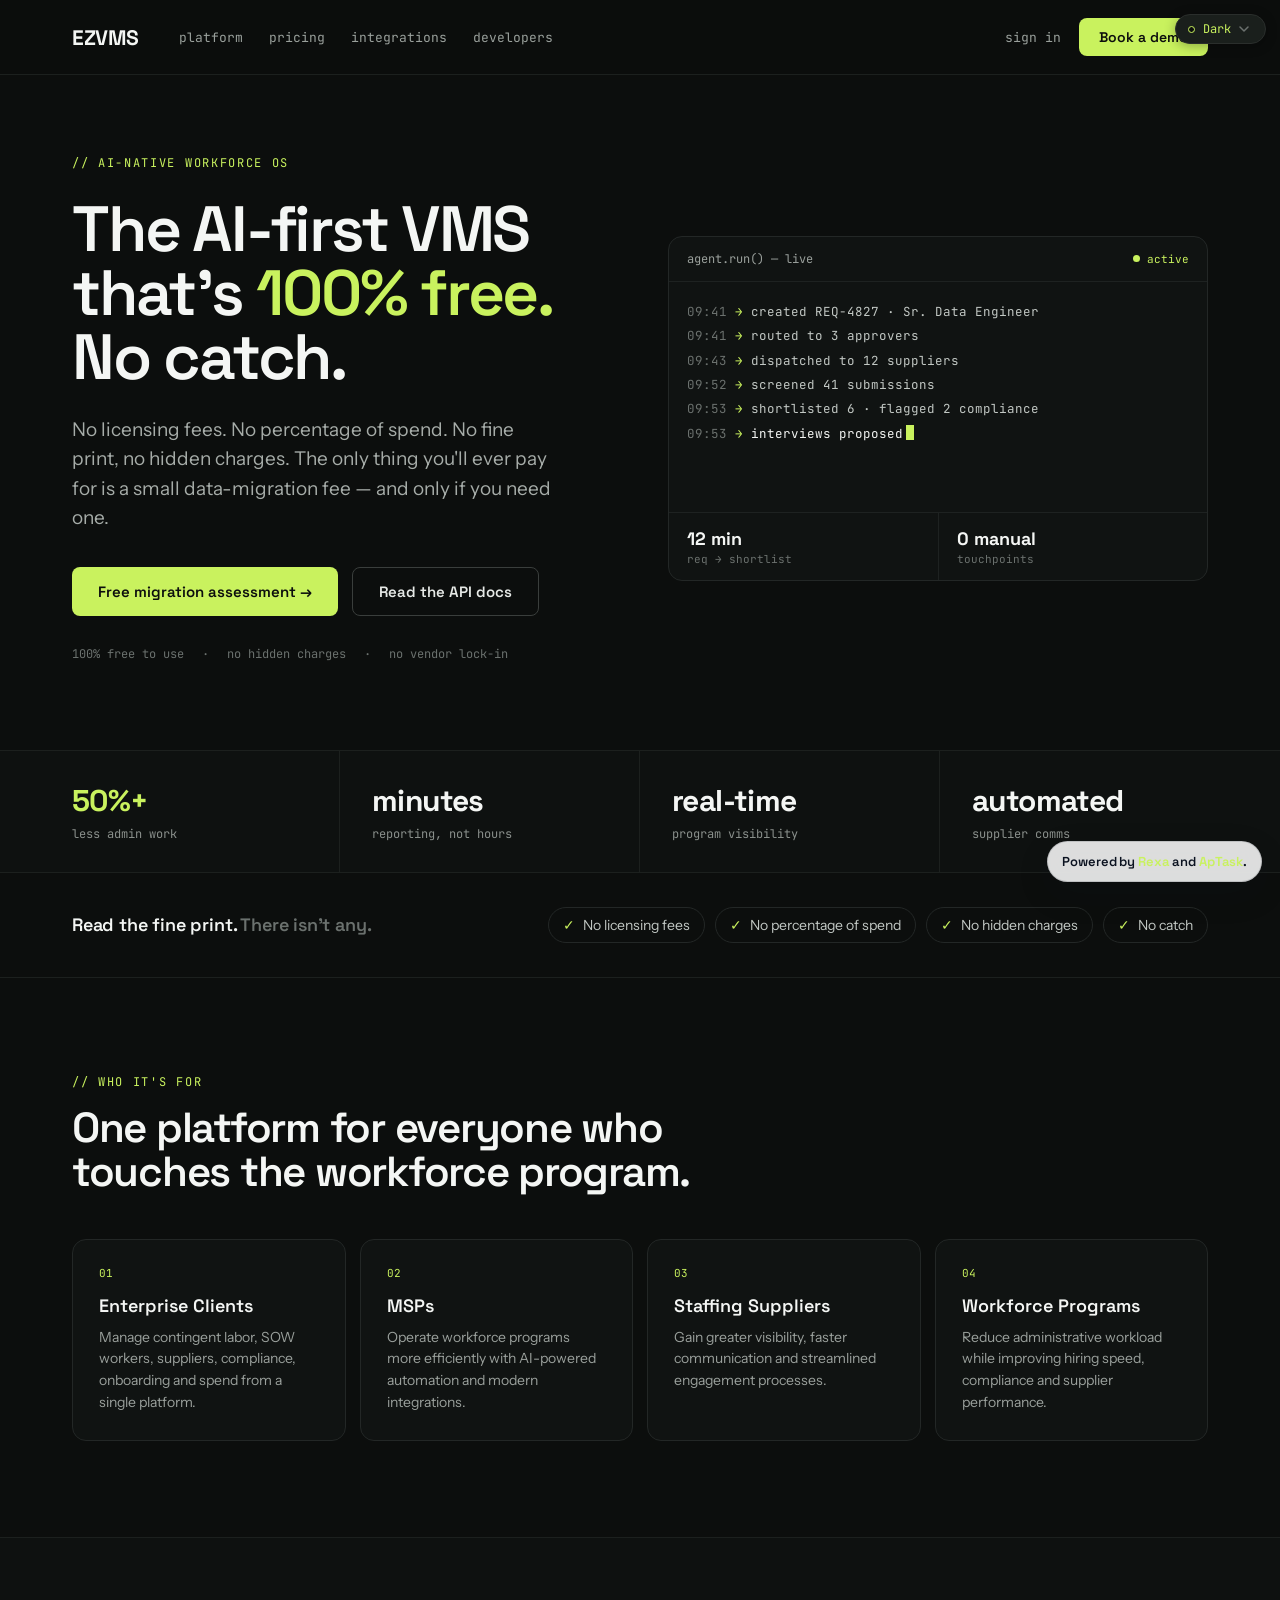
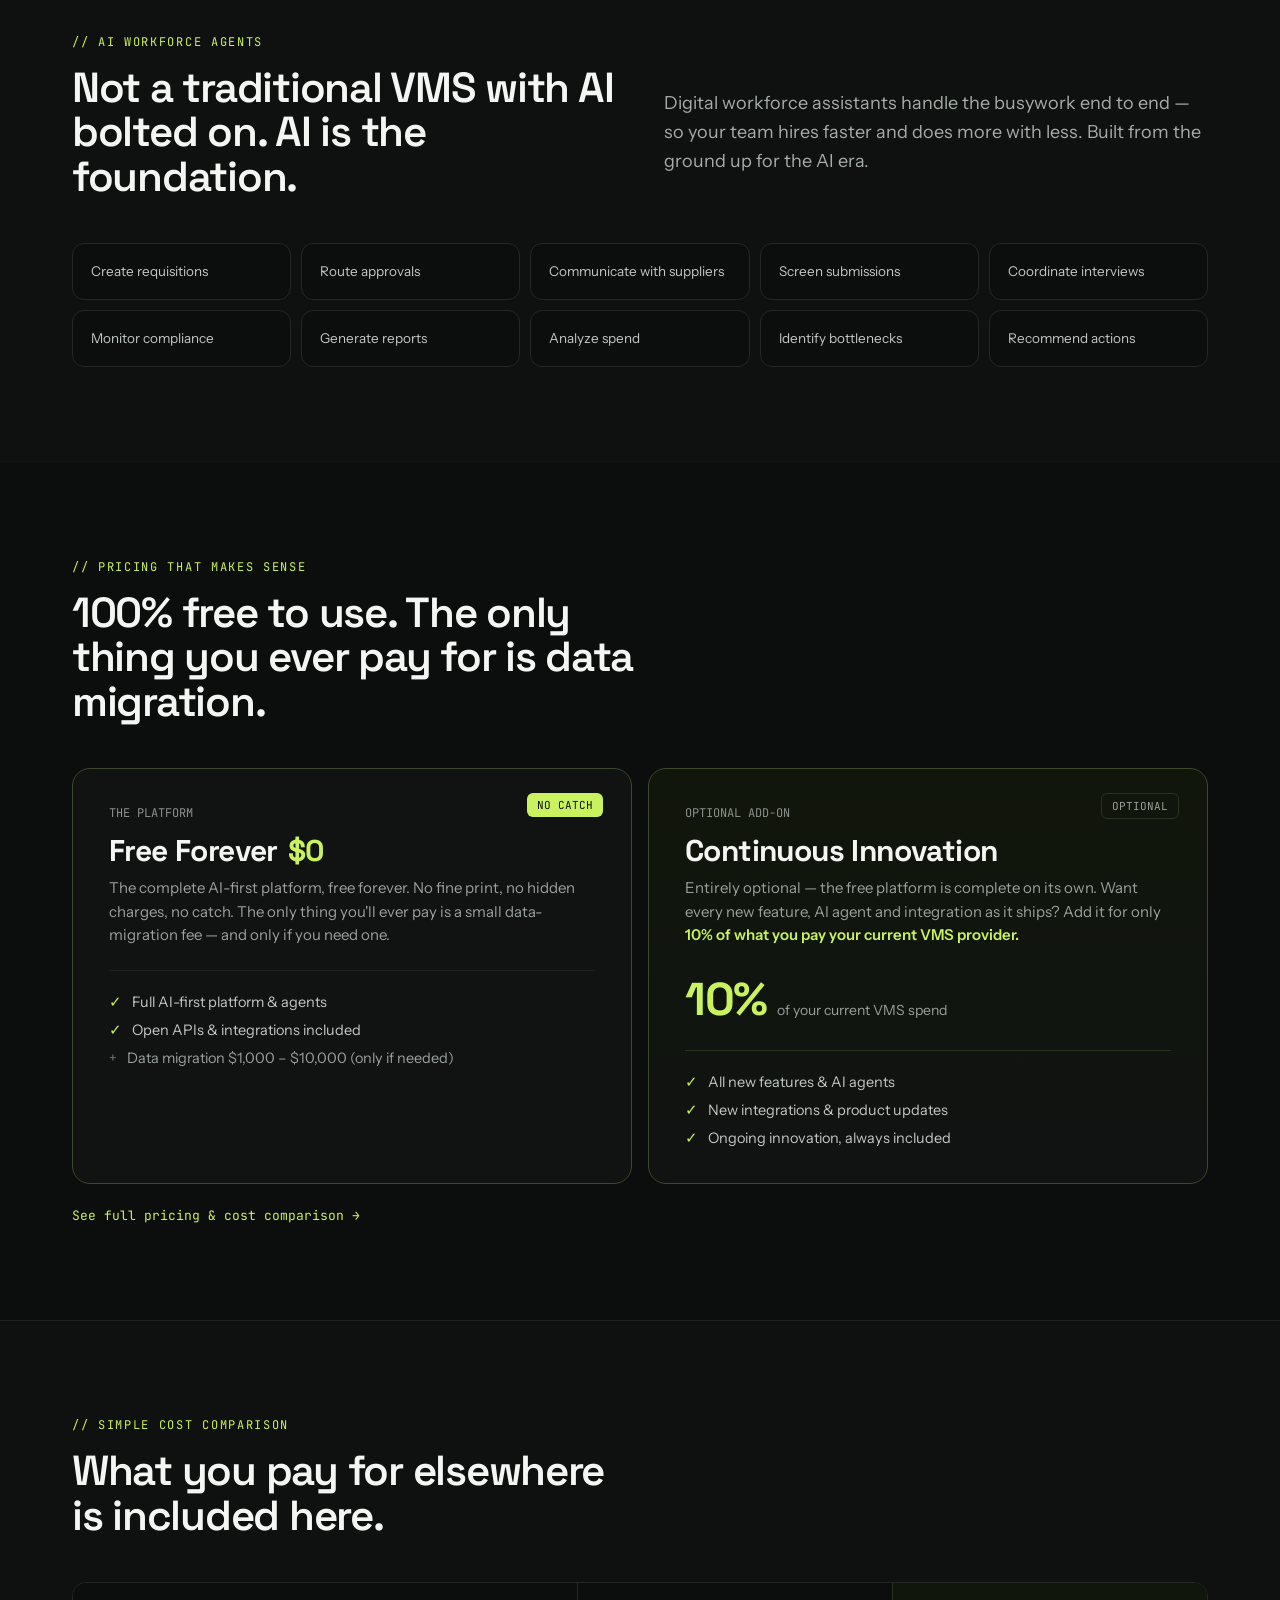
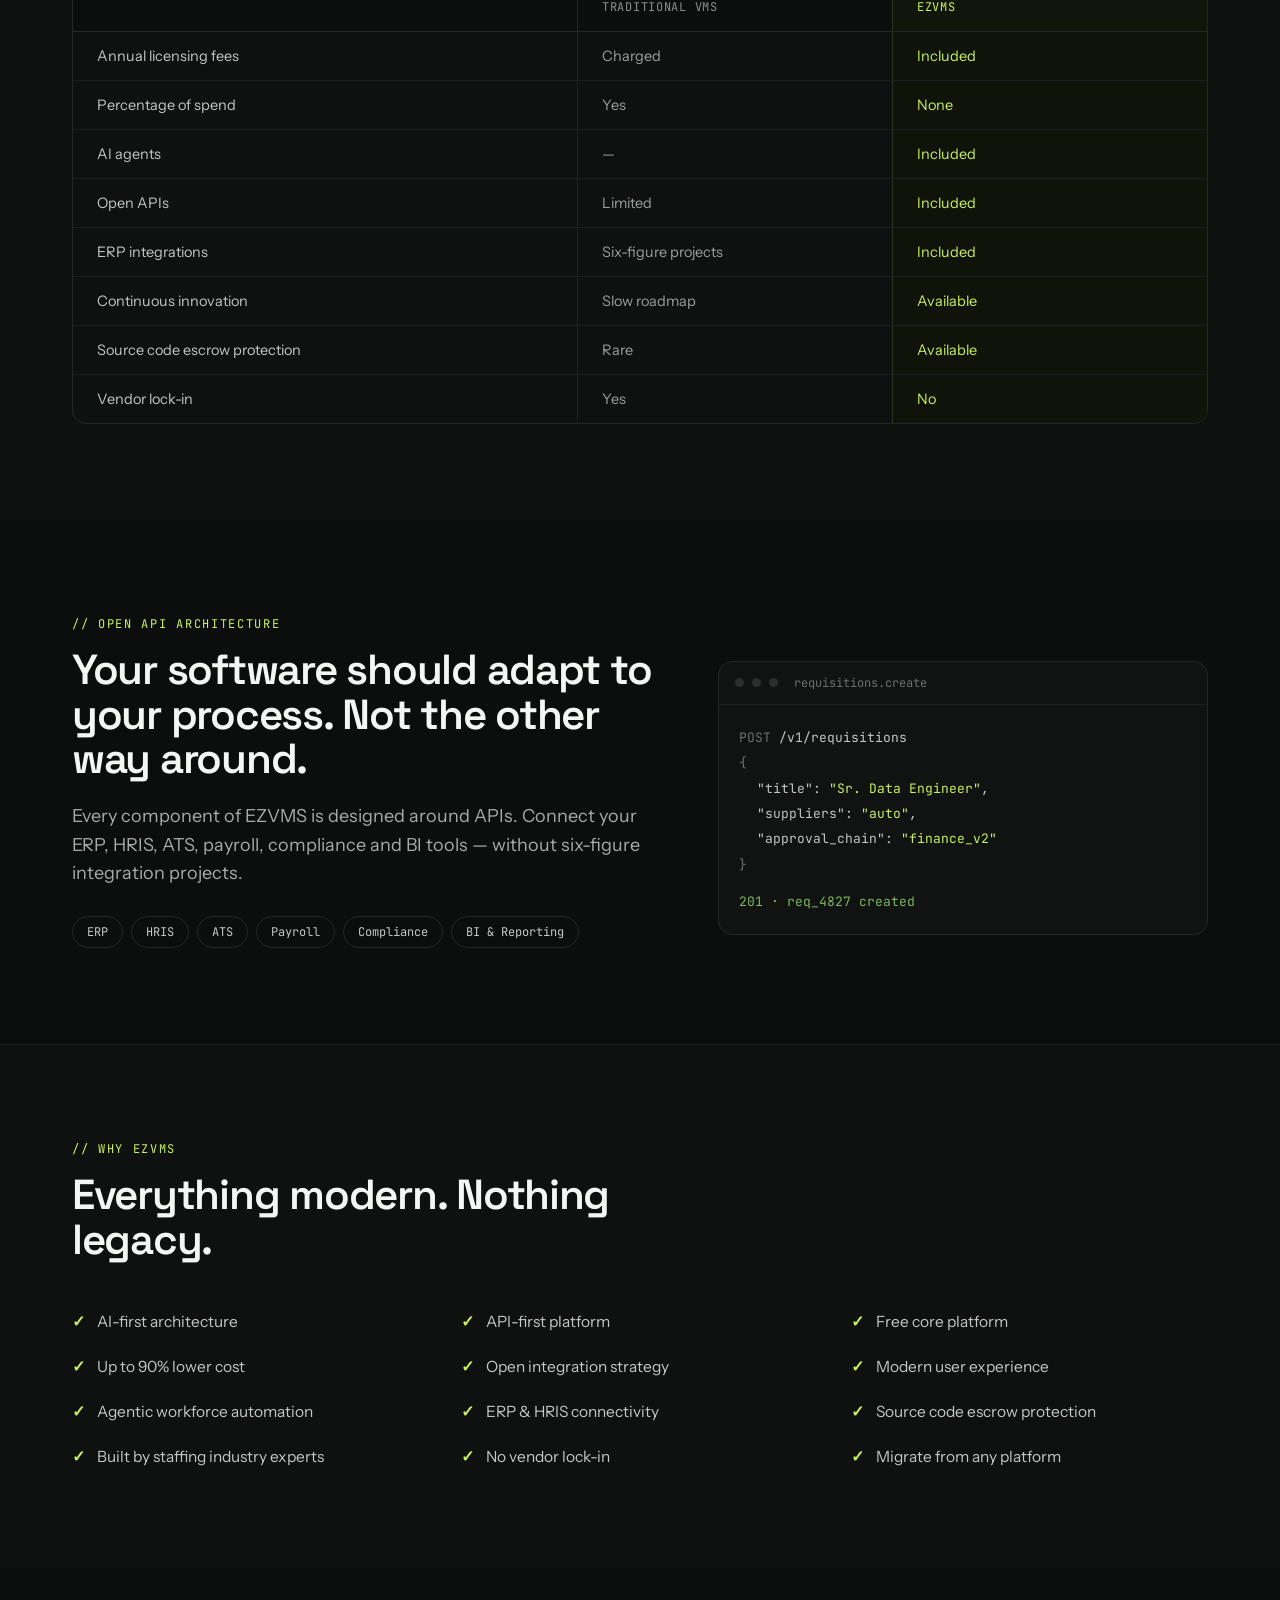
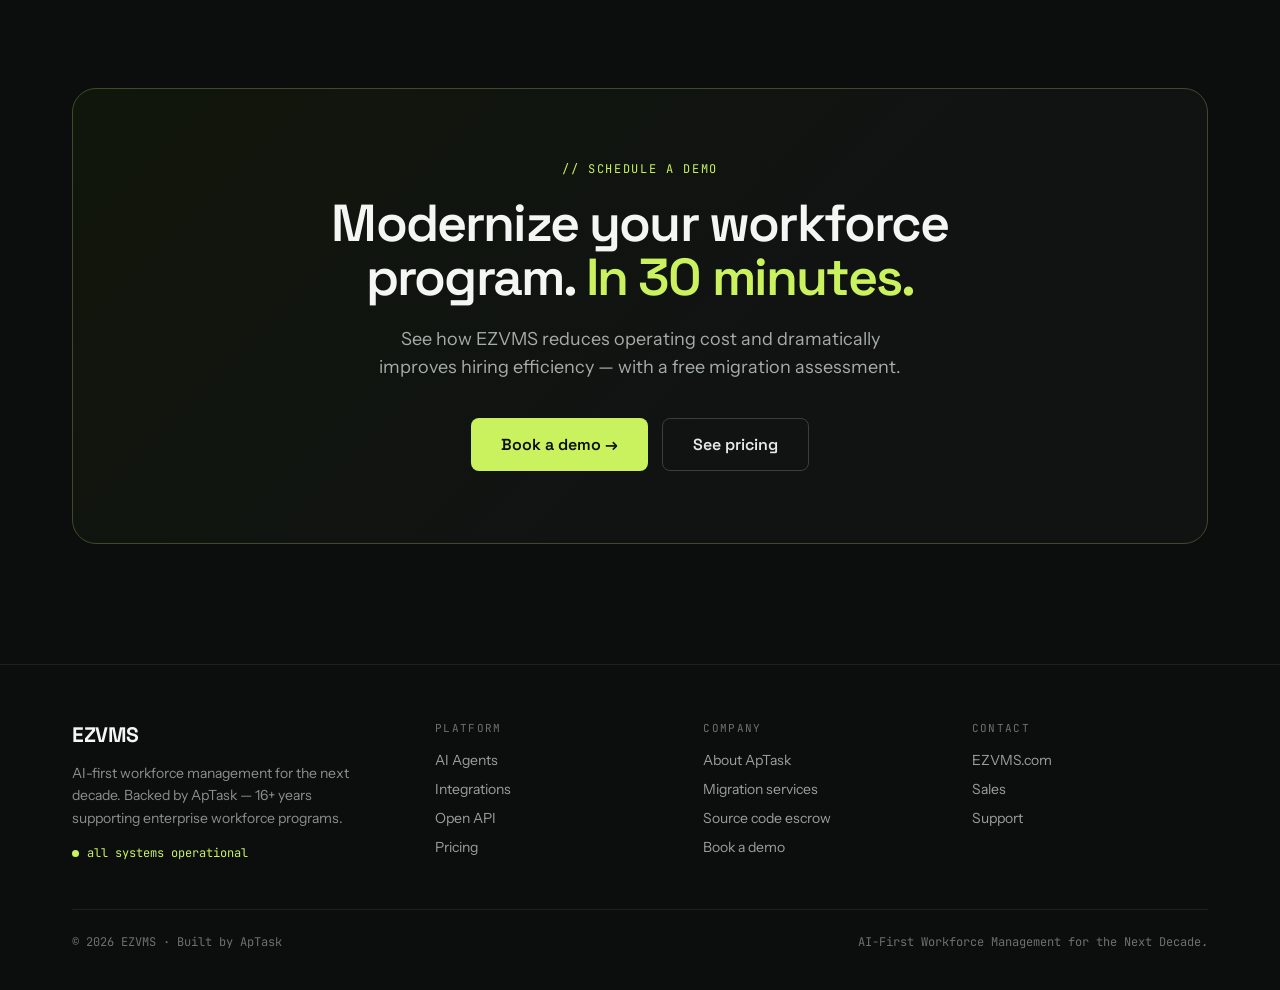
<file: v1.html>
<!DOCTYPE html>
<html lang="en">
<head>
  <meta charset="utf-8">
  <meta name="viewport" content="width=device-width, initial-scale=1">
  <title>EZVMS — AI-First Workforce Management. 100% Free.</title>
  <link rel="preconnect" href="https://fonts.googleapis.com">
  <link rel="preconnect" href="https://fonts.gstatic.com" crossorigin>
  <link href="https://fonts.googleapis.com/css2?family=Space+Grotesk:wght@400;500;600;700&family=Instrument+Sans:ital,wght@0,400;0,500;0,600;1,400&family=JetBrains+Mono:wght@400;500;600&display=swap" rel="stylesheet">
  <style>
    :root {
      --accent: #C9F25E;
      --ink: #0C0E0D;
      --bg: #0C0E0D;
      --bg-alt: #0E1110;
      --bg-card: #101312;
      --border: #1C201E;
      --border-card: #232726;
      --border-accent: #3D4A2E;
      --text: #F4F6F4;
      --text-muted: #A6ACA8;
      --text-dim: #9AA09C;
      --text-faint: #8A908C;
      --text-ghost: #6B716E;
      --text-mid: #C2C8C4;
    }

    *, *::before, *::after { box-sizing: border-box; }

    html { scroll-behavior: smooth; }

    body {
      margin: 0;
      background: var(--bg);
      color: var(--text);
      font-family: 'Instrument Sans', sans-serif;
      -webkit-font-smoothing: antialiased;
    }

    a { text-decoration: none; color: inherit; }

    /* ---- Keyframes ---- */
    @keyframes ez-blink { 0%, 49% { opacity: 1; } 50%, 100% { opacity: 0; } }
    @keyframes ez-feed { from { opacity: 0; transform: translateY(6px); } to { opacity: 1; transform: translateY(0); } }

    /* ---- Typography helpers ---- */
    .mono { font-family: 'JetBrains Mono', monospace; }
    .grotesk { font-family: 'Space Grotesk', sans-serif; }

    /* ---- Layout ---- */
    .container { max-width: 1200px; margin: 0 auto; padding: 0 32px; }

    /* ---- NAV ---- */
    .nav {
      position: sticky;
      top: 0;
      z-index: 50;
      background: rgba(12,14,13,0.72);
      backdrop-filter: blur(12px);
      -webkit-backdrop-filter: blur(12px);
      border-bottom: 1px solid var(--border);
      transition: background .25s, border-color .25s;
    }
    .nav.scrolled {
      background: rgba(12,14,13,0.9);
      border-bottom-color: #262A28;
    }
    .nav-inner {
      max-width: 1200px;
      margin: 0 auto;
      display: flex;
      align-items: center;
      justify-content: space-between;
      padding: 18px 32px;
    }
    .nav-left { display: flex; align-items: center; gap: 40px; }
    .nav-logo {
      font-family: 'Space Grotesk', sans-serif;
      font-weight: 700;
      font-size: 21px;
      letter-spacing: -0.02em;
      color: var(--text);
    }
    .nav-links {
      display: flex;
      gap: 26px;
      font-family: 'JetBrains Mono', monospace;
      font-size: 13px;
      color: var(--text-dim);
    }
    .nav-links a { transition: color .2s; }
    .nav-links a:hover { color: var(--text); }
    .nav-right { display: flex; align-items: center; gap: 18px; }
    .nav-signin {
      font-family: 'JetBrains Mono', monospace;
      font-size: 13px;
      color: var(--text-dim);
      cursor: pointer;
      transition: color .2s;
    }
    .nav-signin:hover { color: var(--text); }
    .btn-primary {
      background: var(--accent);
      color: var(--ink);
      font-family: 'Space Grotesk', sans-serif;
      font-weight: 600;
      border-radius: 8px;
      transition: transform .2s;
      display: inline-block;
    }
    .btn-primary:hover { transform: translateY(-1px); }
    .btn-primary.sm { font-size: 14px; padding: 10px 20px; }
    .btn-primary.md { font-size: 15px; padding: 15px 26px; }
    .btn-primary.lg { font-size: 16px; padding: 16px 30px; }
    .btn-outline {
      border: 1px solid #3A3E3C;
      color: #E6E9E6;
      font-family: 'Space Grotesk', sans-serif;
      font-weight: 600;
      border-radius: 8px;
      transition: border-color .2s;
      display: inline-block;
    }
    .btn-outline:hover { border-color: #6B716E; }
    .btn-outline.md { font-size: 15px; padding: 14px 26px; }
    .btn-outline.lg { font-size: 16px; padding: 15px 30px; }

    /* ---- HERO ---- */
    .hero {
      max-width: 1200px;
      margin: 0 auto;
      padding: 80px 32px 88px;
    }
    .hero-grid {
      display: grid;
      grid-template-columns: 1fr 1fr;
      gap: 56px;
      align-items: center;
    }
    .hero-tag {
      font-family: 'JetBrains Mono', monospace;
      font-size: 12px;
      letter-spacing: .14em;
      color: var(--accent);
      margin-bottom: 26px;
    }
    .hero-h1 {
      font-family: 'Space Grotesk', sans-serif;
      font-weight: 600;
      font-size: 64px;
      line-height: 1.0;
      letter-spacing: -0.035em;
      color: var(--text);
      margin: 0 0 26px;
    }
    .hero-h1 .hl { color: var(--accent); }
    .hero-p {
      font-size: 19px;
      line-height: 1.55;
      color: #A6ACA8;
      max-width: 480px;
      margin: 0 0 34px;
    }
    .hero-ctas { display: flex; gap: 14px; align-items: center; margin-bottom: 30px; flex-wrap: wrap; }
    .hero-assurance {
      display: flex;
      gap: 18px;
      font-family: 'JetBrains Mono', monospace;
      font-size: 12px;
      color: var(--text-ghost);
      flex-wrap: wrap;
    }

    /* Terminal card */
    .terminal-card {
      background: #101312;
      border: 1px solid var(--border-card);
      border-radius: 14px;
      overflow: hidden;
    }
    .terminal-header {
      display: flex;
      align-items: center;
      justify-content: space-between;
      padding: 14px 18px;
      border-bottom: 1px solid #1E2221;
    }
    .terminal-title {
      font-family: 'JetBrains Mono', monospace;
      font-size: 12px;
      color: var(--text-dim);
    }
    .terminal-status {
      display: flex;
      align-items: center;
      gap: 7px;
      font-family: 'JetBrains Mono', monospace;
      font-size: 11px;
      color: var(--accent);
    }
    .pulse-dot {
      width: 7px;
      height: 7px;
      border-radius: 50%;
      background: var(--accent);
      display: inline-block;
      animation: ez-blink 1.4s infinite;
    }
    .terminal-feed {
      padding: 18px;
      font-family: 'JetBrains Mono', monospace;
      font-size: 12.5px;
      line-height: 1.95;
      color: #C2C8C4;
      min-height: 230px;
    }
    .feed-ts { color: var(--text-ghost); }
    .feed-arrow { color: var(--accent); }
    .feed-active { color: var(--text); }
    .cursor-blink {
      display: inline-block;
      width: 8px;
      height: 15px;
      background: var(--accent);
      margin-left: 3px;
      vertical-align: -2px;
      animation: ez-blink 1s infinite;
    }
    .terminal-stats {
      display: flex;
      border-top: 1px solid #1E2221;
    }
    .terminal-stat {
      flex: 1;
      padding: 14px 18px;
    }
    .terminal-stat:first-child { border-right: 1px solid #1E2221; }
    .stat-val {
      font-family: 'Space Grotesk', sans-serif;
      font-weight: 700;
      font-size: 18px;
      color: var(--text);
    }
    .stat-label {
      font-family: 'JetBrains Mono', monospace;
      font-size: 11px;
      color: var(--text-ghost);
      margin-top: 2px;
    }

    /* ---- VALUE STRIP ---- */
    .value-strip {
      border-top: 1px solid var(--border);
      border-bottom: 1px solid var(--border);
      background: var(--bg-alt);
    }
    .value-strip-inner {
      max-width: 1200px;
      margin: 0 auto;
      display: grid;
      grid-template-columns: repeat(4, 1fr);
    }
    .value-cell {
      padding: 30px 32px;
      border-right: 1px solid var(--border);
    }
    .value-cell:last-child { border-right: none; }
    .value-num {
      font-family: 'Space Grotesk', sans-serif;
      font-weight: 700;
      font-size: 30px;
      letter-spacing: -0.02em;
    }
    .value-num.accent { color: var(--accent); }
    .value-num.white { color: var(--text); }
    .value-sub {
      font-family: 'JetBrains Mono', monospace;
      font-size: 12px;
      color: var(--text-faint);
      margin-top: 6px;
    }

    /* ---- NO CATCH BAND ---- */
    .nocatch-band {
      border-bottom: 1px solid var(--border);
      background: var(--bg);
    }
    .nocatch-inner {
      max-width: 1200px;
      margin: 0 auto;
      padding: 34px 32px;
      display: flex;
      align-items: center;
      justify-content: space-between;
      flex-wrap: wrap;
      gap: 18px;
    }
    .nocatch-headline {
      font-family: 'Space Grotesk', sans-serif;
      font-weight: 600;
      font-size: 18px;
      color: var(--text);
      letter-spacing: -0.01em;
    }
    .nocatch-headline span { color: var(--text-ghost); }
    .nocatch-chips { display: flex; gap: 10px; flex-wrap: wrap; }
    .chip {
      display: flex;
      align-items: center;
      gap: 8px;
      font-size: 14px;
      color: var(--text-mid);
      border: 1px solid var(--border-card);
      border-radius: 999px;
      padding: 8px 14px;
    }
    .chip .check { color: var(--accent); }

    /* ---- SECTION COMMON ---- */
    .section-reveal {
      opacity: 0;
      transform: translateY(16px);
    }
    .section-reveal.visible {
      transition: opacity .7s cubic-bezier(0.22,1,0.36,1), transform .7s cubic-bezier(0.22,1,0.36,1);
      opacity: 1;
      transform: translateY(0);
    }
    .section-tag {
      font-family: 'JetBrains Mono', monospace;
      font-size: 12px;
      letter-spacing: .14em;
      color: var(--accent);
      margin-bottom: 16px;
    }
    .section-h2 {
      font-family: 'Space Grotesk', sans-serif;
      font-weight: 600;
      font-size: 42px;
      line-height: 1.06;
      letter-spacing: -0.03em;
      color: var(--text);
      margin: 0 0 44px;
    }
    .section-h2.narrow { max-width: 620px; }

    /* ---- WHO IT'S FOR ---- */
    .who-section { max-width: 1200px; margin: 0 auto; padding: 96px 32px; }
    .who-grid { display: grid; grid-template-columns: repeat(4, 1fr); gap: 14px; }
    .who-card {
      background: var(--bg-card);
      border: 1px solid var(--border-card);
      border-radius: 14px;
      padding: 26px;
      transition: border-color .25s, transform .25s;
    }
    .who-card:hover { border-color: var(--border-accent); transform: translateY(-3px); }
    .who-num {
      font-family: 'JetBrains Mono', monospace;
      font-size: 11px;
      color: var(--accent);
      margin-bottom: 14px;
    }
    .who-title {
      font-family: 'Space Grotesk', sans-serif;
      font-weight: 600;
      font-size: 18px;
      color: var(--text);
      margin-bottom: 10px;
    }
    .who-desc { font-size: 14px; line-height: 1.55; color: var(--text-dim); }

    /* ---- AI AGENTS ---- */
    .agents-section { border-top: 1px solid var(--border); background: var(--bg-alt); }
    .agents-inner { max-width: 1200px; margin: 0 auto; padding: 96px 32px; }
    .agents-head {
      display: grid;
      grid-template-columns: 1fr 1fr;
      gap: 48px;
      align-items: start;
      margin-bottom: 44px;
    }
    .agents-h2 {
      font-family: 'Space Grotesk', sans-serif;
      font-weight: 600;
      font-size: 42px;
      line-height: 1.06;
      letter-spacing: -0.03em;
      color: var(--text);
      margin: 0;
    }
    .agents-p { font-size: 18px; line-height: 1.6; color: #A6ACA8; margin: 0; align-self: center; }
    .agents-grid { display: grid; grid-template-columns: repeat(5, 1fr); gap: 10px; }
    .agent-tile {
      background: var(--bg);
      border: 1px solid var(--border-card);
      border-radius: 12px;
      padding: 18px;
      font-size: 13.5px;
      color: var(--text-mid);
      line-height: 1.4;
      transition: border-color .25s;
    }
    .agent-tile:hover { border-color: var(--border-accent); }

    /* ---- PRICING ---- */
    .pricing-section { max-width: 1200px; margin: 0 auto; padding: 96px 32px; }
    .pricing-grid { display: grid; grid-template-columns: 1fr 1fr; gap: 16px; }
    .price-card {
      border-radius: 18px;
      padding: 36px;
      position: relative;
    }
    .price-card-free {
      background: var(--bg-card);
      border: 1px solid var(--border-accent);
    }
    .price-card-innovation {
      background: linear-gradient(180deg, #11160B, #101312);
      border: 1px solid var(--border-accent);
    }
    .price-badge {
      position: absolute;
      top: 24px;
      right: 28px;
      font-family: 'JetBrains Mono', monospace;
      font-size: 11px;
      padding: 5px 10px;
      border-radius: 6px;
    }
    .price-badge.solid { color: var(--ink); background: var(--accent); }
    .price-badge.outline { color: var(--text-dim); border: 1px solid #2A3320; }
    .price-label {
      font-family: 'JetBrains Mono', monospace;
      font-size: 12px;
      color: var(--text-faint);
      margin-bottom: 10px;
    }
    .price-row { display: flex; align-items: baseline; gap: 10px; margin-bottom: 6px; }
    .price-title {
      font-family: 'Space Grotesk', sans-serif;
      font-weight: 700;
      font-size: 30px;
      color: var(--text);
      letter-spacing: -0.02em;
    }
    .price-amount {
      font-family: 'Space Grotesk', sans-serif;
      font-weight: 700;
      font-size: 30px;
      color: var(--accent);
      letter-spacing: -0.02em;
    }
    .price-big {
      font-family: 'Space Grotesk', sans-serif;
      font-weight: 700;
      font-size: 46px;
      color: var(--accent);
      letter-spacing: -0.03em;
    }
    .price-desc { font-size: 15px; line-height: 1.55; color: var(--text-dim); margin: 0 0 24px; }
    .price-features {
      display: flex;
      flex-direction: column;
      gap: 10px;
      border-top: 1px solid #1E2221;
      padding-top: 22px;
    }
    .price-features.alt { border-top-color: #2A3320; }
    .feature-line { display: flex; align-items: center; gap: 10px; font-size: 14.5px; }
    .feature-line.bright { color: var(--text-mid); }
    .feature-line.dim { color: var(--text-dim); }
    .feature-line .check { color: var(--accent); }
    .feature-line .plus { color: var(--text-ghost); }
    .price-footer { margin-top: 20px; }
    .price-link {
      font-family: 'JetBrains Mono', monospace;
      font-size: 13px;
      color: var(--accent);
      transition: text-decoration .2s;
    }
    .price-link:hover { text-decoration: underline; }

    /* ---- COMPARISON TABLE ---- */
    .comp-section { border-top: 1px solid var(--border); background: var(--bg-alt); }
    .comp-inner { max-width: 1200px; margin: 0 auto; padding: 96px 32px; }
    .comp-table {
      border: 1px solid var(--border-card);
      border-radius: 14px;
      overflow: hidden;
    }
    .comp-head {
      display: grid;
      grid-template-columns: 1.6fr 1fr 1fr;
      background: var(--bg);
      border-bottom: 1px solid var(--border-card);
      font-family: 'JetBrains Mono', monospace;
      font-size: 12px;
      letter-spacing: .06em;
      color: var(--text-faint);
    }
    .comp-head-cell { padding: 16px 24px; }
    .comp-head-cell.trad { border-left: 1px solid var(--border-card); }
    .comp-head-cell.ez {
      border-left: 1px solid #2A3320;
      background: #11160B;
      color: var(--accent);
    }
    .comp-row {
      display: grid;
      grid-template-columns: 1.6fr 1fr 1fr;
      border-bottom: 1px solid var(--border);
      font-size: 14.5px;
    }
    .comp-row:last-child { border-bottom: none; }
    .comp-cell { padding: 15px 24px; }
    .comp-cell.feature { color: var(--text-mid); }
    .comp-cell.trad { border-left: 1px solid var(--border); color: var(--text-dim); }
    .comp-cell.ez { border-left: 1px solid #2A3320; background: #0F130A; color: var(--accent); }

    /* ---- OPEN API ---- */
    .api-section { max-width: 1200px; margin: 0 auto; padding: 96px 32px; }
    .api-grid { display: grid; grid-template-columns: 1.1fr .9fr; gap: 48px; align-items: center; }
    .api-h2 {
      font-family: 'Space Grotesk', sans-serif;
      font-weight: 600;
      font-size: 42px;
      line-height: 1.06;
      letter-spacing: -0.03em;
      color: var(--text);
      margin: 0 0 20px;
    }
    .api-p { font-size: 18px; line-height: 1.6; color: #A6ACA8; margin: 0 0 28px; }
    .api-tags { display: flex; flex-wrap: wrap; gap: 8px; }
    .api-tag {
      font-family: 'JetBrains Mono', monospace;
      font-size: 12px;
      color: var(--text-mid);
      border: 1px solid var(--border-card);
      border-radius: 999px;
      padding: 7px 14px;
    }
    .code-card {
      background: var(--bg-card);
      border: 1px solid var(--border-card);
      border-radius: 14px;
      overflow: hidden;
    }
    .code-header {
      display: flex;
      align-items: center;
      gap: 8px;
      padding: 13px 16px;
      border-bottom: 1px solid #1E2221;
      font-family: 'JetBrains Mono', monospace;
      font-size: 12px;
      color: var(--text-ghost);
    }
    .code-dot {
      width: 9px;
      height: 9px;
      border-radius: 50%;
      background: #2A2E2C;
    }
    .code-filename { margin-left: 8px; }
    .code-body {
      padding: 20px;
      font-family: 'JetBrains Mono', monospace;
      font-size: 13px;
      line-height: 1.95;
      color: var(--text-mid);
    }
    .code-method { color: var(--text-ghost); }
    .code-brace { color: var(--text-ghost); }
    .code-string { color: var(--accent); }
    .code-success { color: #7FB85A; margin-top: 12px; }

    /* ---- WHY EZVMS ---- */
    .why-section { border-top: 1px solid var(--border); background: var(--bg-alt); }
    .why-inner { max-width: 1200px; margin: 0 auto; padding: 96px 32px; }
    .why-grid { display: grid; grid-template-columns: repeat(3, 1fr); gap: 14px 32px; }
    .why-item {
      display: flex;
      align-items: center;
      gap: 12px;
      font-size: 15.5px;
      color: var(--text-mid);
      padding: 6px 0;
    }
    .why-check { color: var(--accent); font-weight: 600; }

    /* ---- DEMO CTA ---- */
    .demo-section { max-width: 1200px; margin: 0 auto; padding: 120px 32px; }
    .demo-card {
      background: linear-gradient(135deg, #11160B 0%, #101312 60%);
      border: 1px solid var(--border-accent);
      border-radius: 24px;
      padding: 72px 56px;
      text-align: center;
    }
    .demo-tag {
      font-family: 'JetBrains Mono', monospace;
      font-size: 12px;
      letter-spacing: .14em;
      color: var(--accent);
      margin-bottom: 20px;
    }
    .demo-h2 {
      font-family: 'Space Grotesk', sans-serif;
      font-weight: 600;
      font-size: 52px;
      line-height: 1.03;
      letter-spacing: -0.035em;
      color: var(--text);
      margin: 0 auto 22px;
      max-width: 720px;
    }
    .demo-h2 .hl { color: var(--accent); }
    .demo-p { font-size: 18px; line-height: 1.55; color: #A6ACA8; max-width: 560px; margin: 0 auto 36px; }
    .demo-ctas { display: flex; gap: 14px; justify-content: center; flex-wrap: wrap; }

    /* ---- FOOTER ---- */
    .footer { border-top: 1px solid var(--border); background: var(--bg); }
    .footer-inner { max-width: 1200px; margin: 0 auto; padding: 56px 32px 40px; }
    .footer-grid {
      display: grid;
      grid-template-columns: 1.4fr 1fr 1fr 1fr;
      gap: 32px;
      margin-bottom: 48px;
    }
    .footer-logo {
      font-family: 'Space Grotesk', sans-serif;
      font-weight: 700;
      font-size: 21px;
      letter-spacing: -0.02em;
      color: var(--text);
      margin-bottom: 14px;
    }
    .footer-desc { font-size: 14px; line-height: 1.6; color: var(--text-faint); max-width: 280px; margin: 0 0 16px; }
    .footer-status {
      display: flex;
      align-items: center;
      gap: 8px;
      font-family: 'JetBrains Mono', monospace;
      font-size: 12px;
      color: var(--accent);
    }
    .status-dot {
      width: 7px;
      height: 7px;
      border-radius: 50%;
      background: var(--accent);
      display: inline-block;
    }
    .footer-col-label {
      font-family: 'JetBrains Mono', monospace;
      font-size: 11px;
      letter-spacing: .12em;
      color: var(--text-ghost);
      margin-bottom: 16px;
    }
    .footer-links {
      display: flex;
      flex-direction: column;
      gap: 11px;
      font-size: 14px;
      color: var(--text-dim);
    }
    .footer-links a { transition: color .2s; }
    .footer-links a:hover { color: var(--text); }
    .footer-bottom {
      border-top: 1px solid var(--border);
      padding-top: 24px;
      display: flex;
      justify-content: space-between;
      font-family: 'JetBrains Mono', monospace;
      font-size: 12px;
      color: var(--text-ghost);
      flex-wrap: wrap;
      gap: 10px;
    }

    /* ---- Responsive ---- */
    @media (max-width: 900px) {
      .hero-grid,
      .agents-head,
      .api-grid { grid-template-columns: 1fr; }
      .hero-h1 { font-size: 46px; }
      .who-grid { grid-template-columns: 1fr 1fr; }
      .agents-grid { grid-template-columns: repeat(2, 1fr); }
      .pricing-grid { grid-template-columns: 1fr; }
      .footer-grid { grid-template-columns: 1fr 1fr; }
      .demo-h2 { font-size: 38px; }
    }

    @media (max-width: 600px) {
      .container, .nav-inner, .hero, .who-section, .agents-inner,
      .pricing-section, .comp-inner, .api-section, .why-inner,
      .demo-section, .footer-inner { padding-left: 20px; padding-right: 20px; }
      .nav-links { display: none; }
      .who-grid { grid-template-columns: 1fr; }
      .why-grid { grid-template-columns: 1fr; }
      .footer-grid { grid-template-columns: 1fr; }
      .value-strip-inner { grid-template-columns: 1fr 1fr; }
      .demo-card { padding: 40px 24px; }
    }
  </style>
</head>
<body>

<!-- DESIGN SWITCHER -->
<style>.ds-opt-dark:hover{background:rgba(255,255,255,.08)!important;}</style>
<div id="ds-wrap" style="position:fixed;top:14px;right:14px;z-index:9999;user-select:none;">
  <button id="ds-btn" style="display:flex;align-items:center;gap:8px;background:#1A1F1C;border:1.5px solid #2A2E2C;border-radius:999px;padding:8px 16px 8px 12px;font-family:'JetBrains Mono',monospace;font-size:12px;color:#C9F25E;cursor:pointer;box-shadow:0 2px 12px rgba(0,0,0,.3);white-space:nowrap;line-height:1;">
    <span style="width:7px;height:7px;border-radius:50%;background:#0C0E0D;border:1.5px solid #C9F25E;display:inline-block;flex:none;"></span>
    Dark
    <svg width="10" height="6" viewBox="0 0 10 6" fill="none"><path d="M1 1l4 4 4-4" stroke="#6B716E" stroke-width="1.5" stroke-linecap="round" stroke-linejoin="round"/></svg>
  </button>
  <div id="ds-menu" style="display:none;position:absolute;top:calc(100% + 8px);right:0;background:#0E1110;border:1px solid #1C201E;border-radius:14px;box-shadow:0 12px 40px rgba(0,0,0,.4);min-width:176px;overflow:hidden;padding:5px;">
    <a href="v3.html" class="ds-opt-dark" style="display:flex;align-items:center;gap:10px;padding:10px 14px;border-radius:9px;font-family:'Space Grotesk',sans-serif;font-size:14px;font-weight:500;color:#A6ACA8;transition:background .15s;">
      <span style="width:8px;height:8px;border-radius:50%;background:#2563EB;flex:none;"></span>Bold
    </a>
    <a href="index.html" class="ds-opt-dark" style="display:flex;align-items:center;gap:10px;padding:10px 14px;border-radius:9px;font-family:'Space Grotesk',sans-serif;font-size:14px;font-weight:500;color:#A6ACA8;transition:background .15s;">
      <span style="width:8px;height:8px;border-radius:50%;background:#93A8D0;flex:none;"></span>Light
    </a>
    <div style="background:rgba(201,242,94,.08);border-radius:9px;display:flex;align-items:center;gap:10px;padding:10px 14px;font-family:'Space Grotesk',sans-serif;font-size:14px;font-weight:600;color:#C9F25E;">
      <span style="width:8px;height:8px;border-radius:50%;background:#0C0E0D;border:1.5px solid #C9F25E;flex:none;"></span>Dark
    </div>
  </div>
</div>
<script>
(function(){
  const btn=document.getElementById('ds-btn'),menu=document.getElementById('ds-menu');
  btn.addEventListener('click',function(e){e.stopPropagation();menu.style.display=menu.style.display==='none'?'block':'none';});
  document.addEventListener('click',function(){menu.style.display='none';});
})();
</script>

  <!-- NAV -->
  <header class="nav" id="nav">
    <div class="nav-inner">
      <div class="nav-left">
        <a href="/" class="nav-logo">EZVMS</a>
        <nav class="nav-links">
          <a href="#platform">platform</a>
          <a href="pricing.html">pricing</a>
          <a href="integrations.html">integrations</a>
          <a href="developers.html">developers</a>
        </nav>
      </div>
      <div class="nav-right">
        <span class="nav-signin">sign in</span>
        <a href="#demo" class="btn-primary sm">Book a demo</a>
      </div>
    </div>
  </header>

  <!-- HERO -->
  <section id="platform" class="hero">
    <div class="hero-grid">
      <div>
        <div class="hero-tag">// AI-NATIVE WORKFORCE OS</div>
        <h1 class="hero-h1">The AI-first VMS that's <span class="hl">100% free.</span> No catch.</h1>
        <p class="hero-p">No licensing fees. No percentage of spend. No fine print, no hidden charges. The only thing you'll ever pay for is a small data-migration fee — and only if you need one.</p>
        <div class="hero-ctas">
          <a href="#demo" class="btn-primary md">Free migration assessment →</a>
          <a href="developers.html" class="btn-outline md">Read the API docs</a>
        </div>
        <div class="hero-assurance">
          <span>100% free to use</span><span>·</span><span>no hidden charges</span><span>·</span><span>no vendor lock-in</span>
        </div>
      </div>

      <!-- Live agent terminal -->
      <div class="terminal-card">
        <div class="terminal-header">
          <span class="terminal-title">agent.run() — live</span>
          <span class="terminal-status"><span class="pulse-dot"></span>active</span>
        </div>
        <div class="terminal-feed">
          <div><span class="feed-ts">09:41</span> <span class="feed-arrow">→</span> created REQ-4827 · Sr. Data Engineer</div>
          <div><span class="feed-ts">09:41</span> <span class="feed-arrow">→</span> routed to 3 approvers</div>
          <div><span class="feed-ts">09:43</span> <span class="feed-arrow">→</span> dispatched to 12 suppliers</div>
          <div><span class="feed-ts">09:52</span> <span class="feed-arrow">→</span> screened 41 submissions</div>
          <div><span class="feed-ts">09:53</span> <span class="feed-arrow">→</span> shortlisted 6 · flagged 2 compliance</div>
          <div class="feed-active"><span class="feed-ts">09:53</span> <span class="feed-arrow">→</span> interviews proposed<span class="cursor-blink"></span></div>
        </div>
        <div class="terminal-stats">
          <div class="terminal-stat">
            <div class="stat-val">12 min</div>
            <div class="stat-label">req → shortlist</div>
          </div>
          <div class="terminal-stat">
            <div class="stat-val">0 manual</div>
            <div class="stat-label">touchpoints</div>
          </div>
        </div>
      </div>
    </div>
  </section>

  <!-- VALUE STRIP -->
  <section class="value-strip">
    <div class="value-strip-inner">
      <div class="value-cell">
        <div class="value-num accent">50%+</div>
        <div class="value-sub">less admin work</div>
      </div>
      <div class="value-cell">
        <div class="value-num white">minutes</div>
        <div class="value-sub">reporting, not hours</div>
      </div>
      <div class="value-cell">
        <div class="value-num white">real-time</div>
        <div class="value-sub">program visibility</div>
      </div>
      <div class="value-cell">
        <div class="value-num white">automated</div>
        <div class="value-sub">supplier comms</div>
      </div>
    </div>
  </section>

  <!-- NO CATCH BAND -->
  <section class="nocatch-band">
    <div class="nocatch-inner">
      <div class="nocatch-headline">Read the fine print. <span>There isn't any.</span></div>
      <div class="nocatch-chips">
        <span class="chip"><span class="check">✓</span> No licensing fees</span>
        <span class="chip"><span class="check">✓</span> No percentage of spend</span>
        <span class="chip"><span class="check">✓</span> No hidden charges</span>
        <span class="chip"><span class="check">✓</span> No catch</span>
      </div>
    </div>
  </section>

  <!-- WHO IT'S FOR -->
  <section class="who-section section-reveal">
    <div class="section-tag">// WHO IT'S FOR</div>
    <h2 class="section-h2 narrow">One platform for everyone who touches the workforce program.</h2>
    <div class="who-grid">
      <div class="who-card">
        <div class="who-num">01</div>
        <div class="who-title">Enterprise Clients</div>
        <div class="who-desc">Manage contingent labor, SOW workers, suppliers, compliance, onboarding and spend from a single platform.</div>
      </div>
      <div class="who-card">
        <div class="who-num">02</div>
        <div class="who-title">MSPs</div>
        <div class="who-desc">Operate workforce programs more efficiently with AI-powered automation and modern integrations.</div>
      </div>
      <div class="who-card">
        <div class="who-num">03</div>
        <div class="who-title">Staffing Suppliers</div>
        <div class="who-desc">Gain greater visibility, faster communication and streamlined engagement processes.</div>
      </div>
      <div class="who-card">
        <div class="who-num">04</div>
        <div class="who-title">Workforce Programs</div>
        <div class="who-desc">Reduce administrative workload while improving hiring speed, compliance and supplier performance.</div>
      </div>
    </div>
  </section>

  <!-- AI WORKFORCE AGENTS -->
  <section class="agents-section section-reveal">
    <div class="agents-inner">
      <div class="section-tag">// AI WORKFORCE AGENTS</div>
      <div class="agents-head">
        <h2 class="agents-h2">Not a traditional VMS with AI bolted on. AI is the foundation.</h2>
        <p class="agents-p">Digital workforce assistants handle the busywork end to end — so your team hires faster and does more with less. Built from the ground up for the AI era.</p>
      </div>
      <div class="agents-grid">
        <div class="agent-tile">Create requisitions</div>
        <div class="agent-tile">Route approvals</div>
        <div class="agent-tile">Communicate with suppliers</div>
        <div class="agent-tile">Screen submissions</div>
        <div class="agent-tile">Coordinate interviews</div>
        <div class="agent-tile">Monitor compliance</div>
        <div class="agent-tile">Generate reports</div>
        <div class="agent-tile">Analyze spend</div>
        <div class="agent-tile">Identify bottlenecks</div>
        <div class="agent-tile">Recommend actions</div>
      </div>
    </div>
  </section>

  <!-- PRICING -->
  <section id="pricing" class="pricing-section section-reveal">
    <div class="section-tag">// PRICING THAT MAKES SENSE</div>
    <h2 class="section-h2" style="max-width:600px;">100% free to use. The only thing you ever pay for is data migration.</h2>
    <div class="pricing-grid">
      <div class="price-card price-card-free">
        <span class="price-badge solid">NO CATCH</span>
        <div class="price-label">THE PLATFORM</div>
        <div class="price-row">
          <span class="price-title">Free Forever</span>
          <span class="price-amount">$0</span>
        </div>
        <p class="price-desc">The complete AI-first platform, free forever. No fine print, no hidden charges, no catch. The only thing you'll ever pay is a small data-migration fee — and only if you need one.</p>
        <div class="price-features">
          <div class="feature-line bright"><span class="check">✓</span> Full AI-first platform &amp; agents</div>
          <div class="feature-line bright"><span class="check">✓</span> Open APIs &amp; integrations included</div>
          <div class="feature-line dim"><span class="plus">+</span> Data migration $1,000 – $10,000 (only if needed)</div>
        </div>
      </div>
      <div class="price-card price-card-innovation">
        <span class="price-badge outline">OPTIONAL</span>
        <div class="price-label">OPTIONAL ADD-ON</div>
        <div class="price-title" style="margin-bottom:6px;">Continuous Innovation</div>
        <p class="price-desc">Entirely optional — the free platform is complete on its own. Want every new feature, AI agent and integration as it ships? Add it for only <strong style="color:var(--accent);font-weight:600;">10% of what you pay your current VMS provider.</strong></p>
        <div class="price-row" style="margin-bottom:22px;">
          <span class="price-big">10%</span>
          <span style="font-size:14px;color:var(--text-dim);">of your current VMS spend</span>
        </div>
        <div class="price-features alt">
          <div class="feature-line bright"><span class="check">✓</span> All new features &amp; AI agents</div>
          <div class="feature-line bright"><span class="check">✓</span> New integrations &amp; product updates</div>
          <div class="feature-line bright"><span class="check">✓</span> Ongoing innovation, always included</div>
        </div>
      </div>
    </div>
    <div class="price-footer">
      <a href="pricing.html" class="price-link">See full pricing &amp; cost comparison →</a>
    </div>
  </section>

  <!-- COST COMPARISON TABLE -->
  <section class="comp-section section-reveal">
    <div class="comp-inner">
      <div class="section-tag">// SIMPLE COST COMPARISON</div>
      <h2 class="section-h2" style="max-width:560px;">What you pay for elsewhere is included here.</h2>
      <div class="comp-table">
        <div class="comp-head">
          <div class="comp-head-cell"></div>
          <div class="comp-head-cell trad">TRADITIONAL VMS</div>
          <div class="comp-head-cell ez">EZVMS</div>
        </div>
        <div>
          <div class="comp-row">
            <div class="comp-cell feature">Annual licensing fees</div>
            <div class="comp-cell trad">Charged</div>
            <div class="comp-cell ez">Included</div>
          </div>
          <div class="comp-row">
            <div class="comp-cell feature">Percentage of spend</div>
            <div class="comp-cell trad">Yes</div>
            <div class="comp-cell ez">None</div>
          </div>
          <div class="comp-row">
            <div class="comp-cell feature">AI agents</div>
            <div class="comp-cell trad">—</div>
            <div class="comp-cell ez">Included</div>
          </div>
          <div class="comp-row">
            <div class="comp-cell feature">Open APIs</div>
            <div class="comp-cell trad">Limited</div>
            <div class="comp-cell ez">Included</div>
          </div>
          <div class="comp-row">
            <div class="comp-cell feature">ERP integrations</div>
            <div class="comp-cell trad">Six-figure projects</div>
            <div class="comp-cell ez">Included</div>
          </div>
          <div class="comp-row">
            <div class="comp-cell feature">Continuous innovation</div>
            <div class="comp-cell trad">Slow roadmap</div>
            <div class="comp-cell ez">Available</div>
          </div>
          <div class="comp-row">
            <div class="comp-cell feature">Source code escrow protection</div>
            <div class="comp-cell trad">Rare</div>
            <div class="comp-cell ez">Available</div>
          </div>
          <div class="comp-row">
            <div class="comp-cell feature">Vendor lock-in</div>
            <div class="comp-cell trad">Yes</div>
            <div class="comp-cell ez">No</div>
          </div>
        </div>
      </div>
    </div>
  </section>

  <!-- OPEN API -->
  <section class="api-section section-reveal">
    <div class="section-tag">// OPEN API ARCHITECTURE</div>
    <div class="api-grid">
      <div>
        <h2 class="api-h2">Your software should adapt to your process. Not the other way around.</h2>
        <p class="api-p">Every component of EZVMS is designed around APIs. Connect your ERP, HRIS, ATS, payroll, compliance and BI tools — without six-figure integration projects.</p>
        <div class="api-tags">
          <span class="api-tag">ERP</span>
          <span class="api-tag">HRIS</span>
          <span class="api-tag">ATS</span>
          <span class="api-tag">Payroll</span>
          <span class="api-tag">Compliance</span>
          <span class="api-tag">BI &amp; Reporting</span>
        </div>
      </div>
      <div class="code-card">
        <div class="code-header">
          <span class="code-dot"></span>
          <span class="code-dot"></span>
          <span class="code-dot"></span>
          <span class="code-filename">requisitions.create</span>
        </div>
        <div class="code-body">
          <div><span class="code-method">POST</span> /v1/requisitions</div>
          <div class="code-brace">{</div>
          <div style="padding-left:18px;">"title": <span class="code-string">"Sr. Data Engineer"</span>,</div>
          <div style="padding-left:18px;">"suppliers": <span class="code-string">"auto"</span>,</div>
          <div style="padding-left:18px;">"approval_chain": <span class="code-string">"finance_v2"</span></div>
          <div class="code-brace">}</div>
          <div class="code-success">201 · req_4827 created</div>
        </div>
      </div>
    </div>
  </section>

  <!-- WHY EZVMS -->
  <section class="why-section section-reveal">
    <div class="why-inner">
      <div class="section-tag">// WHY EZVMS</div>
      <h2 class="section-h2" style="max-width:560px;">Everything modern. Nothing legacy.</h2>
      <div class="why-grid">
        <div class="why-item"><span class="why-check">✓</span> AI-first architecture</div>
        <div class="why-item"><span class="why-check">✓</span> API-first platform</div>
        <div class="why-item"><span class="why-check">✓</span> Free core platform</div>
        <div class="why-item"><span class="why-check">✓</span> Up to 90% lower cost</div>
        <div class="why-item"><span class="why-check">✓</span> Open integration strategy</div>
        <div class="why-item"><span class="why-check">✓</span> Modern user experience</div>
        <div class="why-item"><span class="why-check">✓</span> Agentic workforce automation</div>
        <div class="why-item"><span class="why-check">✓</span> ERP &amp; HRIS connectivity</div>
        <div class="why-item"><span class="why-check">✓</span> Source code escrow protection</div>
        <div class="why-item"><span class="why-check">✓</span> Built by staffing industry experts</div>
        <div class="why-item"><span class="why-check">✓</span> No vendor lock-in</div>
        <div class="why-item"><span class="why-check">✓</span> Migrate from any platform</div>
      </div>
    </div>
  </section>

  <!-- DEMO CTA -->
  <section id="demo" class="demo-section section-reveal">
    <div class="demo-card">
      <div class="demo-tag">// SCHEDULE A DEMO</div>
      <h2 class="demo-h2">Modernize your workforce program. <span class="hl">In 30 minutes.</span></h2>
      <p class="demo-p">See how EZVMS reduces operating cost and dramatically improves hiring efficiency — with a free migration assessment.</p>
      <div class="demo-ctas">
        <a href="#" class="btn-primary lg">Book a demo →</a>
        <a href="pricing.html" class="btn-outline lg">See pricing</a>
      </div>
    </div>
  </section>

  <!-- FOOTER -->
  <footer class="footer">
    <div class="footer-inner">
      <div class="footer-grid">
        <div>
          <div class="footer-logo">EZVMS</div>
          <p class="footer-desc">AI-first workforce management for the next decade. Backed by ApTask — 16+ years supporting enterprise workforce programs.</p>
          <div class="footer-status">
            <span class="status-dot"></span>all systems operational
          </div>
        </div>
        <div>
          <div class="footer-col-label">PLATFORM</div>
          <div class="footer-links">
            <a href="#platform">AI Agents</a>
            <a href="integrations.html">Integrations</a>
            <a href="developers.html">Open API</a>
            <a href="pricing.html">Pricing</a>
          </div>
        </div>
        <div>
          <div class="footer-col-label">COMPANY</div>
          <div class="footer-links">
            <a href="#">About ApTask</a>
            <a href="#">Migration services</a>
            <a href="#">Source code escrow</a>
            <a href="#demo">Book a demo</a>
          </div>
        </div>
        <div>
          <div class="footer-col-label">CONTACT</div>
          <div class="footer-links">
            <a href="#">EZVMS.com</a>
            <a href="#">Sales</a>
            <a href="#">Support</a>
          </div>
        </div>
      </div>
      <div class="footer-bottom">
        <span>© 2026 EZVMS · Built by ApTask</span>
        <span>AI-First Workforce Management for the Next Decade.</span>
      </div>
    </div>
  </footer>

  <script>
    // Sticky nav deepens on scroll
    const nav = document.getElementById('nav');
    window.addEventListener('scroll', () => {
      nav.classList.toggle('scrolled', window.scrollY > 12);
    }, { passive: true });

    // Scroll reveal
    const revealEls = document.querySelectorAll('.section-reveal');
    if ('IntersectionObserver' in window) {
      const io = new IntersectionObserver((entries) => {
        entries.forEach(e => {
          if (e.isIntersecting) {
            e.target.classList.add('visible');
            io.unobserve(e.target);
          }
        });
      }, { threshold: 0.12 });
      revealEls.forEach(el => io.observe(el));
    } else {
      revealEls.forEach(el => el.classList.add('visible'));
    }
  </script>
<div class="powered-by-global" aria-label="Powered by Rexa and ApTask" style="position:fixed;right:18px;bottom:18px;z-index:9998;padding:11px 14px;border:1.5px solid rgba(11,18,32,.14);border-radius:999px;background:rgba(255,255,255,.86);box-shadow:0 12px 34px rgba(11,18,32,.12);backdrop-filter:blur(14px);font-family:'Space Grotesk',sans-serif;font-size:13px;font-weight:600;color:#0B1220;letter-spacing:-.01em;">
  Powered by <a href="https://rexa.ai" target="_blank" rel="noopener noreferrer" style="color:var(--accent,#2563EB);">Rexa</a> and <a href="https://aptask.com" target="_blank" rel="noopener noreferrer" style="color:var(--accent,#2563EB);">ApTask</a>.
</div>
</body>
</html>
</file>
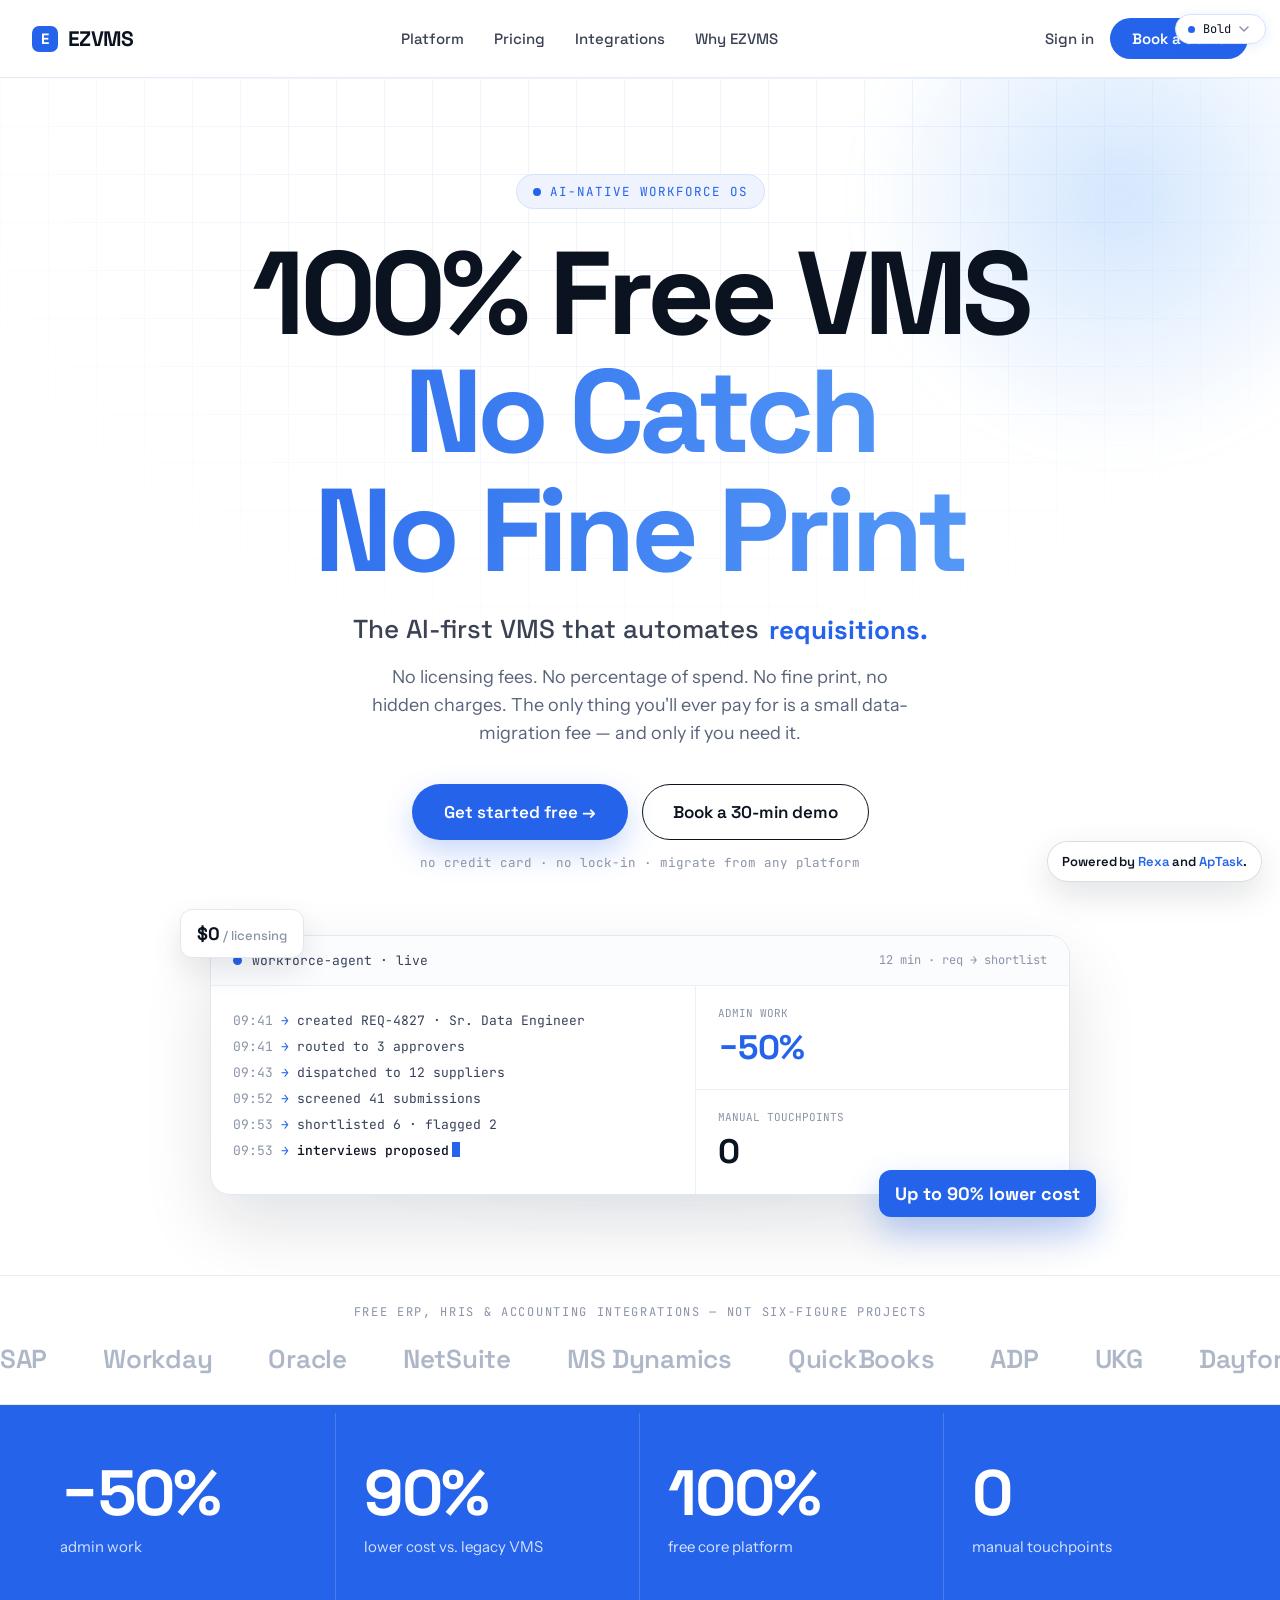
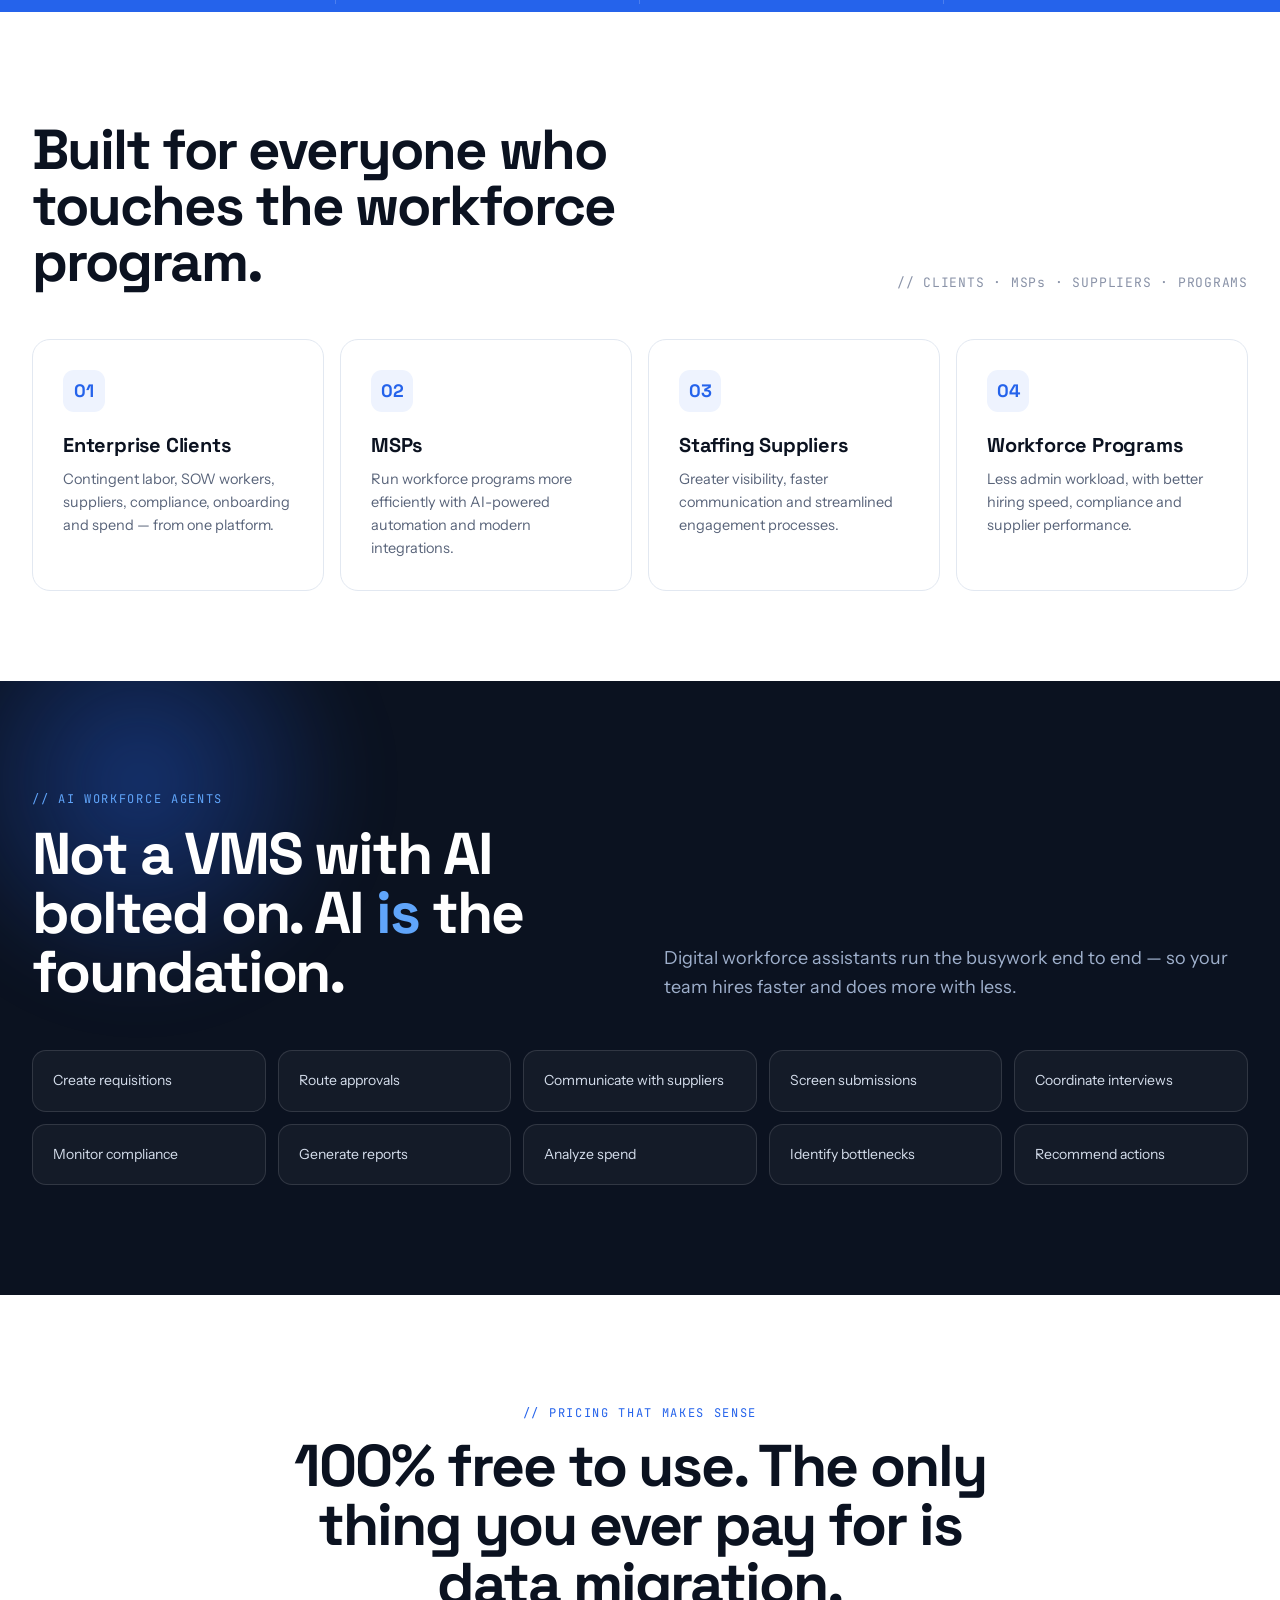
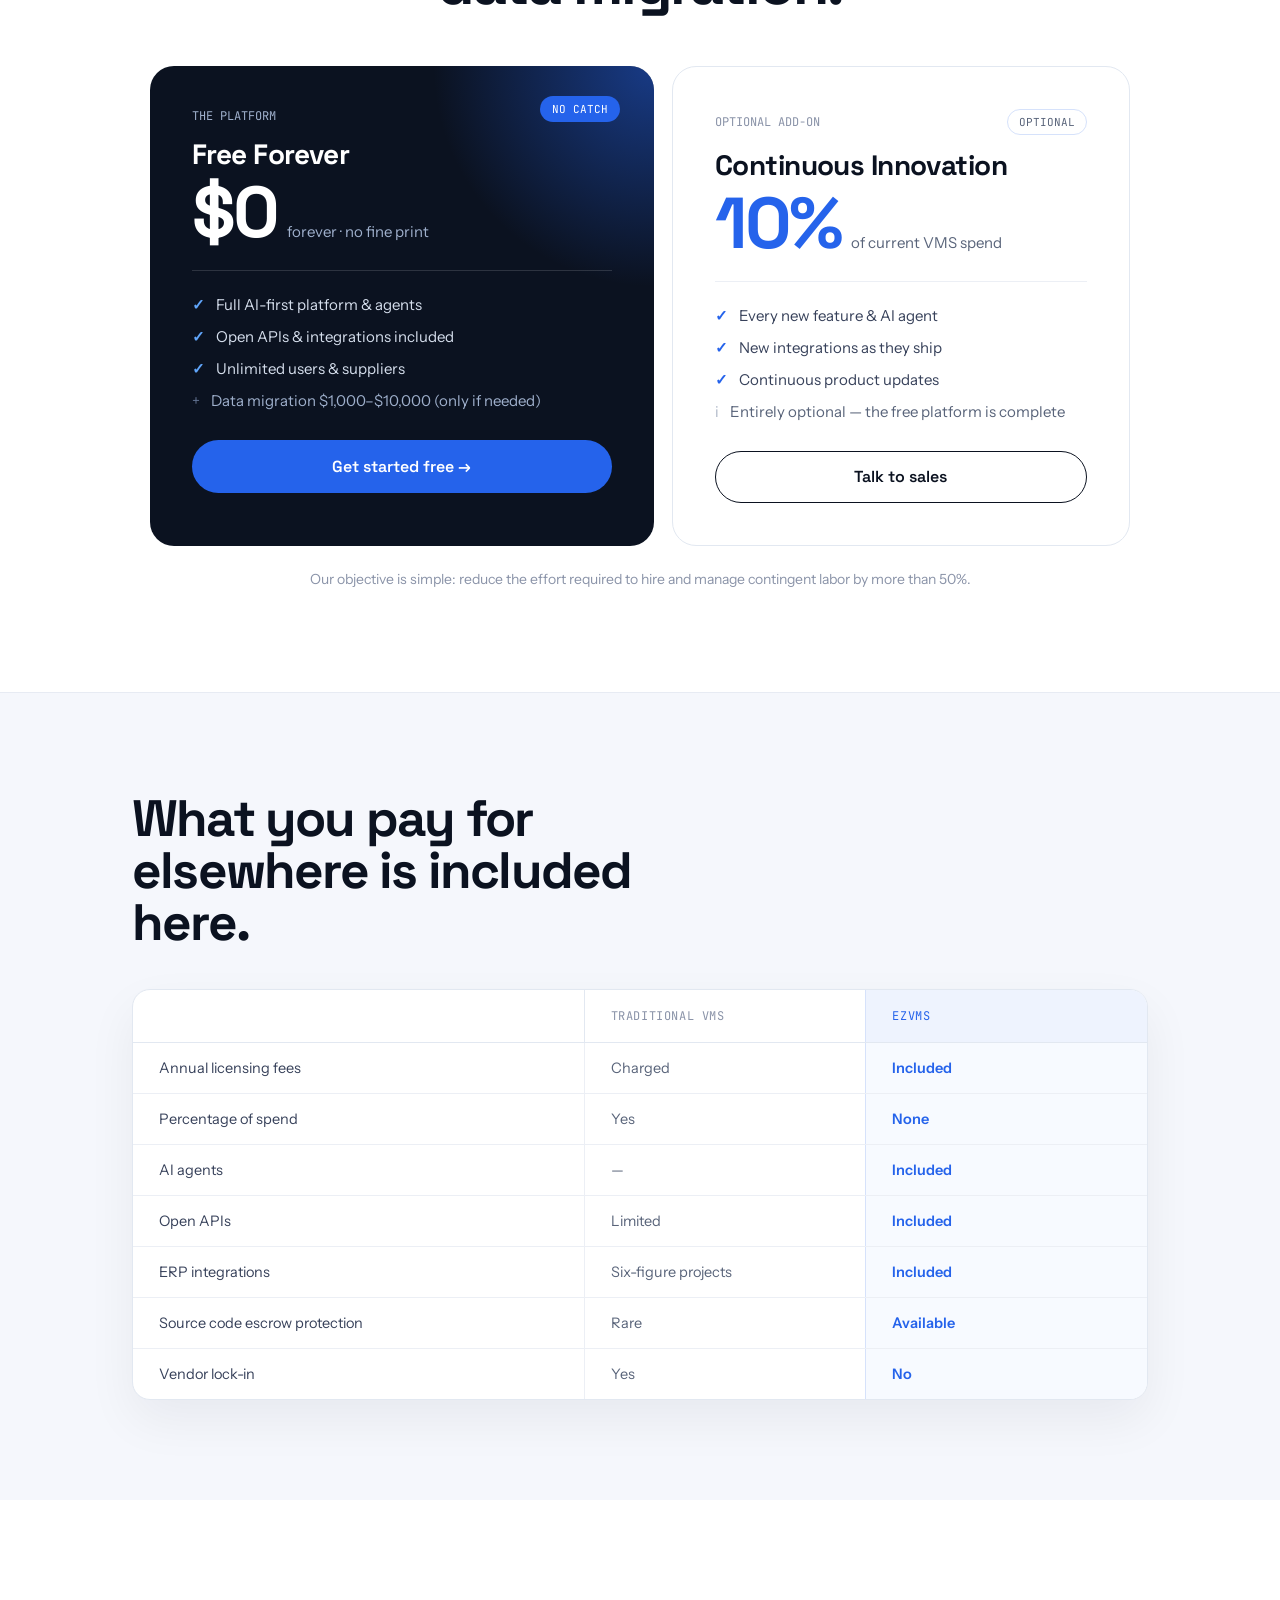
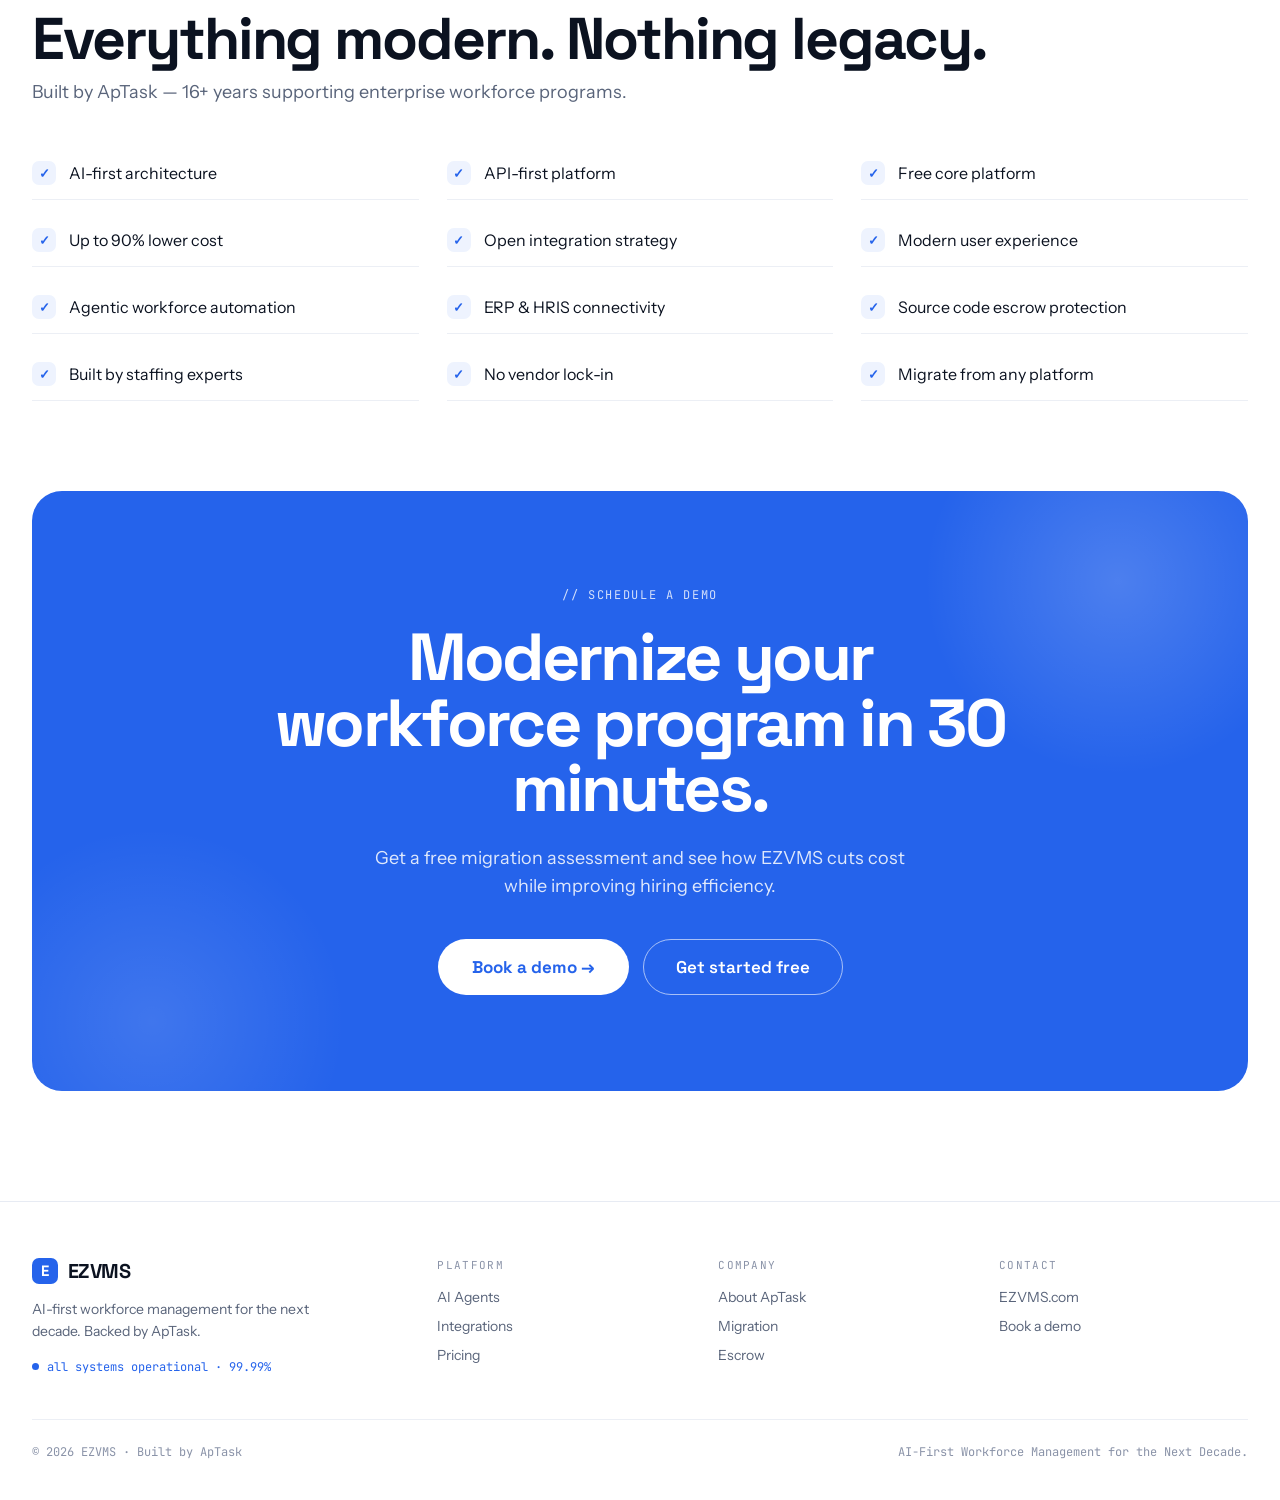
<file: v3.html>
<!DOCTYPE html>
<html lang="en">
<head>
  <meta charset="utf-8">
  <meta name="viewport" content="width=device-width, initial-scale=1">
  <title>EZVMS — AI-First Workforce Management. 100% Free.</title>
  <link rel="preconnect" href="https://fonts.googleapis.com">
  <link rel="preconnect" href="https://fonts.gstatic.com" crossorigin>
  <link href="https://fonts.googleapis.com/css2?family=Space+Grotesk:wght@400;500;600;700&family=Instrument+Sans:ital,wght@0,400;0,500;0,600;1,400&family=JetBrains+Mono:wght@400;500;600&display=swap" rel="stylesheet">
  <style>
    *,*::before,*::after{box-sizing:border-box;}
    html{scroll-behavior:smooth;}
    body{margin:0;background:#fff;color:#0B1220;font-family:'Instrument Sans',sans-serif;-webkit-font-smoothing:antialiased;overflow-x:hidden;}
    a{text-decoration:none;color:inherit;}

    @keyframes ez-blink   {0%,49%{opacity:1;}50%,100%{opacity:0;}}
    @keyframes ez-pulse   {0%{box-shadow:0 0 0 0 rgba(37,99,235,.5);}70%{box-shadow:0 0 0 12px rgba(37,99,235,0);}100%{box-shadow:0 0 0 0 rgba(37,99,235,0);}}
    @keyframes ez-float   {0%,100%{transform:translateY(0);}50%{transform:translateY(-14px);}}
    @keyframes ez-float2  {0%,100%{transform:translateY(0);}50%{transform:translateY(10px);}}
    @keyframes ez-shimmer {0%{background-position:0% 50%;}100%{background-position:200% 50%;}}
    @keyframes ez-grid    {0%{background-position:0 0;}100%{background-position:48px 48px;}}
    @keyframes ez-marquee {0%{transform:translateX(0);}100%{transform:translateX(-50%);}}
    @keyframes ez-roll    {0%,12%{transform:translateY(0);}20%,32%{transform:translateY(-20%);}40%,52%{transform:translateY(-40%);}60%,72%{transform:translateY(-60%);}80%,100%{transform:translateY(-80%);}}

    /* nav */
    .bld-nav-link:hover { color: #2563EB !important; }
    .bld-btn-demo:hover { transform: translateY(-2px); box-shadow: 0 10px 24px rgba(37,99,235,.28) !important; }

    /* hero CTAs */
    .bld-cta-primary:hover  { transform: translateY(-3px); box-shadow: 0 18px 40px rgba(37,99,235,.34) !important; }
    .bld-cta-outline:hover  { background: #0B1220; color: #fff !important; }

    /* who cards */
    .bld-who-card:hover { transform: translateY(-6px); box-shadow: 0 22px 44px rgba(11,18,32,.1); border-color: #C4D7F6 !important; }

    /* agent tiles */
    .bld-agent-tile:hover { background: rgba(37,99,235,.16) !important; border-color: #60A5FA !important; }

    /* pricing */
    .bld-pricing-btn:hover    { transform: translateY(-2px); }
    .bld-pricing-outline:hover { background: #0B1220 !important; color: #fff !important; }

    /* big CTA */
    .bld-big-cta-primary:hover   { transform: translateY(-3px); }
    .bld-big-cta-secondary:hover { background: rgba(255,255,255,.12) !important; }

    /* footer */
    .bld-foot-link:hover { color: #0B1220 !important; }

    /* design switcher */
    .ds-opt:hover { background: #F5F7FC; }
  </style>
</head>
<body>

<!-- DESIGN SWITCHER -->
<div id="ds-wrap" style="position:fixed;top:14px;right:14px;z-index:9999;user-select:none;font-family:'JetBrains Mono',monospace;">
  <button id="ds-btn" style="display:flex;align-items:center;gap:8px;background:#fff;border:1.5px solid #D6E2FB;border-radius:999px;padding:8px 16px 8px 12px;font-family:'JetBrains Mono',monospace;font-size:12px;color:#0B1220;cursor:pointer;box-shadow:0 2px 12px rgba(37,99,235,.12);white-space:nowrap;line-height:1;">
    <span style="width:7px;height:7px;border-radius:50%;background:#2563EB;display:inline-block;flex:none;"></span>
    Bold
    <svg width="10" height="6" viewBox="0 0 10 6" fill="none"><path d="M1 1l4 4 4-4" stroke="#8A93A8" stroke-width="1.5" stroke-linecap="round" stroke-linejoin="round"/></svg>
  </button>
  <div id="ds-menu" style="display:none;position:absolute;top:calc(100% + 8px);right:0;background:#fff;border:1px solid #E2E8F1;border-radius:14px;box-shadow:0 12px 40px rgba(11,18,32,.14);min-width:176px;overflow:hidden;padding:5px;">
    <div style="background:#EEF3FE;border-radius:9px;display:flex;align-items:center;gap:10px;padding:10px 14px;font-family:'Space Grotesk',sans-serif;font-size:14px;font-weight:600;color:#2563EB;">
      <span style="width:8px;height:8px;border-radius:50%;background:#2563EB;flex:none;"></span>Bold
    </div>
    <a href="index.html" class="ds-opt" style="display:flex;align-items:center;gap:10px;padding:10px 14px;border-radius:9px;font-family:'Space Grotesk',sans-serif;font-size:14px;font-weight:500;color:#3A4254;transition:background .15s;">
      <span style="width:8px;height:8px;border-radius:50%;background:#93A8D0;flex:none;"></span>Light
    </a>
    <a href="v1.html" class="ds-opt" style="display:flex;align-items:center;gap:10px;padding:10px 14px;border-radius:9px;font-family:'Space Grotesk',sans-serif;font-size:14px;font-weight:500;color:#3A4254;transition:background .15s;">
      <span style="width:8px;height:8px;border-radius:50%;background:#0C0E0D;flex:none;"></span>Dark
    </a>
  </div>
</div>
<script>
(function(){
  const btn=document.getElementById('ds-btn'),menu=document.getElementById('ds-menu');
  btn.addEventListener('click',function(e){e.stopPropagation();menu.style.display=menu.style.display==='none'?'block':'none';});
  document.addEventListener('click',function(){menu.style.display='none';});
})();
</script>

<div id="root" style="--accent:#2563EB;--accent2:#60A5FA;--ink:#0B1220;background:#FFFFFF;min-height:100vh;">

  <!-- NAV -->
  <header id="nav" style="position:sticky;top:0;z-index:60;background:rgba(255,255,255,0.8);backdrop-filter:blur(14px);-webkit-backdrop-filter:blur(14px);border-bottom:1px solid #E7EBF3;transition:background .2s,box-shadow .2s;">
    <div style="max-width:1280px;margin:0 auto;display:flex;align-items:center;justify-content:space-between;padding:18px 32px;">
      <div style="display:flex;align-items:center;gap:10px;">
        <span style="width:26px;height:26px;border-radius:7px;background:var(--accent);display:inline-flex;align-items:center;justify-content:center;color:#fff;font-family:'Space Grotesk',sans-serif;font-weight:700;font-size:15px;">E</span>
        <span style="font-family:'Space Grotesk',sans-serif;font-weight:700;font-size:21px;letter-spacing:-0.03em;color:#0B1220;">EZVMS</span>
      </div>
      <nav style="display:flex;gap:30px;font-family:'Space Grotesk',sans-serif;font-size:15px;font-weight:500;color:#3A4254;">
        <a href="#agents" class="bld-nav-link" style="transition:color .2s;">Platform</a>
        <a href="#pricing" class="bld-nav-link" style="transition:color .2s;">Pricing</a>
        <a href="#integrations" class="bld-nav-link" style="transition:color .2s;">Integrations</a>
        <a href="#why" class="bld-nav-link" style="transition:color .2s;">Why EZVMS</a>
      </nav>
      <div style="display:flex;align-items:center;gap:16px;">
        <span style="font-family:'Space Grotesk',sans-serif;font-size:15px;font-weight:500;color:#3A4254;cursor:pointer;">Sign in</span>
        <a href="#demo" class="bld-btn-demo" style="background:var(--accent);color:#fff;font-family:'Space Grotesk',sans-serif;font-size:15px;font-weight:600;padding:11px 22px;border-radius:999px;transition:transform .2s,box-shadow .2s;">Book a demo</a>
      </div>
    </div>
  </header>

  <!-- HERO -->
  <section style="position:relative;overflow:hidden;padding:96px 32px 80px;">
    <!-- animated grid backdrop -->
    <div style="position:absolute;inset:0;background-image:linear-gradient(#EEF3FE 1px,transparent 1px),linear-gradient(90deg,#EEF3FE 1px,transparent 1px);background-size:48px 48px;animation:ez-grid 6s linear infinite;-webkit-mask-image:radial-gradient(ellipse 80% 70% at 50% 0%,#000 30%,transparent 75%);mask-image:radial-gradient(ellipse 80% 70% at 50% 0%,#000 30%,transparent 75%);pointer-events:none;"></div>
    <!-- blue glow -->
    <div style="position:absolute;top:-160px;right:-120px;width:560px;height:560px;border-radius:50%;background:radial-gradient(circle,rgba(96,165,250,.28),transparent 65%);filter:blur(20px);pointer-events:none;"></div>

    <div style="position:relative;max-width:1080px;margin:0 auto;text-align:center;">
      <div style="display:inline-flex;align-items:center;gap:9px;background:#EEF3FE;border:1px solid #D6E2FB;color:var(--accent);font-family:'JetBrains Mono',monospace;font-size:12.5px;letter-spacing:.08em;padding:8px 16px;border-radius:999px;margin-bottom:30px;">
        <span style="width:8px;height:8px;border-radius:50%;background:var(--accent);display:inline-block;animation:ez-blink 1.4s infinite;"></span>AI-NATIVE WORKFORCE OS
      </div>

      <h1 style="font-family:'Space Grotesk',sans-serif;font-weight:700;font-size:clamp(52px,9.2vw,148px);line-height:0.92;letter-spacing:-0.045em;color:#0B1220;margin:0 0 10px;">100% Free VMS</h1>
      <h1 style="font-family:'Space Grotesk',sans-serif;font-weight:700;font-size:clamp(52px,9.2vw,148px);line-height:0.92;letter-spacing:-0.045em;margin:0 0 10px;background:linear-gradient(100deg,#2563EB,#60A5FA,#2563EB);background-size:200% auto;-webkit-background-clip:text;background-clip:text;-webkit-text-fill-color:transparent;color:transparent;animation:ez-shimmer 4s linear infinite;">No Catch</h1>
      <h1 style="font-family:'Space Grotesk',sans-serif;font-weight:700;font-size:clamp(52px,9.2vw,148px);line-height:0.92;letter-spacing:-0.045em;margin:0 0 28px;background:linear-gradient(100deg,#2563EB,#60A5FA,#2563EB);background-size:200% auto;-webkit-background-clip:text;background-clip:text;-webkit-text-fill-color:transparent;color:transparent;animation:ez-shimmer 4s linear infinite;">No Fine Print</h1>

      <div style="display:flex;align-items:center;justify-content:center;gap:10px;font-size:clamp(18px,2.4vw,26px);color:#3A4254;font-family:'Space Grotesk',sans-serif;font-weight:500;margin-bottom:18px;">
        <span>The AI-first VMS that automates</span>
        <span style="display:inline-block;height:1.25em;overflow:hidden;text-align:left;vertical-align:bottom;">
          <span style="display:inline-block;animation:ez-roll 7s cubic-bezier(.7,0,.3,1) infinite;">
            <span style="display:block;height:1.25em;color:var(--accent);font-weight:700;">requisitions.</span>
            <span style="display:block;height:1.25em;color:var(--accent);font-weight:700;">suppliers.</span>
            <span style="display:block;height:1.25em;color:var(--accent);font-weight:700;">compliance.</span>
            <span style="display:block;height:1.25em;color:var(--accent);font-weight:700;">spend.</span>
            <span style="display:block;height:1.25em;color:var(--accent);font-weight:700;">requisitions.</span>
          </span>
        </span>
      </div>
      <p style="font-size:18px;line-height:1.55;color:#59647A;max-width:540px;margin:0 auto 36px;">No licensing fees. No percentage of spend. No fine print, no hidden charges. The only thing you'll ever pay for is a small data-migration fee — and only if you need it.</p>

      <div style="display:flex;gap:14px;justify-content:center;flex-wrap:wrap;margin-bottom:14px;">
        <a href="#demo" class="bld-cta-primary" style="background:var(--accent);color:#fff;font-family:'Space Grotesk',sans-serif;font-size:17px;font-weight:600;padding:17px 32px;border-radius:999px;transition:transform .2s,box-shadow .2s;box-shadow:0 12px 30px rgba(37,99,235,.25);">Get started free →</a>
        <a href="#demo" class="bld-cta-outline" style="border:1.5px solid #0B1220;color:#0B1220;font-family:'Space Grotesk',sans-serif;font-size:17px;font-weight:600;padding:16px 30px;border-radius:999px;transition:background .2s,color .2s;">Book a 30-min demo</a>
      </div>
      <div style="font-family:'JetBrains Mono',monospace;font-size:12.5px;color:#8A93A8;">no credit card · no lock-in · migrate from any platform</div>

      <!-- floating product card -->
      <div style="position:relative;max-width:860px;margin:64px auto 0;">
        <div style="position:absolute;inset:18px 40px -18px;background:radial-gradient(ellipse at center,rgba(37,99,235,.16),transparent 70%);filter:blur(24px);"></div>
        <div style="position:relative;background:#fff;border:1px solid #E2E8F1;border-radius:20px;box-shadow:0 30px 70px rgba(11,18,32,.12);overflow:hidden;text-align:left;">
          <div style="display:flex;align-items:center;justify-content:space-between;padding:16px 22px;border-bottom:1px solid #ECEFF5;background:#FBFCFE;">
            <div style="display:flex;align-items:center;gap:10px;">
              <span style="width:9px;height:9px;border-radius:50%;background:var(--accent);display:inline-block;animation:ez-pulse 2s infinite;"></span>
              <span style="font-family:'JetBrains Mono',monospace;font-size:13px;color:#37415A;">workforce-agent · live</span>
            </div>
            <span style="font-family:'JetBrains Mono',monospace;font-size:12px;color:#8A93A8;">12 min · req → shortlist</span>
          </div>
          <div style="display:grid;grid-template-columns:1.3fr 1fr;">
            <div style="padding:22px;font-family:'JetBrains Mono',monospace;font-size:13px;line-height:2.0;color:#37415A;border-right:1px solid #ECEFF5;">
              <div><span style="color:#8A93A8;">09:41</span> <span style="color:var(--accent);">→</span> created REQ-4827 · Sr. Data Engineer</div>
              <div><span style="color:#8A93A8;">09:41</span> <span style="color:var(--accent);">→</span> routed to 3 approvers</div>
              <div><span style="color:#8A93A8;">09:43</span> <span style="color:var(--accent);">→</span> dispatched to 12 suppliers</div>
              <div><span style="color:#8A93A8;">09:52</span> <span style="color:var(--accent);">→</span> screened 41 submissions</div>
              <div><span style="color:#8A93A8;">09:53</span> <span style="color:var(--accent);">→</span> shortlisted 6 · flagged 2</div>
              <div style="color:#0B1220;font-weight:500;"><span style="color:#8A93A8;font-weight:400;">09:53</span> <span style="color:var(--accent);">→</span> interviews proposed<span style="display:inline-block;width:8px;height:15px;background:var(--accent);margin-left:3px;vertical-align:-2px;animation:ez-blink 1s infinite;"></span></div>
            </div>
            <div style="display:grid;grid-template-rows:1fr 1fr;">
              <div style="padding:20px 22px;border-bottom:1px solid #ECEFF5;">
                <div style="font-family:'JetBrains Mono',monospace;font-size:11px;color:#8A93A8;margin-bottom:6px;">ADMIN WORK</div>
                <div style="font-family:'Space Grotesk',sans-serif;font-weight:700;font-size:34px;color:var(--accent);letter-spacing:-0.02em;">−50%</div>
              </div>
              <div style="padding:20px 22px;">
                <div style="font-family:'JetBrains Mono',monospace;font-size:11px;color:#8A93A8;margin-bottom:6px;">MANUAL TOUCHPOINTS</div>
                <div style="font-family:'Space Grotesk',sans-serif;font-weight:700;font-size:34px;color:#0B1220;letter-spacing:-0.02em;">0</div>
              </div>
            </div>
          </div>
        </div>
        <!-- floating chips -->
        <div style="position:absolute;top:-26px;left:-30px;background:#fff;border:1px solid #E2E8F1;border-radius:12px;padding:12px 16px;box-shadow:0 12px 30px rgba(11,18,32,.1);animation:ez-float 5s ease-in-out infinite;">
          <div style="font-family:'Space Grotesk',sans-serif;font-weight:700;font-size:18px;color:#0B1220;">$0<span style="color:#8A93A8;font-weight:500;font-size:13px;"> / licensing</span></div>
        </div>
        <div style="position:absolute;bottom:-22px;right:-26px;background:var(--accent);color:#fff;border-radius:12px;padding:12px 16px;box-shadow:0 16px 34px rgba(37,99,235,.3);animation:ez-float2 6s ease-in-out infinite;">
          <div style="font-family:'Space Grotesk',sans-serif;font-weight:700;font-size:18px;">Up to 90% lower cost</div>
        </div>
      </div>
    </div>
  </section>

  <!-- MARQUEE -->
  <section id="integrations" style="border-top:1px solid #E7EBF3;border-bottom:1px solid #E7EBF3;padding:28px 0;overflow:hidden;">
    <div style="text-align:center;font-family:'JetBrains Mono',monospace;font-size:12px;letter-spacing:.14em;color:#8A93A8;margin-bottom:22px;">FREE ERP, HRIS &amp; ACCOUNTING INTEGRATIONS — NOT SIX-FIGURE PROJECTS</div>
    <div style="display:flex;width:max-content;animation:ez-marquee 26s linear infinite;">
      <div style="display:flex;gap:56px;padding-right:56px;font-family:'Space Grotesk',sans-serif;font-weight:600;font-size:26px;color:#AEB7C7;letter-spacing:-0.01em;">
        <span>SAP</span><span>Workday</span><span>Oracle</span><span>NetSuite</span><span>MS Dynamics</span><span>QuickBooks</span><span>ADP</span><span>UKG</span><span>Dayforce</span>
      </div>
      <div style="display:flex;gap:56px;padding-right:56px;font-family:'Space Grotesk',sans-serif;font-weight:600;font-size:26px;color:#AEB7C7;letter-spacing:-0.01em;" aria-hidden="true">
        <span>SAP</span><span>Workday</span><span>Oracle</span><span>NetSuite</span><span>MS Dynamics</span><span>QuickBooks</span><span>ADP</span><span>UKG</span><span>Dayforce</span>
      </div>
    </div>
  </section>

  <!-- STAT BAND -->
  <section data-reveal style="background:var(--accent);opacity:0;transform:translateY(24px);">
    <div style="max-width:1280px;margin:0 auto;display:grid;grid-template-columns:repeat(4,1fr);padding:8px 32px;">
      <div style="padding:48px 28px;border-right:1px solid rgba(255,255,255,.18);">
        <div id="cnt-admin" data-count="50" data-prefix="−" data-suffix="%" style="font-family:'Space Grotesk',sans-serif;font-weight:700;font-size:clamp(40px,5vw,64px);color:#fff;letter-spacing:-0.03em;line-height:1;">−50%</div>
        <div style="font-size:15px;color:rgba(255,255,255,.82);margin-top:12px;">admin work</div>
      </div>
      <div style="padding:48px 28px;border-right:1px solid rgba(255,255,255,.18);">
        <div id="cnt-cost" data-count="90" data-suffix="%" style="font-family:'Space Grotesk',sans-serif;font-weight:700;font-size:clamp(40px,5vw,64px);color:#fff;letter-spacing:-0.03em;line-height:1;">90%</div>
        <div style="font-size:15px;color:rgba(255,255,255,.82);margin-top:12px;">lower cost vs. legacy VMS</div>
      </div>
      <div style="padding:48px 28px;border-right:1px solid rgba(255,255,255,.18);">
        <div id="cnt-free" data-count="100" data-suffix="%" style="font-family:'Space Grotesk',sans-serif;font-weight:700;font-size:clamp(40px,5vw,64px);color:#fff;letter-spacing:-0.03em;line-height:1;">100%</div>
        <div style="font-size:15px;color:rgba(255,255,255,.82);margin-top:12px;">free core platform</div>
      </div>
      <div style="padding:48px 28px;">
        <div id="cnt-manual" data-count="0" style="font-family:'Space Grotesk',sans-serif;font-weight:700;font-size:clamp(40px,5vw,64px);color:#fff;letter-spacing:-0.03em;line-height:1;">0</div>
        <div style="font-size:15px;color:rgba(255,255,255,.82);margin-top:12px;">manual touchpoints</div>
      </div>
    </div>
  </section>

  <!-- WHO IT'S FOR -->
  <section data-reveal style="max-width:1280px;margin:0 auto;padding:110px 32px 90px;opacity:0;transform:translateY(24px);">
    <div style="display:flex;align-items:flex-end;justify-content:space-between;gap:40px;flex-wrap:wrap;margin-bottom:48px;">
      <h2 style="font-family:'Space Grotesk',sans-serif;font-weight:700;font-size:clamp(34px,4.4vw,58px);line-height:1.0;letter-spacing:-0.035em;color:#0B1220;margin:0;max-width:680px;">Built for everyone who touches the workforce program.</h2>
      <div style="font-family:'JetBrains Mono',monospace;font-size:13px;color:#8A93A8;letter-spacing:.06em;">// CLIENTS · MSPs · SUPPLIERS · PROGRAMS</div>
    </div>
    <div style="display:grid;grid-template-columns:repeat(4,1fr);gap:16px;">
      <div class="bld-who-card" style="background:#fff;border:1px solid #E2E8F1;border-radius:18px;padding:30px;transition:transform .25s,box-shadow .25s,border-color .25s;">
        <div style="width:42px;height:42px;border-radius:11px;background:#EEF3FE;color:var(--accent);display:flex;align-items:center;justify-content:center;font-family:'Space Grotesk',sans-serif;font-weight:700;font-size:18px;margin-bottom:20px;">01</div>
        <div style="font-family:'Space Grotesk',sans-serif;font-weight:700;font-size:20px;color:#0B1220;margin-bottom:10px;letter-spacing:-0.01em;">Enterprise Clients</div>
        <div style="font-size:14.5px;line-height:1.6;color:#59647A;">Contingent labor, SOW workers, suppliers, compliance, onboarding and spend — from one platform.</div>
      </div>
      <div class="bld-who-card" style="background:#fff;border:1px solid #E2E8F1;border-radius:18px;padding:30px;transition:transform .25s,box-shadow .25s,border-color .25s;">
        <div style="width:42px;height:42px;border-radius:11px;background:#EEF3FE;color:var(--accent);display:flex;align-items:center;justify-content:center;font-family:'Space Grotesk',sans-serif;font-weight:700;font-size:18px;margin-bottom:20px;">02</div>
        <div style="font-family:'Space Grotesk',sans-serif;font-weight:700;font-size:20px;color:#0B1220;margin-bottom:10px;letter-spacing:-0.01em;">MSPs</div>
        <div style="font-size:14.5px;line-height:1.6;color:#59647A;">Run workforce programs more efficiently with AI-powered automation and modern integrations.</div>
      </div>
      <div class="bld-who-card" style="background:#fff;border:1px solid #E2E8F1;border-radius:18px;padding:30px;transition:transform .25s,box-shadow .25s,border-color .25s;">
        <div style="width:42px;height:42px;border-radius:11px;background:#EEF3FE;color:var(--accent);display:flex;align-items:center;justify-content:center;font-family:'Space Grotesk',sans-serif;font-weight:700;font-size:18px;margin-bottom:20px;">03</div>
        <div style="font-family:'Space Grotesk',sans-serif;font-weight:700;font-size:20px;color:#0B1220;margin-bottom:10px;letter-spacing:-0.01em;">Staffing Suppliers</div>
        <div style="font-size:14.5px;line-height:1.6;color:#59647A;">Greater visibility, faster communication and streamlined engagement processes.</div>
      </div>
      <div class="bld-who-card" style="background:#fff;border:1px solid #E2E8F1;border-radius:18px;padding:30px;transition:transform .25s,box-shadow .25s,border-color .25s;">
        <div style="width:42px;height:42px;border-radius:11px;background:#EEF3FE;color:var(--accent);display:flex;align-items:center;justify-content:center;font-family:'Space Grotesk',sans-serif;font-weight:700;font-size:18px;margin-bottom:20px;">04</div>
        <div style="font-family:'Space Grotesk',sans-serif;font-weight:700;font-size:20px;color:#0B1220;margin-bottom:10px;letter-spacing:-0.01em;">Workforce Programs</div>
        <div style="font-size:14.5px;line-height:1.6;color:#59647A;">Less admin workload, with better hiring speed, compliance and supplier performance.</div>
      </div>
    </div>
  </section>

  <!-- AI AGENTS (dark section) -->
  <section id="agents" data-reveal style="background:#0B1220;color:#fff;opacity:0;transform:translateY(24px);overflow:hidden;position:relative;">
    <div style="position:absolute;top:-140px;left:-100px;width:480px;height:480px;border-radius:50%;background:radial-gradient(circle,rgba(37,99,235,.4),transparent 65%);filter:blur(30px);pointer-events:none;"></div>
    <div style="position:relative;max-width:1280px;margin:0 auto;padding:110px 32px;">
      <div style="font-family:'JetBrains Mono',monospace;font-size:12px;letter-spacing:.14em;color:var(--accent2);margin-bottom:18px;">// AI WORKFORCE AGENTS</div>
      <div style="display:grid;grid-template-columns:1fr 1fr;gap:48px;align-items:end;margin-bottom:48px;">
        <h2 style="font-family:'Space Grotesk',sans-serif;font-weight:700;font-size:clamp(34px,4.6vw,60px);line-height:1.0;letter-spacing:-0.035em;margin:0;">Not a VMS with AI bolted on. AI <span style="color:var(--accent2);">is</span> the foundation.</h2>
        <p style="font-size:18px;line-height:1.6;color:#9FB0CC;margin:0;">Digital workforce assistants run the busywork end to end — so your team hires faster and does more with less.</p>
      </div>
      <div style="display:grid;grid-template-columns:repeat(5,1fr);gap:12px;">
        <div class="bld-agent-tile" style="background:rgba(255,255,255,.04);border:1px solid rgba(255,255,255,.12);border-radius:14px;padding:20px;font-size:14px;color:#D5DEEC;line-height:1.4;transition:background .25s,border-color .25s;">Create requisitions</div>
        <div class="bld-agent-tile" style="background:rgba(255,255,255,.04);border:1px solid rgba(255,255,255,.12);border-radius:14px;padding:20px;font-size:14px;color:#D5DEEC;line-height:1.4;transition:background .25s,border-color .25s;">Route approvals</div>
        <div class="bld-agent-tile" style="background:rgba(255,255,255,.04);border:1px solid rgba(255,255,255,.12);border-radius:14px;padding:20px;font-size:14px;color:#D5DEEC;line-height:1.4;transition:background .25s,border-color .25s;">Communicate with suppliers</div>
        <div class="bld-agent-tile" style="background:rgba(255,255,255,.04);border:1px solid rgba(255,255,255,.12);border-radius:14px;padding:20px;font-size:14px;color:#D5DEEC;line-height:1.4;transition:background .25s,border-color .25s;">Screen submissions</div>
        <div class="bld-agent-tile" style="background:rgba(255,255,255,.04);border:1px solid rgba(255,255,255,.12);border-radius:14px;padding:20px;font-size:14px;color:#D5DEEC;line-height:1.4;transition:background .25s,border-color .25s;">Coordinate interviews</div>
        <div class="bld-agent-tile" style="background:rgba(255,255,255,.04);border:1px solid rgba(255,255,255,.12);border-radius:14px;padding:20px;font-size:14px;color:#D5DEEC;line-height:1.4;transition:background .25s,border-color .25s;">Monitor compliance</div>
        <div class="bld-agent-tile" style="background:rgba(255,255,255,.04);border:1px solid rgba(255,255,255,.12);border-radius:14px;padding:20px;font-size:14px;color:#D5DEEC;line-height:1.4;transition:background .25s,border-color .25s;">Generate reports</div>
        <div class="bld-agent-tile" style="background:rgba(255,255,255,.04);border:1px solid rgba(255,255,255,.12);border-radius:14px;padding:20px;font-size:14px;color:#D5DEEC;line-height:1.4;transition:background .25s,border-color .25s;">Analyze spend</div>
        <div class="bld-agent-tile" style="background:rgba(255,255,255,.04);border:1px solid rgba(255,255,255,.12);border-radius:14px;padding:20px;font-size:14px;color:#D5DEEC;line-height:1.4;transition:background .25s,border-color .25s;">Identify bottlenecks</div>
        <div class="bld-agent-tile" style="background:rgba(255,255,255,.04);border:1px solid rgba(255,255,255,.12);border-radius:14px;padding:20px;font-size:14px;color:#D5DEEC;line-height:1.4;transition:background .25s,border-color .25s;">Recommend actions</div>
      </div>
    </div>
  </section>

  <!-- PRICING -->
  <section id="pricing" data-reveal style="max-width:1280px;margin:0 auto;padding:110px 32px 90px;opacity:0;transform:translateY(24px);">
    <div style="text-align:center;margin-bottom:52px;">
      <div style="font-family:'JetBrains Mono',monospace;font-size:12px;letter-spacing:.14em;color:var(--accent);margin-bottom:16px;">// PRICING THAT MAKES SENSE</div>
      <h2 style="font-family:'Space Grotesk',sans-serif;font-weight:700;font-size:clamp(34px,4.6vw,60px);line-height:1.0;letter-spacing:-0.035em;color:#0B1220;margin:0 auto;max-width:760px;">100% free to use. The only thing you ever pay for is data migration.</h2>
    </div>
    <div style="display:grid;grid-template-columns:1.1fr 1fr;gap:18px;max-width:980px;margin:0 auto;">
      <div style="background:#0B1220;color:#fff;border-radius:24px;padding:42px;position:relative;overflow:hidden;">
        <div style="position:absolute;top:0;right:0;width:240px;height:240px;background:radial-gradient(circle at top right,rgba(37,99,235,.5),transparent 65%);"></div>
        <div style="position:absolute;top:30px;right:34px;font-family:'JetBrains Mono',monospace;font-size:11px;color:#fff;background:var(--accent);padding:6px 12px;border-radius:999px;">NO CATCH</div>
        <div style="position:relative;font-family:'JetBrains Mono',monospace;font-size:12px;color:#9FB0CC;margin-bottom:12px;">THE PLATFORM</div>
        <div style="position:relative;font-family:'Space Grotesk',sans-serif;font-weight:700;font-size:28px;letter-spacing:-0.02em;margin-bottom:4px;">Free Forever</div>
        <div style="position:relative;display:flex;align-items:baseline;gap:10px;margin-bottom:22px;"><span style="font-family:'Space Grotesk',sans-serif;font-weight:700;font-size:72px;letter-spacing:-0.04em;line-height:1;">$0</span><span style="color:#9FB0CC;font-size:15px;">forever · no fine print</span></div>
        <div style="position:relative;display:flex;flex-direction:column;gap:13px;border-top:1px solid rgba(255,255,255,.14);padding-top:24px;margin-bottom:30px;">
          <div style="display:flex;align-items:center;gap:11px;font-size:15px;color:#D5DEEC;"><span style="color:var(--accent2);font-weight:700;">✓</span> Full AI-first platform &amp; agents</div>
          <div style="display:flex;align-items:center;gap:11px;font-size:15px;color:#D5DEEC;"><span style="color:var(--accent2);font-weight:700;">✓</span> Open APIs &amp; integrations included</div>
          <div style="display:flex;align-items:center;gap:11px;font-size:15px;color:#D5DEEC;"><span style="color:var(--accent2);font-weight:700;">✓</span> Unlimited users &amp; suppliers</div>
          <div style="display:flex;align-items:center;gap:11px;font-size:15px;color:#9FB0CC;"><span style="color:#5E6E8C;">+</span> Data migration $1,000–$10,000 (only if needed)</div>
        </div>
        <a href="#demo" class="bld-pricing-btn" style="position:relative;display:block;text-align:center;background:var(--accent);color:#fff;font-family:'Space Grotesk',sans-serif;font-size:16px;font-weight:600;padding:16px;border-radius:999px;transition:transform .2s;">Get started free →</a>
      </div>
      <div style="background:#fff;border:1px solid #E2E8F1;border-radius:24px;padding:42px;">
        <div style="display:flex;align-items:center;justify-content:space-between;margin-bottom:12px;">
          <span style="font-family:'JetBrains Mono',monospace;font-size:12px;color:#8A93A8;">OPTIONAL ADD-ON</span>
          <span style="font-family:'JetBrains Mono',monospace;font-size:11px;color:#59647A;border:1px solid #D6E2FB;padding:5px 11px;border-radius:999px;">OPTIONAL</span>
        </div>
        <div style="font-family:'Space Grotesk',sans-serif;font-weight:700;font-size:28px;color:#0B1220;letter-spacing:-0.02em;margin-bottom:4px;">Continuous Innovation</div>
        <div style="display:flex;align-items:baseline;gap:10px;margin-bottom:22px;"><span style="font-family:'Space Grotesk',sans-serif;font-weight:700;font-size:72px;color:var(--accent);letter-spacing:-0.04em;line-height:1;">10%</span><span style="color:#59647A;font-size:15px;">of current VMS spend</span></div>
        <div style="display:flex;flex-direction:column;gap:13px;border-top:1px solid #ECEFF5;padding-top:24px;margin-bottom:30px;">
          <div style="display:flex;align-items:center;gap:11px;font-size:15px;color:#37415A;"><span style="color:var(--accent);font-weight:700;">✓</span> Every new feature &amp; AI agent</div>
          <div style="display:flex;align-items:center;gap:11px;font-size:15px;color:#37415A;"><span style="color:var(--accent);font-weight:700;">✓</span> New integrations as they ship</div>
          <div style="display:flex;align-items:center;gap:11px;font-size:15px;color:#37415A;"><span style="color:var(--accent);font-weight:700;">✓</span> Continuous product updates</div>
          <div style="display:flex;align-items:center;gap:11px;font-size:15px;color:#59647A;"><span style="color:#AEB7C7;">i</span> Entirely optional — the free platform is complete</div>
        </div>
        <a href="#demo" class="bld-pricing-outline" style="display:block;text-align:center;border:1.5px solid #0B1220;color:#0B1220;font-family:'Space Grotesk',sans-serif;font-size:16px;font-weight:600;padding:14.5px;border-radius:999px;transition:background .2s,color .2s;">Talk to sales</a>
      </div>
    </div>
    <p style="text-align:center;font-size:14px;color:#8A93A8;margin-top:24px;">Our objective is simple: reduce the effort required to hire and manage contingent labor by more than 50%.</p>
  </section>

  <!-- COST COMPARISON -->
  <section data-reveal style="background:#F5F7FC;border-top:1px solid #E7EBF3;opacity:0;transform:translateY(24px);">
    <div style="max-width:1080px;margin:0 auto;padding:100px 32px;">
      <h2 style="font-family:'Space Grotesk',sans-serif;font-weight:700;font-size:clamp(30px,4vw,52px);line-height:1.02;letter-spacing:-0.035em;color:#0B1220;margin:0 0 40px;max-width:560px;">What you pay for elsewhere is included here.</h2>
      <div style="background:#fff;border:1px solid #E2E8F1;border-radius:18px;overflow:hidden;box-shadow:0 20px 50px rgba(11,18,32,.06);">
        <div style="display:grid;grid-template-columns:1.6fr 1fr 1fr;border-bottom:1px solid #E2E8F1;font-family:'JetBrains Mono',monospace;font-size:12px;letter-spacing:.05em;color:#8A93A8;">
          <div style="padding:18px 26px;"></div>
          <div style="padding:18px 26px;border-left:1px solid #E2E8F1;">TRADITIONAL VMS</div>
          <div style="padding:18px 26px;border-left:1px solid #D6E2FB;background:#EEF3FE;color:var(--accent);">EZVMS</div>
        </div>
        <div style="display:grid;grid-template-columns:1.6fr 1fr 1fr;border-bottom:1px solid #ECEFF5;font-size:14.5px;"><div style="padding:16px 26px;color:#37415A;">Annual licensing fees</div><div style="padding:16px 26px;border-left:1px solid #ECEFF5;color:#59647A;">Charged</div><div style="padding:16px 26px;border-left:1px solid #D6E2FB;background:#F7FAFF;color:var(--accent);font-weight:600;">Included</div></div>
        <div style="display:grid;grid-template-columns:1.6fr 1fr 1fr;border-bottom:1px solid #ECEFF5;font-size:14.5px;"><div style="padding:16px 26px;color:#37415A;">Percentage of spend</div><div style="padding:16px 26px;border-left:1px solid #ECEFF5;color:#59647A;">Yes</div><div style="padding:16px 26px;border-left:1px solid #D6E2FB;background:#F7FAFF;color:var(--accent);font-weight:600;">None</div></div>
        <div style="display:grid;grid-template-columns:1.6fr 1fr 1fr;border-bottom:1px solid #ECEFF5;font-size:14.5px;"><div style="padding:16px 26px;color:#37415A;">AI agents</div><div style="padding:16px 26px;border-left:1px solid #ECEFF5;color:#59647A;">—</div><div style="padding:16px 26px;border-left:1px solid #D6E2FB;background:#F7FAFF;color:var(--accent);font-weight:600;">Included</div></div>
        <div style="display:grid;grid-template-columns:1.6fr 1fr 1fr;border-bottom:1px solid #ECEFF5;font-size:14.5px;"><div style="padding:16px 26px;color:#37415A;">Open APIs</div><div style="padding:16px 26px;border-left:1px solid #ECEFF5;color:#59647A;">Limited</div><div style="padding:16px 26px;border-left:1px solid #D6E2FB;background:#F7FAFF;color:var(--accent);font-weight:600;">Included</div></div>
        <div style="display:grid;grid-template-columns:1.6fr 1fr 1fr;border-bottom:1px solid #ECEFF5;font-size:14.5px;"><div style="padding:16px 26px;color:#37415A;">ERP integrations</div><div style="padding:16px 26px;border-left:1px solid #ECEFF5;color:#59647A;">Six-figure projects</div><div style="padding:16px 26px;border-left:1px solid #D6E2FB;background:#F7FAFF;color:var(--accent);font-weight:600;">Included</div></div>
        <div style="display:grid;grid-template-columns:1.6fr 1fr 1fr;border-bottom:1px solid #ECEFF5;font-size:14.5px;"><div style="padding:16px 26px;color:#37415A;">Source code escrow protection</div><div style="padding:16px 26px;border-left:1px solid #ECEFF5;color:#59647A;">Rare</div><div style="padding:16px 26px;border-left:1px solid #D6E2FB;background:#F7FAFF;color:var(--accent);font-weight:600;">Available</div></div>
        <div style="display:grid;grid-template-columns:1.6fr 1fr 1fr;font-size:14.5px;"><div style="padding:16px 26px;color:#37415A;">Vendor lock-in</div><div style="padding:16px 26px;border-left:1px solid #ECEFF5;color:#59647A;">Yes</div><div style="padding:16px 26px;border-left:1px solid #D6E2FB;background:#F7FAFF;color:var(--accent);font-weight:600;">No</div></div>
      </div>
    </div>
  </section>

  <!-- WHY EZVMS -->
  <section id="why" data-reveal style="max-width:1280px;margin:0 auto;padding:110px 32px 90px;opacity:0;transform:translateY(24px);">
    <h2 style="font-family:'Space Grotesk',sans-serif;font-weight:700;font-size:clamp(34px,4.6vw,60px);line-height:1.0;letter-spacing:-0.035em;color:#0B1220;margin:0 0 12px;">Everything modern. Nothing legacy.</h2>
    <p style="font-size:18px;color:#59647A;margin:0 0 44px;">Built by ApTask — 16+ years supporting enterprise workforce programs.</p>
    <div style="display:grid;grid-template-columns:repeat(3,1fr);gap:14px 28px;">
      <div style="display:flex;align-items:center;gap:13px;font-size:16px;color:#0B1220;padding:14px 0;border-bottom:1px solid #ECEFF5;"><span style="width:24px;height:24px;border-radius:7px;background:#EEF3FE;color:var(--accent);display:flex;align-items:center;justify-content:center;font-size:13px;font-weight:700;flex:none;">✓</span> AI-first architecture</div>
      <div style="display:flex;align-items:center;gap:13px;font-size:16px;color:#0B1220;padding:14px 0;border-bottom:1px solid #ECEFF5;"><span style="width:24px;height:24px;border-radius:7px;background:#EEF3FE;color:var(--accent);display:flex;align-items:center;justify-content:center;font-size:13px;font-weight:700;flex:none;">✓</span> API-first platform</div>
      <div style="display:flex;align-items:center;gap:13px;font-size:16px;color:#0B1220;padding:14px 0;border-bottom:1px solid #ECEFF5;"><span style="width:24px;height:24px;border-radius:7px;background:#EEF3FE;color:var(--accent);display:flex;align-items:center;justify-content:center;font-size:13px;font-weight:700;flex:none;">✓</span> Free core platform</div>
      <div style="display:flex;align-items:center;gap:13px;font-size:16px;color:#0B1220;padding:14px 0;border-bottom:1px solid #ECEFF5;"><span style="width:24px;height:24px;border-radius:7px;background:#EEF3FE;color:var(--accent);display:flex;align-items:center;justify-content:center;font-size:13px;font-weight:700;flex:none;">✓</span> Up to 90% lower cost</div>
      <div style="display:flex;align-items:center;gap:13px;font-size:16px;color:#0B1220;padding:14px 0;border-bottom:1px solid #ECEFF5;"><span style="width:24px;height:24px;border-radius:7px;background:#EEF3FE;color:var(--accent);display:flex;align-items:center;justify-content:center;font-size:13px;font-weight:700;flex:none;">✓</span> Open integration strategy</div>
      <div style="display:flex;align-items:center;gap:13px;font-size:16px;color:#0B1220;padding:14px 0;border-bottom:1px solid #ECEFF5;"><span style="width:24px;height:24px;border-radius:7px;background:#EEF3FE;color:var(--accent);display:flex;align-items:center;justify-content:center;font-size:13px;font-weight:700;flex:none;">✓</span> Modern user experience</div>
      <div style="display:flex;align-items:center;gap:13px;font-size:16px;color:#0B1220;padding:14px 0;border-bottom:1px solid #ECEFF5;"><span style="width:24px;height:24px;border-radius:7px;background:#EEF3FE;color:var(--accent);display:flex;align-items:center;justify-content:center;font-size:13px;font-weight:700;flex:none;">✓</span> Agentic workforce automation</div>
      <div style="display:flex;align-items:center;gap:13px;font-size:16px;color:#0B1220;padding:14px 0;border-bottom:1px solid #ECEFF5;"><span style="width:24px;height:24px;border-radius:7px;background:#EEF3FE;color:var(--accent);display:flex;align-items:center;justify-content:center;font-size:13px;font-weight:700;flex:none;">✓</span> ERP &amp; HRIS connectivity</div>
      <div style="display:flex;align-items:center;gap:13px;font-size:16px;color:#0B1220;padding:14px 0;border-bottom:1px solid #ECEFF5;"><span style="width:24px;height:24px;border-radius:7px;background:#EEF3FE;color:var(--accent);display:flex;align-items:center;justify-content:center;font-size:13px;font-weight:700;flex:none;">✓</span> Source code escrow protection</div>
      <div style="display:flex;align-items:center;gap:13px;font-size:16px;color:#0B1220;padding:14px 0;border-bottom:1px solid #ECEFF5;"><span style="width:24px;height:24px;border-radius:7px;background:#EEF3FE;color:var(--accent);display:flex;align-items:center;justify-content:center;font-size:13px;font-weight:700;flex:none;">✓</span> Built by staffing experts</div>
      <div style="display:flex;align-items:center;gap:13px;font-size:16px;color:#0B1220;padding:14px 0;border-bottom:1px solid #ECEFF5;"><span style="width:24px;height:24px;border-radius:7px;background:#EEF3FE;color:var(--accent);display:flex;align-items:center;justify-content:center;font-size:13px;font-weight:700;flex:none;">✓</span> No vendor lock-in</div>
      <div style="display:flex;align-items:center;gap:13px;font-size:16px;color:#0B1220;padding:14px 0;border-bottom:1px solid #ECEFF5;"><span style="width:24px;height:24px;border-radius:7px;background:#EEF3FE;color:var(--accent);display:flex;align-items:center;justify-content:center;font-size:13px;font-weight:700;flex:none;">✓</span> Migrate from any platform</div>
    </div>
  </section>

  <!-- BIG CTA -->
  <section id="demo" data-reveal style="max-width:1280px;margin:0 auto;padding:0 32px 110px;opacity:0;transform:translateY(24px);">
    <div style="position:relative;background:var(--accent);border-radius:30px;padding:96px 56px;text-align:center;overflow:hidden;">
      <div style="position:absolute;top:-120px;right:-80px;width:420px;height:420px;border-radius:50%;background:radial-gradient(circle,rgba(255,255,255,.18),transparent 65%);pointer-events:none;"></div>
      <div style="position:absolute;bottom:-140px;left:-90px;width:420px;height:420px;border-radius:50%;background:radial-gradient(circle,rgba(255,255,255,.12),transparent 65%);pointer-events:none;"></div>
      <div style="position:relative;">
        <div style="font-family:'JetBrains Mono',monospace;font-size:12px;letter-spacing:.14em;color:rgba(255,255,255,.8);margin-bottom:22px;">// SCHEDULE A DEMO</div>
        <h2 style="font-family:'Space Grotesk',sans-serif;font-weight:700;font-size:clamp(38px,5.2vw,72px);line-height:0.98;letter-spacing:-0.04em;color:#fff;margin:0 auto 24px;max-width:780px;">Modernize your workforce program in 30 minutes.</h2>
        <p style="font-size:18px;line-height:1.55;color:rgba(255,255,255,.85);max-width:540px;margin:0 auto 38px;">Get a free migration assessment and see how EZVMS cuts cost while improving hiring efficiency.</p>
        <div style="display:flex;gap:14px;justify-content:center;flex-wrap:wrap;">
          <a href="#" class="bld-big-cta-primary" style="background:#fff;color:var(--accent);font-family:'Space Grotesk',sans-serif;font-size:17px;font-weight:700;padding:17px 34px;border-radius:999px;transition:transform .2s;">Book a demo →</a>
          <a href="#" class="bld-big-cta-secondary" style="border:1.5px solid rgba(255,255,255,.6);color:#fff;font-family:'Space Grotesk',sans-serif;font-size:17px;font-weight:600;padding:16px 32px;border-radius:999px;transition:background .2s;">Get started free</a>
        </div>
      </div>
    </div>
  </section>

  <!-- FOOTER -->
  <footer style="border-top:1px solid #E7EBF3;background:#fff;">
    <div style="max-width:1280px;margin:0 auto;padding:56px 32px 40px;">
      <div style="display:grid;grid-template-columns:1.5fr 1fr 1fr 1fr;gap:32px;margin-bottom:44px;">
        <div>
          <div style="display:flex;align-items:center;gap:10px;margin-bottom:14px;">
            <span style="width:26px;height:26px;border-radius:7px;background:var(--accent);display:inline-flex;align-items:center;justify-content:center;color:#fff;font-family:'Space Grotesk',sans-serif;font-weight:700;font-size:15px;">E</span>
            <span style="font-family:'Space Grotesk',sans-serif;font-weight:700;font-size:20px;letter-spacing:-0.03em;color:#0B1220;">EZVMS</span>
          </div>
          <p style="font-size:14px;line-height:1.6;color:#59647A;max-width:280px;margin:0 0 16px;">AI-first workforce management for the next decade. Backed by ApTask.</p>
          <div style="display:flex;align-items:center;gap:8px;font-family:'JetBrains Mono',monospace;font-size:12px;color:var(--accent);"><span style="width:7px;height:7px;border-radius:50%;background:var(--accent);display:inline-block;"></span>all systems operational · 99.99%</div>
        </div>
        <div>
          <div style="font-family:'JetBrains Mono',monospace;font-size:11px;letter-spacing:.12em;color:#8A93A8;margin-bottom:16px;">PLATFORM</div>
          <div style="display:flex;flex-direction:column;gap:11px;font-size:14px;color:#59647A;">
            <a href="#agents" class="bld-foot-link">AI Agents</a>
            <a href="#integrations" class="bld-foot-link">Integrations</a>
            <a href="#pricing" class="bld-foot-link">Pricing</a>
          </div>
        </div>
        <div>
          <div style="font-family:'JetBrains Mono',monospace;font-size:11px;letter-spacing:.12em;color:#8A93A8;margin-bottom:16px;">COMPANY</div>
          <div style="display:flex;flex-direction:column;gap:11px;font-size:14px;color:#59647A;">
            <a href="#" class="bld-foot-link">About ApTask</a>
            <a href="#" class="bld-foot-link">Migration</a>
            <a href="#" class="bld-foot-link">Escrow</a>
          </div>
        </div>
        <div>
          <div style="font-family:'JetBrains Mono',monospace;font-size:11px;letter-spacing:.12em;color:#8A93A8;margin-bottom:16px;">CONTACT</div>
          <div style="display:flex;flex-direction:column;gap:11px;font-size:14px;color:#59647A;">
            <a href="#" class="bld-foot-link">EZVMS.com</a>
            <a href="#demo" class="bld-foot-link">Book a demo</a>
          </div>
        </div>
      </div>
      <div style="border-top:1px solid #ECEFF5;padding-top:24px;display:flex;justify-content:space-between;font-family:'JetBrains Mono',monospace;font-size:12px;color:#8A93A8;flex-wrap:wrap;gap:10px;">
        <span>© 2026 EZVMS · Built by ApTask</span>
        <span>AI-First Workforce Management for the Next Decade.</span>
      </div>
    </div>
  </footer>

</div>

<script>
  // Nav scroll depth
  const nav = document.getElementById('nav');
  window.addEventListener('scroll', function() {
    const s = window.scrollY > 12;
    nav.style.boxShadow = s ? '0 6px 24px rgba(11,18,32,.06)' : 'none';
    nav.style.background = s ? 'rgba(255,255,255,0.92)' : 'rgba(255,255,255,0.8)';
  }, { passive: true });

  // Count-up animation
  function animateCount(el) {
    const target = parseFloat(el.getAttribute('data-count'));
    const suffix = el.getAttribute('data-suffix') || '';
    const prefix = el.getAttribute('data-prefix') || '';
    const dur = 1100, start = performance.now();
    (function tick(now) {
      const p = Math.min(1, (now - start) / dur);
      const e = 1 - Math.pow(1 - p, 3);
      el.textContent = prefix + Math.round(target * e) + suffix;
      if (p < 1) requestAnimationFrame(tick);
    })(performance.now());
  }

  // Scroll reveal + count triggers
  if ('IntersectionObserver' in window) {
    const io = new IntersectionObserver(function(entries) {
      entries.forEach(function(entry) {
        if (entry.isIntersecting) {
          const el = entry.target;
          el.style.transition = 'opacity .7s cubic-bezier(0.22,1,0.36,1), transform .7s cubic-bezier(0.22,1,0.36,1)';
          el.style.opacity = '1';
          el.style.transform = 'translateY(0)';
          el.querySelectorAll('[data-count]').forEach(animateCount);
          io.unobserve(el);
        }
      });
    }, { threshold: 0.18 });
    document.querySelectorAll('[data-reveal]').forEach(function(el) { io.observe(el); });
  } else {
    document.querySelectorAll('[data-reveal]').forEach(function(el) {
      el.style.opacity = '1';
      el.style.transform = 'none';
      el.querySelectorAll('[data-count]').forEach(animateCount);
    });
  }
</script>
<div class="powered-by-global" aria-label="Powered by Rexa and ApTask" style="position:fixed;right:18px;bottom:18px;z-index:9998;padding:11px 14px;border:1.5px solid rgba(11,18,32,.14);border-radius:999px;background:rgba(255,255,255,.86);box-shadow:0 12px 34px rgba(11,18,32,.12);backdrop-filter:blur(14px);font-family:'Space Grotesk',sans-serif;font-size:13px;font-weight:600;color:#0B1220;letter-spacing:-.01em;">
  Powered by <a href="https://rexa.ai" target="_blank" rel="noopener noreferrer" style="color:var(--accent,#2563EB);">Rexa</a> and <a href="https://aptask.com" target="_blank" rel="noopener noreferrer" style="color:var(--accent,#2563EB);">ApTask</a>.
</div>
</body>
</html>
</file>
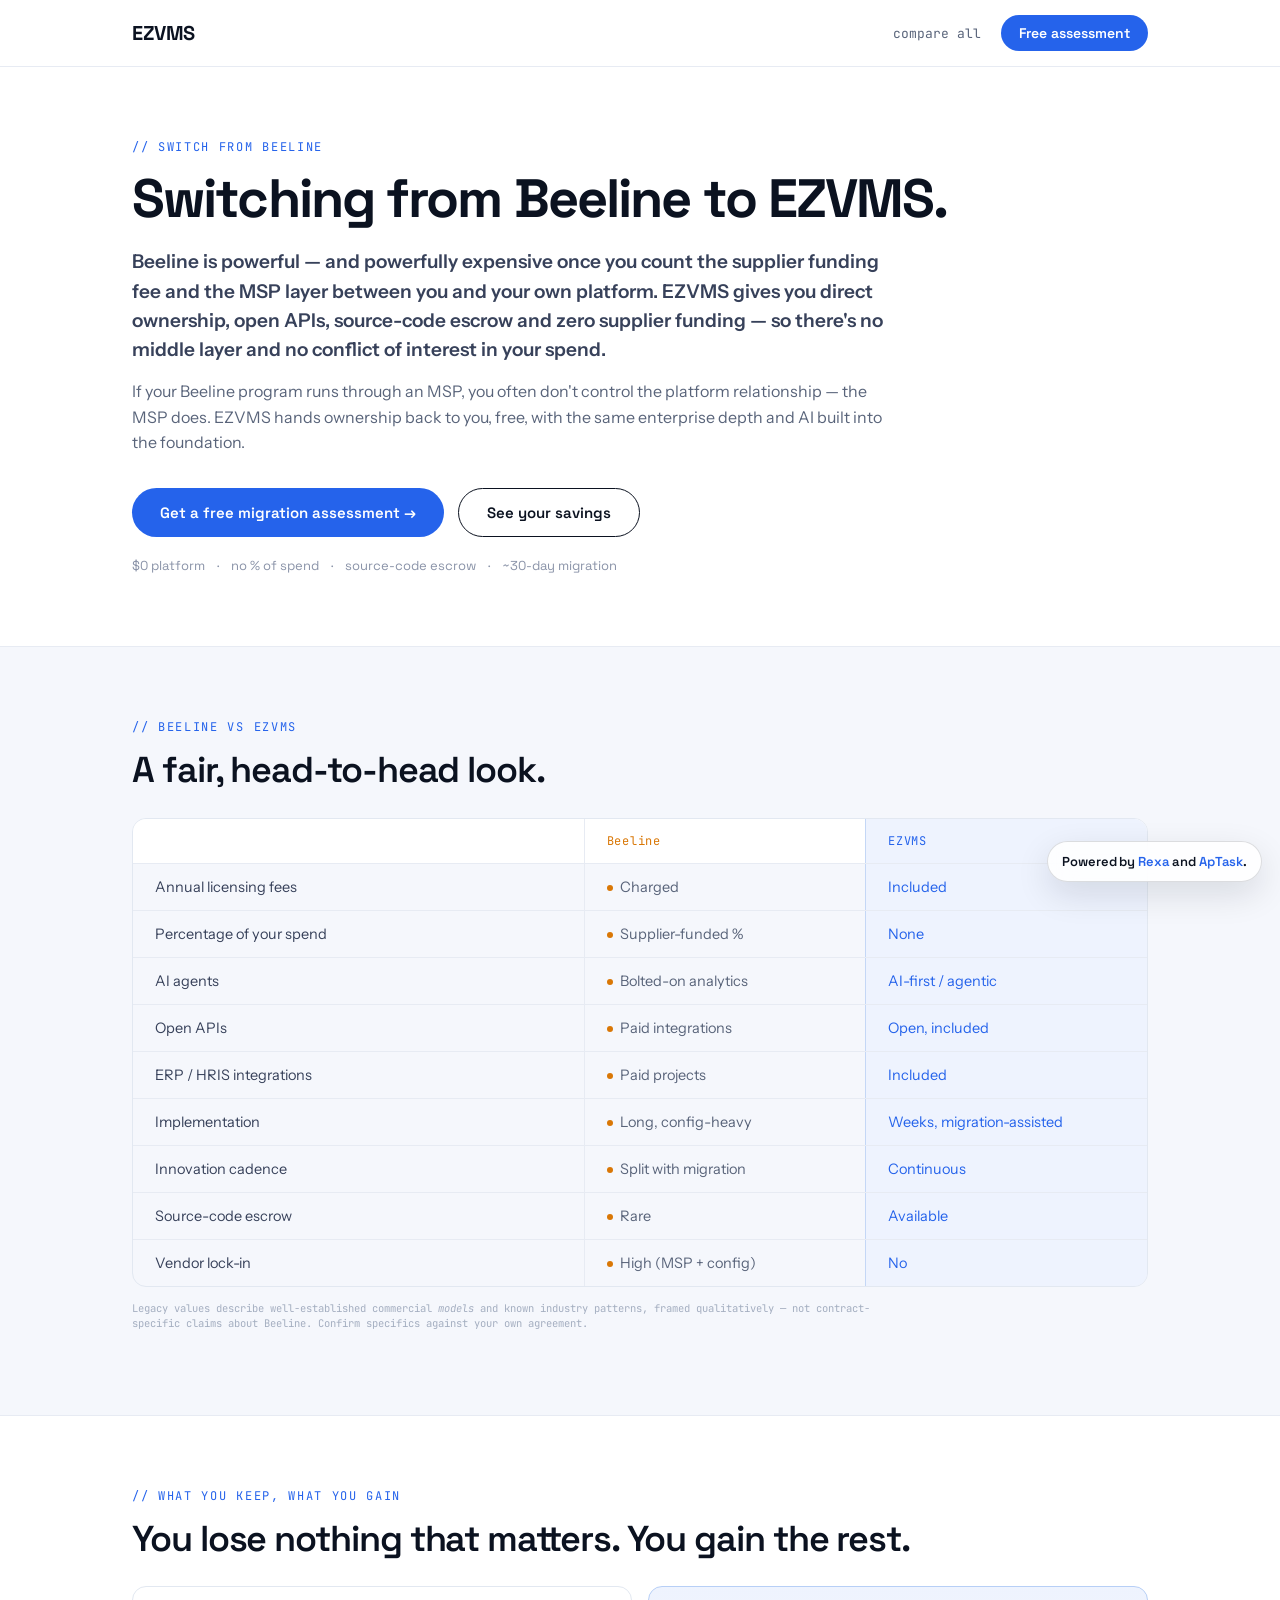
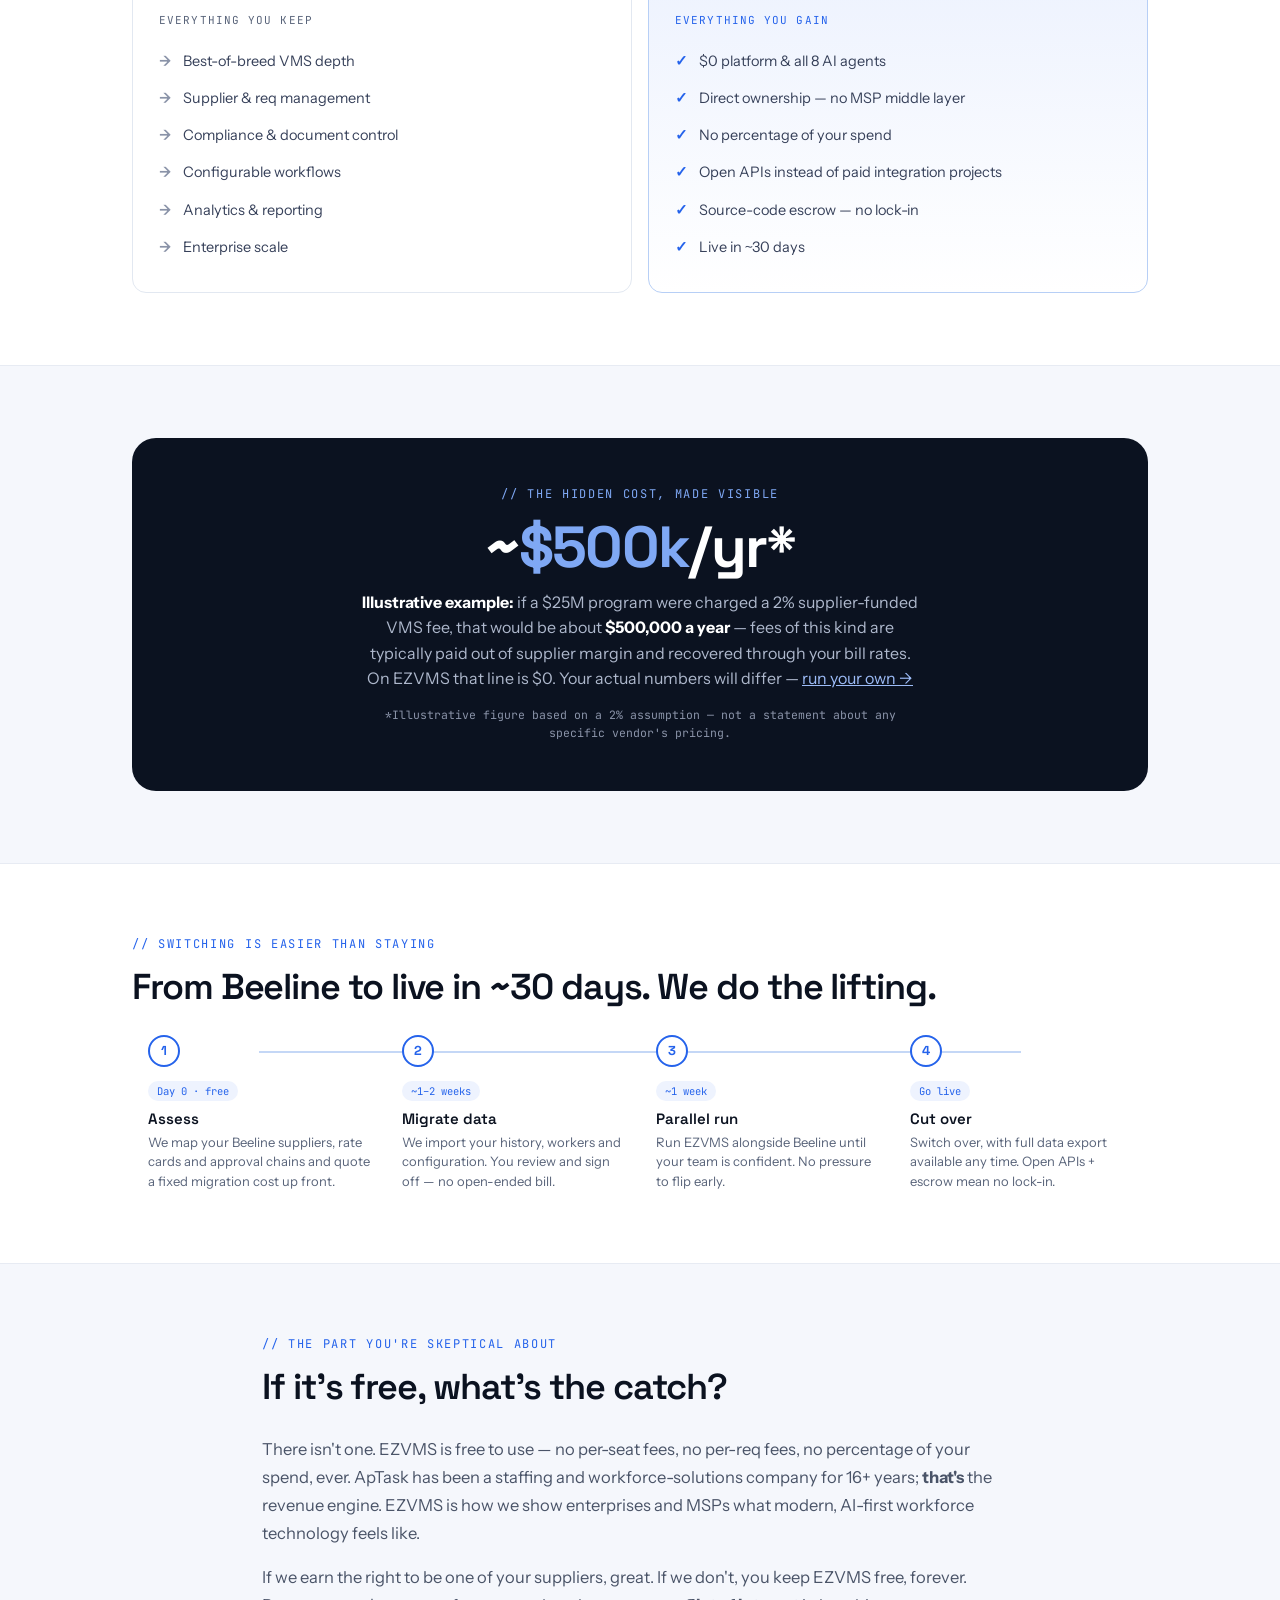
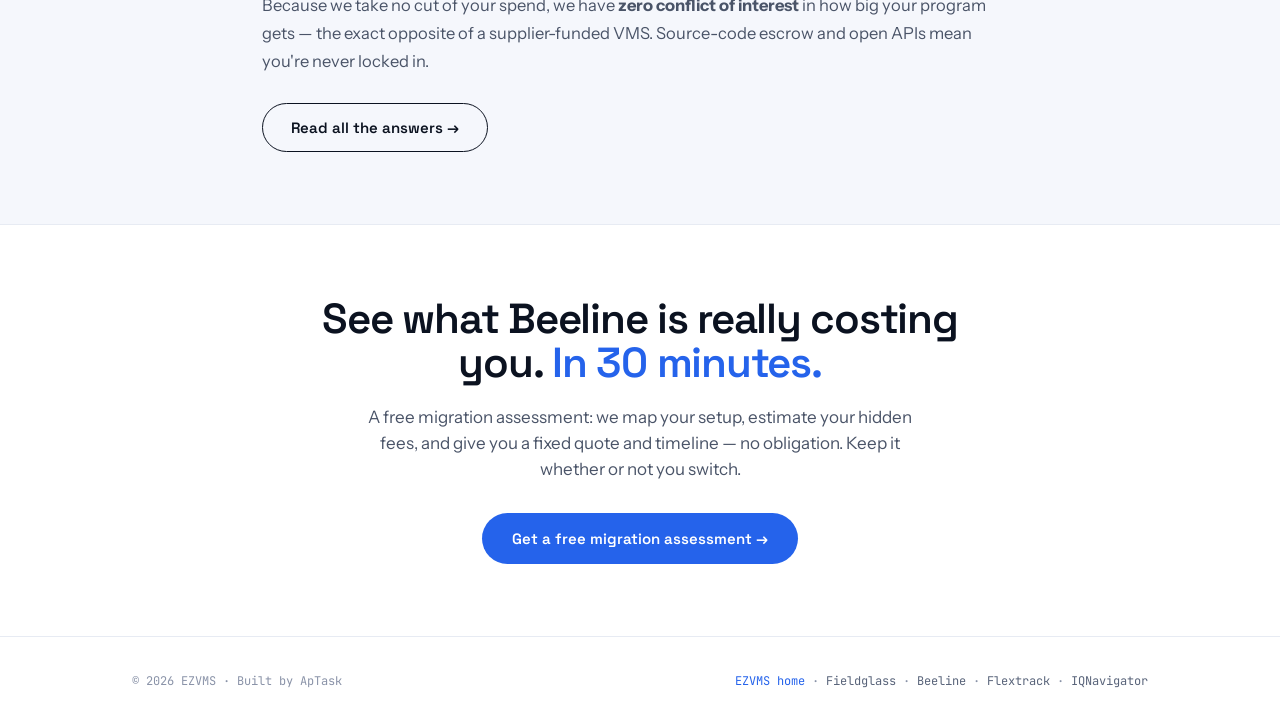
<file: newweb/switch/beeline.html>
<!DOCTYPE html>
<html lang="en">
<head>
<meta charset="utf-8">
<meta name="viewport" content="width=device-width, initial-scale=1">
<title>Switch from Beeline to EZVMS — the free, AI-first VMS | Beeline alternative</title>
<meta name="description" content="Moving off Beeline? EZVMS is a 100% free, AI-first VMS from ApTask — no licensing fees, no percentage of spend, no conflict of interest. Free migration assessment.">
<link rel="preconnect" href="https://fonts.googleapis.com">
<link rel="preconnect" href="https://fonts.gstatic.com" crossorigin>
<link href="https://fonts.googleapis.com/css2?family=Space+Grotesk:wght@400;500;600;700&family=Instrument+Sans:ital,wght@0,400;0,500;0,600;1,400&family=JetBrains+Mono:wght@400;500;600&display=swap" rel="stylesheet">
<style>
:root{--accent:#2563EB;--accent-700:#1D4FD7;--accent-050:#EEF3FE;--ink:#0B1220;--text:#37415A;--text-2:#4A5468;--text-3:#59647A;--muted:#8A93A8;--faint:#A4AEC0;--bg:#FFFFFF;--panel:#F5F7FC;--line:#E2E8F1;--line-2:#E7EBF3;--line-blue:#C4D7F6;--line-blue-2:#B7CFF6;--green:#16A34A;--green-bg:#E7F6EE;--warn:#D97706;--r:12px;--r-md:14px;--r-lg:18px;--r-xl:24px;--r-pill:999px;--shadow-card:0 1px 2px rgba(11,18,32,.04),0 8px 24px -16px rgba(11,18,32,.18);--font-display:'Space Grotesk',sans-serif;--font-body:'Instrument Sans',sans-serif;--font-mono:'JetBrains Mono',monospace;}
*,*::before,*::after{box-sizing:border-box;}
html{scroll-behavior:smooth;}
body{margin:0;background:var(--bg);color:var(--ink);font-family:var(--font-body);-webkit-font-smoothing:antialiased;}
a{text-decoration:none;color:inherit;}
:focus-visible{outline:2px solid var(--accent);outline-offset:2px;border-radius:4px;}
.wrap{max-width:1080px;margin:0 auto;padding:0 32px;}
.eyebrow{font-family:var(--font-mono);font-size:12px;letter-spacing:.14em;color:var(--accent);margin-bottom:16px;}
h1,h2{font-family:var(--font-display);}
.h2{font-family:var(--font-display);font-weight:600;font-size:36px;line-height:1.08;letter-spacing:-0.03em;color:var(--ink);margin:0 0 28px;}
.cta-primary{background:var(--accent);color:#fff;font-family:var(--font-display);font-size:15px;font-weight:600;padding:15px 28px;border-radius:var(--r-pill);transition:transform .2s,background .2s;display:inline-block;}
.cta-primary:hover{transform:translateY(-2px);background:var(--accent-700);}
.cta-outline{border:1.5px solid var(--ink);color:var(--ink);font-family:var(--font-display);font-size:15px;font-weight:600;padding:14px 28px;border-radius:var(--r-pill);display:inline-block;transition:border-color .2s;}
.cta-outline:hover{border-color:var(--muted);}
/* nav */
.nav{position:sticky;top:0;z-index:50;background:rgba(255,255,255,.85);backdrop-filter:blur(12px);border-bottom:1px solid var(--line-2);}
.nav-in{max-width:1080px;margin:0 auto;display:flex;align-items:center;justify-content:space-between;padding:15px 32px;}
.nav-back{font-family:var(--font-mono);font-size:13px;color:var(--text-3);}
.nav-back:hover{color:var(--ink);}
/* comparison table */
.ctable{border:1px solid var(--line);border-radius:var(--r-md);overflow:hidden;margin-top:8px;}
.crow{display:grid;grid-template-columns:1.6fr 1fr 1fr;font-size:14.5px;border-bottom:1px solid var(--line-2);}
.crow:last-child{border-bottom:none;}
.crow.head{background:#fff;font-family:var(--font-mono);font-size:12px;letter-spacing:.06em;}
.ccell{padding:14px 22px;color:var(--text);}
.ccell.legacy{border-left:1px solid var(--line-2);color:var(--text-3);}
.ccell.legacy.hd{color:var(--warn);}
.ccell.ez{border-left:1px solid var(--line-blue);background:var(--accent-050);color:var(--accent);}
.ccell.ez.hd{color:var(--accent);}
.cdot{display:inline-block;width:6px;height:6px;border-radius:50%;background:var(--warn);margin-right:7px;vertical-align:1px;}
/* keep/gain */
.kg{display:grid;grid-template-columns:1fr 1fr;gap:16px;}
.kg-card{border:1px solid var(--line);border-radius:var(--r-md);padding:26px;background:#fff;}
.kg-card.gain{border-color:var(--line-blue-2);background:linear-gradient(180deg,var(--accent-050),#fff);}
.kg-h{font-family:var(--font-mono);font-size:11px;letter-spacing:.1em;text-transform:uppercase;margin-bottom:16px;}
.kg-h.keep{color:var(--text-3);}
.kg-h.gain{color:var(--accent);}
.bl-item{display:flex;gap:11px;align-items:flex-start;font-size:14.5px;color:var(--text);padding:8px 0;line-height:1.45;}
.bl-ic{flex:none;font-weight:600;}
.bl-item.keep .bl-ic{color:var(--muted);}
.bl-item.gain .bl-ic{color:var(--accent);}
/* savings band */
.save-band{background:var(--ink);border-radius:var(--r-xl);padding:48px;color:#fff;text-align:center;}
.save-band .num{font-family:var(--font-display);font-weight:700;font-size:58px;letter-spacing:-0.03em;color:#fff;line-height:1;}
.save-band .num span{color:#7FA8F4;}
.save-band p{color:#AEB8CC;font-size:16px;max-width:560px;margin:14px auto 0;line-height:1.6;}
/* migration */
.mtl{display:grid;grid-template-columns:repeat(4,1fr);gap:0;margin-top:8px;}
.mtl-step{position:relative;padding:0 16px;}
.mtl-node{width:32px;height:32px;border-radius:50%;background:#fff;border:2px solid var(--accent);color:var(--accent);display:flex;align-items:center;justify-content:center;font-family:var(--font-display);font-weight:700;font-size:13px;position:relative;z-index:2;}
.mtl-line{position:absolute;top:16px;left:50%;width:100%;height:2px;background:var(--line-blue);z-index:1;}
.mtl-step:last-child .mtl-line{display:none;}
.mtl-chip{font-family:var(--font-mono);font-size:10.5px;color:var(--accent);background:var(--accent-050);border-radius:var(--r-pill);padding:3px 9px;display:inline-block;margin:14px 0 8px;}
.mtl-t{font-family:var(--font-display);font-weight:600;font-size:15px;color:var(--ink);margin-bottom:5px;}
.mtl-d{font-size:13px;line-height:1.5;color:var(--text-3);}
.section{padding:72px 0;}
.section.alt{background:var(--panel);border-top:1px solid var(--line-2);border-bottom:1px solid var(--line-2);}
@media (max-width:760px){
  .crow{grid-template-columns:1fr;}.crow.head{display:none;}
  .ccell.lab{font-weight:600;color:var(--ink);border-top:1px solid var(--line);}
  .ccell.legacy,.ccell.ez{border-left:none;display:flex;justify-content:space-between;}
  .ccell.legacy::before{content:"Beeline";font-family:var(--font-mono);font-size:10px;color:var(--warn);}
  .ccell.ez::before{content:"EZVMS";font-family:var(--font-mono);font-size:10px;color:var(--accent);}
  .kg{grid-template-columns:1fr;}.mtl{grid-template-columns:1fr;gap:22px;}.mtl-line{display:none;}
  .h2{font-size:28px;}.save-band .num{font-size:42px;}
}
</style>
</head>
<body>

<header class="nav">
  <div class="nav-in">
    <a href="../index.html" style="font-family:var(--font-display);font-weight:700;font-size:20px;letter-spacing:-0.02em;color:var(--ink);">EZVMS</a>
    <div style="display:flex;align-items:center;gap:20px;">
      <a href="../index.html#compare" class="nav-back">compare all</a>
      <a href="../index.html#demo" class="cta-primary" style="padding:9px 18px;font-size:14px;">Free assessment</a>
    </div>
  </div>
</header>

<!-- HERO -->
<section class="section">
  <div class="wrap">
    <div class="eyebrow">// SWITCH FROM BEELINE</div>
    <h1 style="font-family:var(--font-display);font-weight:700;font-size:54px;line-height:1.04;letter-spacing:-0.035em;color:var(--ink);margin:0 0 20px;max-width:840px;">Switching from Beeline to EZVMS.</h1>
    <p style="font-size:19px;line-height:1.55;color:var(--text);max-width:760px;margin:0 0 14px;font-weight:600;">Beeline is powerful — and powerfully expensive once you count the supplier funding fee and the MSP layer between you and your own platform. EZVMS gives you direct ownership, open APIs, source-code escrow and zero supplier funding — so there's no middle layer and no conflict of interest in your spend.</p>
    <p style="font-size:16px;line-height:1.6;color:var(--text-3);max-width:760px;margin:0 0 32px;">If your Beeline program runs through an MSP, you often don't control the platform relationship — the MSP does. EZVMS hands ownership back to you, free, with the same enterprise depth and AI built into the foundation.</p>
    <div style="display:flex;gap:14px;flex-wrap:wrap;">
      <a href="../index.html#demo" class="cta-primary">Get a free migration assessment →</a>
      <a href="../index.html#savings" class="cta-outline">See your savings</a>
    </div>
    <div style="display:flex;gap:12px;font-family:var(--font-display);font-size:13px;color:var(--muted);flex-wrap:wrap;margin-top:20px;">
      <span>$0 platform</span><span>·</span><span>no % of spend</span><span>·</span><span>source-code escrow</span><span>·</span><span>~30-day migration</span>
    </div>
  </div>
</section>

<!-- COMPARISON -->
<section class="section alt">
  <div class="wrap">
    <div class="eyebrow">// BEELINE VS EZVMS</div>
    <h2 class="h2">A fair, head-to-head look.</h2>
    <div class="ctable">
      <div class="crow head"><div class="ccell lab"></div><div class="ccell legacy hd">Beeline</div><div class="ccell ez hd">EZVMS</div></div>
      <div class="crow"><div class="ccell lab">Annual licensing fees</div><div class="ccell legacy"><span class="cdot"></span>Charged</div><div class="ccell ez">Included</div></div>
<div class="crow"><div class="ccell lab">Percentage of your spend</div><div class="ccell legacy"><span class="cdot"></span>Supplier-funded %</div><div class="ccell ez">None</div></div>
<div class="crow"><div class="ccell lab">AI agents</div><div class="ccell legacy"><span class="cdot"></span>Bolted-on analytics</div><div class="ccell ez">AI-first / agentic</div></div>
<div class="crow"><div class="ccell lab">Open APIs</div><div class="ccell legacy"><span class="cdot"></span>Paid integrations</div><div class="ccell ez">Open, included</div></div>
<div class="crow"><div class="ccell lab">ERP / HRIS integrations</div><div class="ccell legacy"><span class="cdot"></span>Paid projects</div><div class="ccell ez">Included</div></div>
<div class="crow"><div class="ccell lab">Implementation</div><div class="ccell legacy"><span class="cdot"></span>Long, config-heavy</div><div class="ccell ez">Weeks, migration-assisted</div></div>
<div class="crow"><div class="ccell lab">Innovation cadence</div><div class="ccell legacy"><span class="cdot"></span>Split with migration</div><div class="ccell ez">Continuous</div></div>
<div class="crow"><div class="ccell lab">Source-code escrow</div><div class="ccell legacy"><span class="cdot"></span>Rare</div><div class="ccell ez">Available</div></div>
<div class="crow"><div class="ccell lab">Vendor lock-in</div><div class="ccell legacy"><span class="cdot"></span>High (MSP + config)</div><div class="ccell ez">No</div></div>
    </div>
    <p style="font-family:var(--font-mono);font-size:10.5px;color:var(--faint);margin-top:14px;line-height:1.5;max-width:760px;">Legacy values describe well-established commercial <em>models</em> and known industry patterns, framed qualitatively — not contract-specific claims about Beeline. Confirm specifics against your own agreement.</p>
  </div>
</section>

<!-- KEEP / GAIN -->
<section class="section">
  <div class="wrap">
    <div class="eyebrow">// WHAT YOU KEEP, WHAT YOU GAIN</div>
    <h2 class="h2">You lose nothing that matters. You gain the rest.</h2>
    <div class="kg">
      <div class="kg-card"><div class="kg-h keep">Everything you keep</div><div class="bl-item keep"><span class="bl-ic">→</span>Best-of-breed VMS depth</div>
<div class="bl-item keep"><span class="bl-ic">→</span>Supplier &amp; req management</div>
<div class="bl-item keep"><span class="bl-ic">→</span>Compliance &amp; document control</div>
<div class="bl-item keep"><span class="bl-ic">→</span>Configurable workflows</div>
<div class="bl-item keep"><span class="bl-ic">→</span>Analytics &amp; reporting</div>
<div class="bl-item keep"><span class="bl-ic">→</span>Enterprise scale</div></div>
      <div class="kg-card gain"><div class="kg-h gain">Everything you gain</div><div class="bl-item gain"><span class="bl-ic">✓</span>$0 platform &amp; all 8 AI agents</div>
<div class="bl-item gain"><span class="bl-ic">✓</span>Direct ownership — no MSP middle layer</div>
<div class="bl-item gain"><span class="bl-ic">✓</span>No percentage of your spend</div>
<div class="bl-item gain"><span class="bl-ic">✓</span>Open APIs instead of paid integration projects</div>
<div class="bl-item gain"><span class="bl-ic">✓</span>Source-code escrow — no lock-in</div>
<div class="bl-item gain"><span class="bl-ic">✓</span>Live in ~30 days</div></div>
    </div>
  </div>
</section>

<!-- SAVINGS -->
<section class="section alt">
  <div class="wrap">
    <div class="save-band">
      <div class="eyebrow" style="color:#7FA8F4;justify-content:center;">// THE HIDDEN COST, MADE VISIBLE</div>
      <div class="num">~<span>$500k</span>/yr*</div>
      <p><strong style="color:#fff;">Illustrative example:</strong> if a $25M program were charged a 2% supplier-funded VMS fee, that would be about <strong style="color:#fff;">$500,000 a year</strong> — fees of this kind are typically paid out of supplier margin and recovered through your bill rates. On EZVMS that line is $0. Your actual numbers will differ — <a href="../index.html#savings" style="color:#9DBCF7;text-decoration:underline;">run your own →</a></p>
      <p style="color:#8A93A8;font-size:11.5px;margin-top:14px;font-family:var(--font-mono);">*Illustrative figure based on a 2% assumption — not a statement about any specific vendor's pricing.</p>
    </div>
  </div>
</section>

<!-- MIGRATION -->
<section class="section">
  <div class="wrap">
    <div class="eyebrow">// SWITCHING IS EASIER THAN STAYING</div>
    <h2 class="h2">From Beeline to live in ~30 days. We do the lifting.</h2>
    <div class="mtl">
      <div class="mtl-step"><div class="mtl-line"></div><div class="mtl-node">1</div><div class="mtl-chip">Day 0 · free</div><div class="mtl-t">Assess</div><div class="mtl-d">We map your Beeline suppliers, rate cards and approval chains and quote a fixed migration cost up front.</div></div>
      <div class="mtl-step"><div class="mtl-line"></div><div class="mtl-node">2</div><div class="mtl-chip">~1–2 weeks</div><div class="mtl-t">Migrate data</div><div class="mtl-d">We import your history, workers and configuration. You review and sign off — no open-ended bill.</div></div>
      <div class="mtl-step"><div class="mtl-line"></div><div class="mtl-node">3</div><div class="mtl-chip">~1 week</div><div class="mtl-t">Parallel run</div><div class="mtl-d">Run EZVMS alongside Beeline until your team is confident. No pressure to flip early.</div></div>
      <div class="mtl-step"><div class="mtl-node">4</div><div class="mtl-chip">Go live</div><div class="mtl-t">Cut over</div><div class="mtl-d">Switch over, with full data export available any time. Open APIs + escrow mean no lock-in.</div></div>
    </div>
  </div>
</section>

<!-- THE CATCH -->
<section class="section alt">
  <div class="wrap" style="max-width:820px;">
    <div class="eyebrow">// THE PART YOU'RE SKEPTICAL ABOUT</div>
    <h2 class="h2">If it's free, what's the catch?</h2>
    <p style="font-size:16.5px;line-height:1.7;color:var(--text-2);margin:0 0 16px;">There isn't one. EZVMS is free to use — no per-seat fees, no per-req fees, no percentage of your spend, ever. ApTask has been a staffing and workforce-solutions company for 16+ years; <strong>that's</strong> the revenue engine. EZVMS is how we show enterprises and MSPs what modern, AI-first workforce technology feels like.</p>
    <p style="font-size:16.5px;line-height:1.7;color:var(--text-2);margin:0 0 28px;">If we earn the right to be one of your suppliers, great. If we don't, you keep EZVMS free, forever. Because we take no cut of your spend, we have <strong>zero conflict of interest</strong> in how big your program gets — the exact opposite of a supplier-funded VMS. Source-code escrow and open APIs mean you're never locked in.</p>
    <a href="../index.html#faq" class="cta-outline">Read all the answers →</a>
  </div>
</section>

<!-- CTA -->
<section class="section">
  <div class="wrap" style="text-align:center;">
    <h2 style="font-family:var(--font-display);font-weight:600;font-size:42px;line-height:1.05;letter-spacing:-0.03em;color:var(--ink);margin:0 auto 18px;max-width:680px;">See what Beeline is really costing you. <span style="color:var(--accent);">In 30 minutes.</span></h2>
    <p style="font-size:17px;color:var(--text-2);max-width:560px;margin:0 auto 30px;line-height:1.55;">A free migration assessment: we map your setup, estimate your hidden fees, and give you a fixed quote and timeline — no obligation. Keep it whether or not you switch.</p>
    <a href="../index.html#demo" class="cta-primary" style="padding:16px 30px;">Get a free migration assessment →</a>
  </div>
</section>

<footer style="border-top:1px solid var(--line-2);background:#fff;">
  <div class="wrap" style="padding:36px 32px;display:flex;justify-content:space-between;flex-wrap:wrap;gap:12px;font-family:var(--font-mono);font-size:12px;color:var(--muted);">
    <span>© 2026 EZVMS · Built by ApTask</span>
    <span><a href="../index.html" style="color:var(--accent);">EZVMS home</a> · <a href="fieldglass.html" style="color:var(--text-3);">Fieldglass</a> · <a href="beeline.html" style="color:var(--text-3);">Beeline</a> · <a href="flextrack.html" style="color:var(--text-3);">Flextrack</a> · <a href="iqnavigator.html" style="color:var(--text-3);">IQNavigator</a></span>
  </div>
</footer>
<div class="powered-by-global" aria-label="Powered by Rexa and ApTask" style="position:fixed;right:18px;bottom:18px;z-index:9998;padding:11px 14px;border:1.5px solid rgba(11,18,32,.14);border-radius:999px;background:rgba(255,255,255,.86);box-shadow:0 12px 34px rgba(11,18,32,.12);backdrop-filter:blur(14px);font-family:var(--font-display,'Space Grotesk',sans-serif);font-size:13px;font-weight:600;color:var(--ink,#0B1220);letter-spacing:-.01em;">
  Powered by <a href="https://rexa.ai" target="_blank" rel="noopener noreferrer" style="color:var(--accent,#2563EB);">Rexa</a> and <a href="https://aptask.com" target="_blank" rel="noopener noreferrer" style="color:var(--accent,#2563EB);">ApTask</a>.
</div>
</body>
</html>
</file>
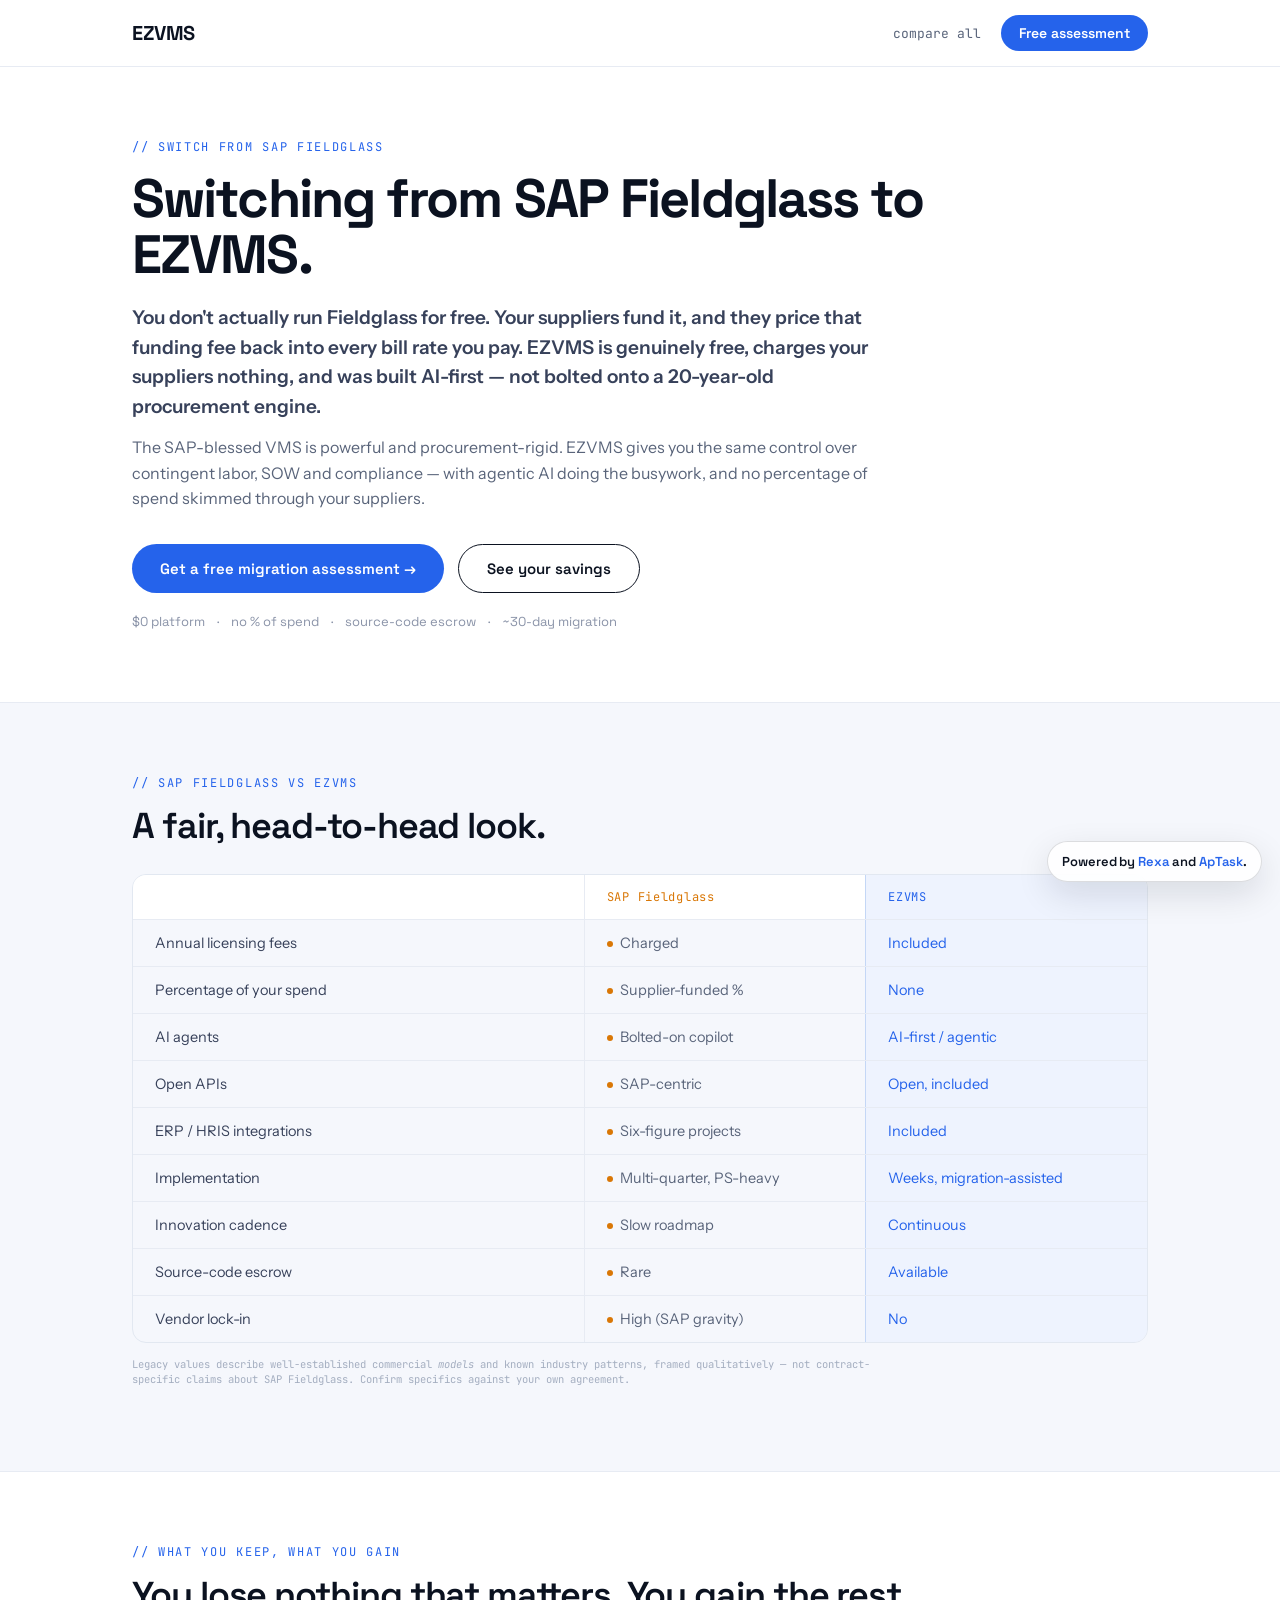
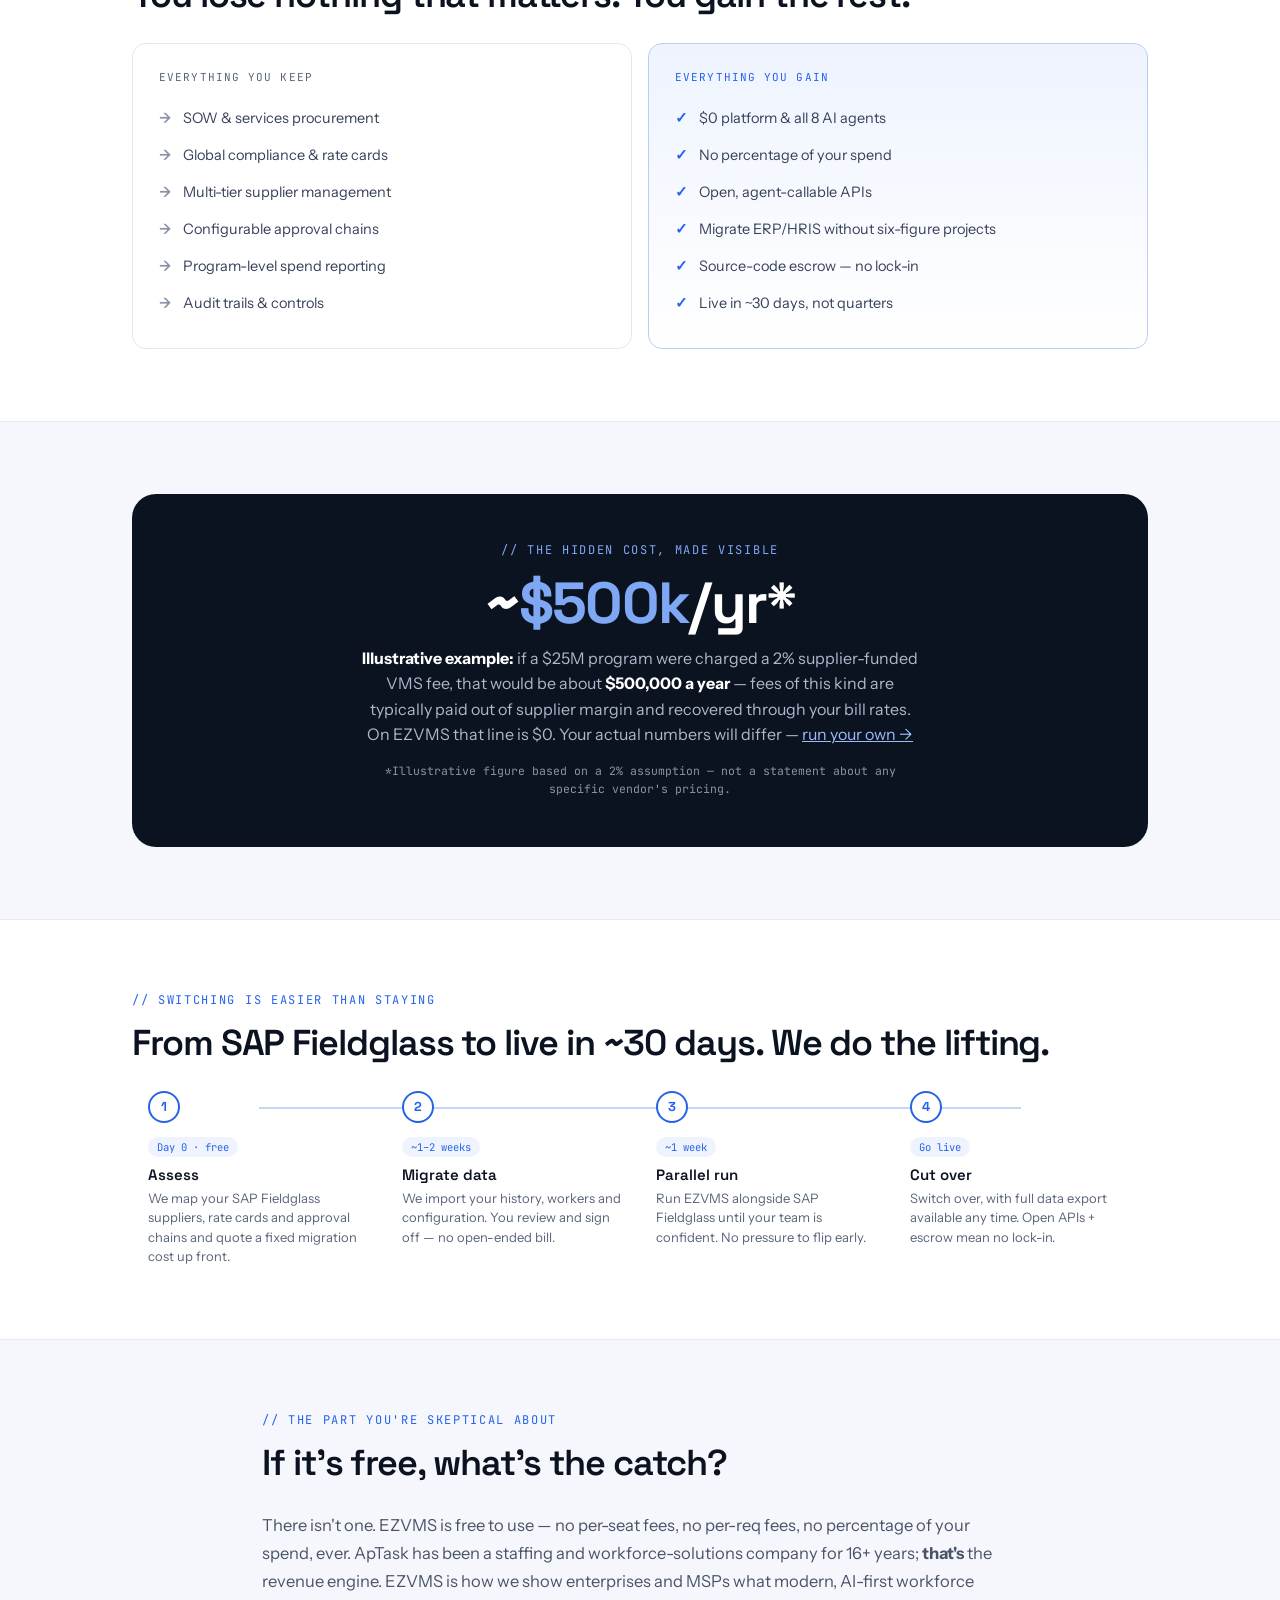
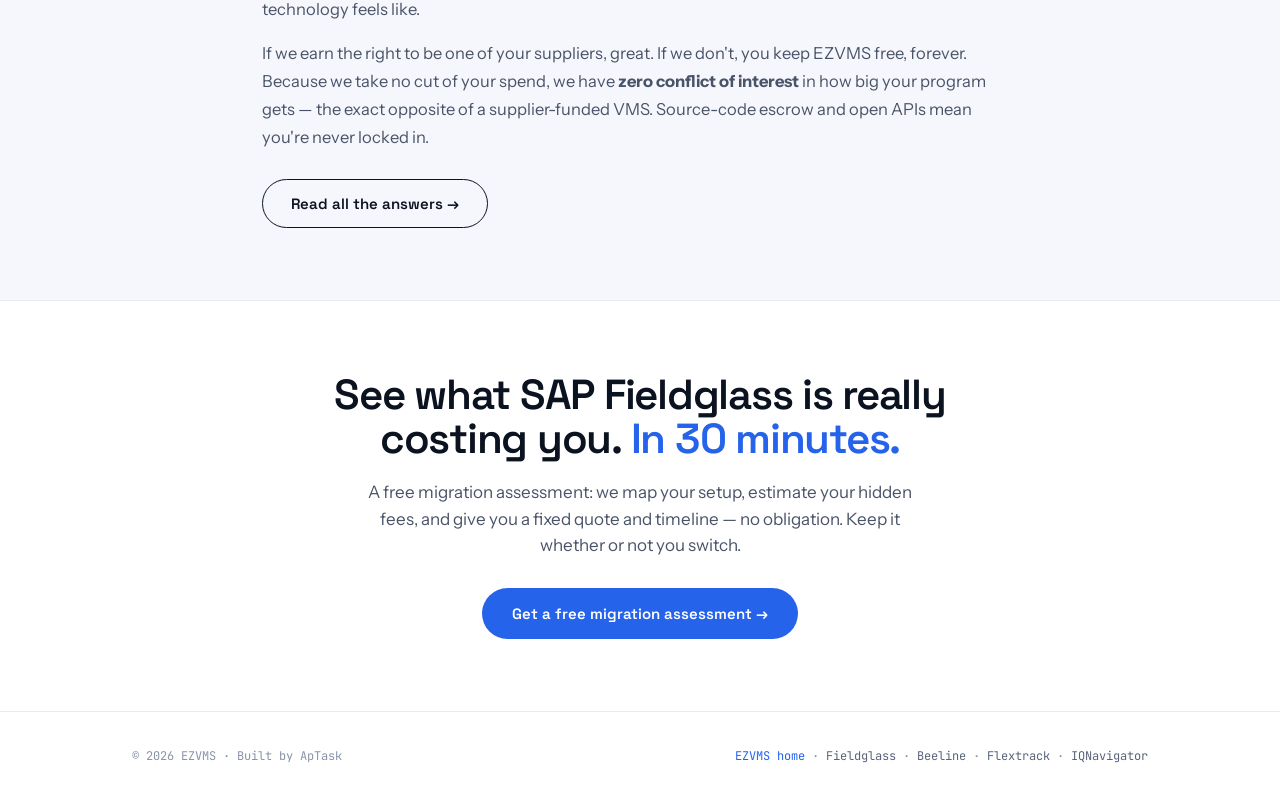
<file: newweb/switch/fieldglass.html>
<!DOCTYPE html>
<html lang="en">
<head>
<meta charset="utf-8">
<meta name="viewport" content="width=device-width, initial-scale=1">
<title>Switch from SAP Fieldglass to EZVMS — the free, AI-first VMS | Fieldglass alternative</title>
<meta name="description" content="Moving off SAP Fieldglass? EZVMS is a 100% free, AI-first VMS from ApTask — no licensing fees, no percentage of spend, no conflict of interest. Free migration assessment.">
<link rel="preconnect" href="https://fonts.googleapis.com">
<link rel="preconnect" href="https://fonts.gstatic.com" crossorigin>
<link href="https://fonts.googleapis.com/css2?family=Space+Grotesk:wght@400;500;600;700&family=Instrument+Sans:ital,wght@0,400;0,500;0,600;1,400&family=JetBrains+Mono:wght@400;500;600&display=swap" rel="stylesheet">
<style>
:root{--accent:#2563EB;--accent-700:#1D4FD7;--accent-050:#EEF3FE;--ink:#0B1220;--text:#37415A;--text-2:#4A5468;--text-3:#59647A;--muted:#8A93A8;--faint:#A4AEC0;--bg:#FFFFFF;--panel:#F5F7FC;--line:#E2E8F1;--line-2:#E7EBF3;--line-blue:#C4D7F6;--line-blue-2:#B7CFF6;--green:#16A34A;--green-bg:#E7F6EE;--warn:#D97706;--r:12px;--r-md:14px;--r-lg:18px;--r-xl:24px;--r-pill:999px;--shadow-card:0 1px 2px rgba(11,18,32,.04),0 8px 24px -16px rgba(11,18,32,.18);--font-display:'Space Grotesk',sans-serif;--font-body:'Instrument Sans',sans-serif;--font-mono:'JetBrains Mono',monospace;}
*,*::before,*::after{box-sizing:border-box;}
html{scroll-behavior:smooth;}
body{margin:0;background:var(--bg);color:var(--ink);font-family:var(--font-body);-webkit-font-smoothing:antialiased;}
a{text-decoration:none;color:inherit;}
:focus-visible{outline:2px solid var(--accent);outline-offset:2px;border-radius:4px;}
.wrap{max-width:1080px;margin:0 auto;padding:0 32px;}
.eyebrow{font-family:var(--font-mono);font-size:12px;letter-spacing:.14em;color:var(--accent);margin-bottom:16px;}
h1,h2{font-family:var(--font-display);}
.h2{font-family:var(--font-display);font-weight:600;font-size:36px;line-height:1.08;letter-spacing:-0.03em;color:var(--ink);margin:0 0 28px;}
.cta-primary{background:var(--accent);color:#fff;font-family:var(--font-display);font-size:15px;font-weight:600;padding:15px 28px;border-radius:var(--r-pill);transition:transform .2s,background .2s;display:inline-block;}
.cta-primary:hover{transform:translateY(-2px);background:var(--accent-700);}
.cta-outline{border:1.5px solid var(--ink);color:var(--ink);font-family:var(--font-display);font-size:15px;font-weight:600;padding:14px 28px;border-radius:var(--r-pill);display:inline-block;transition:border-color .2s;}
.cta-outline:hover{border-color:var(--muted);}
/* nav */
.nav{position:sticky;top:0;z-index:50;background:rgba(255,255,255,.85);backdrop-filter:blur(12px);border-bottom:1px solid var(--line-2);}
.nav-in{max-width:1080px;margin:0 auto;display:flex;align-items:center;justify-content:space-between;padding:15px 32px;}
.nav-back{font-family:var(--font-mono);font-size:13px;color:var(--text-3);}
.nav-back:hover{color:var(--ink);}
/* comparison table */
.ctable{border:1px solid var(--line);border-radius:var(--r-md);overflow:hidden;margin-top:8px;}
.crow{display:grid;grid-template-columns:1.6fr 1fr 1fr;font-size:14.5px;border-bottom:1px solid var(--line-2);}
.crow:last-child{border-bottom:none;}
.crow.head{background:#fff;font-family:var(--font-mono);font-size:12px;letter-spacing:.06em;}
.ccell{padding:14px 22px;color:var(--text);}
.ccell.legacy{border-left:1px solid var(--line-2);color:var(--text-3);}
.ccell.legacy.hd{color:var(--warn);}
.ccell.ez{border-left:1px solid var(--line-blue);background:var(--accent-050);color:var(--accent);}
.ccell.ez.hd{color:var(--accent);}
.cdot{display:inline-block;width:6px;height:6px;border-radius:50%;background:var(--warn);margin-right:7px;vertical-align:1px;}
/* keep/gain */
.kg{display:grid;grid-template-columns:1fr 1fr;gap:16px;}
.kg-card{border:1px solid var(--line);border-radius:var(--r-md);padding:26px;background:#fff;}
.kg-card.gain{border-color:var(--line-blue-2);background:linear-gradient(180deg,var(--accent-050),#fff);}
.kg-h{font-family:var(--font-mono);font-size:11px;letter-spacing:.1em;text-transform:uppercase;margin-bottom:16px;}
.kg-h.keep{color:var(--text-3);}
.kg-h.gain{color:var(--accent);}
.bl-item{display:flex;gap:11px;align-items:flex-start;font-size:14.5px;color:var(--text);padding:8px 0;line-height:1.45;}
.bl-ic{flex:none;font-weight:600;}
.bl-item.keep .bl-ic{color:var(--muted);}
.bl-item.gain .bl-ic{color:var(--accent);}
/* savings band */
.save-band{background:var(--ink);border-radius:var(--r-xl);padding:48px;color:#fff;text-align:center;}
.save-band .num{font-family:var(--font-display);font-weight:700;font-size:58px;letter-spacing:-0.03em;color:#fff;line-height:1;}
.save-band .num span{color:#7FA8F4;}
.save-band p{color:#AEB8CC;font-size:16px;max-width:560px;margin:14px auto 0;line-height:1.6;}
/* migration */
.mtl{display:grid;grid-template-columns:repeat(4,1fr);gap:0;margin-top:8px;}
.mtl-step{position:relative;padding:0 16px;}
.mtl-node{width:32px;height:32px;border-radius:50%;background:#fff;border:2px solid var(--accent);color:var(--accent);display:flex;align-items:center;justify-content:center;font-family:var(--font-display);font-weight:700;font-size:13px;position:relative;z-index:2;}
.mtl-line{position:absolute;top:16px;left:50%;width:100%;height:2px;background:var(--line-blue);z-index:1;}
.mtl-step:last-child .mtl-line{display:none;}
.mtl-chip{font-family:var(--font-mono);font-size:10.5px;color:var(--accent);background:var(--accent-050);border-radius:var(--r-pill);padding:3px 9px;display:inline-block;margin:14px 0 8px;}
.mtl-t{font-family:var(--font-display);font-weight:600;font-size:15px;color:var(--ink);margin-bottom:5px;}
.mtl-d{font-size:13px;line-height:1.5;color:var(--text-3);}
.section{padding:72px 0;}
.section.alt{background:var(--panel);border-top:1px solid var(--line-2);border-bottom:1px solid var(--line-2);}
@media (max-width:760px){
  .crow{grid-template-columns:1fr;}.crow.head{display:none;}
  .ccell.lab{font-weight:600;color:var(--ink);border-top:1px solid var(--line);}
  .ccell.legacy,.ccell.ez{border-left:none;display:flex;justify-content:space-between;}
  .ccell.legacy::before{content:"SAP Fieldglass";font-family:var(--font-mono);font-size:10px;color:var(--warn);}
  .ccell.ez::before{content:"EZVMS";font-family:var(--font-mono);font-size:10px;color:var(--accent);}
  .kg{grid-template-columns:1fr;}.mtl{grid-template-columns:1fr;gap:22px;}.mtl-line{display:none;}
  .h2{font-size:28px;}.save-band .num{font-size:42px;}
}
</style>
</head>
<body>

<header class="nav">
  <div class="nav-in">
    <a href="../index.html" style="font-family:var(--font-display);font-weight:700;font-size:20px;letter-spacing:-0.02em;color:var(--ink);">EZVMS</a>
    <div style="display:flex;align-items:center;gap:20px;">
      <a href="../index.html#compare" class="nav-back">compare all</a>
      <a href="../index.html#demo" class="cta-primary" style="padding:9px 18px;font-size:14px;">Free assessment</a>
    </div>
  </div>
</header>

<!-- HERO -->
<section class="section">
  <div class="wrap">
    <div class="eyebrow">// SWITCH FROM SAP FIELDGLASS</div>
    <h1 style="font-family:var(--font-display);font-weight:700;font-size:54px;line-height:1.04;letter-spacing:-0.035em;color:var(--ink);margin:0 0 20px;max-width:840px;">Switching from SAP Fieldglass to EZVMS.</h1>
    <p style="font-size:19px;line-height:1.55;color:var(--text);max-width:760px;margin:0 0 14px;font-weight:600;">You don't actually run Fieldglass for free. Your suppliers fund it, and they price that funding fee back into every bill rate you pay. EZVMS is genuinely free, charges your suppliers nothing, and was built AI-first — not bolted onto a 20-year-old procurement engine.</p>
    <p style="font-size:16px;line-height:1.6;color:var(--text-3);max-width:760px;margin:0 0 32px;">The SAP-blessed VMS is powerful and procurement-rigid. EZVMS gives you the same control over contingent labor, SOW and compliance — with agentic AI doing the busywork, and no percentage of spend skimmed through your suppliers.</p>
    <div style="display:flex;gap:14px;flex-wrap:wrap;">
      <a href="../index.html#demo" class="cta-primary">Get a free migration assessment →</a>
      <a href="../index.html#savings" class="cta-outline">See your savings</a>
    </div>
    <div style="display:flex;gap:12px;font-family:var(--font-display);font-size:13px;color:var(--muted);flex-wrap:wrap;margin-top:20px;">
      <span>$0 platform</span><span>·</span><span>no % of spend</span><span>·</span><span>source-code escrow</span><span>·</span><span>~30-day migration</span>
    </div>
  </div>
</section>

<!-- COMPARISON -->
<section class="section alt">
  <div class="wrap">
    <div class="eyebrow">// SAP FIELDGLASS VS EZVMS</div>
    <h2 class="h2">A fair, head-to-head look.</h2>
    <div class="ctable">
      <div class="crow head"><div class="ccell lab"></div><div class="ccell legacy hd">SAP Fieldglass</div><div class="ccell ez hd">EZVMS</div></div>
      <div class="crow"><div class="ccell lab">Annual licensing fees</div><div class="ccell legacy"><span class="cdot"></span>Charged</div><div class="ccell ez">Included</div></div>
<div class="crow"><div class="ccell lab">Percentage of your spend</div><div class="ccell legacy"><span class="cdot"></span>Supplier-funded %</div><div class="ccell ez">None</div></div>
<div class="crow"><div class="ccell lab">AI agents</div><div class="ccell legacy"><span class="cdot"></span>Bolted-on copilot</div><div class="ccell ez">AI-first / agentic</div></div>
<div class="crow"><div class="ccell lab">Open APIs</div><div class="ccell legacy"><span class="cdot"></span>SAP-centric</div><div class="ccell ez">Open, included</div></div>
<div class="crow"><div class="ccell lab">ERP / HRIS integrations</div><div class="ccell legacy"><span class="cdot"></span>Six-figure projects</div><div class="ccell ez">Included</div></div>
<div class="crow"><div class="ccell lab">Implementation</div><div class="ccell legacy"><span class="cdot"></span>Multi-quarter, PS-heavy</div><div class="ccell ez">Weeks, migration-assisted</div></div>
<div class="crow"><div class="ccell lab">Innovation cadence</div><div class="ccell legacy"><span class="cdot"></span>Slow roadmap</div><div class="ccell ez">Continuous</div></div>
<div class="crow"><div class="ccell lab">Source-code escrow</div><div class="ccell legacy"><span class="cdot"></span>Rare</div><div class="ccell ez">Available</div></div>
<div class="crow"><div class="ccell lab">Vendor lock-in</div><div class="ccell legacy"><span class="cdot"></span>High (SAP gravity)</div><div class="ccell ez">No</div></div>
    </div>
    <p style="font-family:var(--font-mono);font-size:10.5px;color:var(--faint);margin-top:14px;line-height:1.5;max-width:760px;">Legacy values describe well-established commercial <em>models</em> and known industry patterns, framed qualitatively — not contract-specific claims about SAP Fieldglass. Confirm specifics against your own agreement.</p>
  </div>
</section>

<!-- KEEP / GAIN -->
<section class="section">
  <div class="wrap">
    <div class="eyebrow">// WHAT YOU KEEP, WHAT YOU GAIN</div>
    <h2 class="h2">You lose nothing that matters. You gain the rest.</h2>
    <div class="kg">
      <div class="kg-card"><div class="kg-h keep">Everything you keep</div><div class="bl-item keep"><span class="bl-ic">→</span>SOW &amp; services procurement</div>
<div class="bl-item keep"><span class="bl-ic">→</span>Global compliance &amp; rate cards</div>
<div class="bl-item keep"><span class="bl-ic">→</span>Multi-tier supplier management</div>
<div class="bl-item keep"><span class="bl-ic">→</span>Configurable approval chains</div>
<div class="bl-item keep"><span class="bl-ic">→</span>Program-level spend reporting</div>
<div class="bl-item keep"><span class="bl-ic">→</span>Audit trails &amp; controls</div></div>
      <div class="kg-card gain"><div class="kg-h gain">Everything you gain</div><div class="bl-item gain"><span class="bl-ic">✓</span>$0 platform &amp; all 8 AI agents</div>
<div class="bl-item gain"><span class="bl-ic">✓</span>No percentage of your spend</div>
<div class="bl-item gain"><span class="bl-ic">✓</span>Open, agent-callable APIs</div>
<div class="bl-item gain"><span class="bl-ic">✓</span>Migrate ERP/HRIS without six-figure projects</div>
<div class="bl-item gain"><span class="bl-ic">✓</span>Source-code escrow — no lock-in</div>
<div class="bl-item gain"><span class="bl-ic">✓</span>Live in ~30 days, not quarters</div></div>
    </div>
  </div>
</section>

<!-- SAVINGS -->
<section class="section alt">
  <div class="wrap">
    <div class="save-band">
      <div class="eyebrow" style="color:#7FA8F4;justify-content:center;">// THE HIDDEN COST, MADE VISIBLE</div>
      <div class="num">~<span>$500k</span>/yr*</div>
      <p><strong style="color:#fff;">Illustrative example:</strong> if a $25M program were charged a 2% supplier-funded VMS fee, that would be about <strong style="color:#fff;">$500,000 a year</strong> — fees of this kind are typically paid out of supplier margin and recovered through your bill rates. On EZVMS that line is $0. Your actual numbers will differ — <a href="../index.html#savings" style="color:#9DBCF7;text-decoration:underline;">run your own →</a></p>
      <p style="color:#8A93A8;font-size:11.5px;margin-top:14px;font-family:var(--font-mono);">*Illustrative figure based on a 2% assumption — not a statement about any specific vendor's pricing.</p>
    </div>
  </div>
</section>

<!-- MIGRATION -->
<section class="section">
  <div class="wrap">
    <div class="eyebrow">// SWITCHING IS EASIER THAN STAYING</div>
    <h2 class="h2">From SAP Fieldglass to live in ~30 days. We do the lifting.</h2>
    <div class="mtl">
      <div class="mtl-step"><div class="mtl-line"></div><div class="mtl-node">1</div><div class="mtl-chip">Day 0 · free</div><div class="mtl-t">Assess</div><div class="mtl-d">We map your SAP Fieldglass suppliers, rate cards and approval chains and quote a fixed migration cost up front.</div></div>
      <div class="mtl-step"><div class="mtl-line"></div><div class="mtl-node">2</div><div class="mtl-chip">~1–2 weeks</div><div class="mtl-t">Migrate data</div><div class="mtl-d">We import your history, workers and configuration. You review and sign off — no open-ended bill.</div></div>
      <div class="mtl-step"><div class="mtl-line"></div><div class="mtl-node">3</div><div class="mtl-chip">~1 week</div><div class="mtl-t">Parallel run</div><div class="mtl-d">Run EZVMS alongside SAP Fieldglass until your team is confident. No pressure to flip early.</div></div>
      <div class="mtl-step"><div class="mtl-node">4</div><div class="mtl-chip">Go live</div><div class="mtl-t">Cut over</div><div class="mtl-d">Switch over, with full data export available any time. Open APIs + escrow mean no lock-in.</div></div>
    </div>
  </div>
</section>

<!-- THE CATCH -->
<section class="section alt">
  <div class="wrap" style="max-width:820px;">
    <div class="eyebrow">// THE PART YOU'RE SKEPTICAL ABOUT</div>
    <h2 class="h2">If it's free, what's the catch?</h2>
    <p style="font-size:16.5px;line-height:1.7;color:var(--text-2);margin:0 0 16px;">There isn't one. EZVMS is free to use — no per-seat fees, no per-req fees, no percentage of your spend, ever. ApTask has been a staffing and workforce-solutions company for 16+ years; <strong>that's</strong> the revenue engine. EZVMS is how we show enterprises and MSPs what modern, AI-first workforce technology feels like.</p>
    <p style="font-size:16.5px;line-height:1.7;color:var(--text-2);margin:0 0 28px;">If we earn the right to be one of your suppliers, great. If we don't, you keep EZVMS free, forever. Because we take no cut of your spend, we have <strong>zero conflict of interest</strong> in how big your program gets — the exact opposite of a supplier-funded VMS. Source-code escrow and open APIs mean you're never locked in.</p>
    <a href="../index.html#faq" class="cta-outline">Read all the answers →</a>
  </div>
</section>

<!-- CTA -->
<section class="section">
  <div class="wrap" style="text-align:center;">
    <h2 style="font-family:var(--font-display);font-weight:600;font-size:42px;line-height:1.05;letter-spacing:-0.03em;color:var(--ink);margin:0 auto 18px;max-width:680px;">See what SAP Fieldglass is really costing you. <span style="color:var(--accent);">In 30 minutes.</span></h2>
    <p style="font-size:17px;color:var(--text-2);max-width:560px;margin:0 auto 30px;line-height:1.55;">A free migration assessment: we map your setup, estimate your hidden fees, and give you a fixed quote and timeline — no obligation. Keep it whether or not you switch.</p>
    <a href="../index.html#demo" class="cta-primary" style="padding:16px 30px;">Get a free migration assessment →</a>
  </div>
</section>

<footer style="border-top:1px solid var(--line-2);background:#fff;">
  <div class="wrap" style="padding:36px 32px;display:flex;justify-content:space-between;flex-wrap:wrap;gap:12px;font-family:var(--font-mono);font-size:12px;color:var(--muted);">
    <span>© 2026 EZVMS · Built by ApTask</span>
    <span><a href="../index.html" style="color:var(--accent);">EZVMS home</a> · <a href="fieldglass.html" style="color:var(--text-3);">Fieldglass</a> · <a href="beeline.html" style="color:var(--text-3);">Beeline</a> · <a href="flextrack.html" style="color:var(--text-3);">Flextrack</a> · <a href="iqnavigator.html" style="color:var(--text-3);">IQNavigator</a></span>
  </div>
</footer>
<div class="powered-by-global" aria-label="Powered by Rexa and ApTask" style="position:fixed;right:18px;bottom:18px;z-index:9998;padding:11px 14px;border:1.5px solid rgba(11,18,32,.14);border-radius:999px;background:rgba(255,255,255,.86);box-shadow:0 12px 34px rgba(11,18,32,.12);backdrop-filter:blur(14px);font-family:var(--font-display,'Space Grotesk',sans-serif);font-size:13px;font-weight:600;color:var(--ink,#0B1220);letter-spacing:-.01em;">
  Powered by <a href="https://rexa.ai" target="_blank" rel="noopener noreferrer" style="color:var(--accent,#2563EB);">Rexa</a> and <a href="https://aptask.com" target="_blank" rel="noopener noreferrer" style="color:var(--accent,#2563EB);">ApTask</a>.
</div>
</body>
</html>
</file>
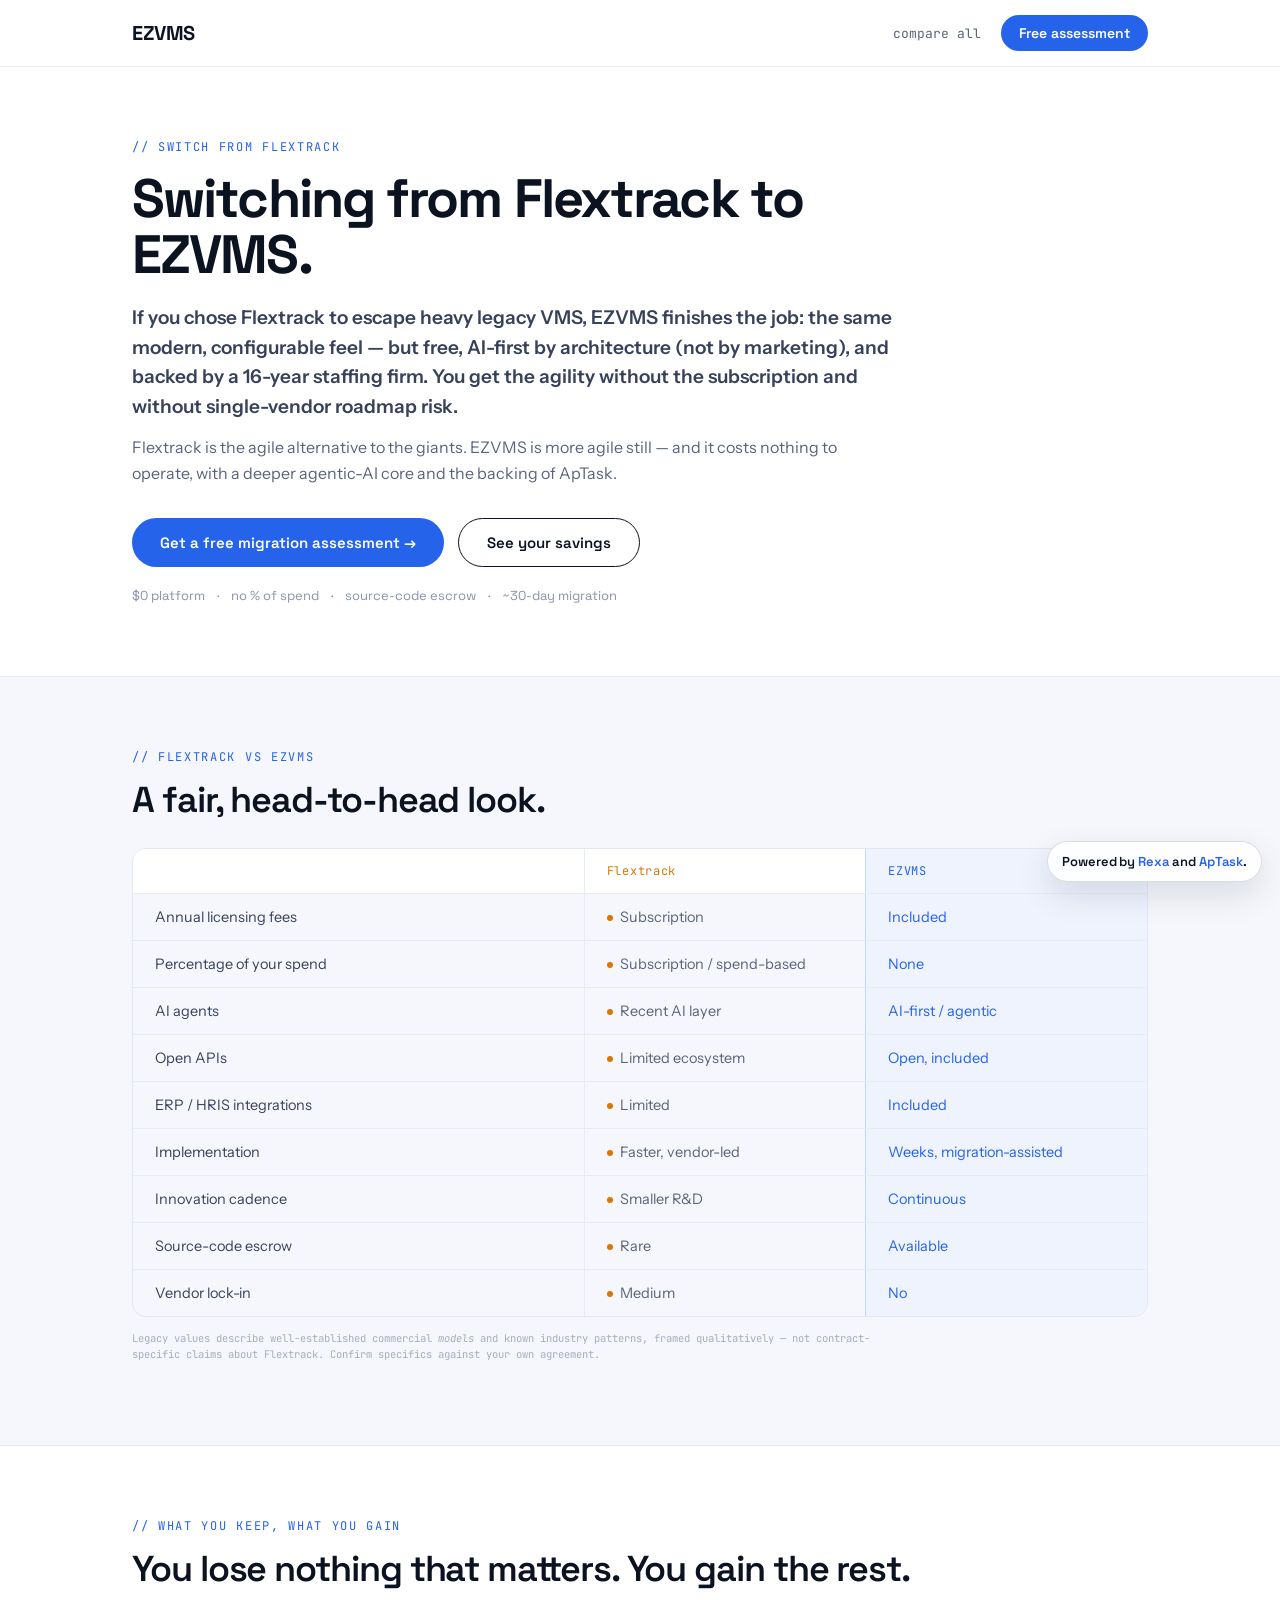
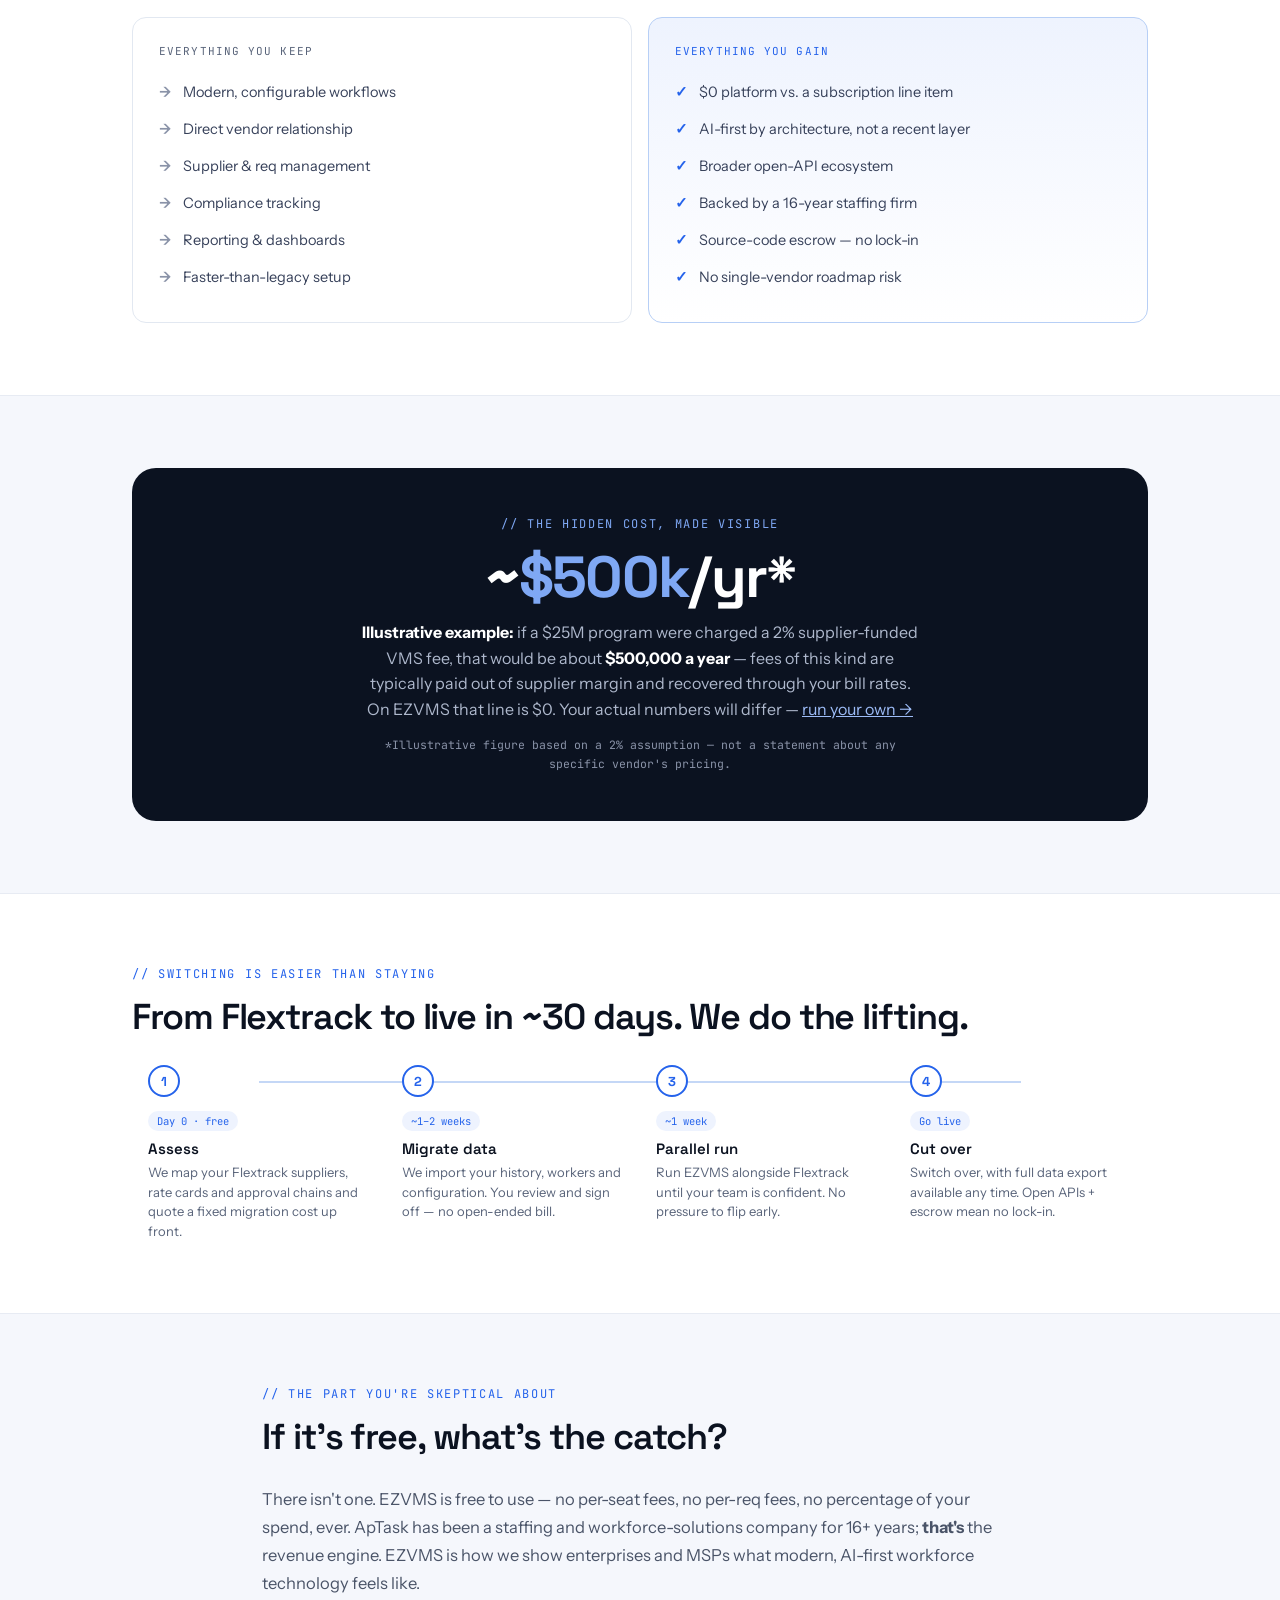
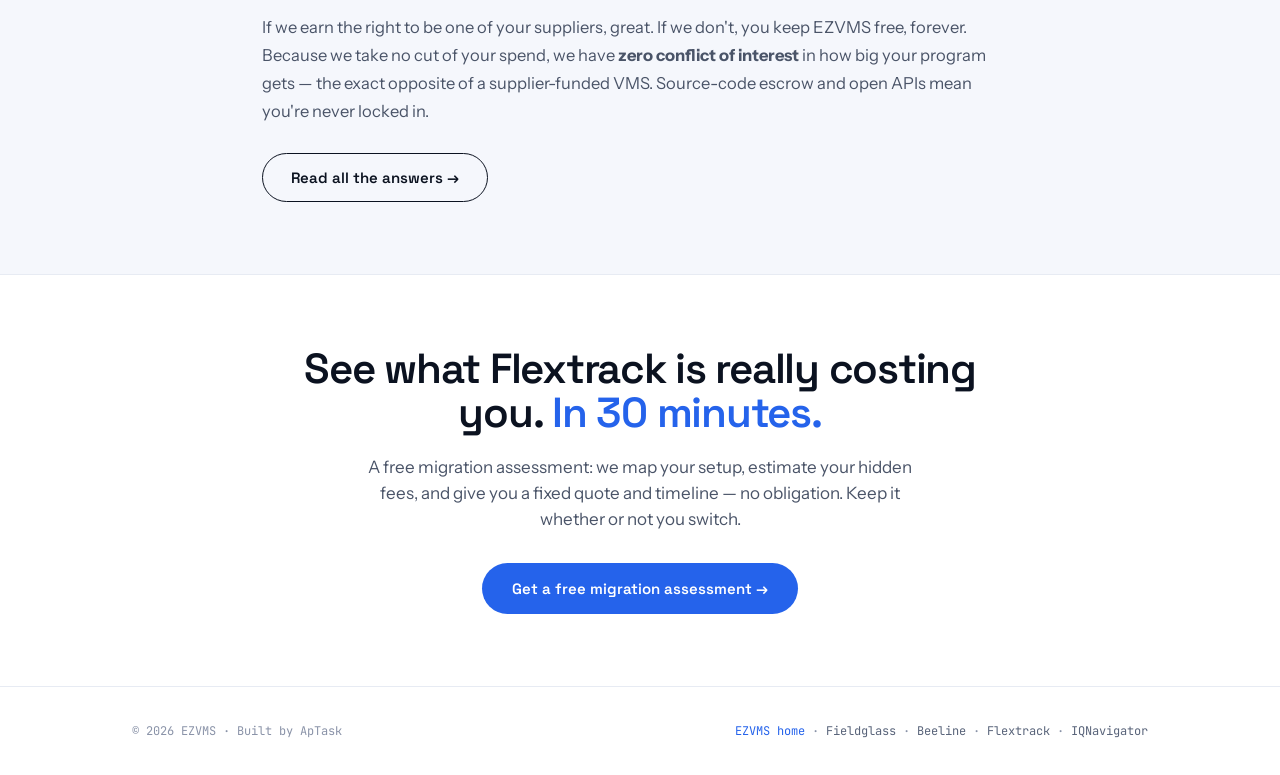
<file: newweb/switch/flextrack.html>
<!DOCTYPE html>
<html lang="en">
<head>
<meta charset="utf-8">
<meta name="viewport" content="width=device-width, initial-scale=1">
<title>Switch from Flextrack to EZVMS — the free, AI-first VMS | Flextrack alternative</title>
<meta name="description" content="Moving off Flextrack? EZVMS is a 100% free, AI-first VMS from ApTask — no licensing fees, no percentage of spend, no conflict of interest. Free migration assessment.">
<link rel="preconnect" href="https://fonts.googleapis.com">
<link rel="preconnect" href="https://fonts.gstatic.com" crossorigin>
<link href="https://fonts.googleapis.com/css2?family=Space+Grotesk:wght@400;500;600;700&family=Instrument+Sans:ital,wght@0,400;0,500;0,600;1,400&family=JetBrains+Mono:wght@400;500;600&display=swap" rel="stylesheet">
<style>
:root{--accent:#2563EB;--accent-700:#1D4FD7;--accent-050:#EEF3FE;--ink:#0B1220;--text:#37415A;--text-2:#4A5468;--text-3:#59647A;--muted:#8A93A8;--faint:#A4AEC0;--bg:#FFFFFF;--panel:#F5F7FC;--line:#E2E8F1;--line-2:#E7EBF3;--line-blue:#C4D7F6;--line-blue-2:#B7CFF6;--green:#16A34A;--green-bg:#E7F6EE;--warn:#D97706;--r:12px;--r-md:14px;--r-lg:18px;--r-xl:24px;--r-pill:999px;--shadow-card:0 1px 2px rgba(11,18,32,.04),0 8px 24px -16px rgba(11,18,32,.18);--font-display:'Space Grotesk',sans-serif;--font-body:'Instrument Sans',sans-serif;--font-mono:'JetBrains Mono',monospace;}
*,*::before,*::after{box-sizing:border-box;}
html{scroll-behavior:smooth;}
body{margin:0;background:var(--bg);color:var(--ink);font-family:var(--font-body);-webkit-font-smoothing:antialiased;}
a{text-decoration:none;color:inherit;}
:focus-visible{outline:2px solid var(--accent);outline-offset:2px;border-radius:4px;}
.wrap{max-width:1080px;margin:0 auto;padding:0 32px;}
.eyebrow{font-family:var(--font-mono);font-size:12px;letter-spacing:.14em;color:var(--accent);margin-bottom:16px;}
h1,h2{font-family:var(--font-display);}
.h2{font-family:var(--font-display);font-weight:600;font-size:36px;line-height:1.08;letter-spacing:-0.03em;color:var(--ink);margin:0 0 28px;}
.cta-primary{background:var(--accent);color:#fff;font-family:var(--font-display);font-size:15px;font-weight:600;padding:15px 28px;border-radius:var(--r-pill);transition:transform .2s,background .2s;display:inline-block;}
.cta-primary:hover{transform:translateY(-2px);background:var(--accent-700);}
.cta-outline{border:1.5px solid var(--ink);color:var(--ink);font-family:var(--font-display);font-size:15px;font-weight:600;padding:14px 28px;border-radius:var(--r-pill);display:inline-block;transition:border-color .2s;}
.cta-outline:hover{border-color:var(--muted);}
/* nav */
.nav{position:sticky;top:0;z-index:50;background:rgba(255,255,255,.85);backdrop-filter:blur(12px);border-bottom:1px solid var(--line-2);}
.nav-in{max-width:1080px;margin:0 auto;display:flex;align-items:center;justify-content:space-between;padding:15px 32px;}
.nav-back{font-family:var(--font-mono);font-size:13px;color:var(--text-3);}
.nav-back:hover{color:var(--ink);}
/* comparison table */
.ctable{border:1px solid var(--line);border-radius:var(--r-md);overflow:hidden;margin-top:8px;}
.crow{display:grid;grid-template-columns:1.6fr 1fr 1fr;font-size:14.5px;border-bottom:1px solid var(--line-2);}
.crow:last-child{border-bottom:none;}
.crow.head{background:#fff;font-family:var(--font-mono);font-size:12px;letter-spacing:.06em;}
.ccell{padding:14px 22px;color:var(--text);}
.ccell.legacy{border-left:1px solid var(--line-2);color:var(--text-3);}
.ccell.legacy.hd{color:var(--warn);}
.ccell.ez{border-left:1px solid var(--line-blue);background:var(--accent-050);color:var(--accent);}
.ccell.ez.hd{color:var(--accent);}
.cdot{display:inline-block;width:6px;height:6px;border-radius:50%;background:var(--warn);margin-right:7px;vertical-align:1px;}
/* keep/gain */
.kg{display:grid;grid-template-columns:1fr 1fr;gap:16px;}
.kg-card{border:1px solid var(--line);border-radius:var(--r-md);padding:26px;background:#fff;}
.kg-card.gain{border-color:var(--line-blue-2);background:linear-gradient(180deg,var(--accent-050),#fff);}
.kg-h{font-family:var(--font-mono);font-size:11px;letter-spacing:.1em;text-transform:uppercase;margin-bottom:16px;}
.kg-h.keep{color:var(--text-3);}
.kg-h.gain{color:var(--accent);}
.bl-item{display:flex;gap:11px;align-items:flex-start;font-size:14.5px;color:var(--text);padding:8px 0;line-height:1.45;}
.bl-ic{flex:none;font-weight:600;}
.bl-item.keep .bl-ic{color:var(--muted);}
.bl-item.gain .bl-ic{color:var(--accent);}
/* savings band */
.save-band{background:var(--ink);border-radius:var(--r-xl);padding:48px;color:#fff;text-align:center;}
.save-band .num{font-family:var(--font-display);font-weight:700;font-size:58px;letter-spacing:-0.03em;color:#fff;line-height:1;}
.save-band .num span{color:#7FA8F4;}
.save-band p{color:#AEB8CC;font-size:16px;max-width:560px;margin:14px auto 0;line-height:1.6;}
/* migration */
.mtl{display:grid;grid-template-columns:repeat(4,1fr);gap:0;margin-top:8px;}
.mtl-step{position:relative;padding:0 16px;}
.mtl-node{width:32px;height:32px;border-radius:50%;background:#fff;border:2px solid var(--accent);color:var(--accent);display:flex;align-items:center;justify-content:center;font-family:var(--font-display);font-weight:700;font-size:13px;position:relative;z-index:2;}
.mtl-line{position:absolute;top:16px;left:50%;width:100%;height:2px;background:var(--line-blue);z-index:1;}
.mtl-step:last-child .mtl-line{display:none;}
.mtl-chip{font-family:var(--font-mono);font-size:10.5px;color:var(--accent);background:var(--accent-050);border-radius:var(--r-pill);padding:3px 9px;display:inline-block;margin:14px 0 8px;}
.mtl-t{font-family:var(--font-display);font-weight:600;font-size:15px;color:var(--ink);margin-bottom:5px;}
.mtl-d{font-size:13px;line-height:1.5;color:var(--text-3);}
.section{padding:72px 0;}
.section.alt{background:var(--panel);border-top:1px solid var(--line-2);border-bottom:1px solid var(--line-2);}
@media (max-width:760px){
  .crow{grid-template-columns:1fr;}.crow.head{display:none;}
  .ccell.lab{font-weight:600;color:var(--ink);border-top:1px solid var(--line);}
  .ccell.legacy,.ccell.ez{border-left:none;display:flex;justify-content:space-between;}
  .ccell.legacy::before{content:"Flextrack";font-family:var(--font-mono);font-size:10px;color:var(--warn);}
  .ccell.ez::before{content:"EZVMS";font-family:var(--font-mono);font-size:10px;color:var(--accent);}
  .kg{grid-template-columns:1fr;}.mtl{grid-template-columns:1fr;gap:22px;}.mtl-line{display:none;}
  .h2{font-size:28px;}.save-band .num{font-size:42px;}
}
</style>
</head>
<body>

<header class="nav">
  <div class="nav-in">
    <a href="../index.html" style="font-family:var(--font-display);font-weight:700;font-size:20px;letter-spacing:-0.02em;color:var(--ink);">EZVMS</a>
    <div style="display:flex;align-items:center;gap:20px;">
      <a href="../index.html#compare" class="nav-back">compare all</a>
      <a href="../index.html#demo" class="cta-primary" style="padding:9px 18px;font-size:14px;">Free assessment</a>
    </div>
  </div>
</header>

<!-- HERO -->
<section class="section">
  <div class="wrap">
    <div class="eyebrow">// SWITCH FROM FLEXTRACK</div>
    <h1 style="font-family:var(--font-display);font-weight:700;font-size:54px;line-height:1.04;letter-spacing:-0.035em;color:var(--ink);margin:0 0 20px;max-width:840px;">Switching from Flextrack to EZVMS.</h1>
    <p style="font-size:19px;line-height:1.55;color:var(--text);max-width:760px;margin:0 0 14px;font-weight:600;">If you chose Flextrack to escape heavy legacy VMS, EZVMS finishes the job: the same modern, configurable feel — but free, AI-first by architecture (not by marketing), and backed by a 16-year staffing firm. You get the agility without the subscription and without single-vendor roadmap risk.</p>
    <p style="font-size:16px;line-height:1.6;color:var(--text-3);max-width:760px;margin:0 0 32px;">Flextrack is the agile alternative to the giants. EZVMS is more agile still — and it costs nothing to operate, with a deeper agentic-AI core and the backing of ApTask.</p>
    <div style="display:flex;gap:14px;flex-wrap:wrap;">
      <a href="../index.html#demo" class="cta-primary">Get a free migration assessment →</a>
      <a href="../index.html#savings" class="cta-outline">See your savings</a>
    </div>
    <div style="display:flex;gap:12px;font-family:var(--font-display);font-size:13px;color:var(--muted);flex-wrap:wrap;margin-top:20px;">
      <span>$0 platform</span><span>·</span><span>no % of spend</span><span>·</span><span>source-code escrow</span><span>·</span><span>~30-day migration</span>
    </div>
  </div>
</section>

<!-- COMPARISON -->
<section class="section alt">
  <div class="wrap">
    <div class="eyebrow">// FLEXTRACK VS EZVMS</div>
    <h2 class="h2">A fair, head-to-head look.</h2>
    <div class="ctable">
      <div class="crow head"><div class="ccell lab"></div><div class="ccell legacy hd">Flextrack</div><div class="ccell ez hd">EZVMS</div></div>
      <div class="crow"><div class="ccell lab">Annual licensing fees</div><div class="ccell legacy"><span class="cdot"></span>Subscription</div><div class="ccell ez">Included</div></div>
<div class="crow"><div class="ccell lab">Percentage of your spend</div><div class="ccell legacy"><span class="cdot"></span>Subscription / spend-based</div><div class="ccell ez">None</div></div>
<div class="crow"><div class="ccell lab">AI agents</div><div class="ccell legacy"><span class="cdot"></span>Recent AI layer</div><div class="ccell ez">AI-first / agentic</div></div>
<div class="crow"><div class="ccell lab">Open APIs</div><div class="ccell legacy"><span class="cdot"></span>Limited ecosystem</div><div class="ccell ez">Open, included</div></div>
<div class="crow"><div class="ccell lab">ERP / HRIS integrations</div><div class="ccell legacy"><span class="cdot"></span>Limited</div><div class="ccell ez">Included</div></div>
<div class="crow"><div class="ccell lab">Implementation</div><div class="ccell legacy"><span class="cdot"></span>Faster, vendor-led</div><div class="ccell ez">Weeks, migration-assisted</div></div>
<div class="crow"><div class="ccell lab">Innovation cadence</div><div class="ccell legacy"><span class="cdot"></span>Smaller R&amp;D</div><div class="ccell ez">Continuous</div></div>
<div class="crow"><div class="ccell lab">Source-code escrow</div><div class="ccell legacy"><span class="cdot"></span>Rare</div><div class="ccell ez">Available</div></div>
<div class="crow"><div class="ccell lab">Vendor lock-in</div><div class="ccell legacy"><span class="cdot"></span>Medium</div><div class="ccell ez">No</div></div>
    </div>
    <p style="font-family:var(--font-mono);font-size:10.5px;color:var(--faint);margin-top:14px;line-height:1.5;max-width:760px;">Legacy values describe well-established commercial <em>models</em> and known industry patterns, framed qualitatively — not contract-specific claims about Flextrack. Confirm specifics against your own agreement.</p>
  </div>
</section>

<!-- KEEP / GAIN -->
<section class="section">
  <div class="wrap">
    <div class="eyebrow">// WHAT YOU KEEP, WHAT YOU GAIN</div>
    <h2 class="h2">You lose nothing that matters. You gain the rest.</h2>
    <div class="kg">
      <div class="kg-card"><div class="kg-h keep">Everything you keep</div><div class="bl-item keep"><span class="bl-ic">→</span>Modern, configurable workflows</div>
<div class="bl-item keep"><span class="bl-ic">→</span>Direct vendor relationship</div>
<div class="bl-item keep"><span class="bl-ic">→</span>Supplier &amp; req management</div>
<div class="bl-item keep"><span class="bl-ic">→</span>Compliance tracking</div>
<div class="bl-item keep"><span class="bl-ic">→</span>Reporting &amp; dashboards</div>
<div class="bl-item keep"><span class="bl-ic">→</span>Faster-than-legacy setup</div></div>
      <div class="kg-card gain"><div class="kg-h gain">Everything you gain</div><div class="bl-item gain"><span class="bl-ic">✓</span>$0 platform vs. a subscription line item</div>
<div class="bl-item gain"><span class="bl-ic">✓</span>AI-first by architecture, not a recent layer</div>
<div class="bl-item gain"><span class="bl-ic">✓</span>Broader open-API ecosystem</div>
<div class="bl-item gain"><span class="bl-ic">✓</span>Backed by a 16-year staffing firm</div>
<div class="bl-item gain"><span class="bl-ic">✓</span>Source-code escrow — no lock-in</div>
<div class="bl-item gain"><span class="bl-ic">✓</span>No single-vendor roadmap risk</div></div>
    </div>
  </div>
</section>

<!-- SAVINGS -->
<section class="section alt">
  <div class="wrap">
    <div class="save-band">
      <div class="eyebrow" style="color:#7FA8F4;justify-content:center;">// THE HIDDEN COST, MADE VISIBLE</div>
      <div class="num">~<span>$500k</span>/yr*</div>
      <p><strong style="color:#fff;">Illustrative example:</strong> if a $25M program were charged a 2% supplier-funded VMS fee, that would be about <strong style="color:#fff;">$500,000 a year</strong> — fees of this kind are typically paid out of supplier margin and recovered through your bill rates. On EZVMS that line is $0. Your actual numbers will differ — <a href="../index.html#savings" style="color:#9DBCF7;text-decoration:underline;">run your own →</a></p>
      <p style="color:#8A93A8;font-size:11.5px;margin-top:14px;font-family:var(--font-mono);">*Illustrative figure based on a 2% assumption — not a statement about any specific vendor's pricing.</p>
    </div>
  </div>
</section>

<!-- MIGRATION -->
<section class="section">
  <div class="wrap">
    <div class="eyebrow">// SWITCHING IS EASIER THAN STAYING</div>
    <h2 class="h2">From Flextrack to live in ~30 days. We do the lifting.</h2>
    <div class="mtl">
      <div class="mtl-step"><div class="mtl-line"></div><div class="mtl-node">1</div><div class="mtl-chip">Day 0 · free</div><div class="mtl-t">Assess</div><div class="mtl-d">We map your Flextrack suppliers, rate cards and approval chains and quote a fixed migration cost up front.</div></div>
      <div class="mtl-step"><div class="mtl-line"></div><div class="mtl-node">2</div><div class="mtl-chip">~1–2 weeks</div><div class="mtl-t">Migrate data</div><div class="mtl-d">We import your history, workers and configuration. You review and sign off — no open-ended bill.</div></div>
      <div class="mtl-step"><div class="mtl-line"></div><div class="mtl-node">3</div><div class="mtl-chip">~1 week</div><div class="mtl-t">Parallel run</div><div class="mtl-d">Run EZVMS alongside Flextrack until your team is confident. No pressure to flip early.</div></div>
      <div class="mtl-step"><div class="mtl-node">4</div><div class="mtl-chip">Go live</div><div class="mtl-t">Cut over</div><div class="mtl-d">Switch over, with full data export available any time. Open APIs + escrow mean no lock-in.</div></div>
    </div>
  </div>
</section>

<!-- THE CATCH -->
<section class="section alt">
  <div class="wrap" style="max-width:820px;">
    <div class="eyebrow">// THE PART YOU'RE SKEPTICAL ABOUT</div>
    <h2 class="h2">If it's free, what's the catch?</h2>
    <p style="font-size:16.5px;line-height:1.7;color:var(--text-2);margin:0 0 16px;">There isn't one. EZVMS is free to use — no per-seat fees, no per-req fees, no percentage of your spend, ever. ApTask has been a staffing and workforce-solutions company for 16+ years; <strong>that's</strong> the revenue engine. EZVMS is how we show enterprises and MSPs what modern, AI-first workforce technology feels like.</p>
    <p style="font-size:16.5px;line-height:1.7;color:var(--text-2);margin:0 0 28px;">If we earn the right to be one of your suppliers, great. If we don't, you keep EZVMS free, forever. Because we take no cut of your spend, we have <strong>zero conflict of interest</strong> in how big your program gets — the exact opposite of a supplier-funded VMS. Source-code escrow and open APIs mean you're never locked in.</p>
    <a href="../index.html#faq" class="cta-outline">Read all the answers →</a>
  </div>
</section>

<!-- CTA -->
<section class="section">
  <div class="wrap" style="text-align:center;">
    <h2 style="font-family:var(--font-display);font-weight:600;font-size:42px;line-height:1.05;letter-spacing:-0.03em;color:var(--ink);margin:0 auto 18px;max-width:680px;">See what Flextrack is really costing you. <span style="color:var(--accent);">In 30 minutes.</span></h2>
    <p style="font-size:17px;color:var(--text-2);max-width:560px;margin:0 auto 30px;line-height:1.55;">A free migration assessment: we map your setup, estimate your hidden fees, and give you a fixed quote and timeline — no obligation. Keep it whether or not you switch.</p>
    <a href="../index.html#demo" class="cta-primary" style="padding:16px 30px;">Get a free migration assessment →</a>
  </div>
</section>

<footer style="border-top:1px solid var(--line-2);background:#fff;">
  <div class="wrap" style="padding:36px 32px;display:flex;justify-content:space-between;flex-wrap:wrap;gap:12px;font-family:var(--font-mono);font-size:12px;color:var(--muted);">
    <span>© 2026 EZVMS · Built by ApTask</span>
    <span><a href="../index.html" style="color:var(--accent);">EZVMS home</a> · <a href="fieldglass.html" style="color:var(--text-3);">Fieldglass</a> · <a href="beeline.html" style="color:var(--text-3);">Beeline</a> · <a href="flextrack.html" style="color:var(--text-3);">Flextrack</a> · <a href="iqnavigator.html" style="color:var(--text-3);">IQNavigator</a></span>
  </div>
</footer>
<div class="powered-by-global" aria-label="Powered by Rexa and ApTask" style="position:fixed;right:18px;bottom:18px;z-index:9998;padding:11px 14px;border:1.5px solid rgba(11,18,32,.14);border-radius:999px;background:rgba(255,255,255,.86);box-shadow:0 12px 34px rgba(11,18,32,.12);backdrop-filter:blur(14px);font-family:var(--font-display,'Space Grotesk',sans-serif);font-size:13px;font-weight:600;color:var(--ink,#0B1220);letter-spacing:-.01em;">
  Powered by <a href="https://rexa.ai" target="_blank" rel="noopener noreferrer" style="color:var(--accent,#2563EB);">Rexa</a> and <a href="https://aptask.com" target="_blank" rel="noopener noreferrer" style="color:var(--accent,#2563EB);">ApTask</a>.
</div>
</body>
</html>
</file>
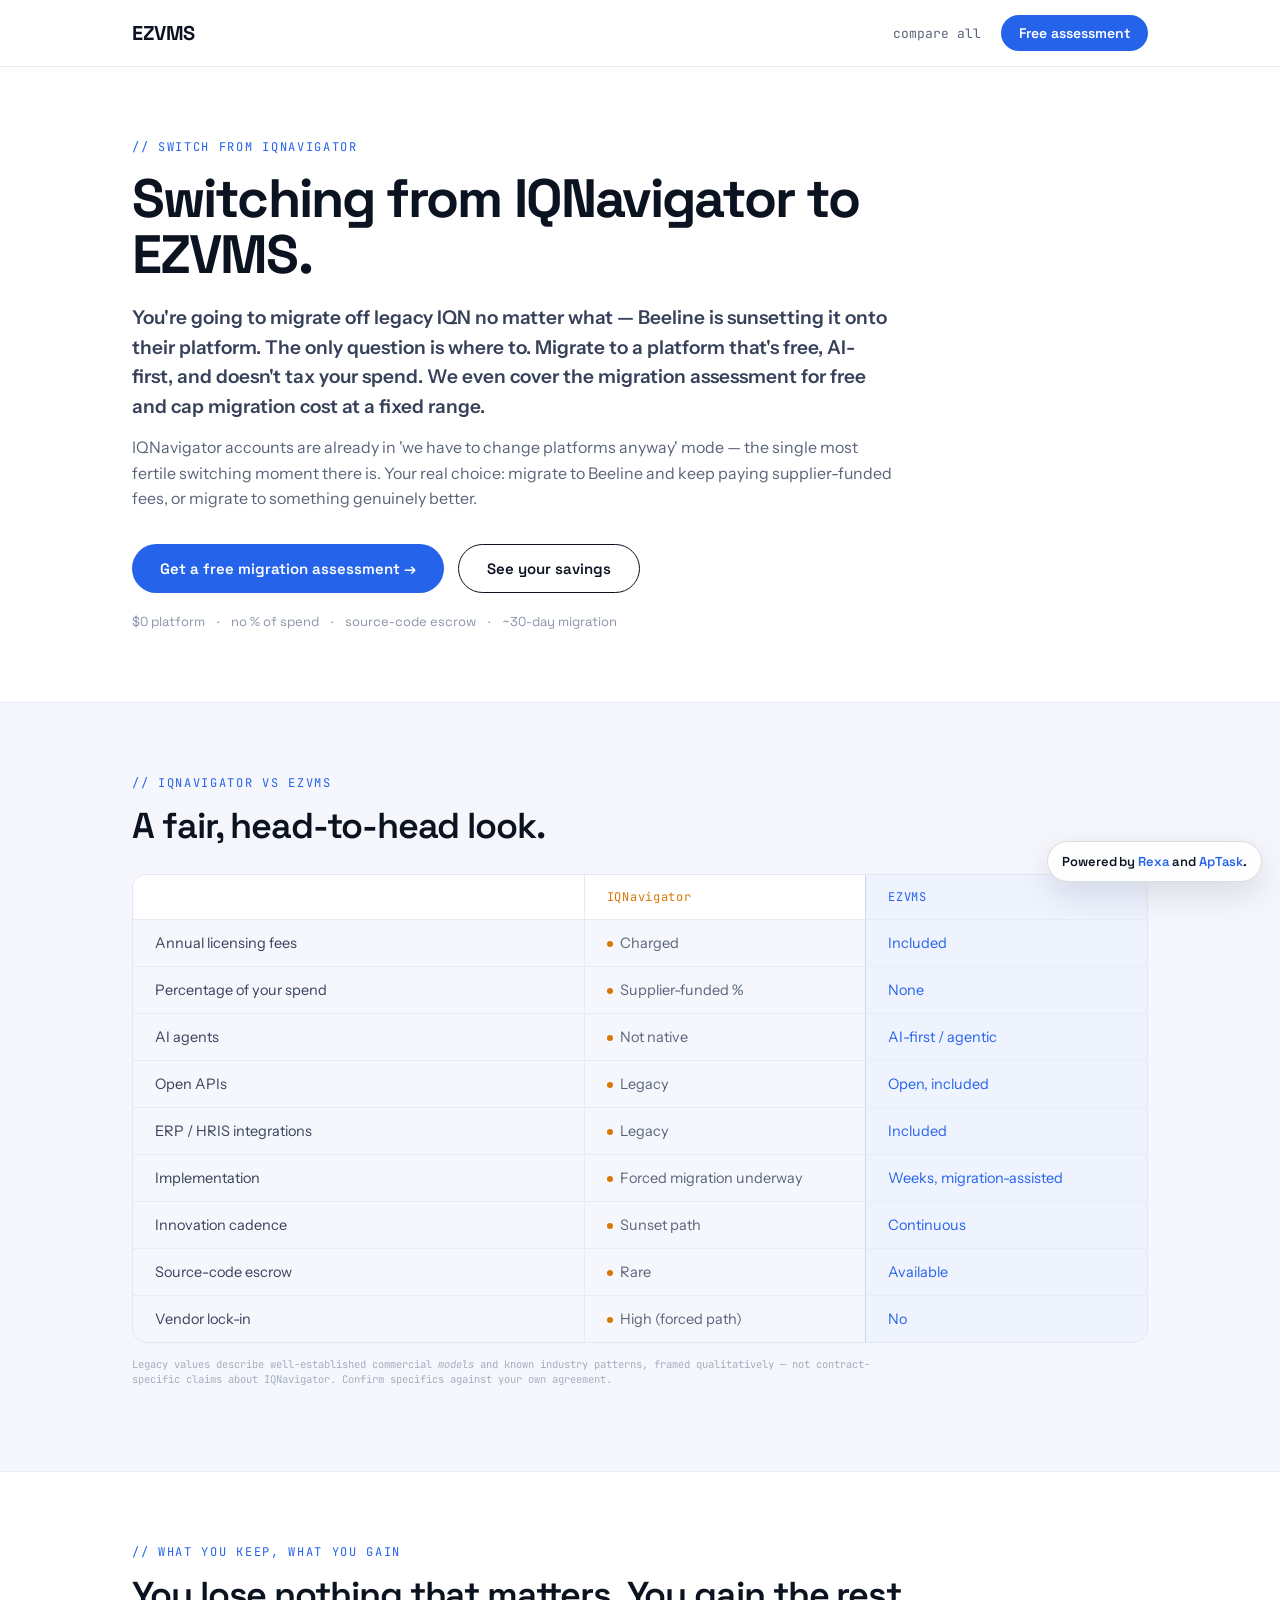
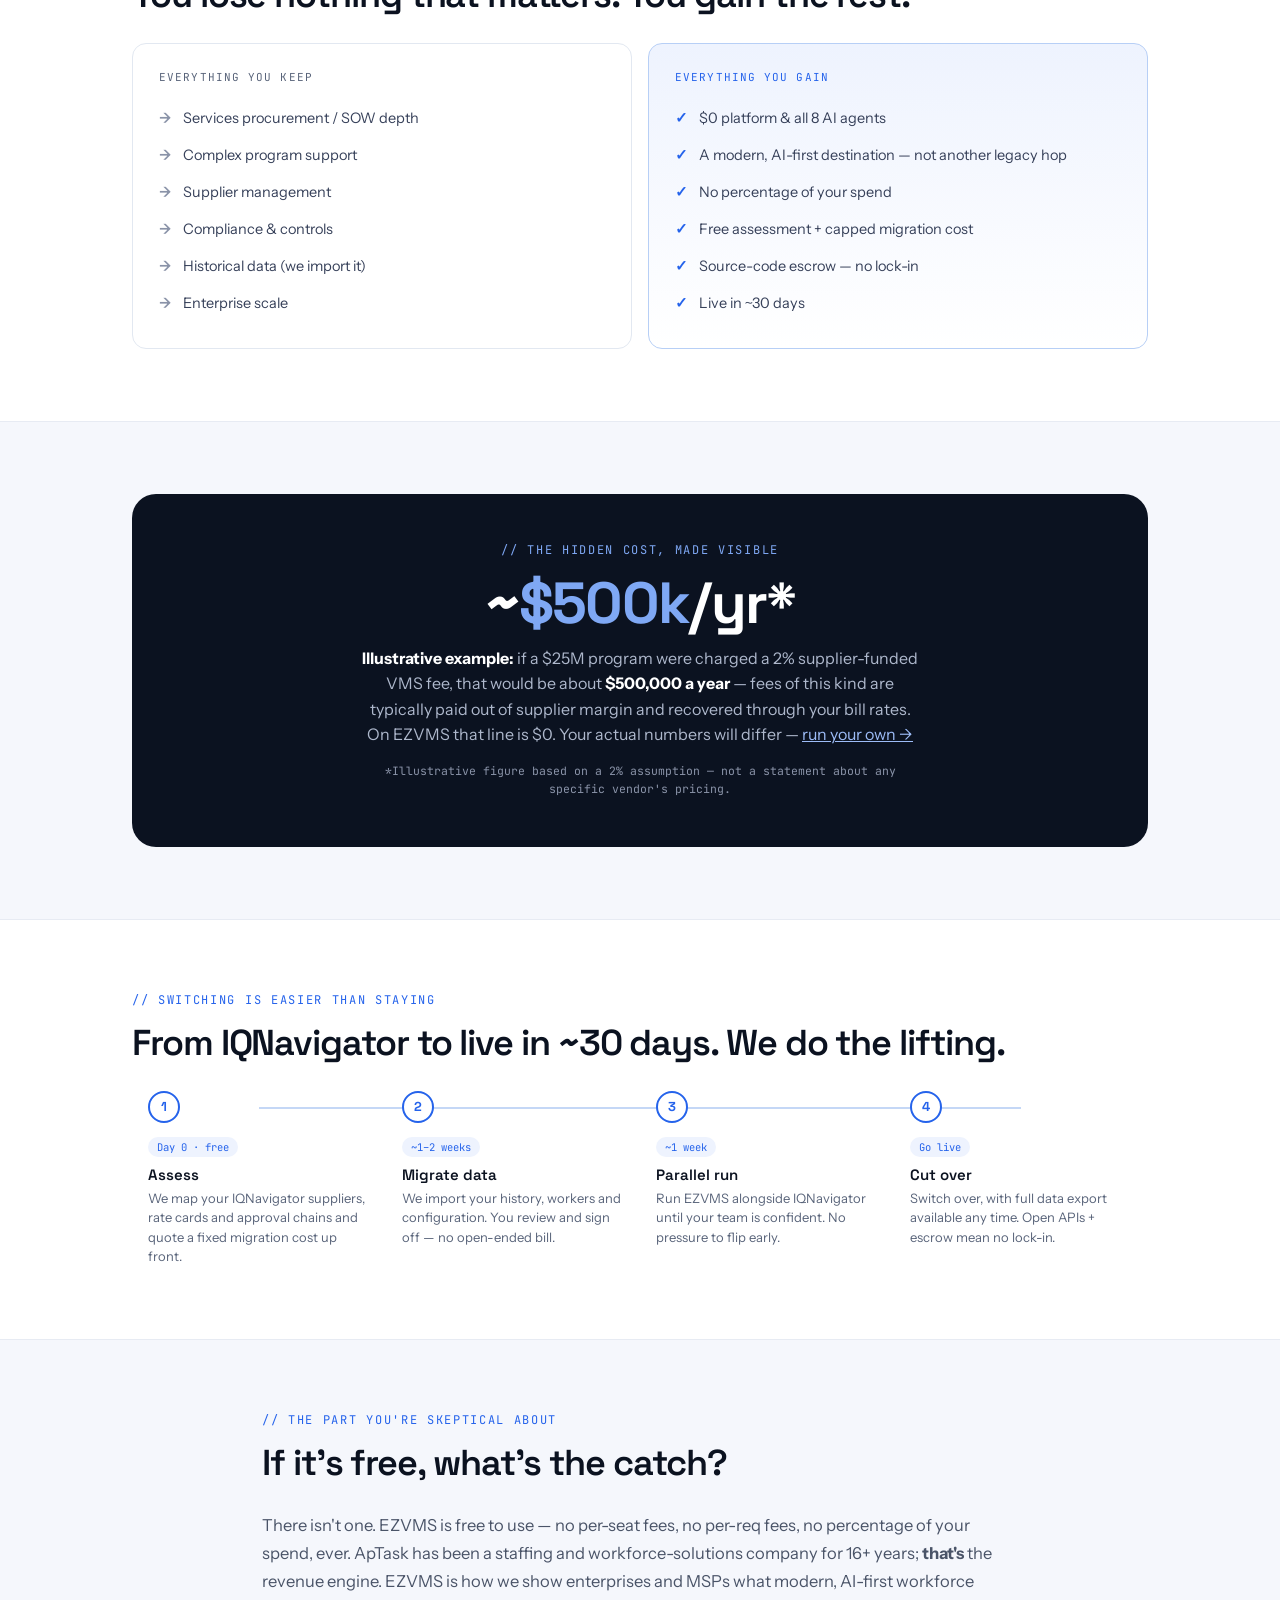
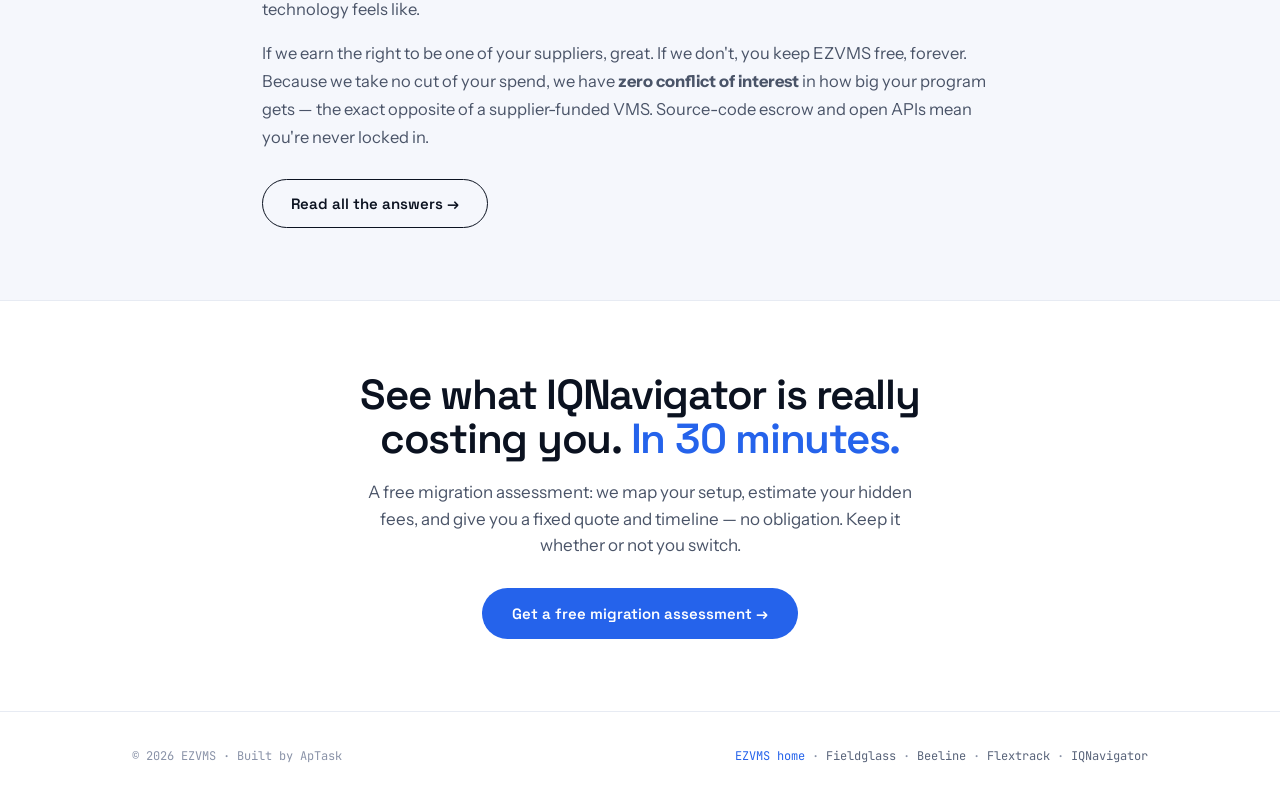
<file: newweb/switch/iqnavigator.html>
<!DOCTYPE html>
<html lang="en">
<head>
<meta charset="utf-8">
<meta name="viewport" content="width=device-width, initial-scale=1">
<title>Switch from IQNavigator to EZVMS — the free, AI-first VMS | IQNavigator replacement</title>
<meta name="description" content="Moving off IQNavigator? EZVMS is a 100% free, AI-first VMS from ApTask — no licensing fees, no percentage of spend, no conflict of interest. Free migration assessment.">
<link rel="preconnect" href="https://fonts.googleapis.com">
<link rel="preconnect" href="https://fonts.gstatic.com" crossorigin>
<link href="https://fonts.googleapis.com/css2?family=Space+Grotesk:wght@400;500;600;700&family=Instrument+Sans:ital,wght@0,400;0,500;0,600;1,400&family=JetBrains+Mono:wght@400;500;600&display=swap" rel="stylesheet">
<style>
:root{--accent:#2563EB;--accent-700:#1D4FD7;--accent-050:#EEF3FE;--ink:#0B1220;--text:#37415A;--text-2:#4A5468;--text-3:#59647A;--muted:#8A93A8;--faint:#A4AEC0;--bg:#FFFFFF;--panel:#F5F7FC;--line:#E2E8F1;--line-2:#E7EBF3;--line-blue:#C4D7F6;--line-blue-2:#B7CFF6;--green:#16A34A;--green-bg:#E7F6EE;--warn:#D97706;--r:12px;--r-md:14px;--r-lg:18px;--r-xl:24px;--r-pill:999px;--shadow-card:0 1px 2px rgba(11,18,32,.04),0 8px 24px -16px rgba(11,18,32,.18);--font-display:'Space Grotesk',sans-serif;--font-body:'Instrument Sans',sans-serif;--font-mono:'JetBrains Mono',monospace;}
*,*::before,*::after{box-sizing:border-box;}
html{scroll-behavior:smooth;}
body{margin:0;background:var(--bg);color:var(--ink);font-family:var(--font-body);-webkit-font-smoothing:antialiased;}
a{text-decoration:none;color:inherit;}
:focus-visible{outline:2px solid var(--accent);outline-offset:2px;border-radius:4px;}
.wrap{max-width:1080px;margin:0 auto;padding:0 32px;}
.eyebrow{font-family:var(--font-mono);font-size:12px;letter-spacing:.14em;color:var(--accent);margin-bottom:16px;}
h1,h2{font-family:var(--font-display);}
.h2{font-family:var(--font-display);font-weight:600;font-size:36px;line-height:1.08;letter-spacing:-0.03em;color:var(--ink);margin:0 0 28px;}
.cta-primary{background:var(--accent);color:#fff;font-family:var(--font-display);font-size:15px;font-weight:600;padding:15px 28px;border-radius:var(--r-pill);transition:transform .2s,background .2s;display:inline-block;}
.cta-primary:hover{transform:translateY(-2px);background:var(--accent-700);}
.cta-outline{border:1.5px solid var(--ink);color:var(--ink);font-family:var(--font-display);font-size:15px;font-weight:600;padding:14px 28px;border-radius:var(--r-pill);display:inline-block;transition:border-color .2s;}
.cta-outline:hover{border-color:var(--muted);}
/* nav */
.nav{position:sticky;top:0;z-index:50;background:rgba(255,255,255,.85);backdrop-filter:blur(12px);border-bottom:1px solid var(--line-2);}
.nav-in{max-width:1080px;margin:0 auto;display:flex;align-items:center;justify-content:space-between;padding:15px 32px;}
.nav-back{font-family:var(--font-mono);font-size:13px;color:var(--text-3);}
.nav-back:hover{color:var(--ink);}
/* comparison table */
.ctable{border:1px solid var(--line);border-radius:var(--r-md);overflow:hidden;margin-top:8px;}
.crow{display:grid;grid-template-columns:1.6fr 1fr 1fr;font-size:14.5px;border-bottom:1px solid var(--line-2);}
.crow:last-child{border-bottom:none;}
.crow.head{background:#fff;font-family:var(--font-mono);font-size:12px;letter-spacing:.06em;}
.ccell{padding:14px 22px;color:var(--text);}
.ccell.legacy{border-left:1px solid var(--line-2);color:var(--text-3);}
.ccell.legacy.hd{color:var(--warn);}
.ccell.ez{border-left:1px solid var(--line-blue);background:var(--accent-050);color:var(--accent);}
.ccell.ez.hd{color:var(--accent);}
.cdot{display:inline-block;width:6px;height:6px;border-radius:50%;background:var(--warn);margin-right:7px;vertical-align:1px;}
/* keep/gain */
.kg{display:grid;grid-template-columns:1fr 1fr;gap:16px;}
.kg-card{border:1px solid var(--line);border-radius:var(--r-md);padding:26px;background:#fff;}
.kg-card.gain{border-color:var(--line-blue-2);background:linear-gradient(180deg,var(--accent-050),#fff);}
.kg-h{font-family:var(--font-mono);font-size:11px;letter-spacing:.1em;text-transform:uppercase;margin-bottom:16px;}
.kg-h.keep{color:var(--text-3);}
.kg-h.gain{color:var(--accent);}
.bl-item{display:flex;gap:11px;align-items:flex-start;font-size:14.5px;color:var(--text);padding:8px 0;line-height:1.45;}
.bl-ic{flex:none;font-weight:600;}
.bl-item.keep .bl-ic{color:var(--muted);}
.bl-item.gain .bl-ic{color:var(--accent);}
/* savings band */
.save-band{background:var(--ink);border-radius:var(--r-xl);padding:48px;color:#fff;text-align:center;}
.save-band .num{font-family:var(--font-display);font-weight:700;font-size:58px;letter-spacing:-0.03em;color:#fff;line-height:1;}
.save-band .num span{color:#7FA8F4;}
.save-band p{color:#AEB8CC;font-size:16px;max-width:560px;margin:14px auto 0;line-height:1.6;}
/* migration */
.mtl{display:grid;grid-template-columns:repeat(4,1fr);gap:0;margin-top:8px;}
.mtl-step{position:relative;padding:0 16px;}
.mtl-node{width:32px;height:32px;border-radius:50%;background:#fff;border:2px solid var(--accent);color:var(--accent);display:flex;align-items:center;justify-content:center;font-family:var(--font-display);font-weight:700;font-size:13px;position:relative;z-index:2;}
.mtl-line{position:absolute;top:16px;left:50%;width:100%;height:2px;background:var(--line-blue);z-index:1;}
.mtl-step:last-child .mtl-line{display:none;}
.mtl-chip{font-family:var(--font-mono);font-size:10.5px;color:var(--accent);background:var(--accent-050);border-radius:var(--r-pill);padding:3px 9px;display:inline-block;margin:14px 0 8px;}
.mtl-t{font-family:var(--font-display);font-weight:600;font-size:15px;color:var(--ink);margin-bottom:5px;}
.mtl-d{font-size:13px;line-height:1.5;color:var(--text-3);}
.section{padding:72px 0;}
.section.alt{background:var(--panel);border-top:1px solid var(--line-2);border-bottom:1px solid var(--line-2);}
@media (max-width:760px){
  .crow{grid-template-columns:1fr;}.crow.head{display:none;}
  .ccell.lab{font-weight:600;color:var(--ink);border-top:1px solid var(--line);}
  .ccell.legacy,.ccell.ez{border-left:none;display:flex;justify-content:space-between;}
  .ccell.legacy::before{content:"IQNavigator";font-family:var(--font-mono);font-size:10px;color:var(--warn);}
  .ccell.ez::before{content:"EZVMS";font-family:var(--font-mono);font-size:10px;color:var(--accent);}
  .kg{grid-template-columns:1fr;}.mtl{grid-template-columns:1fr;gap:22px;}.mtl-line{display:none;}
  .h2{font-size:28px;}.save-band .num{font-size:42px;}
}
</style>
</head>
<body>

<header class="nav">
  <div class="nav-in">
    <a href="../index.html" style="font-family:var(--font-display);font-weight:700;font-size:20px;letter-spacing:-0.02em;color:var(--ink);">EZVMS</a>
    <div style="display:flex;align-items:center;gap:20px;">
      <a href="../index.html#compare" class="nav-back">compare all</a>
      <a href="../index.html#demo" class="cta-primary" style="padding:9px 18px;font-size:14px;">Free assessment</a>
    </div>
  </div>
</header>

<!-- HERO -->
<section class="section">
  <div class="wrap">
    <div class="eyebrow">// SWITCH FROM IQNAVIGATOR</div>
    <h1 style="font-family:var(--font-display);font-weight:700;font-size:54px;line-height:1.04;letter-spacing:-0.035em;color:var(--ink);margin:0 0 20px;max-width:840px;">Switching from IQNavigator to EZVMS.</h1>
    <p style="font-size:19px;line-height:1.55;color:var(--text);max-width:760px;margin:0 0 14px;font-weight:600;">You're going to migrate off legacy IQN no matter what — Beeline is sunsetting it onto their platform. The only question is where to. Migrate to a platform that's free, AI-first, and doesn't tax your spend. We even cover the migration assessment for free and cap migration cost at a fixed range.</p>
    <p style="font-size:16px;line-height:1.6;color:var(--text-3);max-width:760px;margin:0 0 32px;">IQNavigator accounts are already in 'we have to change platforms anyway' mode — the single most fertile switching moment there is. Your real choice: migrate to Beeline and keep paying supplier-funded fees, or migrate to something genuinely better.</p>
    <div style="display:flex;gap:14px;flex-wrap:wrap;">
      <a href="../index.html#demo" class="cta-primary">Get a free migration assessment →</a>
      <a href="../index.html#savings" class="cta-outline">See your savings</a>
    </div>
    <div style="display:flex;gap:12px;font-family:var(--font-display);font-size:13px;color:var(--muted);flex-wrap:wrap;margin-top:20px;">
      <span>$0 platform</span><span>·</span><span>no % of spend</span><span>·</span><span>source-code escrow</span><span>·</span><span>~30-day migration</span>
    </div>
  </div>
</section>

<!-- COMPARISON -->
<section class="section alt">
  <div class="wrap">
    <div class="eyebrow">// IQNAVIGATOR VS EZVMS</div>
    <h2 class="h2">A fair, head-to-head look.</h2>
    <div class="ctable">
      <div class="crow head"><div class="ccell lab"></div><div class="ccell legacy hd">IQNavigator</div><div class="ccell ez hd">EZVMS</div></div>
      <div class="crow"><div class="ccell lab">Annual licensing fees</div><div class="ccell legacy"><span class="cdot"></span>Charged</div><div class="ccell ez">Included</div></div>
<div class="crow"><div class="ccell lab">Percentage of your spend</div><div class="ccell legacy"><span class="cdot"></span>Supplier-funded %</div><div class="ccell ez">None</div></div>
<div class="crow"><div class="ccell lab">AI agents</div><div class="ccell legacy"><span class="cdot"></span>Not native</div><div class="ccell ez">AI-first / agentic</div></div>
<div class="crow"><div class="ccell lab">Open APIs</div><div class="ccell legacy"><span class="cdot"></span>Legacy</div><div class="ccell ez">Open, included</div></div>
<div class="crow"><div class="ccell lab">ERP / HRIS integrations</div><div class="ccell legacy"><span class="cdot"></span>Legacy</div><div class="ccell ez">Included</div></div>
<div class="crow"><div class="ccell lab">Implementation</div><div class="ccell legacy"><span class="cdot"></span>Forced migration underway</div><div class="ccell ez">Weeks, migration-assisted</div></div>
<div class="crow"><div class="ccell lab">Innovation cadence</div><div class="ccell legacy"><span class="cdot"></span>Sunset path</div><div class="ccell ez">Continuous</div></div>
<div class="crow"><div class="ccell lab">Source-code escrow</div><div class="ccell legacy"><span class="cdot"></span>Rare</div><div class="ccell ez">Available</div></div>
<div class="crow"><div class="ccell lab">Vendor lock-in</div><div class="ccell legacy"><span class="cdot"></span>High (forced path)</div><div class="ccell ez">No</div></div>
    </div>
    <p style="font-family:var(--font-mono);font-size:10.5px;color:var(--faint);margin-top:14px;line-height:1.5;max-width:760px;">Legacy values describe well-established commercial <em>models</em> and known industry patterns, framed qualitatively — not contract-specific claims about IQNavigator. Confirm specifics against your own agreement.</p>
  </div>
</section>

<!-- KEEP / GAIN -->
<section class="section">
  <div class="wrap">
    <div class="eyebrow">// WHAT YOU KEEP, WHAT YOU GAIN</div>
    <h2 class="h2">You lose nothing that matters. You gain the rest.</h2>
    <div class="kg">
      <div class="kg-card"><div class="kg-h keep">Everything you keep</div><div class="bl-item keep"><span class="bl-ic">→</span>Services procurement / SOW depth</div>
<div class="bl-item keep"><span class="bl-ic">→</span>Complex program support</div>
<div class="bl-item keep"><span class="bl-ic">→</span>Supplier management</div>
<div class="bl-item keep"><span class="bl-ic">→</span>Compliance &amp; controls</div>
<div class="bl-item keep"><span class="bl-ic">→</span>Historical data (we import it)</div>
<div class="bl-item keep"><span class="bl-ic">→</span>Enterprise scale</div></div>
      <div class="kg-card gain"><div class="kg-h gain">Everything you gain</div><div class="bl-item gain"><span class="bl-ic">✓</span>$0 platform &amp; all 8 AI agents</div>
<div class="bl-item gain"><span class="bl-ic">✓</span>A modern, AI-first destination — not another legacy hop</div>
<div class="bl-item gain"><span class="bl-ic">✓</span>No percentage of your spend</div>
<div class="bl-item gain"><span class="bl-ic">✓</span>Free assessment + capped migration cost</div>
<div class="bl-item gain"><span class="bl-ic">✓</span>Source-code escrow — no lock-in</div>
<div class="bl-item gain"><span class="bl-ic">✓</span>Live in ~30 days</div></div>
    </div>
  </div>
</section>

<!-- SAVINGS -->
<section class="section alt">
  <div class="wrap">
    <div class="save-band">
      <div class="eyebrow" style="color:#7FA8F4;justify-content:center;">// THE HIDDEN COST, MADE VISIBLE</div>
      <div class="num">~<span>$500k</span>/yr*</div>
      <p><strong style="color:#fff;">Illustrative example:</strong> if a $25M program were charged a 2% supplier-funded VMS fee, that would be about <strong style="color:#fff;">$500,000 a year</strong> — fees of this kind are typically paid out of supplier margin and recovered through your bill rates. On EZVMS that line is $0. Your actual numbers will differ — <a href="../index.html#savings" style="color:#9DBCF7;text-decoration:underline;">run your own →</a></p>
      <p style="color:#8A93A8;font-size:11.5px;margin-top:14px;font-family:var(--font-mono);">*Illustrative figure based on a 2% assumption — not a statement about any specific vendor's pricing.</p>
    </div>
  </div>
</section>

<!-- MIGRATION -->
<section class="section">
  <div class="wrap">
    <div class="eyebrow">// SWITCHING IS EASIER THAN STAYING</div>
    <h2 class="h2">From IQNavigator to live in ~30 days. We do the lifting.</h2>
    <div class="mtl">
      <div class="mtl-step"><div class="mtl-line"></div><div class="mtl-node">1</div><div class="mtl-chip">Day 0 · free</div><div class="mtl-t">Assess</div><div class="mtl-d">We map your IQNavigator suppliers, rate cards and approval chains and quote a fixed migration cost up front.</div></div>
      <div class="mtl-step"><div class="mtl-line"></div><div class="mtl-node">2</div><div class="mtl-chip">~1–2 weeks</div><div class="mtl-t">Migrate data</div><div class="mtl-d">We import your history, workers and configuration. You review and sign off — no open-ended bill.</div></div>
      <div class="mtl-step"><div class="mtl-line"></div><div class="mtl-node">3</div><div class="mtl-chip">~1 week</div><div class="mtl-t">Parallel run</div><div class="mtl-d">Run EZVMS alongside IQNavigator until your team is confident. No pressure to flip early.</div></div>
      <div class="mtl-step"><div class="mtl-node">4</div><div class="mtl-chip">Go live</div><div class="mtl-t">Cut over</div><div class="mtl-d">Switch over, with full data export available any time. Open APIs + escrow mean no lock-in.</div></div>
    </div>
  </div>
</section>

<!-- THE CATCH -->
<section class="section alt">
  <div class="wrap" style="max-width:820px;">
    <div class="eyebrow">// THE PART YOU'RE SKEPTICAL ABOUT</div>
    <h2 class="h2">If it's free, what's the catch?</h2>
    <p style="font-size:16.5px;line-height:1.7;color:var(--text-2);margin:0 0 16px;">There isn't one. EZVMS is free to use — no per-seat fees, no per-req fees, no percentage of your spend, ever. ApTask has been a staffing and workforce-solutions company for 16+ years; <strong>that's</strong> the revenue engine. EZVMS is how we show enterprises and MSPs what modern, AI-first workforce technology feels like.</p>
    <p style="font-size:16.5px;line-height:1.7;color:var(--text-2);margin:0 0 28px;">If we earn the right to be one of your suppliers, great. If we don't, you keep EZVMS free, forever. Because we take no cut of your spend, we have <strong>zero conflict of interest</strong> in how big your program gets — the exact opposite of a supplier-funded VMS. Source-code escrow and open APIs mean you're never locked in.</p>
    <a href="../index.html#faq" class="cta-outline">Read all the answers →</a>
  </div>
</section>

<!-- CTA -->
<section class="section">
  <div class="wrap" style="text-align:center;">
    <h2 style="font-family:var(--font-display);font-weight:600;font-size:42px;line-height:1.05;letter-spacing:-0.03em;color:var(--ink);margin:0 auto 18px;max-width:680px;">See what IQNavigator is really costing you. <span style="color:var(--accent);">In 30 minutes.</span></h2>
    <p style="font-size:17px;color:var(--text-2);max-width:560px;margin:0 auto 30px;line-height:1.55;">A free migration assessment: we map your setup, estimate your hidden fees, and give you a fixed quote and timeline — no obligation. Keep it whether or not you switch.</p>
    <a href="../index.html#demo" class="cta-primary" style="padding:16px 30px;">Get a free migration assessment →</a>
  </div>
</section>

<footer style="border-top:1px solid var(--line-2);background:#fff;">
  <div class="wrap" style="padding:36px 32px;display:flex;justify-content:space-between;flex-wrap:wrap;gap:12px;font-family:var(--font-mono);font-size:12px;color:var(--muted);">
    <span>© 2026 EZVMS · Built by ApTask</span>
    <span><a href="../index.html" style="color:var(--accent);">EZVMS home</a> · <a href="fieldglass.html" style="color:var(--text-3);">Fieldglass</a> · <a href="beeline.html" style="color:var(--text-3);">Beeline</a> · <a href="flextrack.html" style="color:var(--text-3);">Flextrack</a> · <a href="iqnavigator.html" style="color:var(--text-3);">IQNavigator</a></span>
  </div>
</footer>
<div class="powered-by-global" aria-label="Powered by Rexa and ApTask" style="position:fixed;right:18px;bottom:18px;z-index:9998;padding:11px 14px;border:1.5px solid rgba(11,18,32,.14);border-radius:999px;background:rgba(255,255,255,.86);box-shadow:0 12px 34px rgba(11,18,32,.12);backdrop-filter:blur(14px);font-family:var(--font-display,'Space Grotesk',sans-serif);font-size:13px;font-weight:600;color:var(--ink,#0B1220);letter-spacing:-.01em;">
  Powered by <a href="https://rexa.ai" target="_blank" rel="noopener noreferrer" style="color:var(--accent,#2563EB);">Rexa</a> and <a href="https://aptask.com" target="_blank" rel="noopener noreferrer" style="color:var(--accent,#2563EB);">ApTask</a>.
</div>
</body>
</html>
</file>
<file: codex/styles.css>
:root {
  --bg: #f2efe8;
  --ink: #12110f;
  --muted: #6d675d;
  --line: rgba(18, 17, 15, 0.14);
  --panel: #fffaf0;
  --carbon: #151716;
  --carbon-2: #22251f;
  --acid: #ccff00;
  --clay: #d45f37;
  --blue: #5a7dff;
  --shadow: 0 28px 90px rgba(18, 17, 15, 0.16);
}

*,
*::before,
*::after {
  box-sizing: border-box;
}

html {
  scroll-behavior: smooth;
}

body {
  margin: 0;
  color: var(--ink);
  background:
    radial-gradient(circle at 8% 10%, rgba(204, 255, 0, 0.18), transparent 24rem),
    radial-gradient(circle at 86% 18%, rgba(212, 95, 55, 0.16), transparent 26rem),
    linear-gradient(180deg, #f5f0e7 0%, #ece7dc 100%);
  font-family: "Archivo", sans-serif;
  -webkit-font-smoothing: antialiased;
  overflow-x: hidden;
}

body.modal-open {
  overflow: hidden;
}

a {
  color: inherit;
  text-decoration: none;
}

button,
input {
  font: inherit;
}

.noise {
  position: fixed;
  inset: 0;
  z-index: -1;
  pointer-events: none;
  opacity: 0.26;
  background-image: linear-gradient(90deg, rgba(18, 17, 15, 0.04) 1px, transparent 1px), linear-gradient(rgba(18, 17, 15, 0.035) 1px, transparent 1px);
  background-size: 42px 42px;
  mask-image: linear-gradient(to bottom, #000, transparent 86%);
}

.site-header {
  position: sticky;
  top: 0;
  z-index: 20;
  display: flex;
  align-items: center;
  justify-content: space-between;
  width: min(1180px, calc(100% - 32px));
  margin: 18px auto 0;
  padding: 10px 10px 10px 16px;
  border: 1px solid var(--line);
  border-radius: 999px;
  background: rgba(245, 240, 231, 0.78);
  backdrop-filter: blur(18px);
  box-shadow: 0 14px 50px rgba(18, 17, 15, 0.08);
}

.brand,
.header-left,
.nav-links,
.nav-panel,
.trust-strip,
.card-topline,
.metric-stack,
.footer,
.modal-aside {
  display: flex;
}

.brand {
  align-items: center;
  gap: 10px;
  font-weight: 900;
  letter-spacing: -0.04em;
}

.header-left {
  position: relative;
  align-items: center;
  gap: clamp(24px, 4vw, 56px);
}

.brand-mark {
  display: inline-grid;
  width: 38px;
  height: 38px;
  place-items: center;
  border-radius: 50%;
  color: var(--ink);
  background: var(--acid);
  font-family: "IBM Plex Mono", monospace;
  font-size: 12px;
  font-weight: 700;
  letter-spacing: -0.08em;
}

.nav-links,
.nav-panel {
  align-items: center;
  gap: 28px;
  color: var(--muted);
  font-family: "Archivo", sans-serif;
  font-size: 16px;
  font-weight: 900;
  letter-spacing: -0.035em;
}

.nav-panel {
  gap: 18px;
  margin-left: auto;
  font-size: 15px;
}

.mobile-only {
  display: none;
}

.nav-links a:hover,
.link-button:hover {
  color: var(--ink);
}

.link-button {
  border: 0;
  color: inherit;
  background: transparent;
  cursor: pointer;
}

.nav-cta,
.button {
  border: 0;
  cursor: pointer;
  transition: transform 180ms ease, box-shadow 180ms ease, background 180ms ease;
}

.nav-cta {
  padding: 12px 18px;
  border-radius: 999px;
  color: #f7f3ea;
  background: var(--ink);
  font-family: "Archivo", sans-serif;
  font-weight: 800;
}

.button {
  display: inline-flex;
  align-items: center;
  justify-content: center;
  min-height: 52px;
  padding: 0 24px;
  border-radius: 999px;
  font-weight: 900;
}

.button:hover,
.nav-cta:hover {
  transform: translateY(-2px);
}

.button-primary {
  color: var(--ink);
  background: var(--acid);
  box-shadow: 0 14px 38px rgba(121, 153, 0, 0.22);
}

.button-secondary {
  border: 1px solid var(--line);
  color: var(--ink);
  background: rgba(255, 250, 240, 0.54);
}

.nav-toggle {
  display: none;
}

.section-grid,
.section-pad,
.footer {
  width: min(1180px, calc(100% - 32px));
  margin: 0 auto;
}

.hero {
  display: grid;
  grid-template-columns: minmax(0, 1.05fr) minmax(360px, 0.95fr);
  gap: 58px;
  align-items: center;
  min-height: calc(100vh - 90px);
  padding: 82px 0 96px;
}

.hero-title {
  grid-column: 1 / -1;
  margin-bottom: -38px;
  text-align: center;
}

.eyebrow {
  margin: 0 0 18px;
  color: var(--clay);
  font-family: "IBM Plex Mono", monospace;
  font-size: 12px;
  font-weight: 700;
  letter-spacing: 0.16em;
}

h1,
h2,
h3,
p {
  margin-top: 0;
}

h1 {
  margin-bottom: 28px;
  font-size: min(clamp(4.2rem, 8.8vw, 9.8rem), calc((100vw - 32px) / 7.4));
  line-height: 0.86;
  letter-spacing: -0.078em;
}

h1 span {
  display: block;
}

h1 span:not(.line-wide) {
  white-space: nowrap;
}

h1 .line-wide {
  white-space: nowrap;
  color: var(--ink);
}

h1 span:not(.line-wide),
.cta-panel h2 span {
  color: var(--clay);
}

.hero-lede {
  margin-bottom: 8px;
  font-size: clamp(1.3rem, 2.3vw, 2rem);
  font-weight: 800;
  letter-spacing: -0.035em;
}

.hero-lede strong {
  color: var(--clay);
}

.hero-sub {
  max-width: 590px;
  margin-bottom: 28px;
  color: var(--muted);
  font-size: 18px;
  line-height: 1.6;
}

.hero-actions {
  display: flex;
  flex-wrap: wrap;
  gap: 12px;
  margin-bottom: 22px;
}

.hero-actions.center {
  justify-content: center;
}

.trust-strip {
  flex-wrap: wrap;
  gap: 10px;
  font-family: "Archivo", sans-serif;
  font-size: 15px;
  font-weight: 900;
  color: var(--ink);
  letter-spacing: -0.025em;
}

.trust-strip span {
  padding: 10px 14px;
  border: 1.5px solid rgba(18, 17, 15, 0.22);
  border-radius: 999px;
  background: rgba(255, 250, 240, 0.78);
  box-shadow: 0 8px 24px rgba(18, 17, 15, 0.07);
}

.hero-visual {
  position: relative;
  min-height: 570px;
}

.orb {
  position: absolute;
  border-radius: 999px;
  filter: blur(1px);
  animation: drift 7s ease-in-out infinite alternate;
}

.orb-one {
  top: 34px;
  right: 42px;
  width: 164px;
  height: 164px;
  background: var(--acid);
}

.orb-two {
  bottom: 48px;
  left: 8px;
  width: 128px;
  height: 128px;
  background: var(--clay);
  animation-delay: -2s;
}

.command-card {
  position: relative;
  z-index: 1;
  min-height: 520px;
  padding: 24px;
  border: 1px solid rgba(255, 250, 240, 0.16);
  border-radius: 42px;
  color: #f8f4e8;
  background:
    linear-gradient(135deg, rgba(204, 255, 0, 0.13), transparent 32%),
    linear-gradient(160deg, #151716 0%, #22251f 100%);
  box-shadow: var(--shadow);
  overflow: hidden;
}

.command-card::after {
  content: "";
  position: absolute;
  inset: 18px;
  border: 1px solid rgba(255, 250, 240, 0.11);
  border-radius: 30px;
  pointer-events: none;
}

.card-topline,
.metric-stack {
  justify-content: space-between;
  gap: 18px;
}

.card-topline {
  color: rgba(248, 244, 232, 0.66);
  font-family: "IBM Plex Mono", monospace;
  font-size: 12px;
}

.live-dot {
  color: var(--acid);
}

.live-dot::before {
  content: "";
  display: inline-block;
  width: 7px;
  height: 7px;
  margin-right: 7px;
  border-radius: 50%;
  background: var(--acid);
  box-shadow: 0 0 0 0 rgba(204, 255, 0, 0.55);
  animation: pulse 1.5s infinite;
}

.metric-stack {
  margin: 86px 0 54px;
}

.metric-value {
  display: block;
  font-size: clamp(4rem, 8vw, 7rem);
  font-weight: 900;
  line-height: 0.8;
  letter-spacing: -0.08em;
}

.metric-label {
  display: block;
  max-width: 160px;
  margin-top: 12px;
  color: rgba(248, 244, 232, 0.62);
  font-family: "IBM Plex Mono", monospace;
  font-size: 11px;
  line-height: 1.45;
}

.flow-lines {
  display: grid;
  gap: 12px;
  margin-bottom: 42px;
}

.flow-lines span {
  width: var(--w);
  height: 10px;
  border-radius: 999px;
  background: linear-gradient(90deg, var(--acid), rgba(204, 255, 0, 0.08));
  animation: lineGrow 1.6s cubic-bezier(0.19, 1, 0.22, 1) both;
}

.automation-feed {
  display: grid;
  gap: 10px;
}

.automation-feed p {
  display: flex;
  justify-content: space-between;
  margin: 0;
  padding: 14px 16px;
  border: 1px solid rgba(255, 250, 240, 0.12);
  border-radius: 18px;
  color: rgba(248, 244, 232, 0.82);
  background: rgba(255, 250, 240, 0.045);
  font-family: "IBM Plex Mono", monospace;
  font-size: 12px;
}

.automation-feed span {
  color: var(--acid);
}

.section-pad {
  padding: 104px 0;
}

.section-heading {
  max-width: 760px;
  margin-bottom: 42px;
}

.section-heading h2,
.split-heading h2,
.api-copy h2,
.cta-panel h2 {
  margin-bottom: 0;
  font-size: clamp(2.7rem, 5.3vw, 5.6rem);
  line-height: 0.9;
  letter-spacing: -0.075em;
}

.card-row {
  display: grid;
  grid-template-columns: repeat(4, 1fr);
  border: 1px solid var(--line);
  border-radius: 34px;
  overflow: hidden;
  background: rgba(255, 250, 240, 0.52);
}

.audience-card {
  min-height: 280px;
  padding: 28px;
  border-right: 1px solid var(--line);
  transition: background 200ms ease, transform 200ms ease;
}

.audience-card:last-child {
  border-right: 0;
}

.audience-card:hover {
  background: var(--panel);
  transform: translateY(-6px);
}

.audience-card span,
.price-kicker,
.badge {
  font-family: "IBM Plex Mono", monospace;
  font-size: 11px;
  font-weight: 700;
  letter-spacing: 0.12em;
}

.audience-card span {
  color: var(--clay);
}

.audience-card h3 {
  margin: 70px 0 12px;
  font-size: 26px;
  line-height: 1;
  letter-spacing: -0.05em;
}

.audience-card p,
.split-heading > p,
.api-copy p,
.cta-panel > p,
.footer p,
.price-card p {
  color: var(--muted);
  line-height: 1.6;
}

.dark-band {
  width: 100%;
  max-width: none;
  padding-right: max(16px, calc((100vw - 1180px) / 2));
  padding-left: max(16px, calc((100vw - 1180px) / 2));
  color: #f8f4e8;
  background: var(--carbon);
}

.dark-band .eyebrow,
.dark-band .api-tags span:nth-child(odd) {
  color: var(--acid);
}

.split-heading,
.api {
  display: grid;
  grid-template-columns: 1.05fr 0.95fr;
  gap: 54px;
  align-items: start;
}

.split-heading > p,
.api-copy p {
  margin: 48px 0 0;
  color: rgba(248, 244, 232, 0.7);
  font-size: 20px;
}

.agent-grid {
  display: grid;
  grid-template-columns: repeat(5, 1fr);
  gap: 1px;
  margin-top: 52px;
  background: rgba(248, 244, 232, 0.16);
  border: 1px solid rgba(248, 244, 232, 0.14);
  border-radius: 28px;
  overflow: hidden;
}

.agent-grid button {
  min-height: 132px;
  padding: 20px;
  border: 0;
  background: var(--carbon);
  color: rgba(248, 244, 232, 0.82);
  text-align: left;
  font-weight: 800;
  letter-spacing: -0.03em;
  cursor: help;
  transition: background 180ms ease, color 180ms ease;
}

.agent-grid button:hover,
.agent-grid button:focus-visible {
  color: #f8f4e8;
  background: #1d211b;
  outline: none;
}

.agent-tooltip {
  position: absolute;
  z-index: 80;
  width: min(330px, calc(100vw - 32px));
  padding: 16px 18px;
  border: 1px solid rgba(204, 255, 0, 0.28);
  border-radius: 18px;
  color: #f8f4e8;
  background: rgba(23, 25, 22, 0.96);
  box-shadow: 0 20px 60px rgba(0, 0, 0, 0.32);
  opacity: 0;
  pointer-events: none;
  transform: translateY(10px) scale(0.98);
  transition: opacity 160ms ease, transform 160ms ease;
  font-size: 14px;
  font-weight: 700;
  line-height: 1.45;
}

.agent-tooltip.show {
  opacity: 1;
  transform: translateY(0) scale(1);
}

.pricing-grid {
  display: grid;
  grid-template-columns: 1.1fr 0.9fr;
  gap: 18px;
}

.price-card {
  position: relative;
  padding: 36px;
  border: 1px solid var(--line);
  border-radius: 34px;
  background: rgba(255, 250, 240, 0.58);
  overflow: hidden;
}

.price-card.primary {
  background: var(--panel);
  box-shadow: var(--shadow);
}

.badge {
  position: absolute;
  top: 28px;
  right: 28px;
  padding: 8px 10px;
  border-radius: 999px;
  background: var(--acid);
}

.price-kicker {
  color: var(--clay);
}

.price-card h3 {
  margin-bottom: 18px;
  font-size: clamp(2.1rem, 4vw, 4rem);
  line-height: 0.92;
  letter-spacing: -0.07em;
}

.price-card h3 strong {
  color: var(--clay);
}

.price-card ul {
  display: grid;
  gap: 10px;
  padding: 0;
  margin: 28px 0 0;
  list-style: none;
}

.price-card li,
.why-grid span {
  position: relative;
  padding-left: 22px;
}

.price-card li::before,
.why-grid span::before {
  content: "";
  position: absolute;
  top: 0.55em;
  left: 0;
  width: 8px;
  height: 8px;
  border-radius: 50%;
  background: var(--clay);
}

.comparison-table {
  border: 1px solid var(--line);
  border-radius: 32px;
  background: rgba(255, 250, 240, 0.5);
  overflow: hidden;
}

.gallery .split-heading > p {
  color: var(--muted);
}

.gallery-shell {
  padding: 18px;
  border: 1px solid var(--line);
  border-radius: 42px;
  background:
    linear-gradient(135deg, rgba(255, 250, 240, 0.82), rgba(255, 250, 240, 0.44)),
    radial-gradient(circle at 90% 0%, rgba(204, 255, 0, 0.22), transparent 22rem);
  box-shadow: var(--shadow);
}

.gallery-topbar {
  display: flex;
  align-items: center;
  justify-content: space-between;
  gap: 16px;
  padding: 6px 8px 16px;
  color: var(--muted);
  font-family: "IBM Plex Mono", monospace;
  font-size: 12px;
}

.gallery-topbar div {
  display: flex;
  flex-wrap: wrap;
  justify-content: flex-end;
  gap: 8px;
}

.gallery-control {
  min-height: 36px;
  padding: 0 14px;
  border: 1px solid var(--line);
  border-radius: 999px;
  color: var(--ink);
  background: rgba(255, 250, 240, 0.72);
  cursor: pointer;
  font-weight: 900;
}

.gallery-control.primary {
  color: var(--ink);
  background: var(--acid);
  border-color: transparent;
}

.gallery-stage {
  position: relative;
  border-radius: 30px;
  background: var(--carbon);
  overflow: hidden;
}

.gallery-slide {
  position: relative;
  margin: 0;
  min-height: 420px;
}

.gallery-slide img {
  display: block;
  width: 100%;
  aspect-ratio: 16 / 9;
  object-fit: cover;
  object-position: top left;
}

.gallery-slide figcaption {
  position: absolute;
  left: 22px;
  bottom: 22px;
  display: flex;
  align-items: center;
  gap: 12px;
  max-width: calc(100% - 44px);
  padding: 12px 16px;
  border: 1px solid rgba(255, 250, 240, 0.18);
  border-radius: 999px;
  color: #f8f4e8;
  background: rgba(18, 17, 15, 0.74);
  backdrop-filter: blur(12px);
  box-shadow: 0 16px 42px rgba(0, 0, 0, 0.28);
}

.gallery-slide figcaption span {
  color: var(--acid);
  font-family: "IBM Plex Mono", monospace;
  font-size: 12px;
}

.gallery-slide figcaption strong {
  font-size: 15px;
  letter-spacing: -0.03em;
}

.gallery-loading {
  display: grid;
  min-height: 320px;
  place-items: center;
  margin: 0;
  color: rgba(248, 244, 232, 0.72);
  font-weight: 900;
}

.gallery-progress {
  height: 9px;
  margin: 14px 8px 4px;
  border-radius: 999px;
  background: rgba(18, 17, 15, 0.1);
  overflow: hidden;
}

.gallery-progress span {
  display: block;
  width: 0;
  height: 100%;
  border-radius: inherit;
  background: linear-gradient(90deg, var(--clay), var(--acid));
}

.table-head,
.table-row {
  display: grid;
  grid-template-columns: 1.25fr 1fr 1fr;
}

.table-head span,
.table-row span,
.table-row strong {
  padding: 20px 24px;
  border-right: 1px solid var(--line);
}

.table-head span:last-child,
.table-row strong {
  border-right: 0;
}

.table-head {
  color: var(--muted);
  background: rgba(18, 17, 15, 0.04);
  font-family: "IBM Plex Mono", monospace;
  font-size: 12px;
  text-transform: uppercase;
}

.table-row {
  border-top: 1px solid var(--line);
}

.table-row strong {
  color: var(--clay);
}

.api {
  align-items: center;
}

.api-tags {
  display: grid;
  grid-template-columns: repeat(2, 1fr);
  gap: 12px;
}

.api-tags span {
  min-height: 86px;
  padding: 20px;
  border: 1px solid rgba(248, 244, 232, 0.14);
  border-radius: 22px;
  background: rgba(255, 250, 240, 0.045);
  font-family: "IBM Plex Mono", monospace;
}

.why-grid {
  display: grid;
  grid-template-columns: repeat(3, 1fr);
  gap: 16px;
}

.why-grid span {
  padding: 22px 22px 22px 44px;
  border: 1px solid var(--line);
  border-radius: 999px;
  background: rgba(255, 250, 240, 0.46);
  font-weight: 800;
}

.why-grid span::before {
  top: 28px;
  left: 24px;
  background: var(--acid);
  box-shadow: 0 0 0 1px var(--ink);
}

.cta-panel {
  padding: clamp(42px, 8vw, 90px);
  border-radius: 46px;
  color: #f8f4e8;
  text-align: center;
  background:
    radial-gradient(circle at 15% 20%, rgba(204, 255, 0, 0.26), transparent 22rem),
    radial-gradient(circle at 85% 80%, rgba(212, 95, 55, 0.34), transparent 24rem),
    var(--carbon);
  box-shadow: var(--shadow);
}

.cta-panel h2 {
  max-width: 900px;
  margin: 0 auto 24px;
}

.cta-panel > p {
  max-width: 620px;
  margin: 0 auto 32px;
  color: rgba(248, 244, 232, 0.72);
  font-size: 19px;
}

.footer {
  align-items: start;
  justify-content: space-between;
  gap: 32px;
  padding: 56px 0 48px;
  border-top: 1px solid var(--line);
}

.footer h2 {
  margin-bottom: 10px;
  letter-spacing: -0.06em;
}

.footer p {
  max-width: 420px;
}

.footer nav {
  display: grid;
  grid-template-columns: repeat(2, max-content);
  gap: 12px 28px;
  color: var(--muted);
  font-family: "IBM Plex Mono", monospace;
  font-size: 12px;
}

.status {
  color: var(--clay);
  font-family: "IBM Plex Mono", monospace;
  font-size: 12px;
}

.powered-by {
  position: fixed;
  right: 18px;
  bottom: 18px;
  z-index: 18;
  padding: 11px 14px;
  border: 1.5px solid rgba(18, 17, 15, 0.18);
  border-radius: 999px;
  color: var(--ink);
  background: rgba(255, 250, 240, 0.82);
  box-shadow: 0 12px 34px rgba(18, 17, 15, 0.12);
  backdrop-filter: blur(14px);
  font-size: 13px;
  font-weight: 800;
  letter-spacing: -0.025em;
}

.powered-by a {
  color: var(--clay);
  text-decoration: none;
}

.powered-by a:hover {
  text-decoration: underline;
}

.modal {
  position: fixed;
  inset: 0;
  z-index: 50;
  display: none;
  align-items: center;
  justify-content: center;
  padding: 18px;
  background: rgba(18, 17, 15, 0.62);
  backdrop-filter: blur(12px);
}

.modal.open {
  display: flex;
}

.modal-card {
  position: relative;
  width: min(460px, 100%);
  border-radius: 32px;
  background: var(--panel);
  box-shadow: var(--shadow);
  overflow: hidden;
  animation: modalIn 220ms ease both;
}

.modal-card.wide {
  display: grid;
  grid-template-columns: 0.8fr 1.2fr;
  width: min(940px, 100%);
}

.modal-close {
  position: absolute;
  top: 16px;
  right: 16px;
  z-index: 2;
  width: 38px;
  height: 38px;
  border: 0;
  border-radius: 50%;
  background: rgba(18, 17, 15, 0.1);
  cursor: pointer;
}

.modal-aside {
  flex-direction: column;
  gap: 14px;
  padding: 36px;
  color: #f8f4e8;
  background: var(--carbon);
}

.modal-aside h2,
.modal-form h2,
.modal-success h2 {
  margin: 0;
  font-size: 34px;
  line-height: 0.95;
  letter-spacing: -0.06em;
}

.modal-aside p,
.modal-note {
  color: rgba(248, 244, 232, 0.68);
  line-height: 1.5;
}

.modal-form,
.modal-success {
  display: grid;
  gap: 16px;
  padding: 42px;
}

.modal-form p {
  margin: 0;
  color: var(--muted);
}

.modal-form label {
  display: grid;
  gap: 7px;
  color: var(--muted);
  font-size: 13px;
  font-weight: 800;
}

.modal-form input {
  width: 100%;
  min-height: 48px;
  padding: 0 14px;
  border: 1px solid var(--line);
  border-radius: 14px;
  color: var(--ink);
  background: rgba(255, 255, 255, 0.48);
}

.slot-grid {
  display: grid;
  grid-template-columns: repeat(2, 1fr);
  gap: 10px;
}

.slot-grid button {
  min-height: 46px;
  border: 1px solid var(--line);
  border-radius: 999px;
  background: rgba(255, 255, 255, 0.5);
  cursor: pointer;
}

.slot-grid button.selected {
  color: var(--ink);
  background: var(--acid);
}

.modal-success {
  align-content: center;
  text-align: center;
}

.modal-note {
  margin: 0;
  color: var(--muted);
  font-family: "IBM Plex Mono", monospace;
  font-size: 11px;
}

.reveal {
  opacity: 0;
  transform: translateY(28px);
  transition: opacity 700ms ease, transform 700ms cubic-bezier(0.19, 1, 0.22, 1);
}

.reveal.in-view {
  opacity: 1;
  transform: none;
}

.delay-1 {
  transition-delay: 100ms;
}

.delay-2 {
  transition-delay: 180ms;
}

.delay-3 {
  transition-delay: 260ms;
}

@keyframes drift {
  to {
    transform: translate3d(18px, -24px, 0) scale(1.05);
  }
}

@keyframes pulse {
  70% {
    box-shadow: 0 0 0 12px rgba(204, 255, 0, 0);
  }
}

@keyframes lineGrow {
  from {
    width: 0;
  }
}

@keyframes modalIn {
  from {
    opacity: 0;
    transform: translateY(12px) scale(0.98);
  }
}

@keyframes galleryProgress {
  from {
    width: 0;
  }

  to {
    width: 100%;
  }
}

@media (max-width: 1120px) {
  .site-header {
    width: min(100% - 24px, 1180px);
  }

  .header-left {
    gap: 24px;
  }

  .nav-links {
    gap: 18px;
    font-size: 14px;
  }

  .nav-panel {
    gap: 12px;
  }

  .nav-cta {
    padding-right: 14px;
    padding-left: 14px;
  }
}

@media (max-width: 980px) {
  .nav-toggle {
    display: grid;
    gap: 5px;
    width: 42px;
    height: 42px;
    place-content: center;
    border: 0;
    border-radius: 50%;
    background: var(--ink);
    cursor: pointer;
  }

  .nav-toggle span {
    width: 18px;
    height: 2px;
    background: #fffaf0;
  }

  .nav-panel {
    position: absolute;
    top: calc(100% + 10px);
    right: 0;
    display: none;
    width: min(320px, calc(100vw - 32px));
    padding: 18px;
    border: 1px solid var(--line);
    border-radius: 24px;
    background: var(--panel);
    box-shadow: var(--shadow);
  }

  .nav-links {
    display: none;
  }

  .nav-panel.open {
    display: grid;
  }

  .nav-panel .mobile-only {
    display: inline;
  }

  .hero,
  .split-heading,
  .api,
  .pricing-grid,
  .modal-card.wide {
    grid-template-columns: 1fr;
  }

  .hero {
    min-height: auto;
    padding-top: 68px;
  }

  .hero-title {
    margin-bottom: -12px;
  }

  h1 {
    font-size: min(clamp(3.6rem, 11.5vw, 7.2rem), calc((100vw - 32px) / 7.3));
    line-height: 0.88;
    letter-spacing: -0.07em;
  }

  .hero-visual {
    min-height: auto;
  }

  .card-row,
  .agent-grid,
  .why-grid {
    grid-template-columns: repeat(2, 1fr);
  }

  .audience-card:nth-child(2) {
    border-right: 0;
  }

  .audience-card:nth-child(1),
  .audience-card:nth-child(2) {
    border-bottom: 1px solid var(--line);
  }
}

@media (max-width: 640px) {
  .section-grid,
  .section-pad,
  .footer {
    width: min(100% - 24px, 1180px);
  }

  .site-header {
    width: calc(100% - 24px);
  }

  .hero {
    gap: 34px;
    padding-bottom: 70px;
  }

  h1 {
    font-size: min(clamp(2.8rem, 13.2vw, 5.2rem), calc((100vw - 24px) / 7.1));
    line-height: 0.92;
    letter-spacing: -0.06em;
  }

  h1 .line-wide {
    white-space: nowrap;
    font-size: 1em;
  }

  h1 span:not(.line-wide) {
    white-space: normal;
  }

  .command-card {
    min-height: 440px;
    border-radius: 28px;
    padding: 20px;
  }

  .metric-stack,
  .card-row,
  .agent-grid,
  .why-grid,
  .table-head,
  .table-row,
  .api-tags,
  .footer {
    grid-template-columns: 1fr;
  }

  .metric-stack,
  .footer {
    display: grid;
  }

  .audience-card,
  .audience-card:nth-child(2) {
    border-right: 0;
    border-bottom: 1px solid var(--line);
  }

  .audience-card:last-child {
    border-bottom: 0;
  }

  .agent-grid button {
    min-height: 92px;
  }

  .gallery-shell {
    padding: 10px;
    border-radius: 28px;
  }

  .gallery-topbar {
    align-items: flex-start;
  }

  .gallery-control {
    min-height: 34px;
    padding: 0 11px;
    font-size: 12px;
  }

  .gallery-stage {
    border-radius: 22px;
  }

  .gallery-slide {
    min-height: 240px;
  }

  .gallery-slide figcaption {
    right: 12px;
    bottom: 12px;
    left: 12px;
    border-radius: 18px;
  }

  .table-head span,
  .table-row span,
  .table-row strong {
    border-right: 0;
  }

  .table-head span:first-child {
    display: none;
  }

  .table-row {
    gap: 0;
  }

  .modal-form,
  .modal-success,
  .modal-aside {
    padding: 30px 22px;
  }

  .slot-grid {
    grid-template-columns: 1fr;
  }

  .powered-by {
    right: 12px;
    bottom: 12px;
    max-width: calc(100vw - 24px);
    font-size: 12px;
  }
}

@media (max-width: 420px) {
  .brand {
    font-size: 15px;
  }

  .brand-mark {
    width: 34px;
    height: 34px;
  }

  h1 {
    font-size: min(3.85rem, calc((100vw - 24px) / 6.95));
    letter-spacing: -0.052em;
  }

  .hero-lede {
    font-size: 1.22rem;
  }

  .hero-sub {
    font-size: 16px;
  }

  .metric-value {
    font-size: clamp(3.1rem, 18vw, 4.4rem);
  }

  .automation-feed p {
    display: grid;
    gap: 8px;
  }

  .button {
    width: 100%;
  }
}

@media (prefers-reduced-motion: reduce) {
  *,
  *::before,
  *::after {
    scroll-behavior: auto !important;
    animation-duration: 1ms !important;
    transition-duration: 1ms !important;
  }
}
</file>
